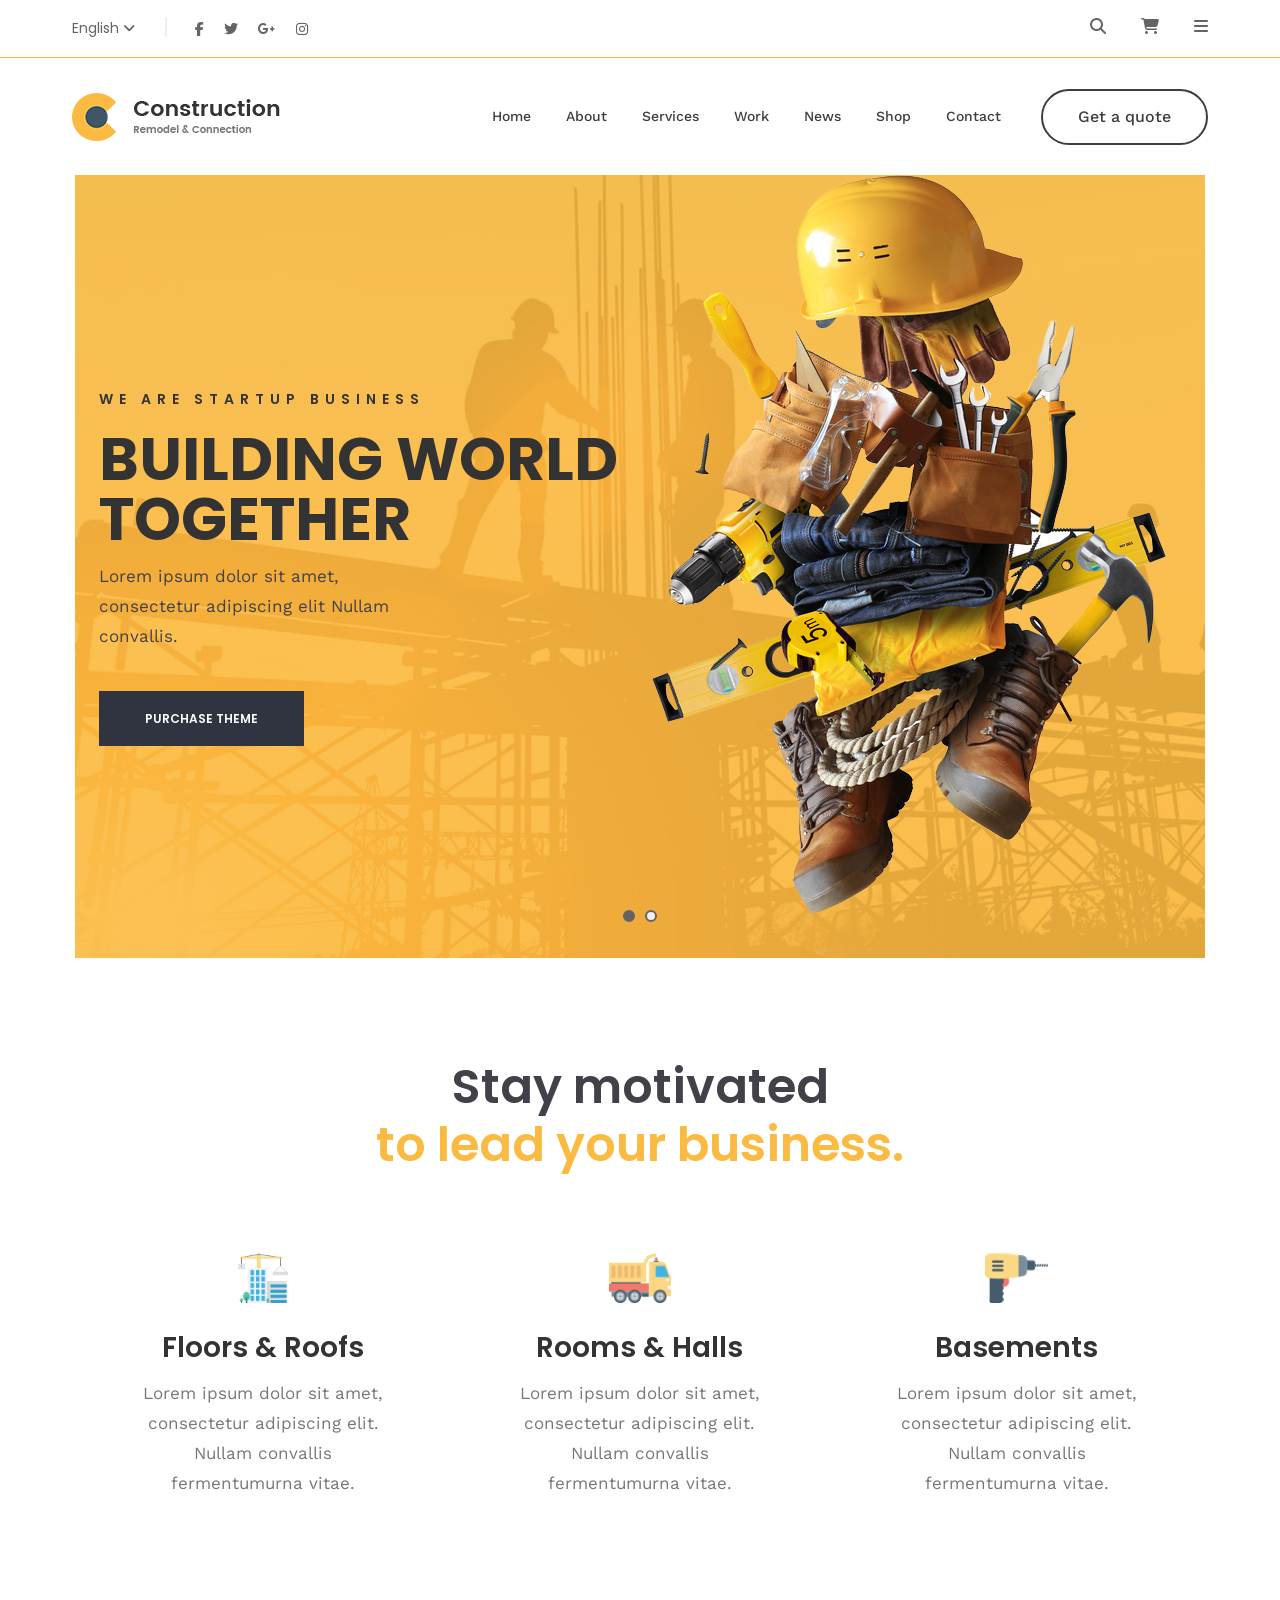
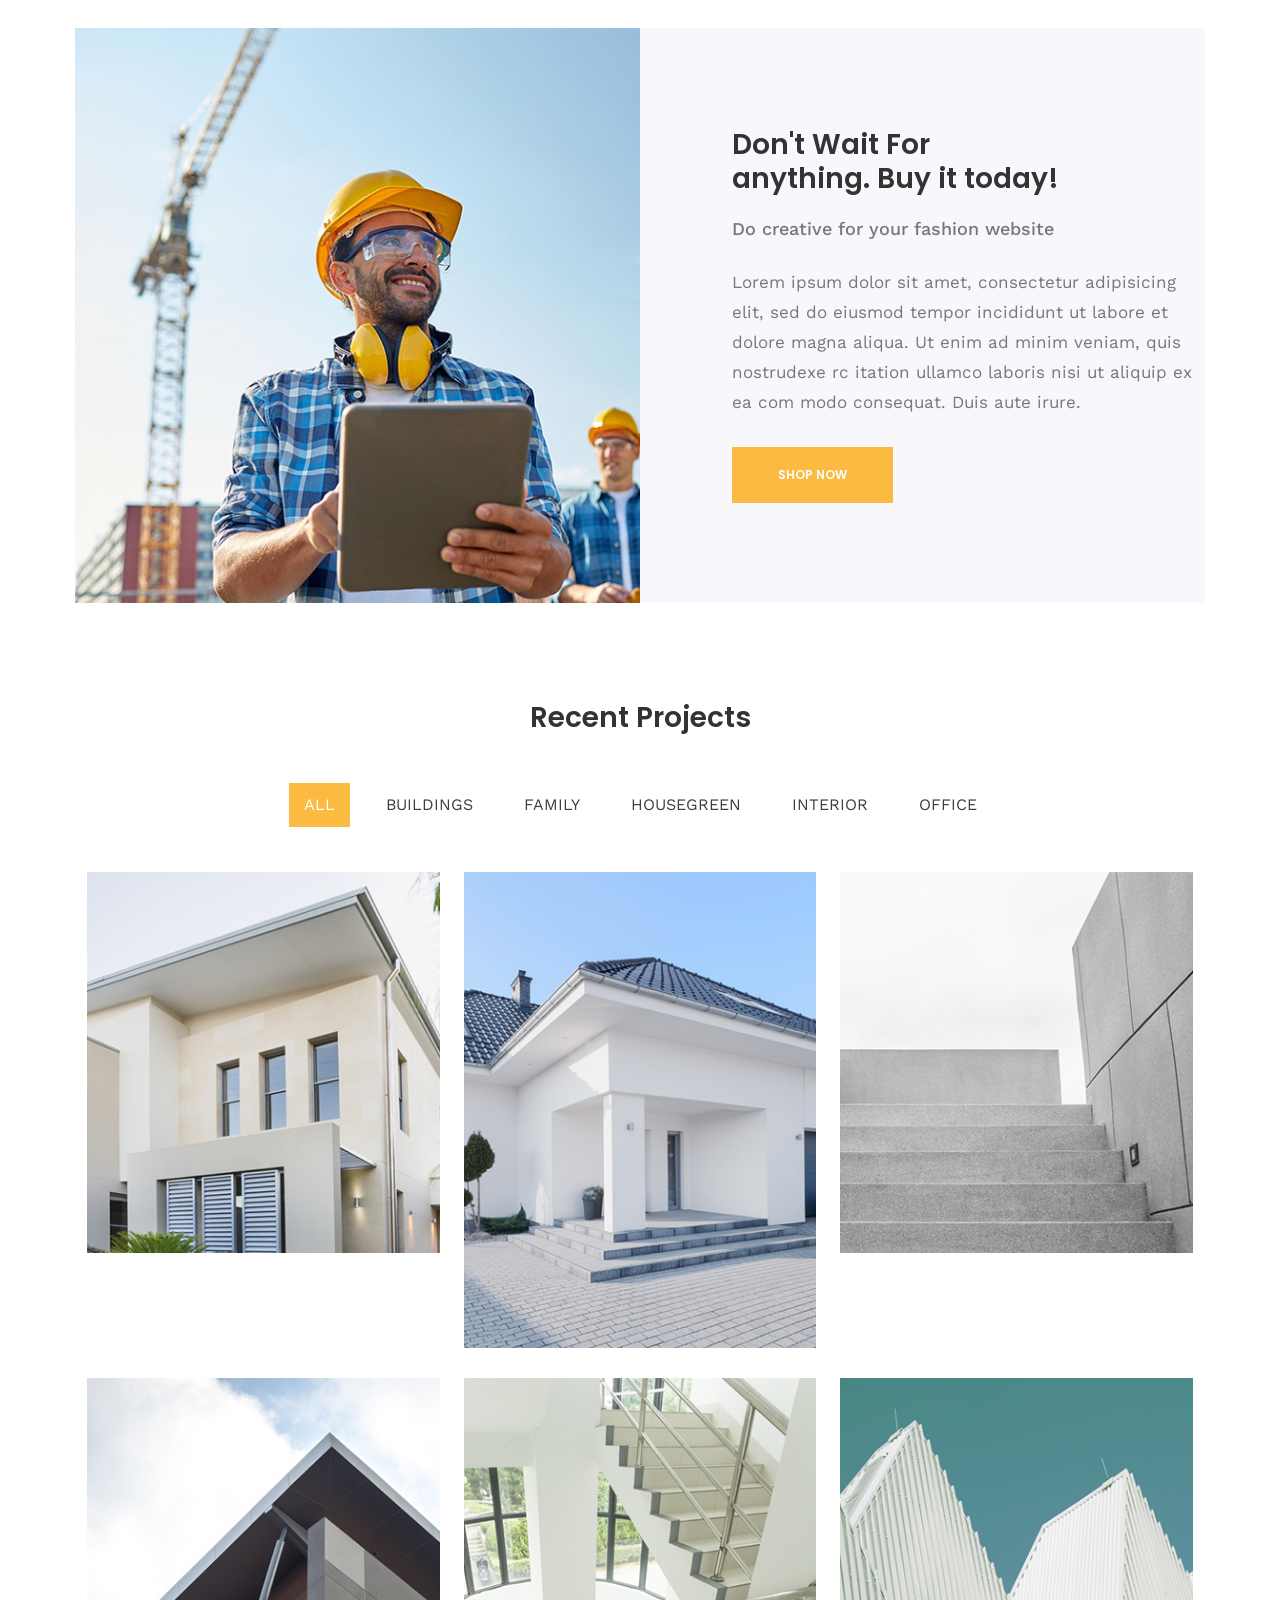
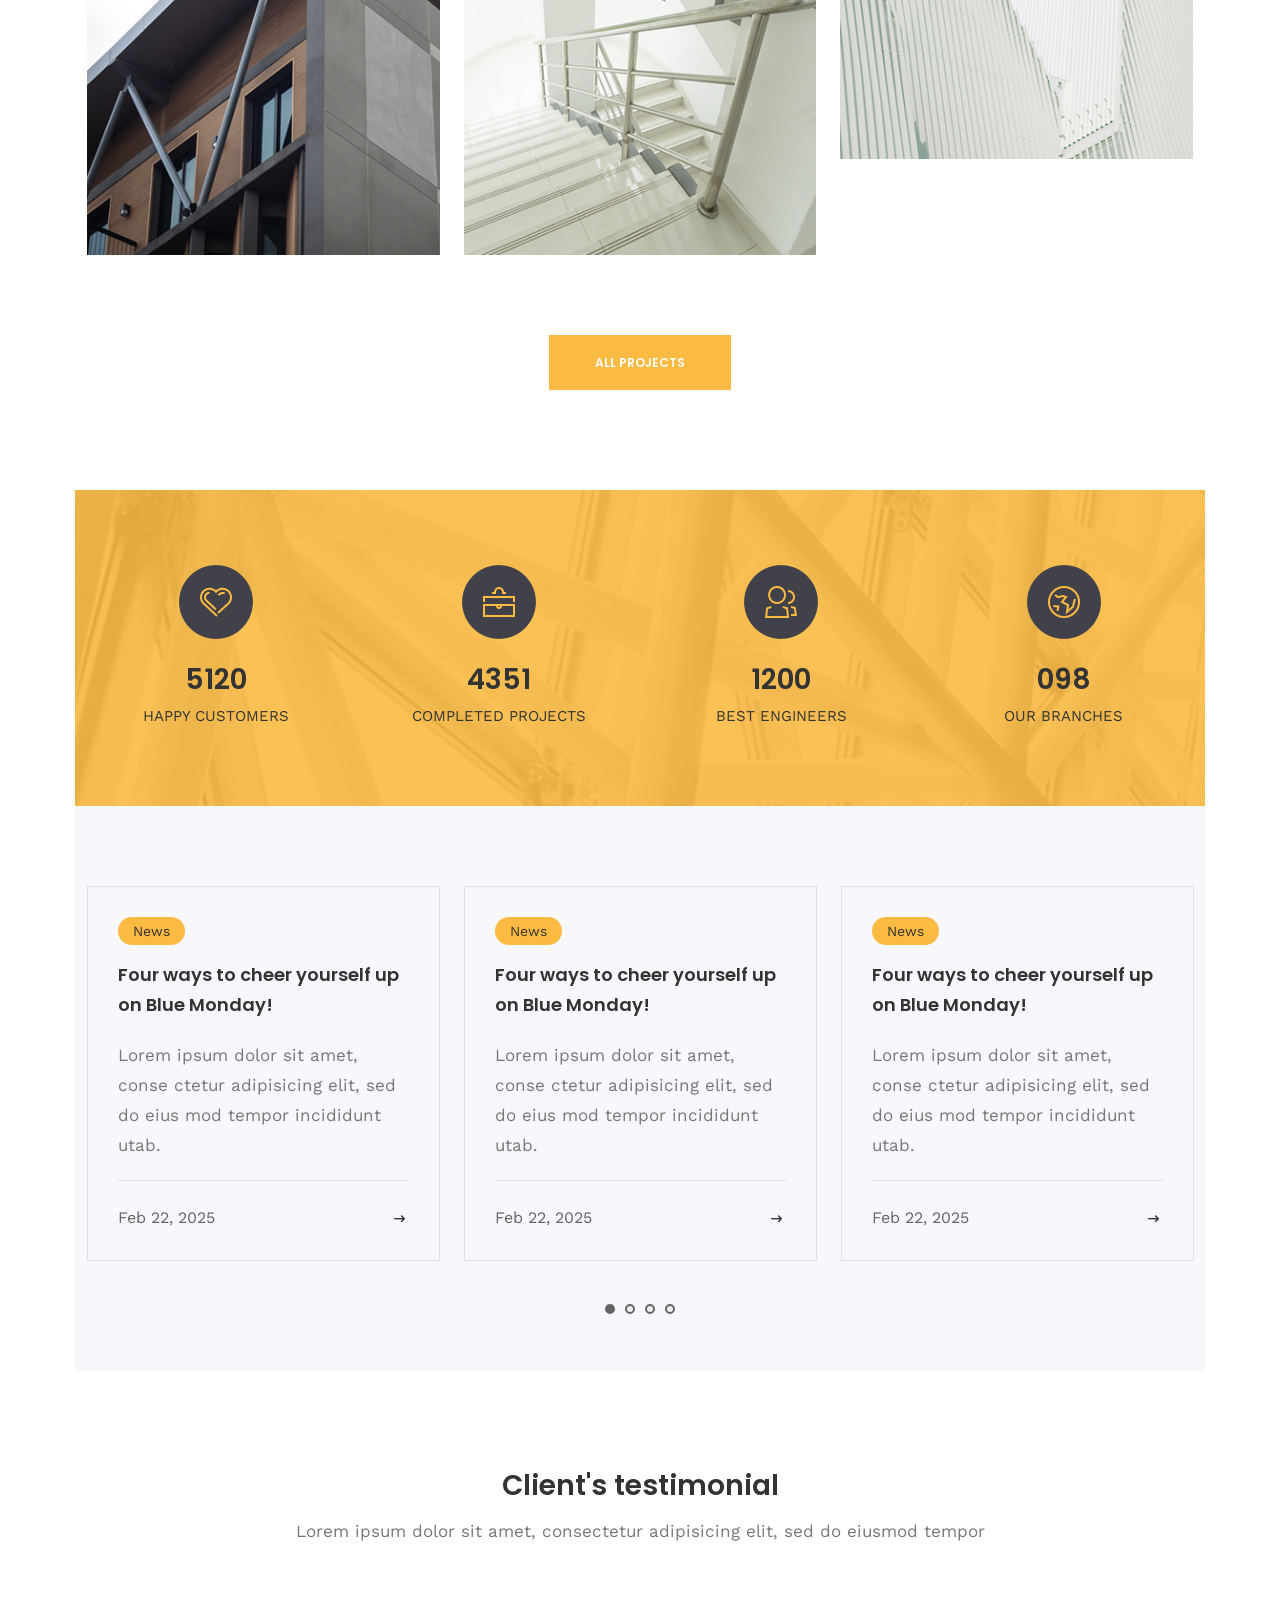
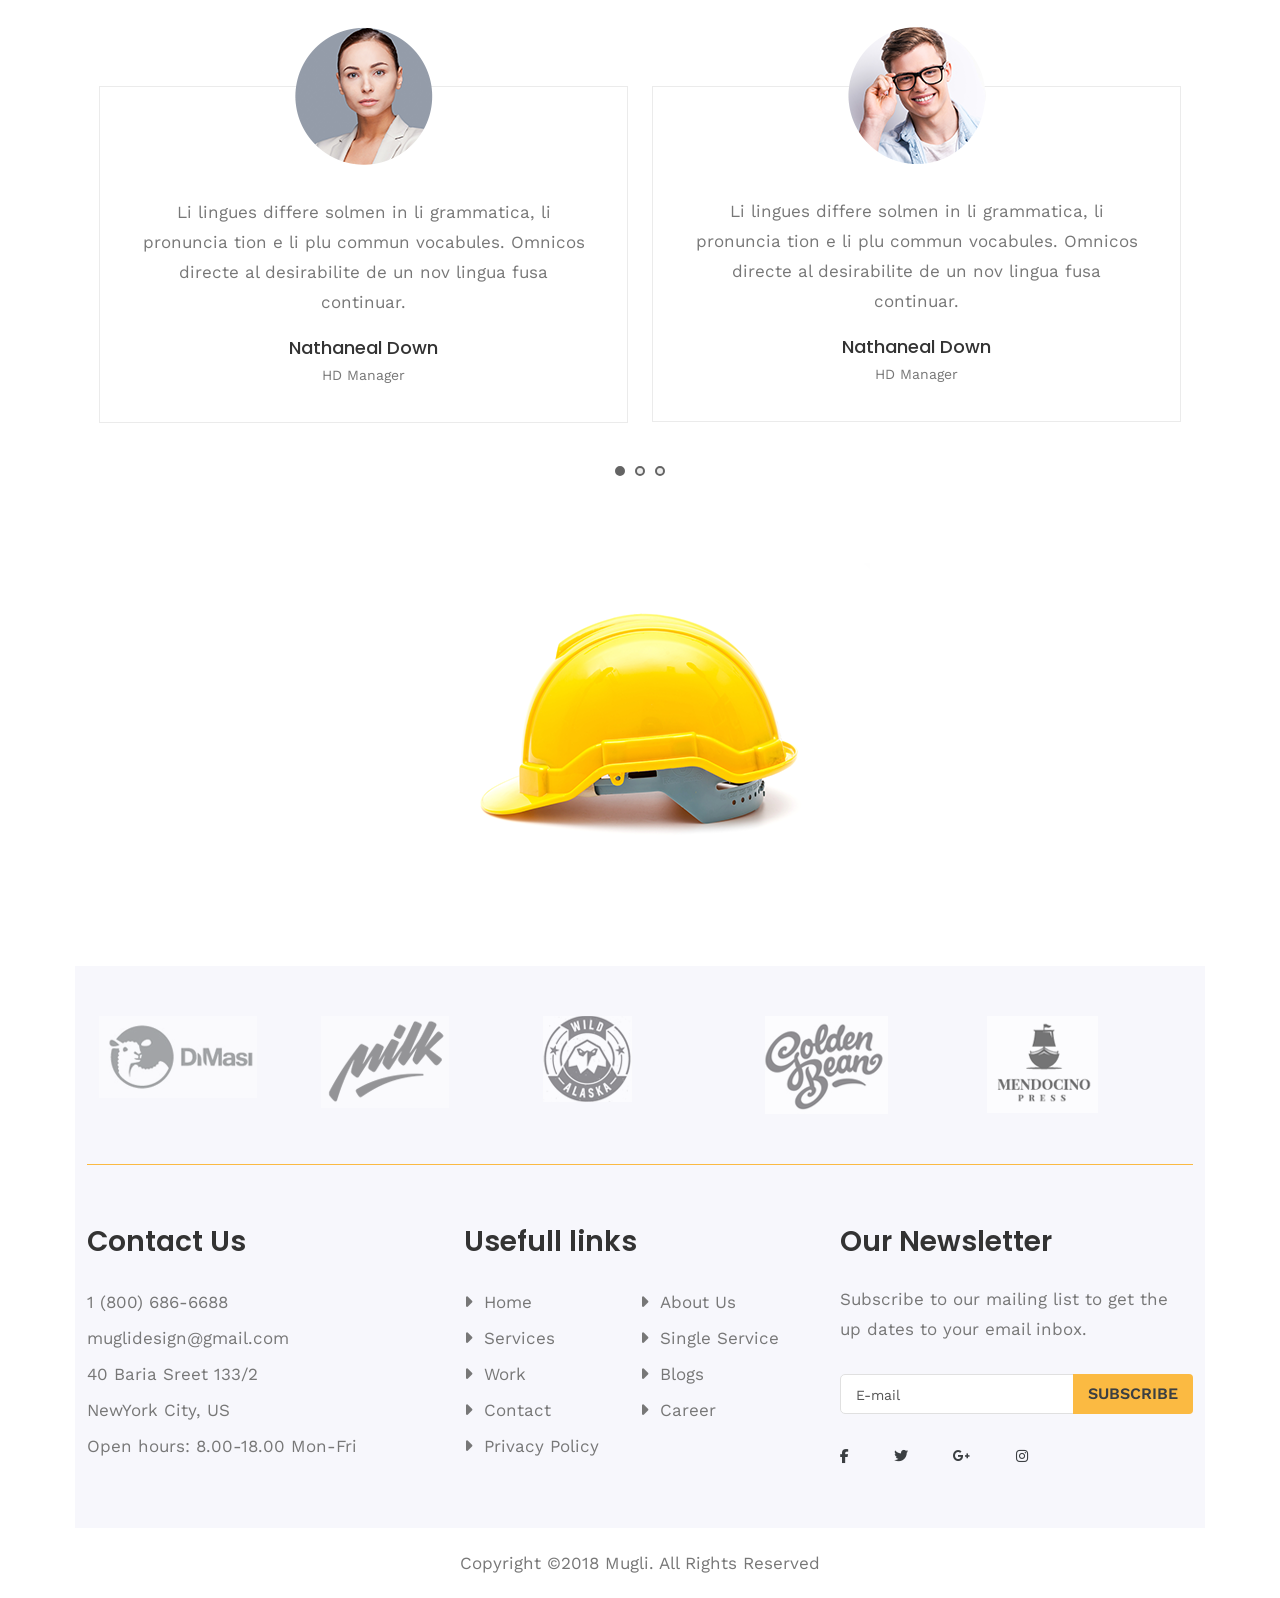
<file: index.html>
<!DOCTYPE html>
<html lang="zxx">
  <head>
    <meta charset="UTF-8" />
    <meta name="viewport" content="width=device-width, initial-scale=1.0" />
    <title>Constraction Project</title>
    <link rel="shortcut icon" href="favicon.ico" type="image/x-icon" />
    <link rel="stylesheet" href="css/bootstrap.min.css" />
    <link rel="stylesheet" href="https://cdnjs.cloudflare.com/ajax/libs/font-awesome/6.7.2/css/all.min.css" />
    <link rel="stylesheet" href="css/slick.css" />
    <link rel="stylesheet" href="css/meanmenu.css" />
    <link rel="stylesheet" href="css/magnific-popup.css" />
    <link rel="stylesheet" href="css/default.css" />
    <link rel="stylesheet" href="css/style.css" />
    <link rel="stylesheet" href="css/responsive.css" />
  </head>
  <body>
    <header>
      <!-- Top Header Section -->
      <div class="header-top-area pl-60 pr-60">
        <div class="container-fluid">
          <div class="row">
            <div class="col-xl-6 col-lg-6 col-md-6 col-6 d-flex align-items-center">
              <div class="language">
                <ul>
                  <li>
                    <a href="#">
                      English
                      <i class="fa-solid fa-angle-down"></i>
                    </a>
                    <ul>
                      <li><a href="#">Arabic</a></li>
                      <li><a href="#">Bangla</a></li>
                      <li><a href="#">Turkie</a></li>
                      <li><a href="#">German</a></li>
                      <li><a href="#">China</a></li>
                      <li><a href="#">Deutch</a></li>
                    </ul>
                  </li>
                </ul>
              </div>
              <div class="social-icon d-none d-md-block">
                <a href="#"><i class="fa-brands fa-facebook-f"></i></a>
                <a href="#"><i class="fa-brands fa-twitter"></i></a>
                <a href="#"><i class="fa-brands fa-google-plus-g"></i></a>
                <a href="#"><i class="fa-brands fa-instagram"></i></a>
              </div>
            </div>
            <div class="col-xl-6 col-lg-6 col-md-6 col-6">
              <div class="header-right f-right">
                <ul>
                  <li>
                    <a href="#"><i class="fa-solid fa-magnifying-glass"></i></a>
                    <div class="search-form">
                      <form action="#">
                        <input placeholder="Search" type="text" />
                        <button><i class="fa-solid fa-magnifying-glass"></i></button>
                      </form>
                    </div>
                  </li>
                  <li>
                    <a href="#"><i class="fa-solid fa-cart-shopping"></i></a>
                  </li>
                  <li>
                    <a class="info-bar" href="#"><i class="fa-solid fa-bars"></i></a>
                  </li>
                </ul>
              </div>
            </div>
          </div>
        </div>
      </div>
      <div class="extra-info">
        <div class="close-icon">
          <button><i class="fa-solid fa-xmark"></i></button>
        </div>
        <p>Lorem ipsum dolor sit amet, consectetur adipisicing elit, sed do eiusmod tempor incididunt ut labore et dolore magna aliqua. Ut enim ad minim veniam, quis nostrudexe rc itation ullamco laboris nisi ut aliquip ex ea com modo consequat. Duis aute irure.</p>
        <div class="instagram">
          <a href="#"><img src="img/insta/insta1.jpg" alt="" /></a>
          <a href="#"><img src="img/insta/insta2.jpg" alt="" /></a>
          <a href="#"><img src="img/insta/insta3.jpg" alt="" /></a>
          <a href="#"><img src="img/insta/insta4.jpg" alt="" /></a>
          <a href="#"><img src="img/insta/insta1.jpg" alt="" /></a>
          <a href="#"><img src="img/insta/insta2.jpg" alt="" /></a>
        </div>
        <div class="social-link-right mt-30">
          <a href="#"><i class="fa-brands fa-facebook-f"></i></a>
          <a href="#"><i class="fa-brands fa-twitter"></i></a>
          <a href="#"><i class="fa-brands fa-google-plus-g"></i></a>
          <a href="#"><i class="fa-brands fa-instagram"></i></a>
        </div>
      </div>

      <!-- Bottom Header Section -->
      <div class="header-bottom-area pl-60 pr-60">
        <div class="container-fluid">
          <div class="row align-items-center">
            <div class="col-xl-3 col-lg-3">
              <div class="logo">
                <a href="index.html"><img src="img/logo/logo.png" alt="" /></a>
              </div>
            </div>
            <div class="col-xl-9 col-lg-9">
              <div class="header-button f-right d-none d-lg-block">
                <a href="#">Get a quote</a>
              </div>
              <div class="main-menu f-right">
                <nav id="mobile-menu">
                  <ul>
                    <li>
                      <a href="index.html">Home</a>
                      <ul class="submenu">
                        <li>
                          <a href="index-2.html">Home v2</a>
                        </li>
                        <li><a href="index-3.html">Home v3</a></li>
                      </ul>
                    </li>
                    <li><a href="about.html">About</a></li>
                    <li><a href="services.html">Services</a></li>
                    <li>
                      <a href="work.html">Work</a>
                      <ul class="submenu">
                        <li>
                          <a href="work-details.html">Work Details</a>
                        </li>
                      </ul>
                    </li>
                    <li>
                      <a href="news.html">News</a>
                      <ul class="submenu">
                        <li>
                          <a href="news-details.html">News Details</a>
                        </li>
                        <li><a href="news-sidebar.html">News Sidebar</a></li>
                      </ul>
                    </li>
                    <li>
                      <a href="shop.html">Shop</a>
                      <ul class="submenu">
                        <li>
                          <a href="shop.html">Product Page</a>
                        </li>
                        <li><a href="product-details.html">Product Details</a></li>
                        <li><a href="cart.html">Cart Page</a></li>
                      </ul>
                    </li>
                    <li><a href="contact.html">Contact</a></li>
                  </ul>
                </nav>
              </div>
              <div class="mobile-menu"></div>
            </div>
          </div>
        </div>
      </div>
    </header>

    <!-- Slider Start -->
    <div class="wrapper-box pl-75 pr-75">
      <div class="slider-area">
        <div class="slider-active">
          <div class="single-slider slider-height d-flex align-items-center" style="background-image: url(img/slider/slider1.jpg)">
            <div class="container">
              <div class="row">
                <div class="col-xl-6 col-lg-7 col-md-12 d-flex align-items-center">
                  <div class="slider-content">
                    <span>We are startup business</span>
                    <h1>BUILDING WORLD TOGETHER</h1>
                    <p>Lorem ipsum dolor sit amet, consectetur adipiscing elit Nullam convallis.</p>
                    <a class="btn" href="#">purchase theme</a>
                  </div>
                </div>
                <div class="col-xl-6 col-lg-5 d-none d-lg-block">
                  <div class="slide-img">
                    <img src="img/slider/slide.png" alt="" />
                  </div>
                </div>
              </div>
            </div>
          </div>
          <div class="single-slider slider-height d-flex align-items-center" style="background-image: url(img/slider/slider1.jpg)">
            <div class="container">
              <div class="row">
                <div class="col-xl-6 col-lg-7 col-md-12 d-flex align-items-center">
                  <div class="slider-content">
                    <span>We are startup business</span>
                    <h1>BUILDING WORLD TOGETHER</h1>
                    <p>Lorem ipsum dolor sit amet, consectetur adipiscing elit Nullam convallis.</p>
                    <a class="btn" href="#">purchase theme</a>
                  </div>
                </div>
                <div class="col-xl-6 col-lg-5 d-none d-lg-block">
                  <div class="slide-img">
                    <img src="img/slider/slide.png" alt="" />
                  </div>
                </div>
              </div>
            </div>
          </div>
        </div>
      </div>

      <div class="features-area pt-100 pb-100">
        <div class="container">
          <div class="row">
            <div class="col-xl-12">
              <div class="features-title text-center mb-80">
                <h2>
                  Stay motivated
                  <br />
                  <span>to lead your business.</span>
                </h2>
              </div>
            </div>
          </div>
          <div class="row">
            <div class="col-xl-4 col-lg-4 col-md-4">
              <div class="single-feature text-center mb-30">
                <img src="img/icon/icon1.png" alt="" />
                <h2>Floors & Roofs</h2>
                <p>Lorem ipsum dolor sit amet, consectetur adipiscing elit. Nullam convallis fermentumurna vitae.</p>
              </div>
            </div>
            <div class="col-xl-4 col-lg-4 col-md-4">
              <div class="single-feature text-center mb-30">
                <img src="img/icon/icon2.png" alt="" />
                <h2>Rooms & Halls</h2>
                <p>Lorem ipsum dolor sit amet, consectetur adipiscing elit. Nullam convallis fermentumurna vitae.</p>
              </div>
            </div>
            <div class="col-xl-4 col-lg-4 col-md-4">
              <div class="single-feature text-center mb-30">
                <img src="img/icon/icon3.png" alt="" />
                <h2>Basements</h2>
                <p>Lorem ipsum dolor sit amet, consectetur adipiscing elit. Nullam convallis fermentumurna vitae.</p>
              </div>
            </div>
          </div>
        </div>
      </div>
      <!-- Buy Area -->
      <div class="promotion-area gray-bg">
        <div class="promotion-img d-none d-md-block" style="background-image: url(img/hero.jpg)"></div>
        <div class="container">
          <div class="row">
            <div class="col-xl-6 offset-xl-6 col-lg-6 offset-lg-6 col-md-6 offset-md-6">
              <div class="promotion-text pt-100 pb-100 pl-80">
                <h3>
                  Don't Wait For
                  <br />
                  anything. Buy it today!
                </h3>
                <span>Do creative for your fashion website</span>
                <p>Lorem ipsum dolor sit amet, consectetur adipisicing elit, sed do eiusmod tempor incididunt ut labore et dolore magna aliqua. Ut enim ad minim veniam, quis nostrudexe rc itation ullamco laboris nisi ut aliquip ex ea com modo consequat. Duis aute irure.</p>
                <a href="#" class="btn brand-btn">SHOP NOW</a>
              </div>
            </div>
          </div>
        </div>
      </div>
      <!-- Portfolio Area -->
      <div class="portfolio-area pt-100 pb-100">
        <div class="container">
          <div class="row">
            <div class="col-xl-12">
              <div class="section-title text-center mb-50">
                <h2>Recent Projects</h2>
              </div>
            </div>
          </div>
          <div class="row">
            <div class="col-xl-12">
              <div class="filter-menu">
                <div class="portfolio-menu filter-button-group mb-45 text-center">
                  <button class="active" data-filter="*">All</button>
                  <button data-filter="cat1">Buildings</button>
                  <button data-filter="cat2">Family</button>
                  <button data-filter="cat3">Housegreen</button>
                  <button data-filter="cat4">Interior</button>
                  <button data-filter="cat5">Office</button>
                </div>
              </div>
            </div>
          </div>
          <div class="row grid">
            <div class="col-xl-4 col-lg-4 col-md-6 grid-item">
              <div class="portfolio-wrapper mb-30">
                <div class="portfolio-thumb">
                  <img src="img/portfolio/sample1.jpg" alt="" />
                </div>
                <div class="portfolio-content">
                  <div class="icon">
                    <a class="popup-img" href="img/portfolio/sample1.jpg"><i class="fa-solid fa-plus"></i></a>
                  </div>

                  <h3><a href="#">Aplumber Repairs Pipes</a></h3>
                  <span>Buildings, Office</span>
                </div>
              </div>
            </div>
            <div class="col-xl-4 col-lg-4 col-md-6 grid-item">
              <div class="portfolio-wrapper mb-30">
                <div class="portfolio-thumb">
                  <img src="img/portfolio/sample2.jpg" alt="" />
                </div>
                <div class="portfolio-content">
                  <div class="icon">
                    <a class="popup-img" href="img/portfolio/sample2.jpg"><i class="fa-solid fa-plus"></i></a>
                  </div>

                  <h3><a href="#">Aplumber Repairs Pipes</a></h3>
                  <span>Buildings, Office</span>
                </div>
              </div>
            </div>
            <div class="col-xl-4 col-lg-4 col-md-6 grid-item">
              <div class="portfolio-wrapper mb-30">
                <div class="portfolio-thumb">
                  <img src="img/portfolio/sample3.jpg" alt="" />
                </div>
                <div class="portfolio-content">
                  <div class="icon">
                    <a class="popup-img" href="img/portfolio/sample3.jpg"><i class="fa-solid fa-plus"></i></a>
                  </div>

                  <h3><a href="#">Aplumber Repairs Pipes</a></h3>
                  <span>Buildings, Office</span>
                </div>
              </div>
            </div>
            <div class="col-xl-4 col-lg-4 col-md-6 grid-item">
              <div class="portfolio-wrapper mb-30">
                <div class="portfolio-thumb">
                  <img src="img/portfolio/sample4.jpg" alt="" />
                </div>
                <div class="portfolio-content">
                  <div class="icon">
                    <a class="popup-img" href="img/portfolio/sample4.jpg"><i class="fa-solid fa-plus"></i></a>
                  </div>

                  <h3><a href="#">Aplumber Repairs Pipes</a></h3>
                  <span>Buildings, Office</span>
                </div>
              </div>
            </div>
            <div class="col-xl-4 col-lg-4 col-md-6 grid-item">
              <div class="portfolio-wrapper mb-30">
                <div class="portfolio-thumb">
                  <img src="img/portfolio/sample5.jpg" alt="" />
                </div>
                <div class="portfolio-content">
                  <div class="icon">
                    <a class="popup-img" href="img/portfolio/sample5.jpg"><i class="fa-solid fa-plus"></i></a>
                  </div>

                  <h3><a href="#">Aplumber Repairs Pipes</a></h3>
                  <span>Buildings, Office</span>
                </div>
              </div>
            </div>
            <div class="col-xl-4 col-lg-4 col-md-6 grid-item">
              <div class="portfolio-wrapper mb-30">
                <div class="portfolio-thumb">
                  <img src="img/portfolio/sample6.jpg" alt="" />
                </div>
                <div class="portfolio-content">
                  <div class="icon">
                    <a class="popup-img" href="img/portfolio/sample6.jpg"><i class="fa-solid fa-plus"></i></a>
                  </div>

                  <h3><a href="#">Aplumber Repairs Pipes</a></h3>
                  <span>Buildings, Office</span>
                </div>
              </div>
            </div>
          </div>
          <div class="row">
            <div class="view-project text-center mt-50">
              <a class="btn brand-btn" href="#">All Projects</a>
            </div>
          </div>
        </div>
      </div>
      <!-- Counter Area -->
      <div class="counter-area pt-75 pb-45" style="background-image: url(img/counterbg.jpg)">
        <div class="container">
          <div class="row">
            <div class="col-xl-3 col-lg-3 col-md-3">
              <div class="single-counter text-center mb-30">
                <img src="img/icon/love.png" alt="" />
                <span class="counter">5120</span>
                <p>Happy customers</p>
              </div>
            </div>
            <div class="col-xl-3 col-lg-3 col-md-3">
              <div class="single-counter text-center mb-30">
                <img src="img/icon/bag.png" alt="" />
                <span class="counter">4351</span>
                <p>Completed Projects</p>
              </div>
            </div>
            <div class="col-xl-3 col-lg-3 col-md-3">
              <div class="single-counter text-center mb-30">
                <img src="img/icon/man.png" alt="" />
                <span class="counter">1200</span>
                <p>Best Engineers</p>
              </div>
            </div>
            <div class="col-xl-3 col-lg-3 col-md-3">
              <div class="single-counter text-center mb-30">
                <img src="img/icon/globe.png" alt="" />
                <span class="counter">098</span>
                <p>Our Branches</p>
              </div>
            </div>
          </div>
        </div>
      </div>
      <!-- Latest Blog Area -->
      <div class="latest-blog-area gray-bg pt-80 pb-110">
        <div class="container">
          <div class="custom-row">
            <div class="blog-active row">
              <div class="col-xl-4">
                <div class="blog-wrapper">
                  <div class="blog-inner">
                    <span class="tag-blog"><a href="#">News</a></span>
                    <h4><a href="blog-details.html">Four ways to cheer yourself up on Blue Monday!</a></h4>
                    <p>Lorem ipsum dolor sit amet, conse ctetur adipisicing elit, sed do eius mod tempor incididunt utab.</p>
                    <div class="blog-meta">
                      <span class="f-left">Feb 22, 2025</span>
                      <span class="f-right blog-more-btn">
                        <a href="#"><i class="fa-solid fa-arrow-right-long"></i></a>
                        <span class="blog-more">More</span>
                      </span>
                    </div>
                  </div>
                </div>
              </div>
              <div class="col-xl-4">
                <div class="blog-wrapper">
                  <div class="blog-inner">
                    <span class="tag-blog"><a href="#">News</a></span>
                    <h4><a href="blog-details.html">Four ways to cheer yourself up on Blue Monday!</a></h4>
                    <p>Lorem ipsum dolor sit amet, conse ctetur adipisicing elit, sed do eius mod tempor incididunt utab.</p>
                    <div class="blog-meta">
                      <span class="f-left">Feb 22, 2025</span>
                      <span class="f-right blog-more-btn">
                        <a href="#"><i class="fa-solid fa-arrow-right-long"></i></a>
                        <span class="blog-more">More</span>
                      </span>
                    </div>
                  </div>
                </div>
              </div>
              <div class="col-xl-4">
                <div class="blog-wrapper">
                  <div class="blog-inner">
                    <span class="tag-blog"><a href="#">News</a></span>
                    <h4><a href="blog-details.html">Four ways to cheer yourself up on Blue Monday!</a></h4>
                    <p>Lorem ipsum dolor sit amet, conse ctetur adipisicing elit, sed do eius mod tempor incididunt utab.</p>
                    <div class="blog-meta">
                      <span class="f-left">Feb 22, 2025</span>
                      <span class="f-right blog-more-btn">
                        <a href="#"><i class="fa-solid fa-arrow-right-long"></i></a>
                        <span class="blog-more">More</span>
                      </span>
                    </div>
                  </div>
                </div>
              </div>
              <div class="col-xl-4">
                <div class="blog-wrapper">
                  <div class="blog-inner">
                    <span class="tag-blog"><a href="#">News</a></span>
                    <h4><a href="blog-details.html">Four ways to cheer yourself up on Blue Monday!</a></h4>
                    <p>Lorem ipsum dolor sit amet, conse ctetur adipisicing elit, sed do eius mod tempor incididunt utab.</p>
                    <div class="blog-meta">
                      <span class="f-left">Feb 22, 2025</span>
                      <span class="f-right blog-more-btn">
                        <a href="#"><i class="fa-solid fa-arrow-right-long"></i></a>
                        <span class="blog-more">More</span>
                      </span>
                    </div>
                  </div>
                </div>
              </div>
            </div>
          </div>
        </div>
      </div>
      <!-- Tesimonial Area -->
      <div class="testimonial-area pt-100 pb-100">
        <div class="container">
          <div class="row">
            <div class="col-xl-12">
              <div class="section-title text-center mb-80">
                <h2>Client's testimonial</h2>
                <p>Lorem ipsum dolor sit amet, consectetur adipisicing elit, sed do eiusmod tempor</p>
              </div>
            </div>
          </div>
          <div class="custom-row">
            <div class="testimonial-active">
              <div class="col-xl-6">
                <div class="testimonial-wrapper text-center">
                  <div class="testimonial-img">
                    <img src="img/testimonial/nathaneal.png" alt="" />
                  </div>
                  <p>Li lingues differe solmen in li grammatica, li pronuncia tion e li plu commun vocabules. Omnicos directe al desirabilite de un nov lingua fusa continuar.</p>
                  <div class="client-info">
                    <h4>Nathaneal Down</h4>
                    <span>HD Manager</span>
                  </div>
                </div>
              </div>
              <div class="col-xl-6">
                <div class="testimonial-wrapper text-center">
                  <div class="testimonial-img">
                    <img src="img/testimonial/Bodrum.png" alt="" />
                  </div>
                  <p>Li lingues differe solmen in li grammatica, li pronuncia tion e li plu commun vocabules. Omnicos directe al desirabilite de un nov lingua fusa continuar.</p>
                  <div class="client-info">
                    <h4>Nathaneal Down</h4>
                    <span>HD Manager</span>
                  </div>
                </div>
              </div>
              <div class="col-xl-6">
                <div class="testimonial-wrapper text-center">
                  <div class="testimonial-img">
                    <img src="img/testimonial/nathaneal.png" alt="" />
                  </div>
                  <p>Li lingues differe solmen in li grammatica, li pronuncia tion e li plu commun vocabules. Omnicos directe al desirabilite de un nov lingua fusa continuar.</p>
                  <div class="client-info">
                    <h4>Nathaneal Down</h4>
                    <span>HD Manager</span>
                  </div>
                </div>
              </div>
            </div>
          </div>
          <div class="row">
            <div class="col-xl-12">
              <div class="cap text-center pt-140">
                <img src="img/helemt.png" alt="" />
              </div>
            </div>
          </div>
        </div>
      </div>
      <!-- Footer Section -->
      <footer>
        <div class="brand-area gray-bg">
          <div class="container">
            <div class="brand-active brand-border pt-50 pb-50">
              <div class="single-brand">
                <a href="#"><img src="img/brandlogo/dmasi.png" alt="" /></a>
              </div>
              <div class="single-brand">
                <a href="#"><img src="img/brandlogo/milk.png" alt="" /></a>
              </div>
              <div class="single-brand">
                <a href="#"><img src="img/brandlogo/wild.png" alt="" /></a>
              </div>
              <div class="single-brand">
                <a href="#"><img src="img/brandlogo/golden.png" alt="" /></a>
              </div>
              <div class="single-brand">
                <a href="#"><img src="img/brandlogo/mendocino.png" alt="" /></a>
              </div>
              <div class="single-brand">
                <a href="#"><img src="img/brandlogo/dmasi.png" alt="" /></a>
              </div>
            </div>
          </div>
        </div>
        <div class="widget-area gray-bg pt-60 pb-30">
          <div class="container">
            <div class="row">
              <div class="col-xl-4 col-lg-3 col-md-4 mb-30">
                <div class="footer-widget">
                  <h3>Contact Us</h3>
                  <div class="footer-info">
                    <ul>
                      <li>1 (800) 686-6688</li>
                      <li>muglidesign@gmail.com</li>
                      <li>40 Baria Sreet 133/2</li>
                      <li>NewYork City, US</li>
                      <li>Open hours: 8.00-18.00 Mon-Fri</li>
                    </ul>
                  </div>
                </div>
              </div>
              <div class="col-xl-4 col-lg-5 col-md-3 mb-30">
                <div class="footer-widget">
                  <h3>Usefull links</h3>
                  <div class="footer-link">
                    <ul>
                      <li><a href="index.html">Home</a></li>
                      <li><a href="#">About Us</a></li>
                      <li><a href="#">Services</a></li>
                      <li><a href="#">Single Service</a></li>
                      <li><a href="#">Work</a></li>
                      <li><a href="#">Blogs</a></li>
                      <li><a href="#">Contact</a></li>
                      <li><a href="#">Career</a></li>
                      <li><a href="#">Privacy Policy</a></li>
                    </ul>
                  </div>
                </div>
              </div>
              <div class="col-xl-4 col-lg-4 col-md-5 mb-30">
                <div class="footer-widget">
                  <h3>Our Newsletter</h3>
                  <p class="pb-15">Subscribe to our mailing list to get the up dates to your email inbox.</p>
                  <form action="#">
                    <input type="email" placeholder="E-mail" />
                    <button class="brand-btn">Subscribe</button>
                  </form>
                  <div class="footer-icon mt-30">
                    <a href="#"><i class="fa-brands fa-facebook-f"></i></a>
                    <a href="#"><i class="fa-brands fa-twitter"></i></a>
                    <a href="#"><i class="fa-brands fa-google-plus-g"></i></a>
                    <a href="#"><i class="fa-brands fa-instagram"></i></a>
                  </div>
                </div>
              </div>
            </div>
          </div>
        </div>
        <div class="copyright-area">
          <div class="container">
            <div class="copyright-text text-center pt-20 pb-20">
              <p>Copyright ©2018 Mugli. All Rights Reserved</p>
            </div>
          </div>
        </div>
      </footer>
    </div>

    <!-- Js Link -->
    <script src="js/vendor/modernizr-3.5.0.min.js"></script>
    <script src="js/vendor/jquery-3.7.1.min.js"></script>
    <script src="js/bootstrap.bundle.min.js"></script>
    <script src="js/fontawesome.min.js"></script>
    <script src="js/slick.min.js"></script>
    <script src="js/jquery.nice-select.min.js"></script>
    <script src="js/isotope.pkgd.min.js"></script>
    <script src="js/jquery.magnific-popup.min.js"></script>
    <script src="js/jquery.meanmenu.min.js"></script>
    <!-- <script src="http://cdnjs.cloudflare.com/ajax/libs/waypoints/2.0.3/waypoints.min.js"></script>
    <script src="js/jquery.counterup.min.js"></script> -->
    <script src="js/main.js"></script>
  </body>
</html>
</file>
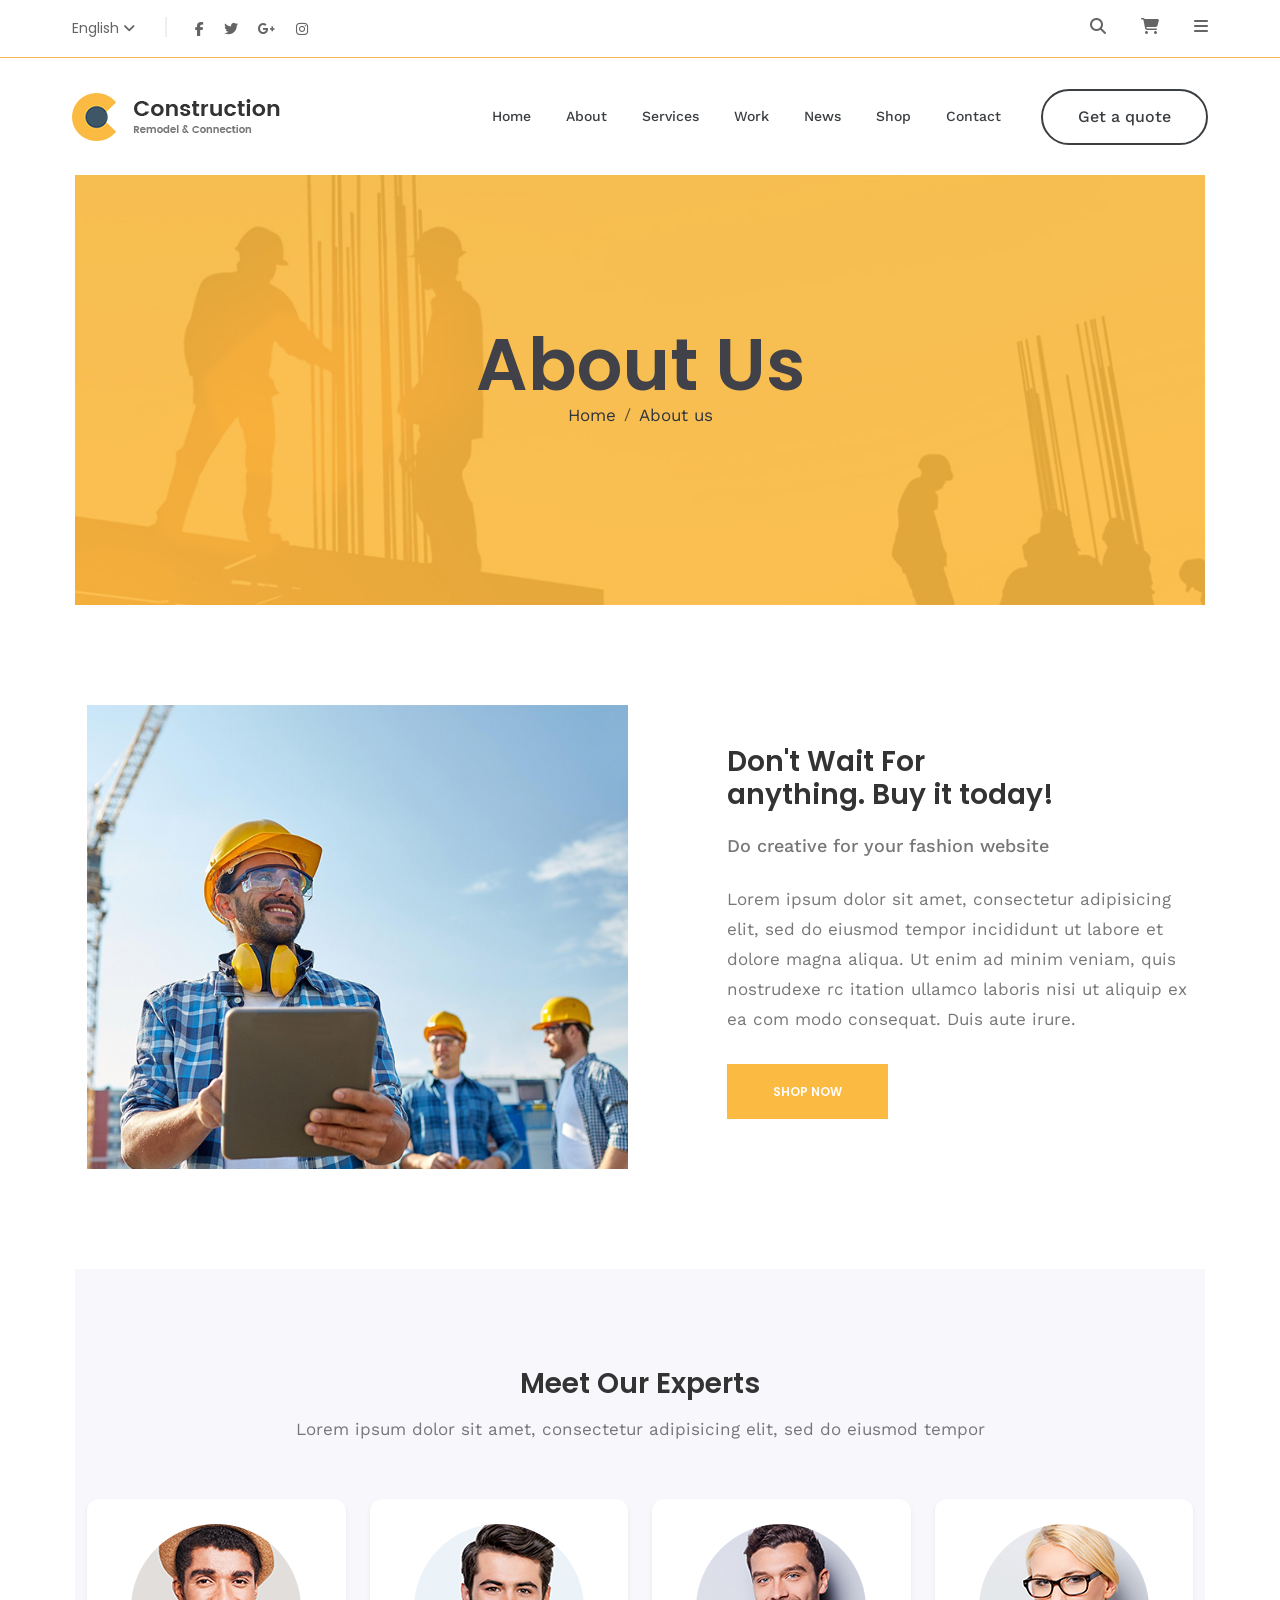
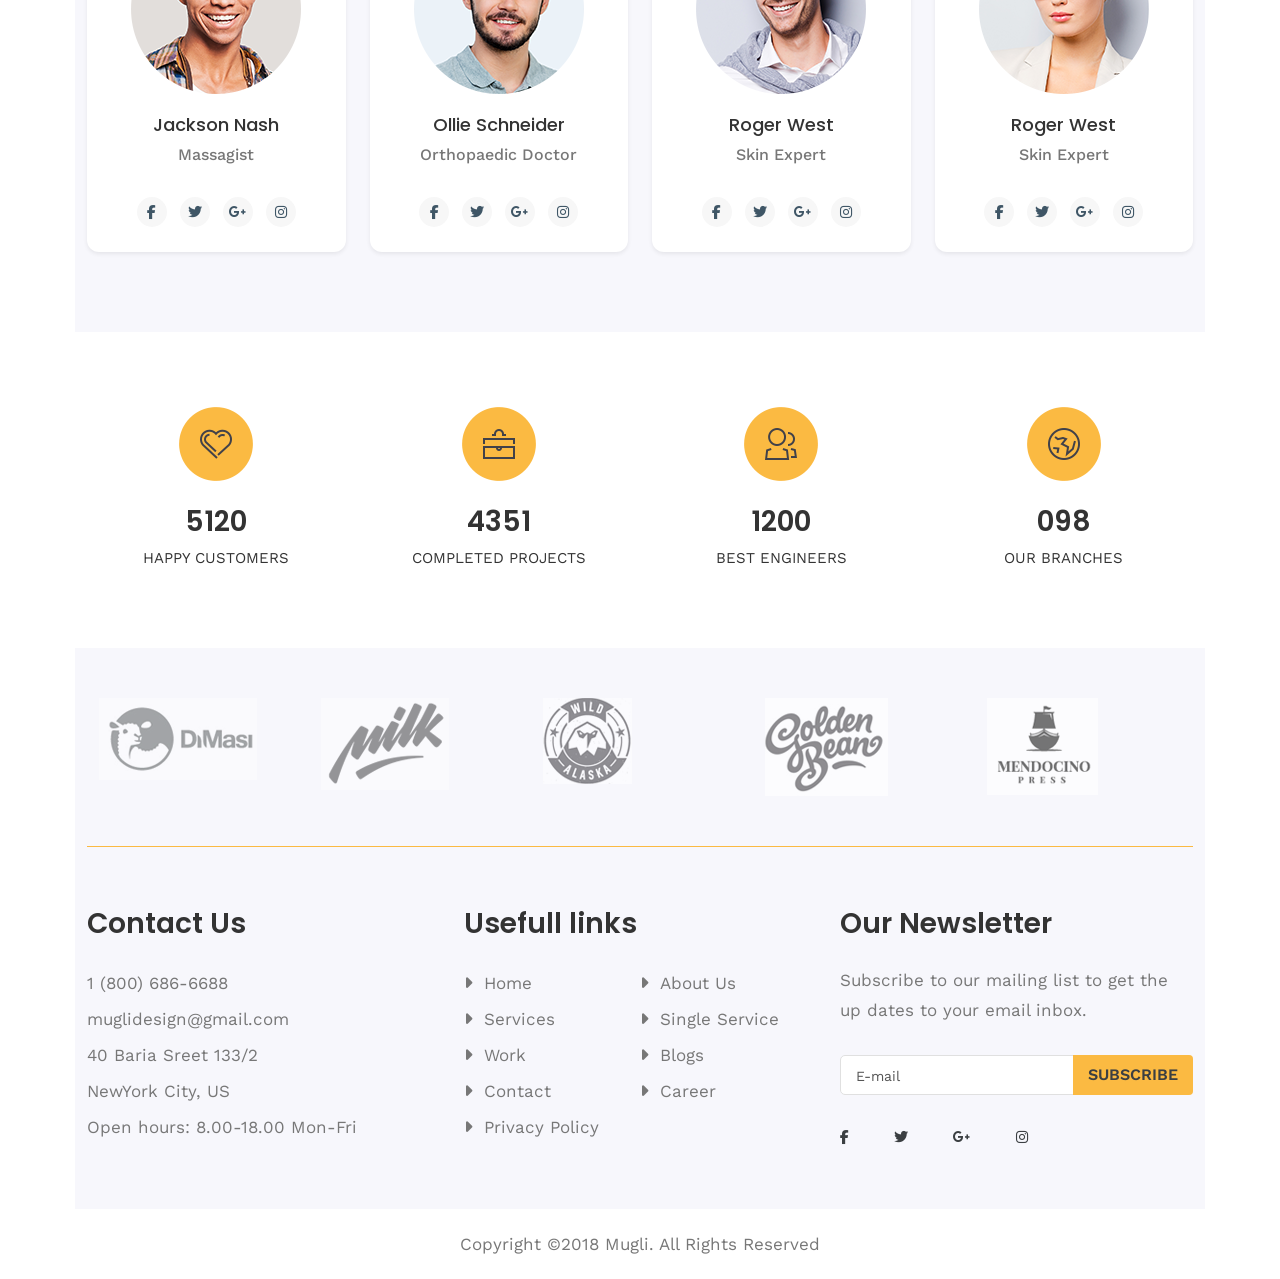
<file: about.html>
<!DOCTYPE html>
<html lang="en">
  <head>
    <meta charset="UTF-8" />
    <meta name="viewport" content="width=device-width, initial-scale=1.0" />
    <title>About Us</title>
    <link rel="shortcut icon" href="favicon.ico" type="image/x-icon" />
    <link rel="stylesheet" href="css/bootstrap.min.css" />
    <link rel="stylesheet" href="https://cdnjs.cloudflare.com/ajax/libs/font-awesome/6.7.2/css/all.min.css" />
    <link rel="stylesheet" href="css/slick.css" />
    <link rel="stylesheet" href="css/meanmenu.css" />
    <link rel="stylesheet" href="css/nice-select.css" />
    <link rel="stylesheet" href="css/magnific-popup.css" />
    <link rel="stylesheet" href="css/default.css" />
    <link rel="stylesheet" href="css/style.css" />
    <link rel="stylesheet" href="css/responsive.css" />
  </head>
  <body>
    <header>
      <!-- Top Header Section -->
      <div class="header-top-area pl-60 pr-60">
        <div class="container-fluid">
          <div class="row">
            <div class="col-xl-6 col-lg-6 col-md-6 col-6 d-flex align-items-center">
              <div class="language">
                <ul>
                  <li>
                    <a href="#">
                      English
                      <i class="fa-solid fa-angle-down"></i>
                    </a>
                    <ul>
                      <li><a href="#">Arabic</a></li>
                      <li><a href="#">Bangla</a></li>
                      <li><a href="#">Turkie</a></li>
                      <li><a href="#">German</a></li>
                      <li><a href="#">China</a></li>
                      <li><a href="#">Deutch</a></li>
                    </ul>
                  </li>
                </ul>
              </div>
              <div class="social-icon d-none d-md-block">
                <a href="#"><i class="fa-brands fa-facebook-f"></i></a>
                <a href="#"><i class="fa-brands fa-twitter"></i></a>
                <a href="#"><i class="fa-brands fa-google-plus-g"></i></a>
                <a href="#"><i class="fa-brands fa-instagram"></i></a>
              </div>
            </div>
            <div class="col-xl-6 col-lg-6 col-md-6 col-6">
              <div class="header-right f-right">
                <ul>
                  <li>
                    <a href="#"><i class="fa-solid fa-magnifying-glass"></i></a>
                    <div class="search-form">
                      <form action="#">
                        <input placeholder="Search" type="text" />
                        <button><i class="fa-solid fa-magnifying-glass"></i></button>
                      </form>
                    </div>
                  </li>
                  <li>
                    <a href="#"><i class="fa-solid fa-cart-shopping"></i></a>
                  </li>
                  <li>
                    <a class="info-bar" href="#"><i class="fa-solid fa-bars"></i></a>
                  </li>
                </ul>
              </div>
            </div>
          </div>
        </div>
      </div>
      <div class="extra-info">
        <div class="close-icon">
          <button><i class="fa-solid fa-xmark"></i></button>
        </div>
        <p>Lorem ipsum dolor sit amet, consectetur adipisicing elit, sed do eiusmod tempor incididunt ut labore et dolore magna aliqua. Ut enim ad minim veniam, quis nostrudexe rc itation ullamco laboris nisi ut aliquip ex ea com modo consequat. Duis aute irure.</p>
        <div class="instagram">
          <a href="#"><img src="img/insta/insta1.jpg" alt="" /></a>
          <a href="#"><img src="img/insta/insta2.jpg" alt="" /></a>
          <a href="#"><img src="img/insta/insta3.jpg" alt="" /></a>
          <a href="#"><img src="img/insta/insta4.jpg" alt="" /></a>
          <a href="#"><img src="img/insta/insta1.jpg" alt="" /></a>
          <a href="#"><img src="img/insta/insta2.jpg" alt="" /></a>
        </div>
        <div class="social-link-right mt-30">
          <a href="#"><i class="fa-brands fa-facebook-f"></i></a>
          <a href="#"><i class="fa-brands fa-twitter"></i></a>
          <a href="#"><i class="fa-brands fa-google-plus-g"></i></a>
          <a href="#"><i class="fa-brands fa-instagram"></i></a>
        </div>
      </div>

      <!-- Bottom Header Section -->
      <div class="header-bottom-area ab-menu pl-60 pr-60">
        <div class="container-fluid">
          <div class="row align-items-center">
            <div class="col-xl-3 col-lg-3">
              <div class="logo">
                <a href="index.html"><img src="img/logo/logo.png" alt="" /></a>
              </div>
            </div>
            <div class="col-xl-9 col-lg-9">
              <div class="header-button f-right d-none d-lg-block">
                <a href="#">Get a quote</a>
              </div>
              <div class="main-menu f-right">
                <nav id="mobile-menu">
                  <ul>
                    <li>
                      <a href="index.html">Home</a>
                      <ul class="submenu">
                        <li>
                          <a href="index-2.html">Home v2</a>
                        </li>
                        <li><a href="index-3.html">Home v3</a></li>
                      </ul>
                    </li>
                    <li><a href="about.html">About</a></li>
                    <li><a href="services.html">Services</a></li>
                    <li>
                      <a href="work.html">Work</a>
                      <ul class="submenu">
                        <li>
                          <a href="work-details.html">Work Details</a>
                        </li>
                      </ul>
                    </li>
                    <li>
                      <a href="news.html">News</a>
                      <ul class="submenu">
                        <li>
                          <a href="news-details.html">News Details</a>
                        </li>
                        <li><a href="news-sidebar.html">News Sidebar</a></li>
                      </ul>
                    </li>
                    <li>
                      <a href="shop.html">Shop</a>
                      <ul class="submenu">
                        <li>
                          <a href="shop.html">Product Page</a>
                        </li>
                        <li><a href="product-details.html">Product Details</a></li>
                        <li><a href="cart.html">Cart Page</a></li>
                      </ul>
                    </li>
                    <li><a href="contact.html">Contact</a></li>
                  </ul>
                </nav>
              </div>
              <div class="mobile-menu"></div>
            </div>
          </div>
        </div>
      </div>
    </header>

    <!-- Slider Start -->
    <div class="wrapper-box pl-75 pr-75">
      <div class="page-title-area pt-160 pb-160" style="background-image: url(img/aboutusbg.jpg); background-repeat: no-repeat; background-position: center center; background-size: cover">
        <div class="container-fluid">
          <div class="row">
            <div class="col-xl-12">
              <div class="page-title text-center">
                <h1>About Us</h1>
                <nav aria-label="breadcrumb ">
                  <ol class="breadcrumb justify-content-center">
                    <li class="breadcrumb-item"><a href="index.html">Home</a></li>
                    <li class="breadcrumb-item active" aria-current="page"><a href="#">About us</a></li>
                  </ol>
                </nav>
              </div>
            </div>
          </div>
        </div>
      </div>
      <!-- Promotion Area -->
      <div class="promotion-area pt-100 pb-100">
        <div class="container">
          <div class="row">
            <div class="col-xl-6 col-lg-6 col-md-12">
              <div class="promotion-img-3 d-none d-md-block" style="background-image: url(img/hero.jpg)"></div>
            </div>
            <div class="col-xl-6 col-lg-6 col-md-12">
              <div class="promotion-text pt-40 pb-50 pl-75">
                <h3>
                  Don't Wait For
                  <br />
                  anything. Buy it today!
                </h3>
                <span>Do creative for your fashion website</span>
                <p>Lorem ipsum dolor sit amet, consectetur adipisicing elit, sed do eiusmod tempor incididunt ut labore et dolore magna aliqua. Ut enim ad minim veniam, quis nostrudexe rc itation ullamco laboris nisi ut aliquip ex ea com modo consequat. Duis aute irure.</p>
                <a href="#" class="btn brand-btn">SHOP NOW</a>
              </div>
            </div>
          </div>
        </div>
      </div>
      <!-- Team Area -->
      <div class="team-area gray-bg pt-100 pb-50">
        <div class="container">
          <div class="row">
            <div class="col-xl-12">
              <div class="section-title text-center mb-55">
                <h2>Meet Our Experts</h2>
                <p>Lorem ipsum dolor sit amet, consectetur adipisicing elit, sed do eiusmod tempor</p>
              </div>
            </div>
            <div class="col-xl-3 col-lg-3 col-md-6">
              <div class="team-box text-center mb-30 bg-white shadow-sm">
                <div class="team-thumb">
                  <img src="img/team/jackson1.png" alt="" />
                </div>
                <div class="team-title">
                  <h3>Jackson Nash</h3>
                  <span>Massagist</span>
                </div>
                <div class="team-about-icon">
                  <a href="#"><i class="fa-brands fa-facebook-f"></i></a>
                  <a href="#"><i class="fa-brands fa-twitter"></i></a>
                  <a href="#"><i class="fa-brands fa-google-plus-g"></i></a>
                  <a href="#"><i class="fa-brands fa-instagram"></i></a>
                </div>
              </div>
            </div>
            <div class="col-xl-3 col-lg-3 col-md-6">
              <div class="team-box text-center mb-30 bg-white shadow-sm">
                <div class="team-thumb">
                  <img src="img/team/ollie1.png" alt="" />
                </div>
                <div class="team-title">
                  <h3>Ollie Schneider</h3>
                  <span>Orthopaedic Doctor</span>
                </div>
                <div class="team-about-icon">
                  <a href="#"><i class="fa-brands fa-facebook-f"></i></a>
                  <a href="#"><i class="fa-brands fa-twitter"></i></a>
                  <a href="#"><i class="fa-brands fa-google-plus-g"></i></a>
                  <a href="#"><i class="fa-brands fa-instagram"></i></a>
                </div>
              </div>
            </div>
            <div class="col-xl-3 col-lg-3 col-md-6">
              <div class="team-box text-center mb-30 bg-white shadow-sm">
                <div class="team-thumb">
                  <img src="img/team/roger1.png" alt="" />
                </div>
                <div class="team-title">
                  <h3>Roger West</h3>
                  <span>Skin Expert</span>
                </div>
                <div class="team-about-icon">
                  <a href="#"><i class="fa-brands fa-facebook-f"></i></a>
                  <a href="#"><i class="fa-brands fa-twitter"></i></a>
                  <a href="#"><i class="fa-brands fa-google-plus-g"></i></a>
                  <a href="#"><i class="fa-brands fa-instagram"></i></a>
                </div>
              </div>
            </div>
            <div class="col-xl-3 col-lg-3 col-md-6">
              <div class="team-box text-center mb-30 bg-white shadow-sm">
                <div class="team-thumb">
                  <img src="img/team/west1.png" alt="" />
                </div>
                <div class="team-title">
                  <h3>Roger West</h3>
                  <span>Skin Expert</span>
                </div>
                <div class="team-about-icon">
                  <a href="#"><i class="fa-brands fa-facebook-f"></i></a>
                  <a href="#"><i class="fa-brands fa-twitter"></i></a>
                  <a href="#"><i class="fa-brands fa-google-plus-g"></i></a>
                  <a href="#"><i class="fa-brands fa-instagram"></i></a>
                </div>
              </div>
            </div>
          </div>
        </div>
      </div>
      <!-- Counter Area -->
      <div class="counter-area pt-75 pb-45">
        <div class="container">
          <div class="row">
            <div class="col-xl-3 col-lg-3 col-md-3">
              <div class="single-counter text-center mb-30">
                <img src="img/icon/iconwbg1.png" alt="" />
                <span class="counter">5120</span>
                <p>Happy customers</p>
              </div>
            </div>
            <div class="col-xl-3 col-lg-3 col-md-3">
              <div class="single-counter text-center mb-30">
                <img src="img/icon/iconwbg2.png" alt="" />
                <span class="counter">4351</span>
                <p>Completed Projects</p>
              </div>
            </div>
            <div class="col-xl-3 col-lg-3 col-md-3">
              <div class="single-counter text-center mb-30">
                <img src="img/icon/iconwng3.png" alt="" />
                <span class="counter">1200</span>
                <p>Best Engineers</p>
              </div>
            </div>
            <div class="col-xl-3 col-lg-3 col-md-3">
              <div class="single-counter text-center mb-30">
                <img src="img/icon/iconwbg4.png" alt="" />
                <span class="counter">098</span>
                <p>Our Branches</p>
              </div>
            </div>
          </div>
        </div>
      </div>

      <!-- Footer Section -->
      <footer>
        <div class="brand-area gray-bg">
          <div class="container">
            <div class="brand-active brand-border pt-50 pb-50">
              <div class="single-brand">
                <a href="#"><img src="img/brandlogo/dmasi.png" alt="" /></a>
              </div>
              <div class="single-brand">
                <a href="#"><img src="img/brandlogo/milk.png" alt="" /></a>
              </div>
              <div class="single-brand">
                <a href="#"><img src="img/brandlogo/wild.png" alt="" /></a>
              </div>
              <div class="single-brand">
                <a href="#"><img src="img/brandlogo/golden.png" alt="" /></a>
              </div>
              <div class="single-brand">
                <a href="#"><img src="img/brandlogo/mendocino.png" alt="" /></a>
              </div>
              <div class="single-brand">
                <a href="#"><img src="img/brandlogo/dmasi.png" alt="" /></a>
              </div>
            </div>
          </div>
        </div>
        <div class="widget-area gray-bg pt-60 pb-30">
          <div class="container">
            <div class="row">
              <div class="col-xl-4 col-lg-3 col-md-4 mb-30">
                <div class="footer-widget">
                  <h3>Contact Us</h3>
                  <div class="footer-info">
                    <ul>
                      <li>1 (800) 686-6688</li>
                      <li>muglidesign@gmail.com</li>
                      <li>40 Baria Sreet 133/2</li>
                      <li>NewYork City, US</li>
                      <li>Open hours: 8.00-18.00 Mon-Fri</li>
                    </ul>
                  </div>
                </div>
              </div>
              <div class="col-xl-4 col-lg-5 col-md-3 mb-30">
                <div class="footer-widget">
                  <h3>Usefull links</h3>
                  <div class="footer-link">
                    <ul>
                      <li><a href="index.html">Home</a></li>
                      <li><a href="#">About Us</a></li>
                      <li><a href="#">Services</a></li>
                      <li><a href="#">Single Service</a></li>
                      <li><a href="#">Work</a></li>
                      <li><a href="#">Blogs</a></li>
                      <li><a href="#">Contact</a></li>
                      <li><a href="#">Career</a></li>
                      <li><a href="#">Privacy Policy</a></li>
                    </ul>
                  </div>
                </div>
              </div>
              <div class="col-xl-4 col-lg-4 col-md-5 mb-30">
                <div class="footer-widget">
                  <h3>Our Newsletter</h3>
                  <p class="pb-15">Subscribe to our mailing list to get the up dates to your email inbox.</p>
                  <form action="#">
                    <input type="email" placeholder="E-mail" />
                    <button class="brand-btn">Subscribe</button>
                  </form>
                  <div class="footer-icon mt-30">
                    <a href="#"><i class="fa-brands fa-facebook-f"></i></a>
                    <a href="#"><i class="fa-brands fa-twitter"></i></a>
                    <a href="#"><i class="fa-brands fa-google-plus-g"></i></a>
                    <a href="#"><i class="fa-brands fa-instagram"></i></a>
                  </div>
                </div>
              </div>
            </div>
          </div>
        </div>
        <div class="copyright-area">
          <div class="container">
            <div class="copyright-text text-center pt-20 pb-20">
              <p>Copyright ©2018 Mugli. All Rights Reserved</p>
            </div>
          </div>
        </div>
      </footer>
    </div>

    <!-- Js Link -->
    <script src="js/vendor/modernizr-3.5.0.min.js"></script>
    <script src="js/vendor/jquery-3.7.1.min.js"></script>
    <script src="js/bootstrap.bundle.min.js"></script>
    <script src="js/fontawesome.min.js"></script>
    <script src="js/slick.min.js"></script>
    <script src="js/isotope.pkgd.min.js"></script>
    <script src="js/jquery.nice-select.min.js"></script>
    <script src="js/jquery.magnific-popup.min.js"></script>
    <script src="js/jquery.meanmenu.min.js"></script>
    <!-- <script src="http://cdnjs.cloudflare.com/ajax/libs/waypoints/2.0.3/waypoints.min.js"></script>
    <script src="js/jquery.counterup.min.js"></script> -->
    <script src="js/main.js"></script>
  </body>
</html>
</file>
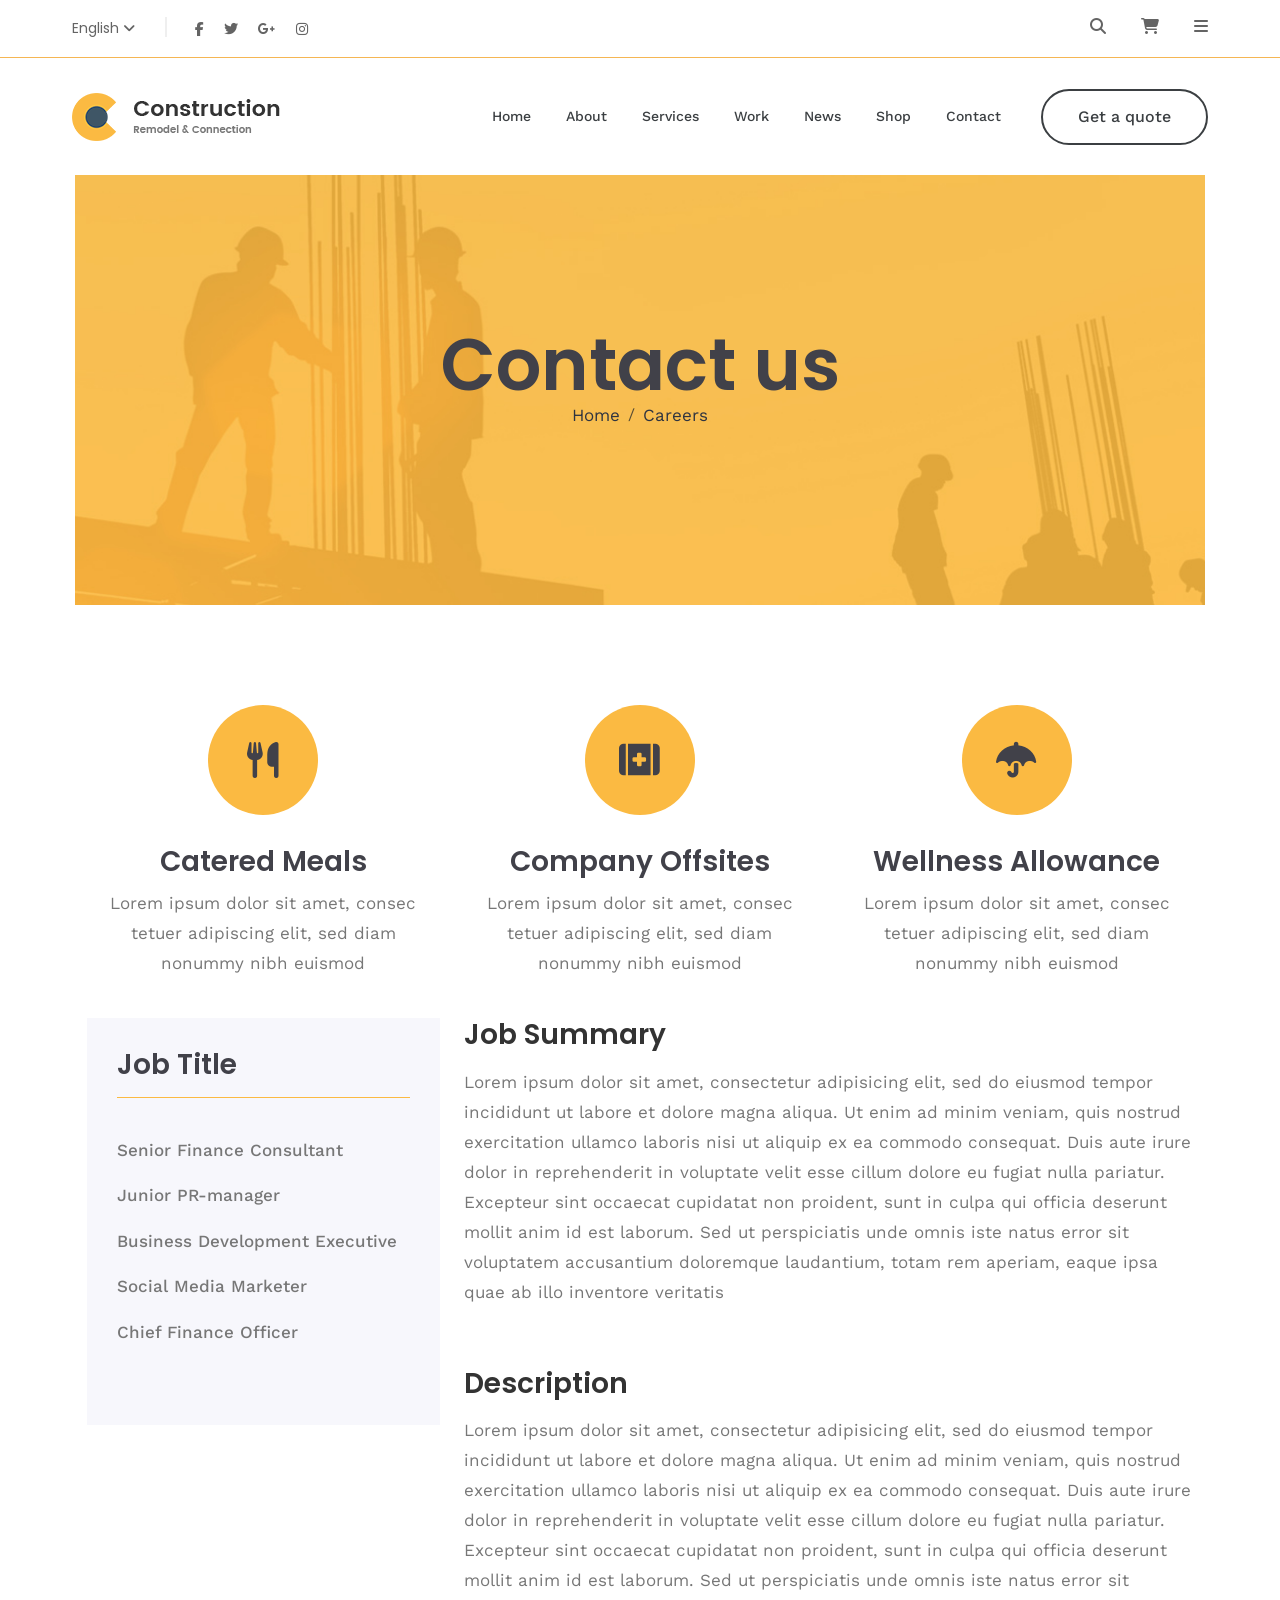
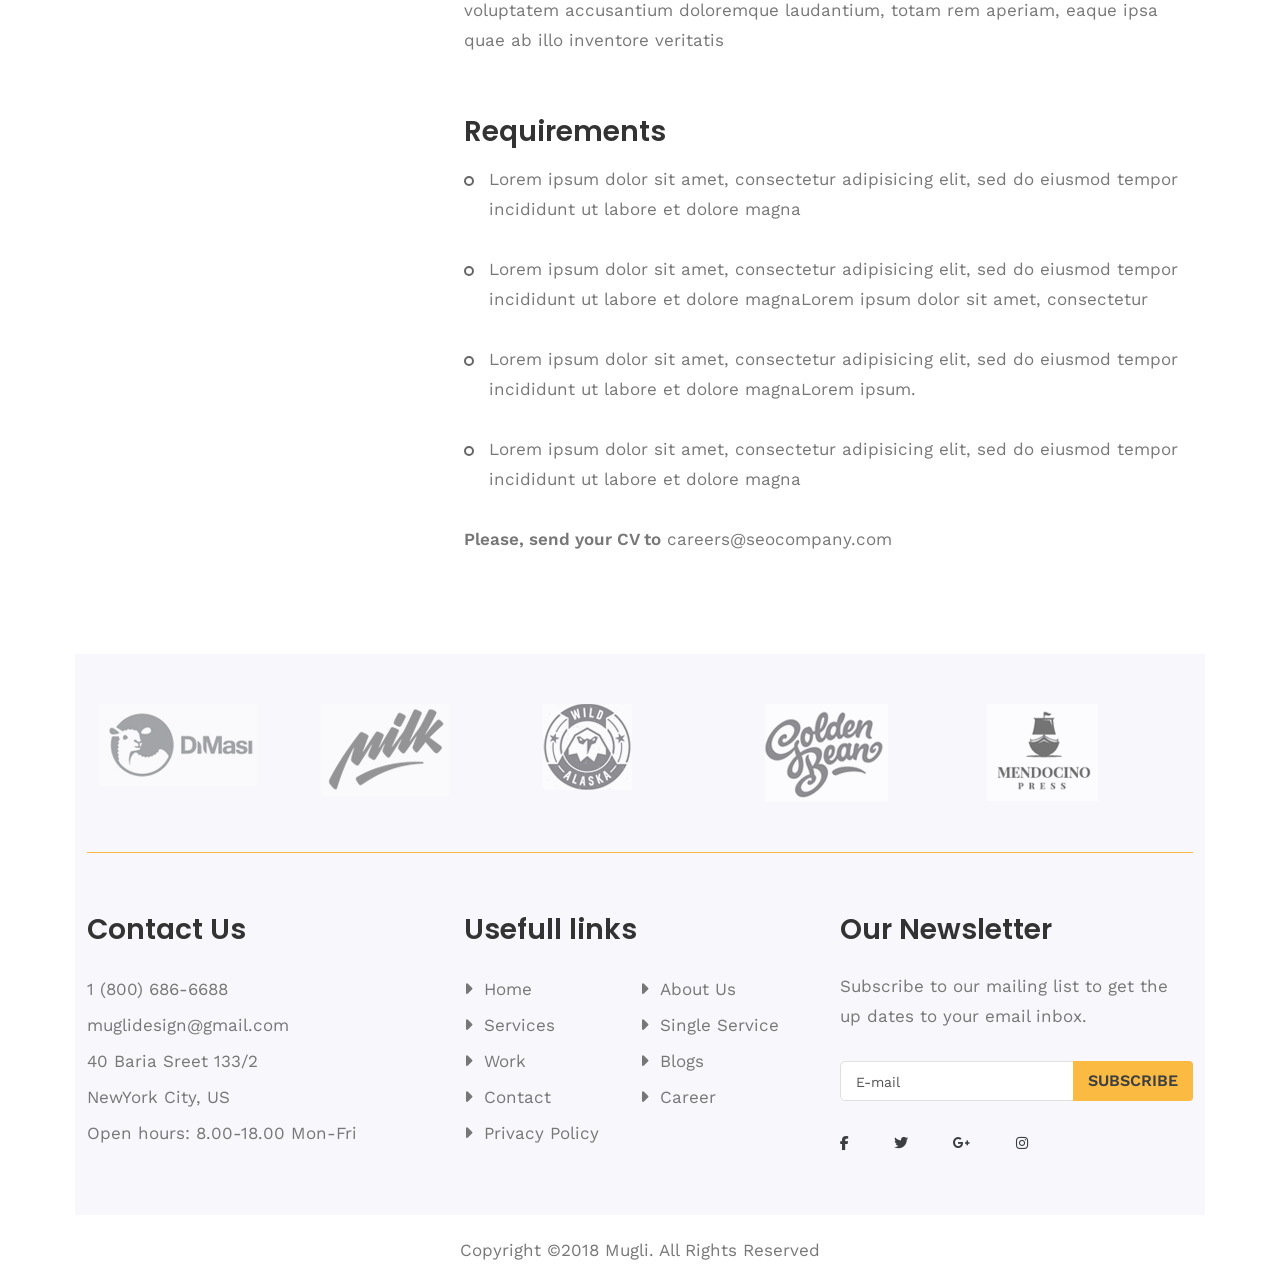
<file: careers.html>
<!DOCTYPE html>
<html lang="zxx">
  <head>
    <meta charset="UTF-8" />
    <meta name="viewport" content="width=device-width, initial-scale=1.0" />
    <title>Careers</title>
    <link rel="shortcut icon" href="favicon.ico" type="image/x-icon" />
    <link rel="stylesheet" href="css/bootstrap.min.css" />
    <link rel="stylesheet" href="https://cdnjs.cloudflare.com/ajax/libs/font-awesome/6.7.2/css/all.min.css" />
    <link rel="stylesheet" href="css/slick.css" />
    <link rel="stylesheet" href="css/meanmenu.css" />
    <link rel="stylesheet" href="css/nice-select.css" />
    <link rel="stylesheet" href="css/magnific-popup.css" />
    <link rel="stylesheet" href="css/default.css" />
    <link rel="stylesheet" href="css/style.css" />
    <link rel="stylesheet" href="css/responsive.css" />
  </head>
  <body>
    <header>
      <!-- Top Header Section -->
      <div class="header-top-area pl-60 pr-60">
        <div class="container-fluid">
          <div class="row">
            <div class="col-xl-6 col-lg-6 col-md-6 col-6 d-flex align-items-center">
              <div class="language">
                <ul>
                  <li>
                    <a href="#">
                      English
                      <i class="fa-solid fa-angle-down"></i>
                    </a>
                    <ul>
                      <li><a href="#">Arabic</a></li>
                      <li><a href="#">Bangla</a></li>
                      <li><a href="#">Turkie</a></li>
                      <li><a href="#">German</a></li>
                      <li><a href="#">China</a></li>
                      <li><a href="#">Deutch</a></li>
                    </ul>
                  </li>
                </ul>
              </div>
              <div class="social-icon d-none d-md-block">
                <a href="#"><i class="fa-brands fa-facebook-f"></i></a>
                <a href="#"><i class="fa-brands fa-twitter"></i></a>
                <a href="#"><i class="fa-brands fa-google-plus-g"></i></a>
                <a href="#"><i class="fa-brands fa-instagram"></i></a>
              </div>
            </div>
            <div class="col-xl-6 col-lg-6 col-md-6 col-6">
              <div class="header-right f-right">
                <ul>
                  <li>
                    <a href="#"><i class="fa-solid fa-magnifying-glass"></i></a>
                    <div class="search-form">
                      <form action="#">
                        <input placeholder="Search" type="text" />
                        <button><i class="fa-solid fa-magnifying-glass"></i></button>
                      </form>
                    </div>
                  </li>
                  <li>
                    <a href="#"><i class="fa-solid fa-cart-shopping"></i></a>
                  </li>
                  <li>
                    <a class="info-bar" href="#"><i class="fa-solid fa-bars"></i></a>
                  </li>
                </ul>
              </div>
            </div>
          </div>
        </div>
      </div>
      <div class="extra-info">
        <div class="close-icon">
          <button><i class="fa-solid fa-xmark"></i></button>
        </div>
        <p>Lorem ipsum dolor sit amet, consectetur adipisicing elit, sed do eiusmod tempor incididunt ut labore et dolore magna aliqua. Ut enim ad minim veniam, quis nostrudexe rc itation ullamco laboris nisi ut aliquip ex ea com modo consequat. Duis aute irure.</p>
        <div class="instagram">
          <a href="#"><img src="img/insta/insta1.jpg" alt="" /></a>
          <a href="#"><img src="img/insta/insta2.jpg" alt="" /></a>
          <a href="#"><img src="img/insta/insta3.jpg" alt="" /></a>
          <a href="#"><img src="img/insta/insta4.jpg" alt="" /></a>
          <a href="#"><img src="img/insta/insta1.jpg" alt="" /></a>
          <a href="#"><img src="img/insta/insta2.jpg" alt="" /></a>
        </div>
        <div class="social-link-right mt-30">
          <a href="#"><i class="fa-brands fa-facebook-f"></i></a>
          <a href="#"><i class="fa-brands fa-twitter"></i></a>
          <a href="#"><i class="fa-brands fa-google-plus-g"></i></a>
          <a href="#"><i class="fa-brands fa-instagram"></i></a>
        </div>
      </div>

      <!-- Bottom Header Section -->
      <div class="header-bottom-area pl-60 pr-60">
        <div class="container-fluid">
          <div class="row align-items-center">
            <div class="col-xl-3 col-lg-3">
              <div class="logo">
                <a href="index.html"><img src="img/logo/logo.png" alt="" /></a>
              </div>
            </div>
            <div class="col-xl-9 col-lg-9">
              <div class="header-button f-right d-none d-lg-block">
                <a href="#">Get a quote</a>
              </div>
              <div class="main-menu f-right">
                <nav id="mobile-menu">
                  <ul>
                    <li>
                      <a href="index.html">Home</a>
                      <ul class="submenu">
                        <li>
                          <a href="index-2.html">Home v2</a>
                        </li>
                        <li><a href="index-3.html">Home v3</a></li>
                      </ul>
                    </li>
                    <li><a href="about.html">About</a></li>
                    <li><a href="services.html">Services</a></li>
                    <li>
                      <a href="work.html">Work</a>
                      <ul class="submenu">
                        <li>
                          <a href="work-details.html">Work Details</a>
                        </li>
                      </ul>
                    </li>
                    <li>
                      <a href="news.html">News</a>
                      <ul class="submenu">
                        <li>
                          <a href="news-details.html">News Details</a>
                        </li>
                        <li><a href="news-sidebar.html">News Sidebar</a></li>
                      </ul>
                    </li>
                    <li>
                      <a href="shop.html">Shop</a>
                      <ul class="submenu">
                        <li>
                          <a href="shop.html">Product Page</a>
                        </li>
                        <li><a href="product-details.html">Product Details</a></li>
                        <li><a href="cart.html">Cart Page</a></li>
                      </ul>
                    </li>
                    <li><a href="contact.html">Contact</a></li>
                  </ul>
                </nav>
              </div>
              <div class="mobile-menu"></div>
            </div>
          </div>
        </div>
      </div>
    </header>

    <!-- Slider Start -->
    <div class="wrapper-box pl-75 pr-75">
      <div class="page-title-area pt-160 pb-160" style="background-image: url(img/aboutusbg.jpg); background-repeat: no-repeat; background-position: center center; background-size: cover">
        <div class="container-fluid">
          <div class="row">
            <div class="col-xl-12">
              <div class="page-title text-center">
                <h1>Contact us</h1>
                <nav aria-label="breadcrumb ">
                  <ol class="breadcrumb justify-content-center">
                    <li class="breadcrumb-item"><a href="index.html">Home</a></li>
                    <li class="breadcrumb-item active" aria-current="page"><a href="news.html">Careers</a></li>
                  </ol>
                </nav>
              </div>
            </div>
          </div>
        </div>
      </div>
      <!-- Careers Area -->
      <div class="careers pt-100 pb-60">
        <div class="container">
          <div class="row">
            <div class="col-xl-4 col-lg-4 col-md-6">
              <div class="why-choose text-center mb-40">
                <i class="fa-solid fa-utensils"></i>
                <h2>Catered Meals</h2>
                <p>Lorem ipsum dolor sit amet, consec tetuer adipiscing elit, sed diam nonummy nibh euismod</p>
              </div>
            </div>
            <div class="col-xl-4 col-lg-4 col-md-6">
              <div class="why-choose text-center mb-40">
                <i class="fa-solid fa-kit-medical"></i>
                <h2>Company Offsites</h2>
                <p>Lorem ipsum dolor sit amet, consec tetuer adipiscing elit, sed diam nonummy nibh euismod</p>
              </div>
            </div>
            <div class="col-xl-4 col-lg-4 col-md-6">
              <div class="why-choose text-center mb-40">
                <i class="fa-solid fa-umbrella"></i>
                <h2>Wellness Allowance</h2>
                <p>Lorem ipsum dolor sit amet, consec tetuer adipiscing elit, sed diam nonummy nibh euismod</p>
              </div>
            </div>
          </div>
          <div class="row">
            <div class="col-xl-4 col-lg-4">
              <div class="job-list gray-bg">
                <h3>Job Title</h3>

                <ul>
                  <li><a href="">Senior Finance Consultant</a></li>
                  <li><a href="">Junior PR-manager</a></li>
                  <li><a href="">Business Development Executive</a></li>
                  <li><a href="">Social Media Marketer</a></li>
                  <li><a href="">Chief Finance Officer</a></li>
                </ul>
              </div>
            </div>
            <div class="col-xl-8 col-lg-8">
              <div class="job-description mb-60">
                <h2>Job Summary</h2>
                <p>Lorem ipsum dolor sit amet, consectetur adipisicing elit, sed do eiusmod tempor incididunt ut labore et dolore magna aliqua. Ut enim ad minim veniam, quis nostrud exercitation ullamco laboris nisi ut aliquip ex ea commodo consequat. Duis aute irure dolor in reprehenderit in voluptate velit esse cillum dolore eu fugiat nulla pariatur. Excepteur sint occaecat cupidatat non proident, sunt in culpa qui officia deserunt mollit anim id est laborum. Sed ut perspiciatis unde omnis iste natus error sit voluptatem accusantium doloremque laudantium, totam rem aperiam, eaque ipsa quae ab illo inventore veritatis</p>
              </div>
              <div class="job-description mb-60">
                <h2>Description</h2>
                <p>Lorem ipsum dolor sit amet, consectetur adipisicing elit, sed do eiusmod tempor incididunt ut labore et dolore magna aliqua. Ut enim ad minim veniam, quis nostrud exercitation ullamco laboris nisi ut aliquip ex ea commodo consequat. Duis aute irure dolor in reprehenderit in voluptate velit esse cillum dolore eu fugiat nulla pariatur. Excepteur sint occaecat cupidatat non proident, sunt in culpa qui officia deserunt mollit anim id est laborum. Sed ut perspiciatis unde omnis iste natus error sit voluptatem accusantium doloremque laudantium, totam rem aperiam, eaque ipsa quae ab illo inventore veritatis</p>
              </div>
              <div class="job-description mb-40">
                <h2>Requirements</h2>
                <ul>
                  <li>Lorem ipsum dolor sit amet, consectetur adipisicing elit, sed do eiusmod tempor incididunt ut labore et dolore magna</li>
                  <li>Lorem ipsum dolor sit amet, consectetur adipisicing elit, sed do eiusmod tempor incididunt ut labore et dolore magnaLorem ipsum dolor sit amet, consectetur</li>
                  <li>Lorem ipsum dolor sit amet, consectetur adipisicing elit, sed do eiusmod tempor incididunt ut labore et dolore magnaLorem ipsum.</li>
                  <li>Lorem ipsum dolor sit amet, consectetur adipisicing elit, sed do eiusmod tempor incididunt ut labore et dolore magna</li>
                </ul>
                <div class="cv-send">
                  <p>
                    <span>Please, send your CV to</span>
                    careers@seocompany.com
                  </p>
                </div>
              </div>
            </div>
          </div>
        </div>
      </div>

      <!-- Footer Section -->
      <footer>
        <div class="brand-area gray-bg">
          <div class="container">
            <div class="brand-active brand-border pt-50 pb-50">
              <div class="single-brand">
                <a href="#"><img src="img/brandlogo/dmasi.png" alt="" /></a>
              </div>
              <div class="single-brand">
                <a href="#"><img src="img/brandlogo/milk.png" alt="" /></a>
              </div>
              <div class="single-brand">
                <a href="#"><img src="img/brandlogo/wild.png" alt="" /></a>
              </div>
              <div class="single-brand">
                <a href="#"><img src="img/brandlogo/golden.png" alt="" /></a>
              </div>
              <div class="single-brand">
                <a href="#"><img src="img/brandlogo/mendocino.png" alt="" /></a>
              </div>
              <div class="single-brand">
                <a href="#"><img src="img/brandlogo/dmasi.png" alt="" /></a>
              </div>
            </div>
          </div>
        </div>
        <div class="widget-area gray-bg pt-60 pb-30">
          <div class="container">
            <div class="row">
              <div class="col-xl-4 col-lg-3 col-md-4 mb-30">
                <div class="footer-widget">
                  <h3>Contact Us</h3>
                  <div class="footer-info">
                    <ul>
                      <li>1 (800) 686-6688</li>
                      <li>muglidesign@gmail.com</li>
                      <li>40 Baria Sreet 133/2</li>
                      <li>NewYork City, US</li>
                      <li>Open hours: 8.00-18.00 Mon-Fri</li>
                    </ul>
                  </div>
                </div>
              </div>
              <div class="col-xl-4 col-lg-5 col-md-3 mb-30">
                <div class="footer-widget">
                  <h3>Usefull links</h3>
                  <div class="footer-link">
                    <ul>
                      <li><a href="index.html">Home</a></li>
                      <li><a href="#">About Us</a></li>
                      <li><a href="#">Services</a></li>
                      <li><a href="#">Single Service</a></li>
                      <li><a href="#">Work</a></li>
                      <li><a href="#">Blogs</a></li>
                      <li><a href="#">Contact</a></li>
                      <li><a href="#">Career</a></li>
                      <li><a href="#">Privacy Policy</a></li>
                    </ul>
                  </div>
                </div>
              </div>
              <div class="col-xl-4 col-lg-4 col-md-5 mb-30">
                <div class="footer-widget">
                  <h3>Our Newsletter</h3>
                  <p class="pb-15">Subscribe to our mailing list to get the up dates to your email inbox.</p>
                  <form action="#">
                    <input type="email" placeholder="E-mail" />
                    <button class="brand-btn">Subscribe</button>
                  </form>
                  <div class="footer-icon mt-30">
                    <a href="#"><i class="fa-brands fa-facebook-f"></i></a>
                    <a href="#"><i class="fa-brands fa-twitter"></i></a>
                    <a href="#"><i class="fa-brands fa-google-plus-g"></i></a>
                    <a href="#"><i class="fa-brands fa-instagram"></i></a>
                  </div>
                </div>
              </div>
            </div>
          </div>
        </div>
        <div class="copyright-area">
          <div class="container">
            <div class="copyright-text text-center pt-20 pb-20">
              <p>Copyright ©2018 Mugli. All Rights Reserved</p>
            </div>
          </div>
        </div>
      </footer>
    </div>

    <!-- Js Link -->
    <script src="js/vendor/modernizr-3.5.0.min.js"></script>
    <script src="js/vendor/jquery-3.7.1.min.js"></script>
    <script src="js/bootstrap.bundle.min.js"></script>
    <script src="js/fontawesome.min.js"></script>
    <script src="js/slick.min.js"></script>
    <script src="js/isotope.pkgd.min.js"></script>
    <script src="js/jquery.nice-select.min.js"></script>
    <script src="js/jquery.magnific-popup.min.js"></script>
    <script src="js/jquery.meanmenu.min.js"></script>
    <!-- <script src="http://cdnjs.cloudflare.com/ajax/libs/waypoints/2.0.3/waypoints.min.js"></script>
    <script src="js/jquery.counterup.min.js"></script> -->
    <script src="js/main.js"></script>
  </body>
</html>
</file>
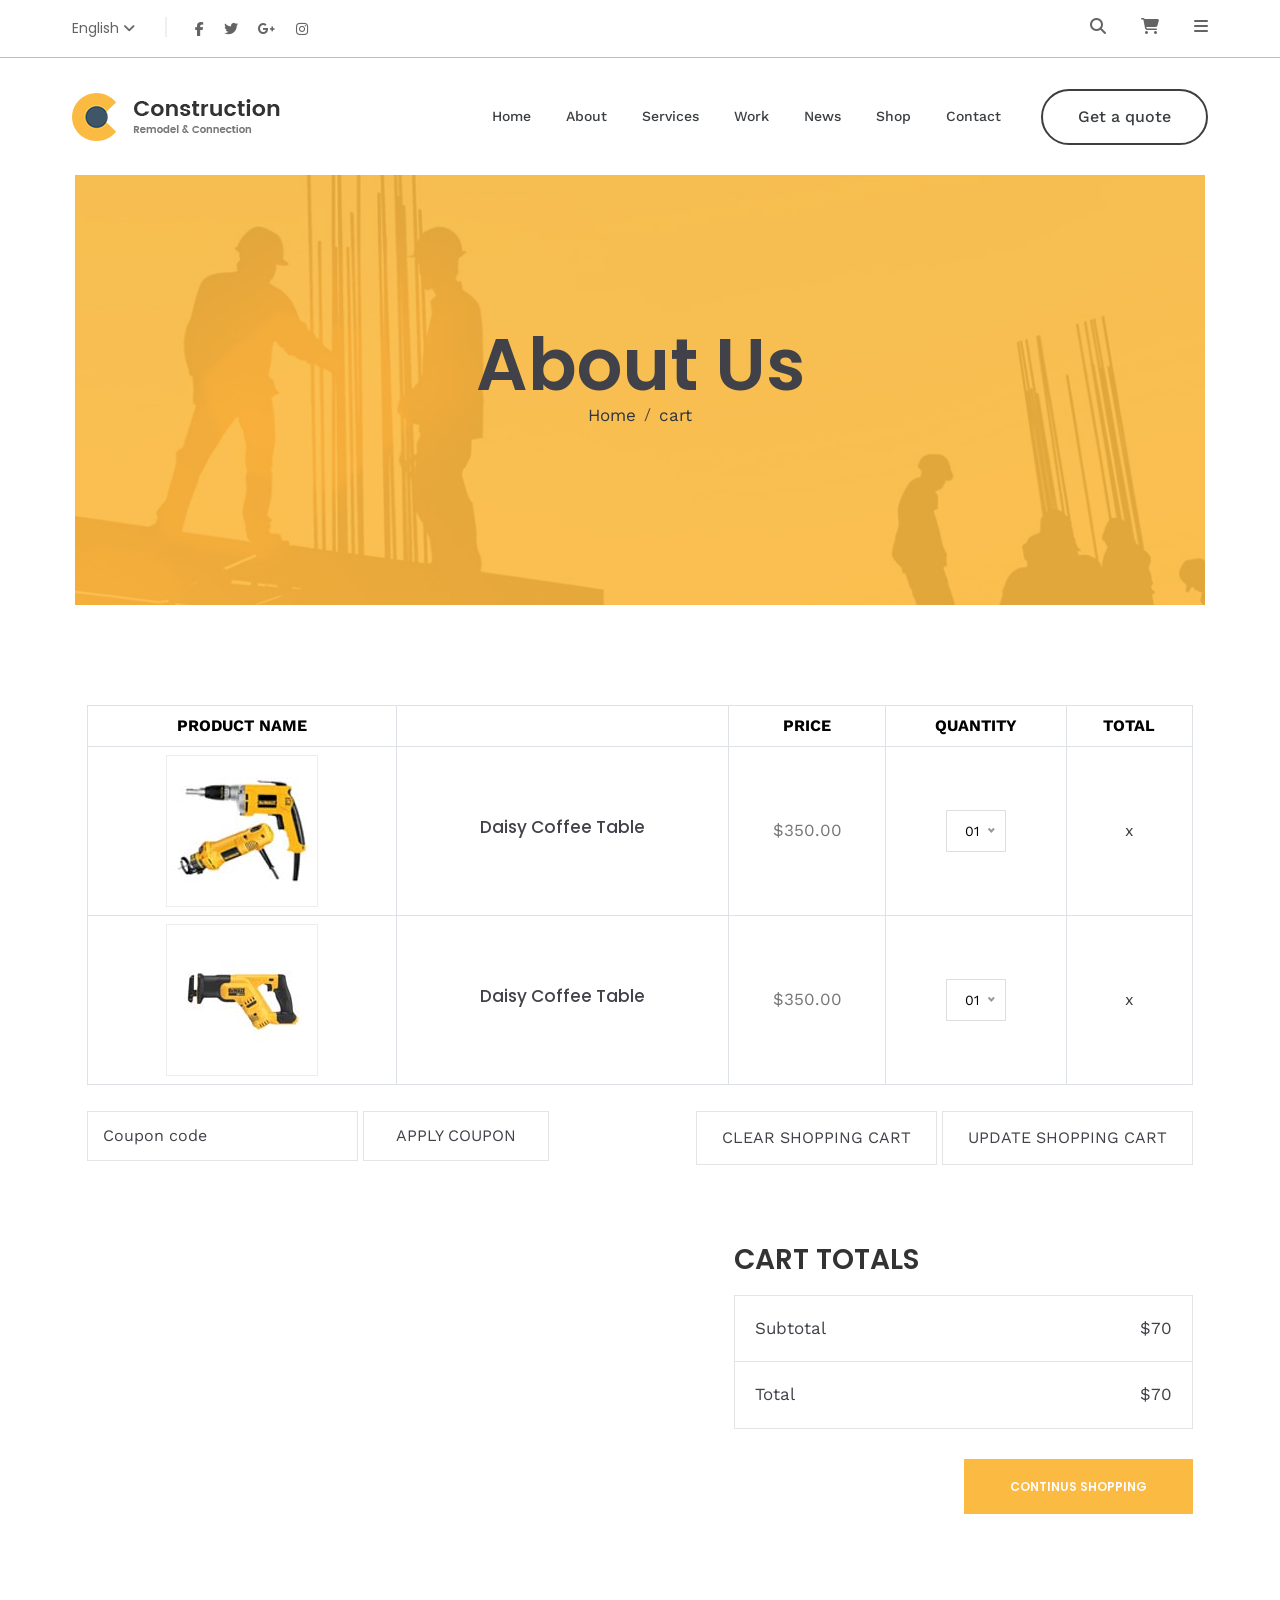
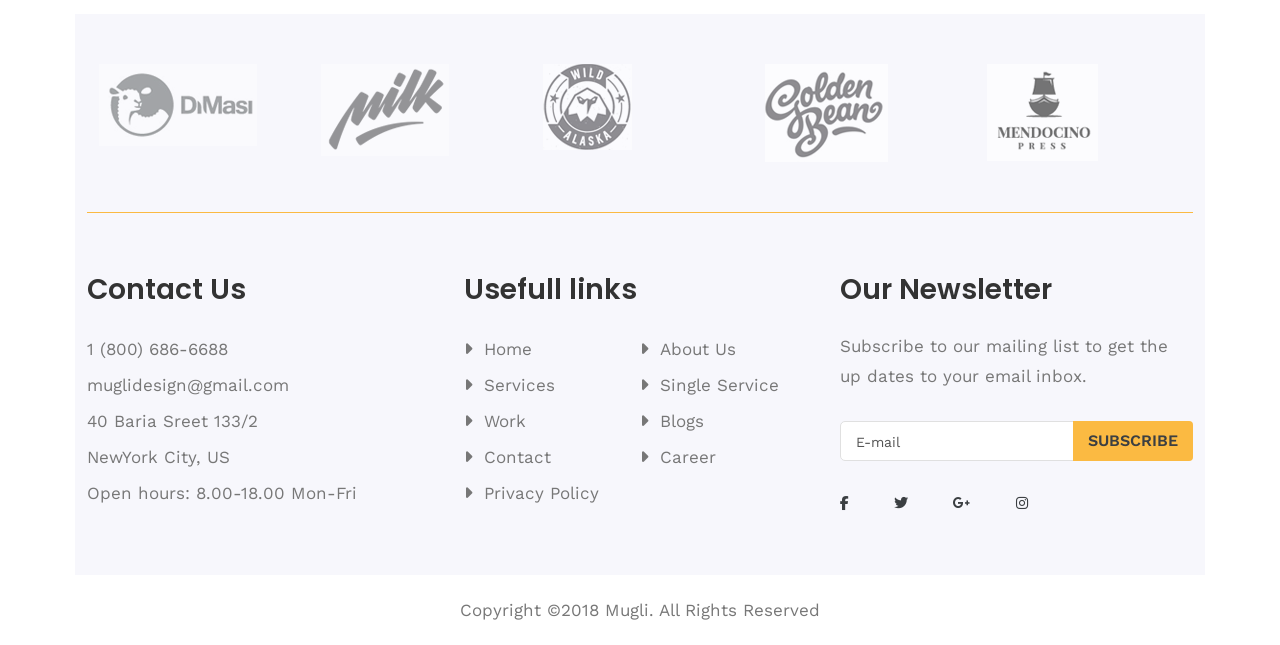
<file: cart.html>
<!DOCTYPE html>
<html lang="en">
  <head>
    <meta charset="UTF-8" />
    <meta name="viewport" content="width=device-width, initial-scale=1.0" />
    <title>cart</title>
    <link rel="shortcut icon" href="favicon.ico" type="image/x-icon" />
    <link rel="stylesheet" href="css/bootstrap.min.css" />
    <link rel="stylesheet" href="https://cdnjs.cloudflare.com/ajax/libs/font-awesome/6.7.2/css/all.min.css" />
    <link rel="stylesheet" href="css/slick.css" />
    <link rel="stylesheet" href="css/meanmenu.css" />
    <link rel="stylesheet" href="css/nice-select.css" />
    <link rel="stylesheet" href="css/magnific-popup.css" />
    <link rel="stylesheet" href="css/default.css" />
    <link rel="stylesheet" href="css/style.css" />
    <link rel="stylesheet" href="css/responsive.css" />
  </head>
  <body>
    <header>
      <!-- Top Header Section -->
      <div class="header-top-area pl-60 pr-60">
        <div class="container-fluid">
          <div class="row">
            <div class="col-xl-6 col-lg-6 col-md-6 col-6 d-flex align-items-center">
              <div class="language">
                <ul>
                  <li>
                    <a href="#">
                      English
                      <i class="fa-solid fa-angle-down"></i>
                    </a>
                    <ul>
                      <li><a href="#">Arabic</a></li>
                      <li><a href="#">Bangla</a></li>
                      <li><a href="#">Turkie</a></li>
                      <li><a href="#">German</a></li>
                      <li><a href="#">China</a></li>
                      <li><a href="#">Deutch</a></li>
                    </ul>
                  </li>
                </ul>
              </div>
              <div class="social-icon d-none d-md-block">
                <a href="#"><i class="fa-brands fa-facebook-f"></i></a>
                <a href="#"><i class="fa-brands fa-twitter"></i></a>
                <a href="#"><i class="fa-brands fa-google-plus-g"></i></a>
                <a href="#"><i class="fa-brands fa-instagram"></i></a>
              </div>
            </div>
            <div class="col-xl-6 col-lg-6 col-md-6 col-6">
              <div class="header-right f-right">
                <ul>
                  <li>
                    <a href="#"><i class="fa-solid fa-magnifying-glass"></i></a>
                    <div class="search-form">
                      <form action="#">
                        <input placeholder="Search" type="text" />
                        <button><i class="fa-solid fa-magnifying-glass"></i></button>
                      </form>
                    </div>
                  </li>
                  <li>
                    <a href="#"><i class="fa-solid fa-cart-shopping"></i></a>
                  </li>
                  <li>
                    <a class="info-bar" href="#"><i class="fa-solid fa-bars"></i></a>
                  </li>
                </ul>
              </div>
            </div>
          </div>
        </div>
      </div>
      <div class="extra-info">
        <div class="close-icon">
          <button><i class="fa-solid fa-xmark"></i></button>
        </div>
        <p>Lorem ipsum dolor sit amet, consectetur adipisicing elit, sed do eiusmod tempor incididunt ut labore et dolore magna aliqua. Ut enim ad minim veniam, quis nostrudexe rc itation ullamco laboris nisi ut aliquip ex ea com modo consequat. Duis aute irure.</p>
        <div class="instagram">
          <a href="#"><img src="img/insta/insta1.jpg" alt="" /></a>
          <a href="#"><img src="img/insta/insta2.jpg" alt="" /></a>
          <a href="#"><img src="img/insta/insta3.jpg" alt="" /></a>
          <a href="#"><img src="img/insta/insta4.jpg" alt="" /></a>
          <a href="#"><img src="img/insta/insta1.jpg" alt="" /></a>
          <a href="#"><img src="img/insta/insta2.jpg" alt="" /></a>
        </div>
        <div class="social-link-right mt-30">
          <a href="#"><i class="fa-brands fa-facebook-f"></i></a>
          <a href="#"><i class="fa-brands fa-twitter"></i></a>
          <a href="#"><i class="fa-brands fa-google-plus-g"></i></a>
          <a href="#"><i class="fa-brands fa-instagram"></i></a>
        </div>
      </div>

      <!-- Bottom Header Section -->
      <div class="header-bottom-area pl-60 pr-60">
        <div class="container-fluid">
          <div class="row align-items-center">
            <div class="col-xl-3 col-lg-3">
              <div class="logo">
                <a href="index.html"><img src="img/logo/logo.png" alt="" /></a>
              </div>
            </div>
            <div class="col-xl-9 col-lg-9">
              <div class="header-button f-right d-none d-lg-block">
                <a href="#">Get a quote</a>
              </div>
              <div class="main-menu f-right">
                <nav id="mobile-menu">
                  <ul>
                    <li>
                      <a href="index.html">Home</a>
                      <ul class="submenu">
                        <li>
                          <a href="index-2.html">Home v2</a>
                        </li>
                        <li><a href="index-3.html">Home v3</a></li>
                      </ul>
                    </li>
                    <li><a href="about.html">About</a></li>
                    <li><a href="services.html">Services</a></li>
                    <li>
                      <a href="work.html">Work</a>
                      <ul class="submenu">
                        <li>
                          <a href="work-details.html">Work Details</a>
                        </li>
                      </ul>
                    </li>
                    <li>
                      <a href="news.html">News</a>
                      <ul class="submenu">
                        <li>
                          <a href="news-details.html">News Details</a>
                        </li>
                        <li><a href="news-sidebar.html">News Sidebar</a></li>
                      </ul>
                    </li>
                    <li>
                      <a href="shop.html">Shop</a>
                      <ul class="submenu">
                        <li>
                          <a href="shop.html">Product Page</a>
                        </li>
                        <li><a href="product-details.html">Product Details</a></li>
                        <li><a href="cart.html">Cart Page</a></li>
                      </ul>
                    </li>
                    <li><a href="contact.html">Contact</a></li>
                  </ul>
                </nav>
              </div>
              <div class="mobile-menu"></div>
            </div>
          </div>
        </div>
      </div>
    </header>

    <!-- Slider Start -->
    <div class="wrapper-box pl-75 pr-75">
      <div class="page-title-area pt-160 pb-160" style="background-image: url(img/aboutusbg.jpg); background-repeat: no-repeat; background-position: center center; background-size: cover">
        <div class="container-fluid">
          <div class="row">
            <div class="col-xl-12">
              <div class="page-title text-center">
                <h1>About Us</h1>
                <nav aria-label="breadcrumb ">
                  <ol class="breadcrumb justify-content-center">
                    <li class="breadcrumb-item"><a href="index.html">Home</a></li>
                    <li class="breadcrumb-item active" aria-current="page"><a href="#">cart</a></li>
                  </ol>
                </nav>
              </div>
            </div>
          </div>
        </div>
      </div>
      <!-- Cart area -->
      <div class="cart-area pt-100 pb-100">
        <div class="container">
          <div class="row mb-10">
            <div class="col-xl-12 col-lg-12">
              <div class="cart-table table-responsive">
                <table class="table table-bordered">
                  <thead>
                    <tr>
                      <th scope="col">PRODUCT NAME</th>
                      <th scope="col"></th>
                      <th scope="col">PRICE</th>
                      <th scope="col">QUANTITY</th>
                      <th scope="col">TOTAL</th>
                    </tr>
                  </thead>
                  <tbody>
                    <tr>
                      <td>
                        <div class="cart-img"><img src="img/product/cart/cart.jpg" alt="" /></div>
                      </td>
                      <td>
                        <div class="cart-name">
                          <h4><a href="#">Daisy Coffee Table</a></h4>
                        </div>
                      </td>
                      <td>
                        <div class="cart-price"><span>$350.00</span></div>
                      </td>
                      <td>
                        <div class="cart-select">
                          <select name="select" id="select">
                            <option value="">01</option>
                            <option value="">02</option>
                            <option value="">03</option>
                            <option value="">04</option>
                            <option value="">05</option>
                            <option value="">06</option>
                            <option value="">07</option>
                            <option value="">08</option>
                            <option value="">09</option>
                          </select>
                        </div>
                      </td>
                      <td>
                        <div class="cart-del"><a href="#">x</a></div>
                      </td>
                    </tr>
                    <tr>
                      <td>
                        <div class="cart-img"><img src="img/product/cart/cart1.jpg" alt="" /></div>
                      </td>
                      <td>
                        <div class="cart-name">
                          <h4><a href="#">Daisy Coffee Table</a></h4>
                        </div>
                      </td>
                      <td>
                        <div class="cart-price"><span>$350.00</span></div>
                      </td>
                      <td>
                        <div class="cart-select">
                          <select name="select" id="select">
                            <option value="">01</option>
                            <option value="">02</option>
                            <option value="">03</option>
                            <option value="">04</option>
                            <option value="">05</option>
                            <option value="">06</option>
                            <option value="">07</option>
                            <option value="">08</option>
                            <option value="">09</option>
                          </select>
                        </div>
                      </td>
                      <td>
                        <div class="cart-del"><a href="#">x</a></div>
                      </td>
                    </tr>
                  </tbody>
                </table>
              </div>
            </div>
          </div>
          <div class="row">
            <div class="col-xl-6 col-lg-6">
              <div class="coupon-left">
                <form action="">
                  <input type="text" name="" id="" placeholder="Coupon code" />
                  <button>Apply coupon</button>
                </form>
              </div>
            </div>
            <div class="col-xl-6 col-lg-6">
              <div class="update-cart text-start text-lg-end">
                <a href="#">CLEAR SHOPPING CART</a>
                <a href="#">UPDATE SHOPPING CART</a>
              </div>
            </div>
          </div>
          <div class="row">
            <div class="col-xl-5 offset-xl-7 col-lg-6 offset-lg-6 pl-0">
              <div class="section-title text-uppercase mt-80 mb-20">
                <h2>Cart totals</h2>
              </div>
              <div class="cart-total-price">
                <ul>
                  <li>
                    Subtotal
                    <span>$70</span>
                  </li>
                  <li>
                    Total
                    <span>$70</span>
                  </li>
                </ul>
                <div class="text-end"><a class="btn brand-btn mt-30" href="#">CONTINUS SHOPPING</a></div>
              </div>
            </div>
          </div>
        </div>
      </div>

      <!-- Footer Section -->
      <footer>
        <div class="brand-area gray-bg">
          <div class="container">
            <div class="brand-active brand-border pt-50 pb-50">
              <div class="single-brand">
                <a href="#"><img src="img/brandlogo/dmasi.png" alt="" /></a>
              </div>
              <div class="single-brand">
                <a href="#"><img src="img/brandlogo/milk.png" alt="" /></a>
              </div>
              <div class="single-brand">
                <a href="#"><img src="img/brandlogo/wild.png" alt="" /></a>
              </div>
              <div class="single-brand">
                <a href="#"><img src="img/brandlogo/golden.png" alt="" /></a>
              </div>
              <div class="single-brand">
                <a href="#"><img src="img/brandlogo/mendocino.png" alt="" /></a>
              </div>
              <div class="single-brand">
                <a href="#"><img src="img/brandlogo/dmasi.png" alt="" /></a>
              </div>
            </div>
          </div>
        </div>
        <div class="widget-area gray-bg pt-60 pb-30">
          <div class="container">
            <div class="row">
              <div class="col-xl-4 col-lg-3 col-md-4 mb-30">
                <div class="footer-widget">
                  <h3>Contact Us</h3>
                  <div class="footer-info">
                    <ul>
                      <li>1 (800) 686-6688</li>
                      <li>muglidesign@gmail.com</li>
                      <li>40 Baria Sreet 133/2</li>
                      <li>NewYork City, US</li>
                      <li>Open hours: 8.00-18.00 Mon-Fri</li>
                    </ul>
                  </div>
                </div>
              </div>
              <div class="col-xl-4 col-lg-5 col-md-3 mb-30">
                <div class="footer-widget">
                  <h3>Usefull links</h3>
                  <div class="footer-link">
                    <ul>
                      <li><a href="index.html">Home</a></li>
                      <li><a href="#">About Us</a></li>
                      <li><a href="#">Services</a></li>
                      <li><a href="#">Single Service</a></li>
                      <li><a href="#">Work</a></li>
                      <li><a href="#">Blogs</a></li>
                      <li><a href="#">Contact</a></li>
                      <li><a href="#">Career</a></li>
                      <li><a href="#">Privacy Policy</a></li>
                    </ul>
                  </div>
                </div>
              </div>
              <div class="col-xl-4 col-lg-4 col-md-5 mb-30">
                <div class="footer-widget">
                  <h3>Our Newsletter</h3>
                  <p class="pb-15">Subscribe to our mailing list to get the up dates to your email inbox.</p>
                  <form action="#">
                    <input type="email" placeholder="E-mail" />
                    <button class="brand-btn">Subscribe</button>
                  </form>
                  <div class="footer-icon mt-30">
                    <a href="#"><i class="fa-brands fa-facebook-f"></i></a>
                    <a href="#"><i class="fa-brands fa-twitter"></i></a>
                    <a href="#"><i class="fa-brands fa-google-plus-g"></i></a>
                    <a href="#"><i class="fa-brands fa-instagram"></i></a>
                  </div>
                </div>
              </div>
            </div>
          </div>
        </div>
        <div class="copyright-area">
          <div class="container">
            <div class="copyright-text text-center pt-20 pb-20">
              <p>Copyright ©2018 Mugli. All Rights Reserved</p>
            </div>
          </div>
        </div>
      </footer>
    </div>

    <!-- Js Link -->
    <script src="js/vendor/modernizr-3.5.0.min.js"></script>
    <script src="js/vendor/jquery-3.7.1.min.js"></script>
    <script src="js/bootstrap.bundle.min.js"></script>
    <script src="js/fontawesome.min.js"></script>
    <script src="js/slick.min.js"></script>
    <script src="js/isotope.pkgd.min.js"></script>
    <script src="js/jquery.magnific-popup.min.js"></script>
    <script src="js/jquery.meanmenu.min.js"></script>
    <script src="js/jquery.nice-select.min.js"></script>

    <!-- <script src="http://cdnjs.cloudflare.com/ajax/libs/waypoints/2.0.3/waypoints.min.js"></script>
    <script src="js/jquery.counterup.min.js"></script> -->
    <script src="js/main.js"></script>
  </body>
</html>
</file>
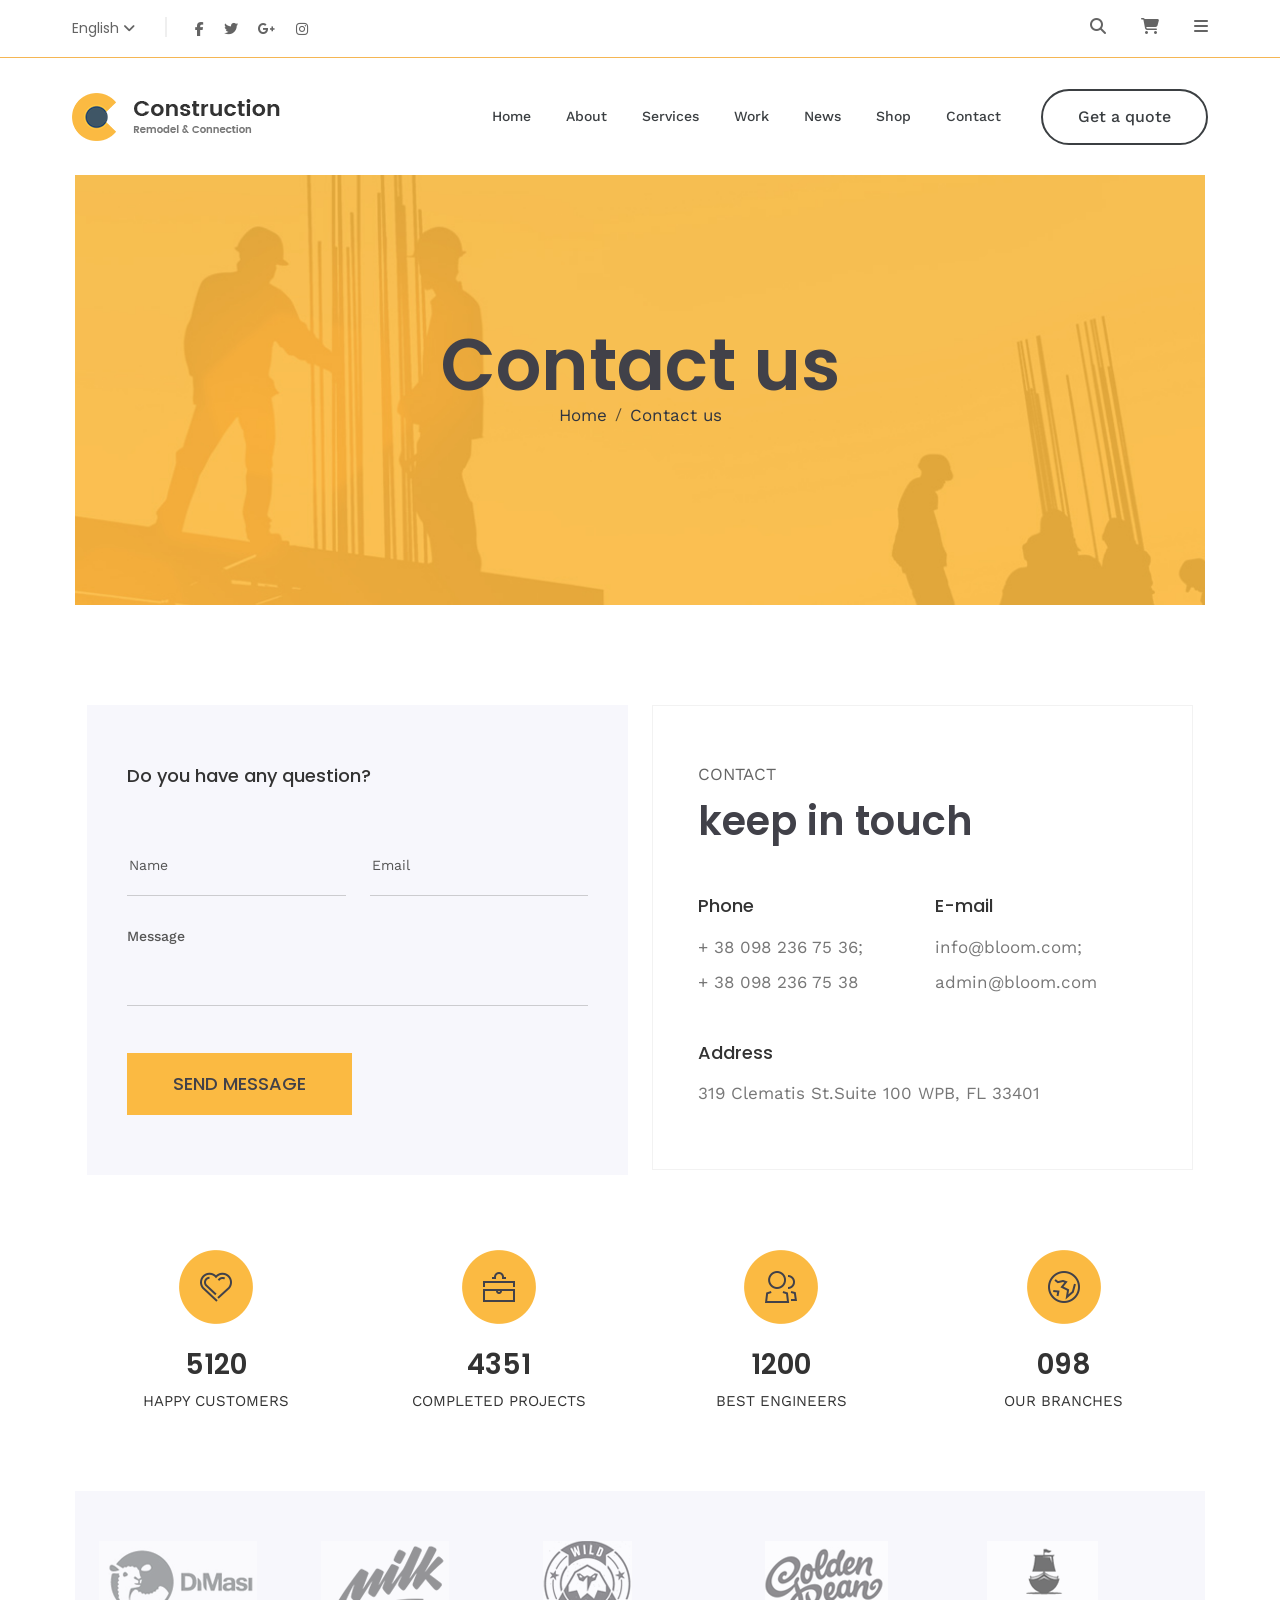
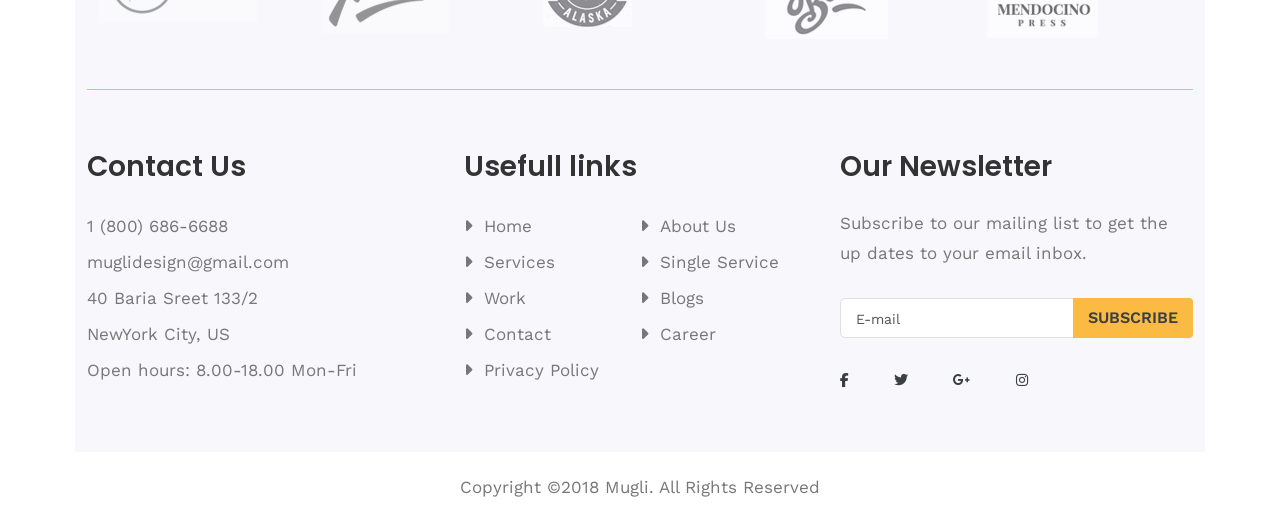
<file: contact.html>
<!DOCTYPE html>
<html lang="en">
  <head>
    <meta charset="UTF-8" />
    <meta name="viewport" content="width=device-width, initial-scale=1.0" />
    <title>Contact us</title>
    <link rel="shortcut icon" href="favicon.ico" type="image/x-icon" />
    <link rel="stylesheet" href="css/bootstrap.min.css" />
    <link rel="stylesheet" href="https://cdnjs.cloudflare.com/ajax/libs/font-awesome/6.7.2/css/all.min.css" />
    <link rel="stylesheet" href="css/slick.css" />
    <link rel="stylesheet" href="css/meanmenu.css" />
    <link rel="stylesheet" href="css/nice-select.css" />
    <link rel="stylesheet" href="css/magnific-popup.css" />
    <link rel="stylesheet" href="css/default.css" />
    <link rel="stylesheet" href="css/style.css" />
    <link rel="stylesheet" href="css/responsive.css" />
  </head>
  <body>
    <header>
      <!-- Top Header Section -->
      <div class="header-top-area pl-60 pr-60">
        <div class="container-fluid">
          <div class="row">
            <div class="col-xl-6 col-lg-6 col-md-6 col-6 d-flex align-items-center">
              <div class="language">
                <ul>
                  <li>
                    <a href="#">
                      English
                      <i class="fa-solid fa-angle-down"></i>
                    </a>
                    <ul>
                      <li><a href="#">Arabic</a></li>
                      <li><a href="#">Bangla</a></li>
                      <li><a href="#">Turkie</a></li>
                      <li><a href="#">German</a></li>
                      <li><a href="#">China</a></li>
                      <li><a href="#">Deutch</a></li>
                    </ul>
                  </li>
                </ul>
              </div>
              <div class="social-icon d-none d-md-block">
                <a href="#"><i class="fa-brands fa-facebook-f"></i></a>
                <a href="#"><i class="fa-brands fa-twitter"></i></a>
                <a href="#"><i class="fa-brands fa-google-plus-g"></i></a>
                <a href="#"><i class="fa-brands fa-instagram"></i></a>
              </div>
            </div>
            <div class="col-xl-6 col-lg-6 col-md-6 col-6">
              <div class="header-right f-right">
                <ul>
                  <li>
                    <a href="#"><i class="fa-solid fa-magnifying-glass"></i></a>
                    <div class="search-form">
                      <form action="#">
                        <input placeholder="Search" type="text" />
                        <button><i class="fa-solid fa-magnifying-glass"></i></button>
                      </form>
                    </div>
                  </li>
                  <li>
                    <a href="#"><i class="fa-solid fa-cart-shopping"></i></a>
                  </li>
                  <li>
                    <a class="info-bar" href="#"><i class="fa-solid fa-bars"></i></a>
                  </li>
                </ul>
              </div>
            </div>
          </div>
        </div>
      </div>
      <div class="extra-info">
        <div class="close-icon">
          <button><i class="fa-solid fa-xmark"></i></button>
        </div>
        <p>
          Lorem ipsum dolor sit amet, consectetur adipisicing elit, sed do eiusmod tempor incididunt ut labore et dolore magna aliqua. Ut enim ad minim veniam, quis nostrudexe rc itation ullamco
          laboris nisi ut aliquip ex ea com modo consequat. Duis aute irure.
        </p>
        <div class="instagram">
          <a href="#"><img src="img/insta/insta1.jpg" alt="" /></a>
          <a href="#"><img src="img/insta/insta2.jpg" alt="" /></a>
          <a href="#"><img src="img/insta/insta3.jpg" alt="" /></a>
          <a href="#"><img src="img/insta/insta4.jpg" alt="" /></a>
          <a href="#"><img src="img/insta/insta1.jpg" alt="" /></a>
          <a href="#"><img src="img/insta/insta2.jpg" alt="" /></a>
        </div>
        <div class="social-link-right mt-30">
          <a href="#"><i class="fa-brands fa-facebook-f"></i></a>
          <a href="#"><i class="fa-brands fa-twitter"></i></a>
          <a href="#"><i class="fa-brands fa-google-plus-g"></i></a>
          <a href="#"><i class="fa-brands fa-instagram"></i></a>
        </div>
      </div>

      <!-- Bottom Header Section -->
      <div class="header-bottom-area pl-60 pr-60">
        <div class="container-fluid">
          <div class="row align-items-center">
            <div class="col-xl-3 col-lg-3">
              <div class="logo">
                <a href="index.html"><img src="img/logo/logo.png" alt="" /></a>
              </div>
            </div>
            <div class="col-xl-9 col-lg-9">
              <div class="header-button f-right d-none d-lg-block">
                <a href="#">Get a quote</a>
              </div>
              <div class="main-menu f-right">
                <nav id="mobile-menu">
                  <ul>
                    <li>
                      <a href="index.html">Home</a>
                      <ul class="submenu">
                        <li>
                          <a href="index-2.html">Home v2</a>
                        </li>
                        <li><a href="index-3.html">Home v3</a></li>
                      </ul>
                    </li>
                    <li><a href="about.html">About</a></li>
                    <li><a href="services.html">Services</a></li>
                    <li>
                      <a href="work.html">Work</a>
                      <ul class="submenu">
                        <li>
                          <a href="work-details.html">Work Details</a>
                        </li>
                      </ul>
                    </li>
                    <li>
                      <a href="news.html">News</a>
                      <ul class="submenu">
                        <li>
                          <a href="news-details.html">News Details</a>
                        </li>
                        <li><a href="news-sidebar.html">News Sidebar</a></li>
                      </ul>
                    </li>
                    <li>
                      <a href="shop.html">Shop</a>
                      <ul class="submenu">
                        <li>
                          <a href="shop.html">Product Page</a>
                        </li>
                        <li><a href="product-details.html">Product Details</a></li>
                        <li><a href="cart.html">Cart Page</a></li>
                      </ul>
                    </li>
                    <li><a href="contact.html">Contact</a></li>
                  </ul>
                </nav>
              </div>
              <div class="mobile-menu"></div>
            </div>
          </div>
        </div>
      </div>
    </header>

    <!-- Slider Start -->
    <div class="wrapper-box pl-75 pr-75">
      <div class="page-title-area pt-160 pb-160" style="background-image: url(img/aboutusbg.jpg); background-repeat: no-repeat; background-position: center center; background-size: cover">
        <div class="container-fluid">
          <div class="row">
            <div class="col-xl-12">
              <div class="page-title text-center">
                <h1>Contact us</h1>
                <nav aria-label="breadcrumb ">
                  <ol class="breadcrumb justify-content-center">
                    <li class="breadcrumb-item"><a href="index.html">Home</a></li>
                    <li class="breadcrumb-item active" aria-current="page"><a href="news.html">Contact us</a></li>
                  </ol>
                </nav>
              </div>
            </div>
          </div>
        </div>
      </div>
      <!-- Contact Area -->
      <div class="contact-area pt-100">
        <div class="container">
          <div class="row">
            <div class="col-xl-6 col-lg-6">
              <div class="contact-form gray-bg">
                <h3>Do you have any question?</h3>
                <form action="">
                  <div class="row">
                    <div class="col-xl-6">
                      <input type="text" placeholder="Name" />
                    </div>
                    <div class="col-xl-6">
                      <input type="email" placeholder="Email" />
                    </div>
                    <div class="col-xl-12">
                      <textarea name="Massege" id="Massege" placeholder="Message"></textarea>
                      <button class="btn brand-btn" type="submit">send message</button>
                    </div>
                  </div>
                </form>
              </div>
            </div>
            <div class="col-xl-6 col-lg-6">
              <div class="contact-info">
                <span>CONTACT</span>
                <h2>keep in touch</h2>
                <div class="row">
                  <div class="col-xl-6 mb-40">
                    <div class="contact-meta">
                      <div class="contact-meta-info">
                        <h4>Phone</h4>
                        <p>+ 38 098 236 75 36;</p>
                        <p>+ 38 098 236 75 38</p>
                      </div>
                    </div>
                  </div>
                  <div class="col-xl-6">
                    <div class="contact-meta">
                      <div class="contact-meta-info">
                        <h4>E-mail</h4>
                        <p>info@bloom.com;</p>
                        <p>admin@bloom.com</p>
                      </div>
                    </div>
                  </div>
                  <div class="col-xl-12">
                    <div class="contact-meta">
                      <div class="contact-meta-info">
                        <h4>Address</h4>
                        <p>319 Clematis St.Suite 100 WPB, FL 33401</p>
                      </div>
                    </div>
                  </div>
                </div>
              </div>
            </div>
          </div>
        </div>
      </div>

      <!-- Counter Area -->
      <div class="counter-area pt-75 pb-45">
        <div class="container">
          <div class="row">
            <div class="col-xl-3 col-lg-3 col-md-3">
              <div class="single-counter text-center mb-30">
                <img src="img/icon/iconwbg1.png" alt="" />
                <span class="counter">5120</span>
                <p>Happy customers</p>
              </div>
            </div>
            <div class="col-xl-3 col-lg-3 col-md-3">
              <div class="single-counter text-center mb-30">
                <img src="img/icon/iconwbg2.png" alt="" />
                <span class="counter">4351</span>
                <p>Completed Projects</p>
              </div>
            </div>
            <div class="col-xl-3 col-lg-3 col-md-3">
              <div class="single-counter text-center mb-30">
                <img src="img/icon/iconwng3.png" alt="" />
                <span class="counter">1200</span>
                <p>Best Engineers</p>
              </div>
            </div>
            <div class="col-xl-3 col-lg-3 col-md-3">
              <div class="single-counter text-center mb-30">
                <img src="img/icon/iconwbg4.png" alt="" />
                <span class="counter">098</span>
                <p>Our Branches</p>
              </div>
            </div>
          </div>
        </div>
      </div>

      <!-- Footer Section -->
      <footer>
        <div class="brand-area gray-bg">
          <div class="container">
            <div class="brand-active brand-border pt-50 pb-50">
              <div class="single-brand">
                <a href="#"><img src="img/brandlogo/dmasi.png" alt="" /></a>
              </div>
              <div class="single-brand">
                <a href="#"><img src="img/brandlogo/milk.png" alt="" /></a>
              </div>
              <div class="single-brand">
                <a href="#"><img src="img/brandlogo/wild.png" alt="" /></a>
              </div>
              <div class="single-brand">
                <a href="#"><img src="img/brandlogo/golden.png" alt="" /></a>
              </div>
              <div class="single-brand">
                <a href="#"><img src="img/brandlogo/mendocino.png" alt="" /></a>
              </div>
              <div class="single-brand">
                <a href="#"><img src="img/brandlogo/dmasi.png" alt="" /></a>
              </div>
            </div>
          </div>
        </div>
        <div class="widget-area gray-bg pt-60 pb-30">
          <div class="container">
            <div class="row">
              <div class="col-xl-4 col-lg-3 col-md-4 mb-30">
                <div class="footer-widget">
                  <h3>Contact Us</h3>
                  <div class="footer-info">
                    <ul>
                      <li>1 (800) 686-6688</li>
                      <li>muglidesign@gmail.com</li>
                      <li>40 Baria Sreet 133/2</li>
                      <li>NewYork City, US</li>
                      <li>Open hours: 8.00-18.00 Mon-Fri</li>
                    </ul>
                  </div>
                </div>
              </div>
              <div class="col-xl-4 col-lg-5 col-md-3 mb-30">
                <div class="footer-widget">
                  <h3>Usefull links</h3>
                  <div class="footer-link">
                    <ul>
                      <li><a href="index.html">Home</a></li>
                      <li><a href="#">About Us</a></li>
                      <li><a href="#">Services</a></li>
                      <li><a href="#">Single Service</a></li>
                      <li><a href="#">Work</a></li>
                      <li><a href="#">Blogs</a></li>
                      <li><a href="#">Contact</a></li>
                      <li><a href="#">Career</a></li>
                      <li><a href="#">Privacy Policy</a></li>
                    </ul>
                  </div>
                </div>
              </div>
              <div class="col-xl-4 col-lg-4 col-md-5 mb-30">
                <div class="footer-widget">
                  <h3>Our Newsletter</h3>
                  <p class="pb-15">Subscribe to our mailing list to get the up dates to your email inbox.</p>
                  <form action="#">
                    <input type="email" placeholder="E-mail" />
                    <button class="brand-btn">Subscribe</button>
                  </form>
                  <div class="footer-icon mt-30">
                    <a href="#"><i class="fa-brands fa-facebook-f"></i></a>
                    <a href="#"><i class="fa-brands fa-twitter"></i></a>
                    <a href="#"><i class="fa-brands fa-google-plus-g"></i></a>
                    <a href="#"><i class="fa-brands fa-instagram"></i></a>
                  </div>
                </div>
              </div>
            </div>
          </div>
        </div>
        <div class="copyright-area">
          <div class="container">
            <div class="copyright-text text-center pt-20 pb-20">
              <p>Copyright ©2018 Mugli. All Rights Reserved</p>
            </div>
          </div>
        </div>
      </footer>
    </div>

    <!-- Js Link -->
    <script src="js/vendor/modernizr-3.5.0.min.js"></script>
    <script src="js/vendor/jquery-3.7.1.min.js"></script>
    <script src="js/bootstrap.bundle.min.js"></script>
    <script src="js/fontawesome.min.js"></script>
    <script src="js/slick.min.js"></script>
    <script src="js/jquery.nice-select.min.js"></script>
    <script src="js/isotope.pkgd.min.js"></script>
    <script src="js/jquery.magnific-popup.min.js"></script>
    <script src="js/jquery.meanmenu.min.js"></script>
    <!-- <script src="http://cdnjs.cloudflare.com/ajax/libs/waypoints/2.0.3/waypoints.min.js"></script>
    <script src="js/jquery.counterup.min.js"></script> -->
    <script src="js/main.js"></script>
  </body>
</html>
</file>
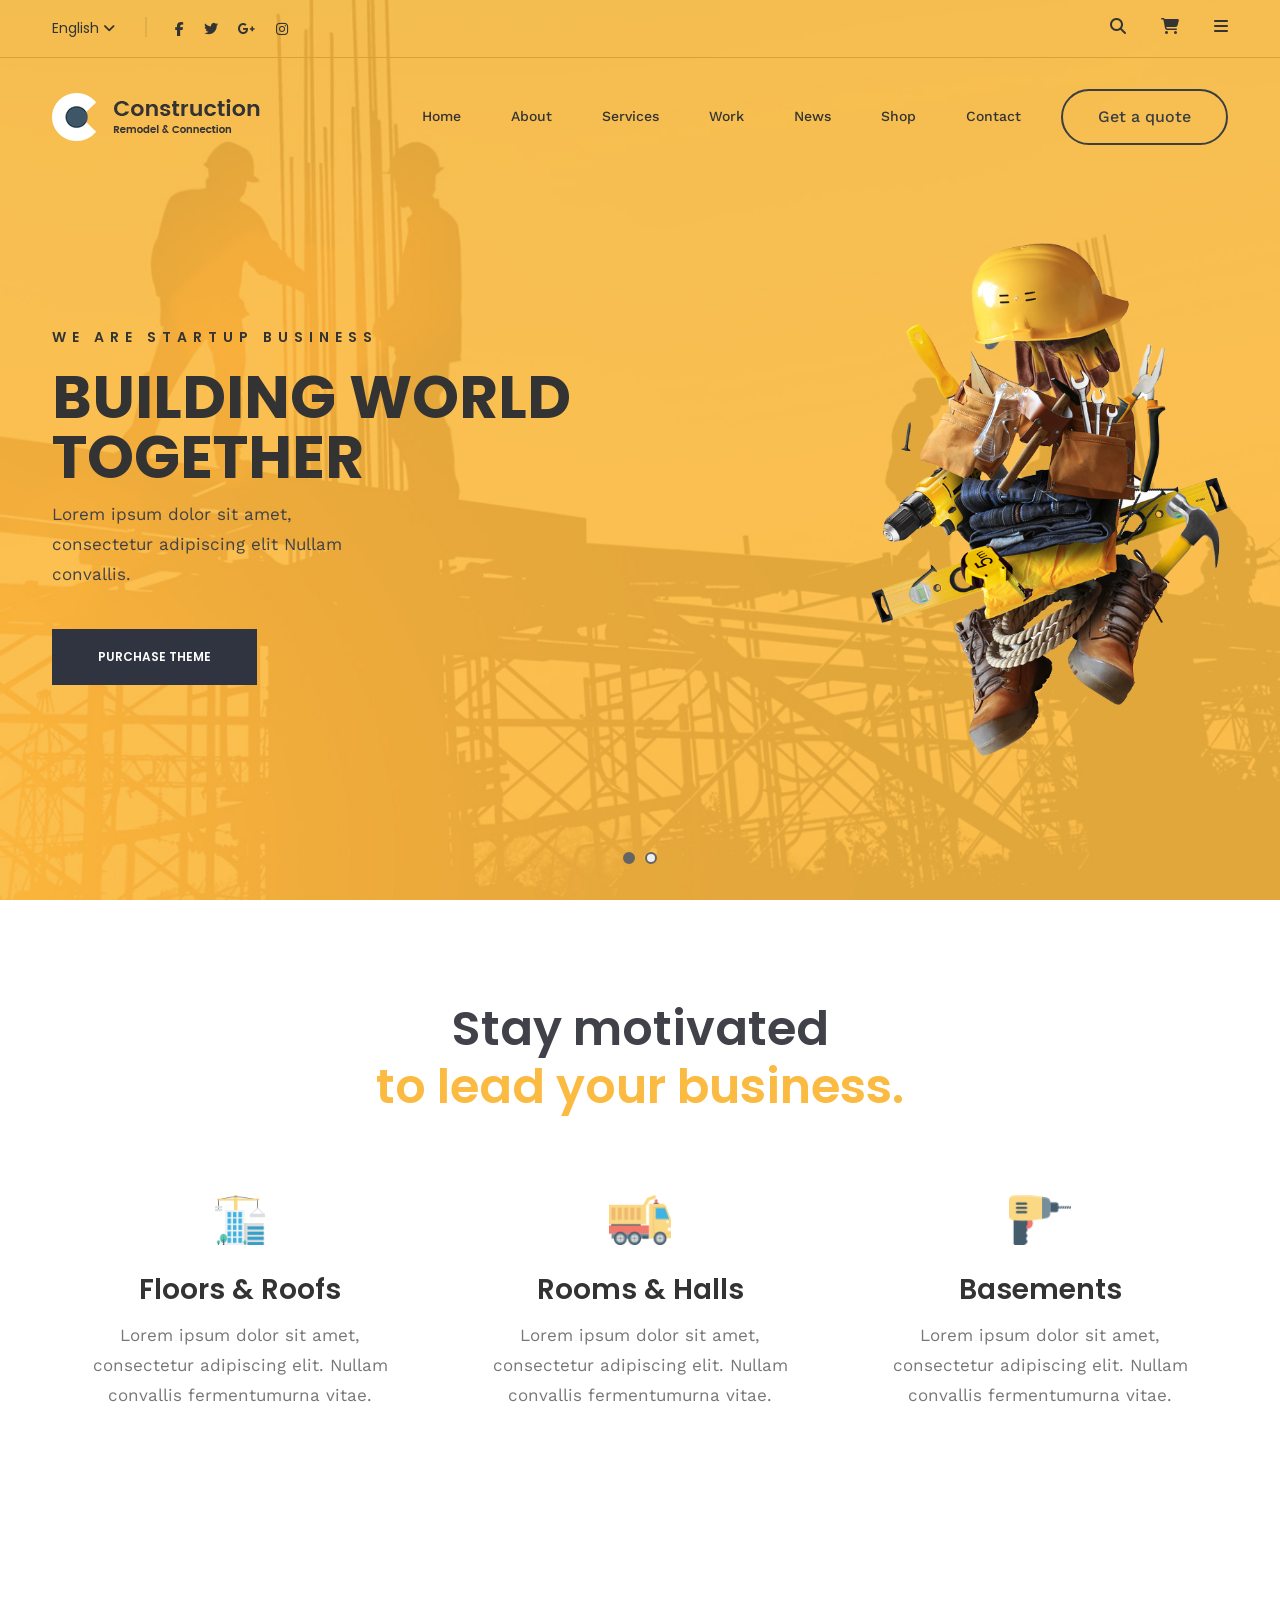
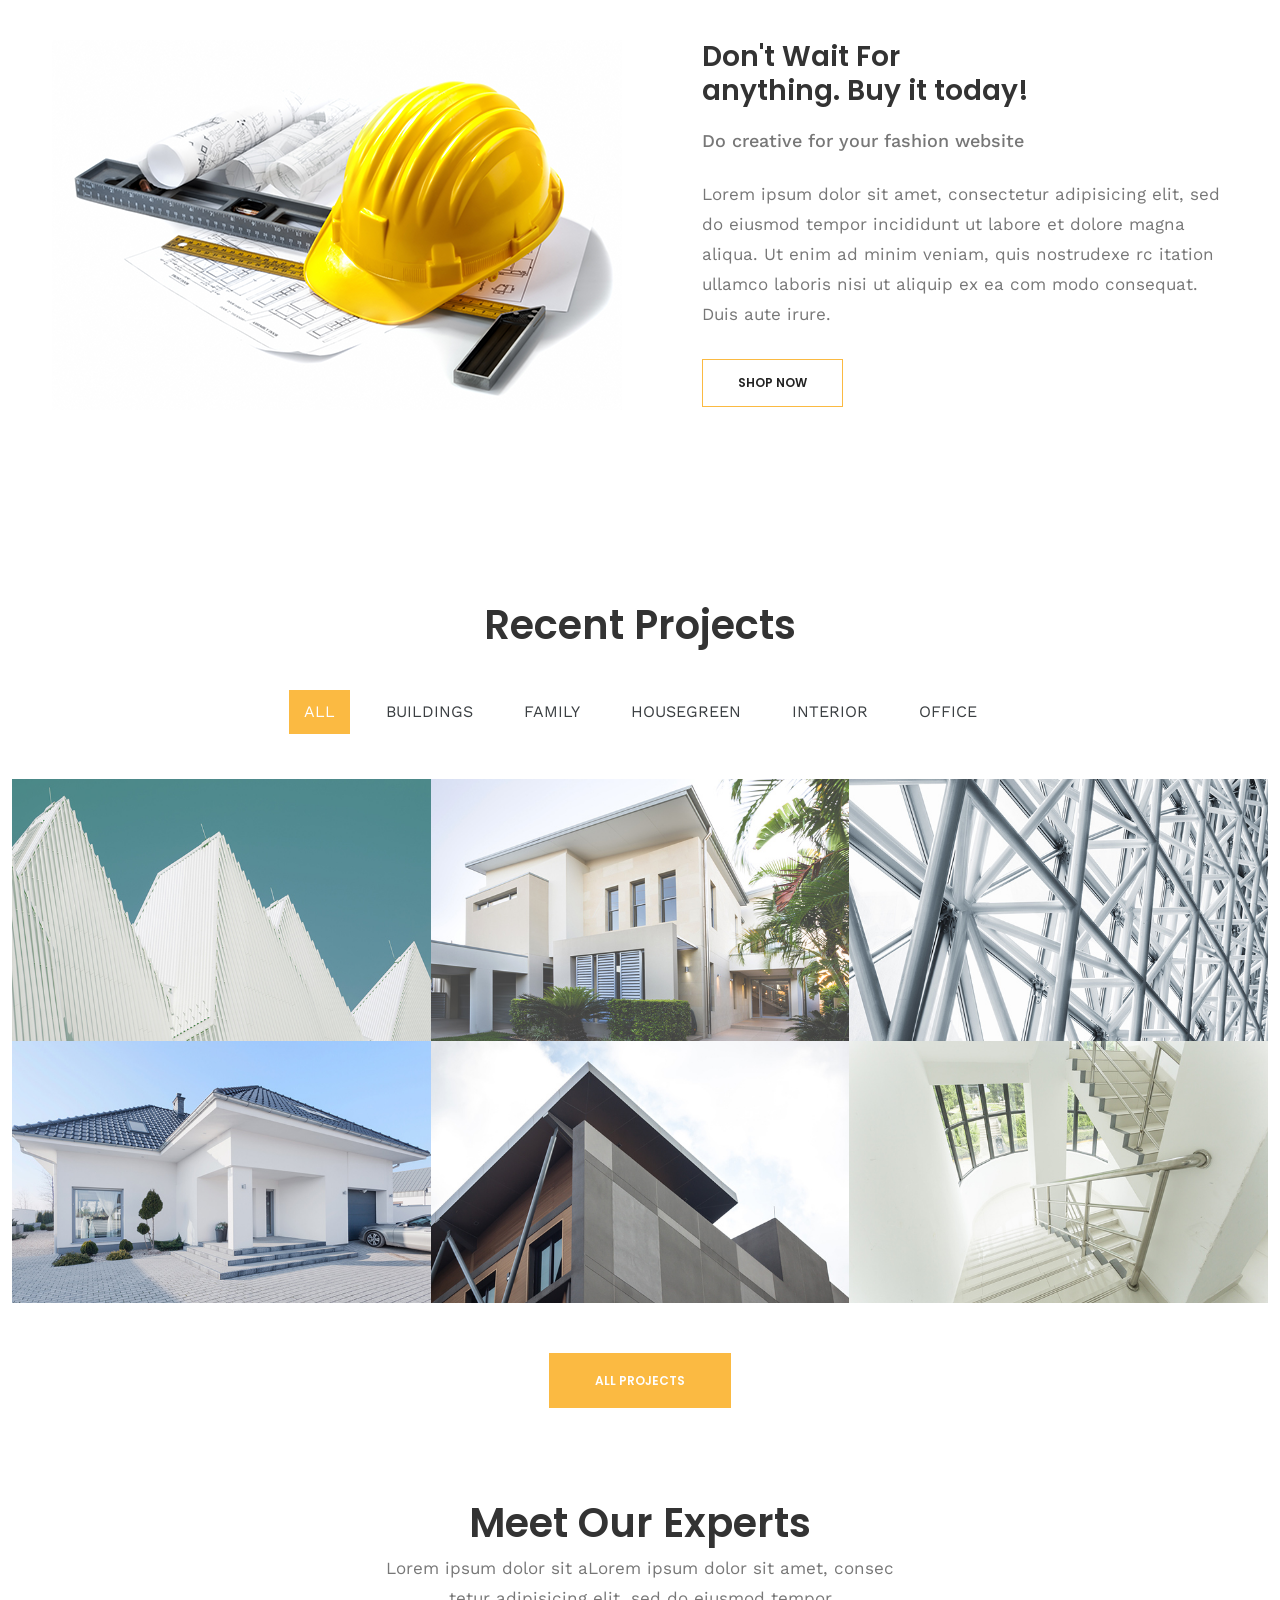
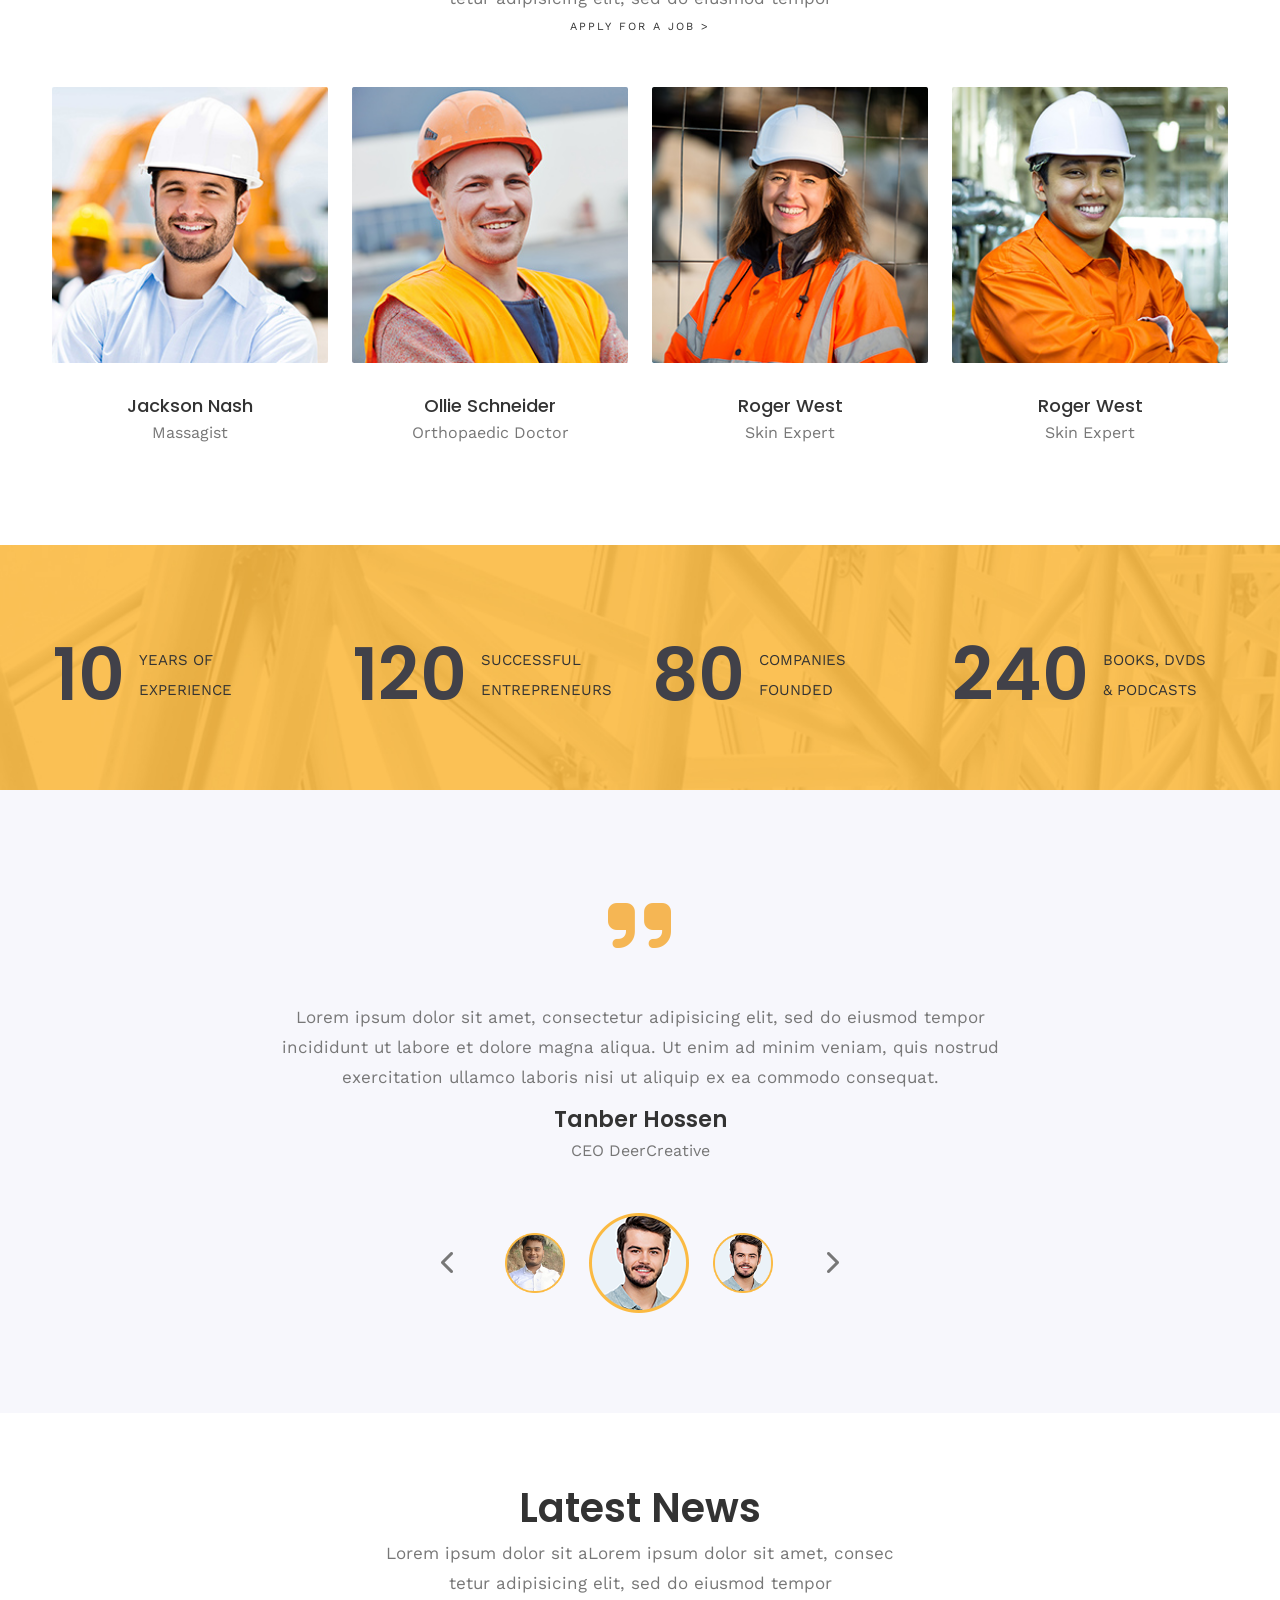
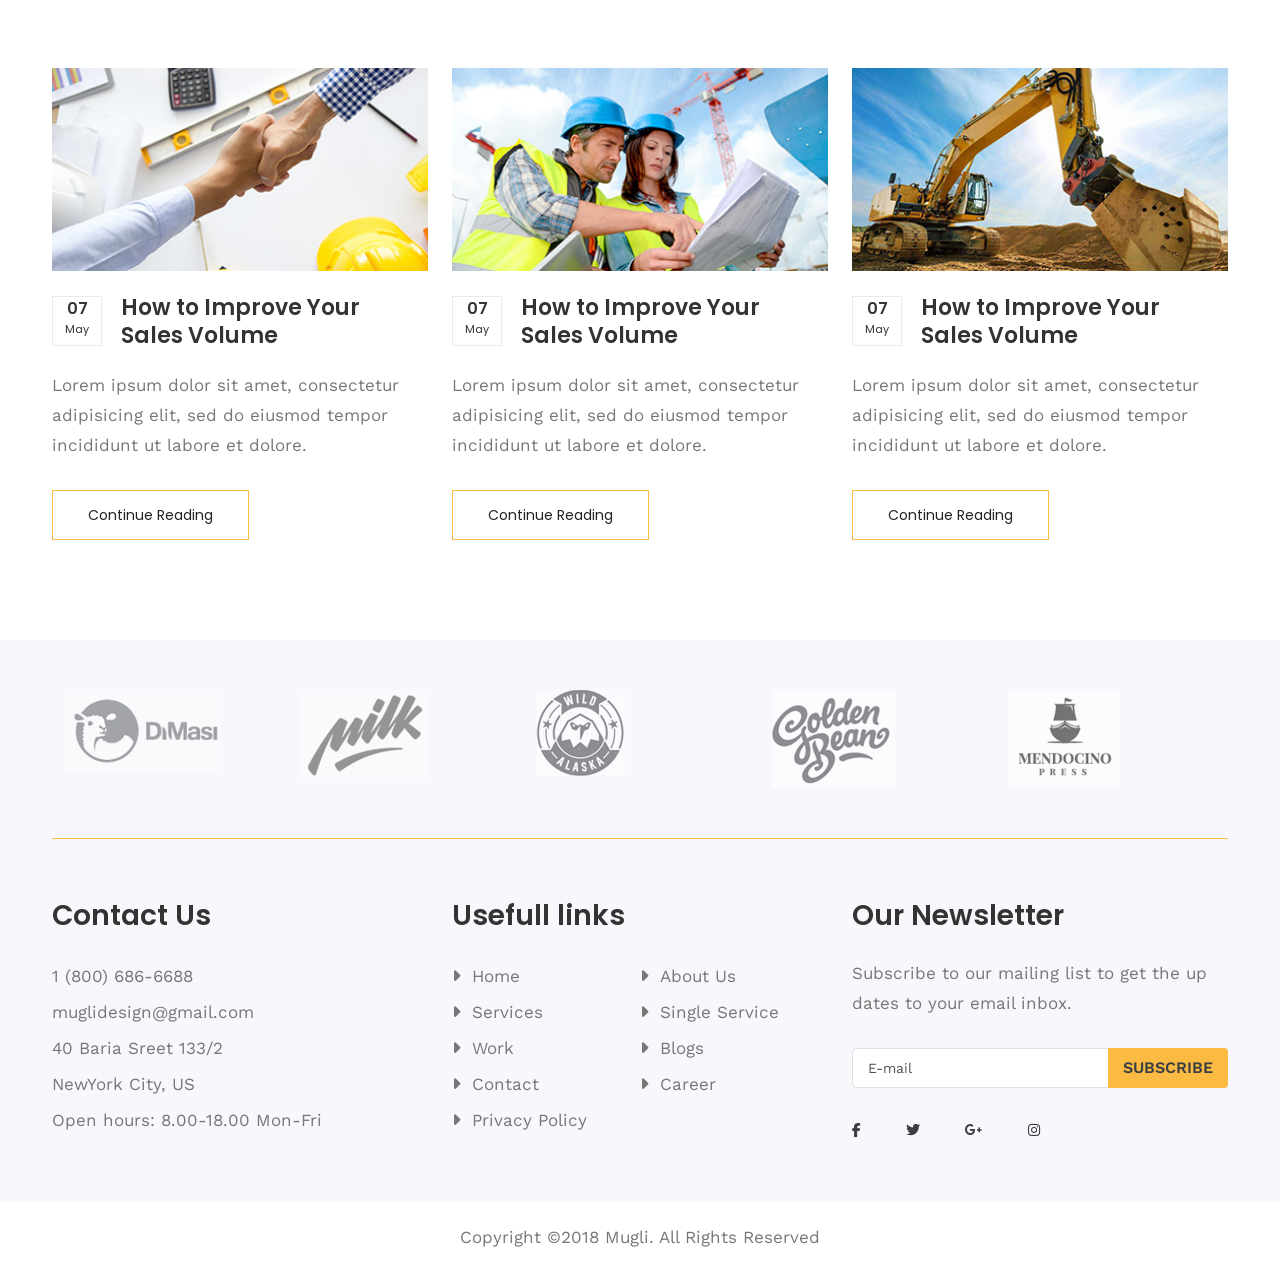
<file: index-2.html>
<!DOCTYPE html>
<html lang="en">
  <head>
    <meta charset="UTF-8" />
    <meta name="viewport" content="width=device-width, initial-scale=1.0" />
    <title>Constraction Project</title>
    <link rel="shortcut icon" href="favicon.ico" type="image/x-icon" />
    <link rel="stylesheet" href="css/bootstrap.min.css" />
    <link rel="stylesheet" href="https://cdnjs.cloudflare.com/ajax/libs/font-awesome/6.7.2/css/all.min.css" />
    <link rel="stylesheet" href="css/slick.css" />
    <link rel="stylesheet" href="css/meanmenu.css" />
    <link rel="stylesheet" href="css/magnific-popup.css" />
    <link rel="stylesheet" href="css/nice-select.css" />
    <link rel="stylesheet" href="css/default.css" />
    <link rel="stylesheet" href="css/style.css" />
    <link rel="stylesheet" href="css/responsive.css" />
  </head>
  <body>
    <header class="transparent-header">
      <!-- Top Header Section -->
      <div class="header-top-area">
        <div class="container">
          <div class="row">
            <div class="col-xl-6 col-lg-6 col-md-6 col-6 d-flex align-items-center">
              <div class="language">
                <ul>
                  <li>
                    <a href="#">
                      English
                      <i class="fa-solid fa-angle-down"></i>
                    </a>
                    <ul>
                      <li><a href="#">Arabic</a></li>
                      <li><a href="#">Bangla</a></li>
                      <li><a href="#">Turkie</a></li>
                      <li><a href="#">German</a></li>
                      <li><a href="#">China</a></li>
                      <li><a href="#">Deutch</a></li>
                    </ul>
                  </li>
                </ul>
              </div>
              <div class="social-icon d-none d-md-block">
                <a href="#"><i class="fa-brands fa-facebook-f"></i></a>
                <a href="#"><i class="fa-brands fa-twitter"></i></a>
                <a href="#"><i class="fa-brands fa-google-plus-g"></i></a>
                <a href="#"><i class="fa-brands fa-instagram"></i></a>
              </div>
            </div>
            <div class="col-xl-6 col-lg-6 col-md-6 col-6">
              <div class="header-right f-right">
                <ul>
                  <li>
                    <a href="#"><i class="fa-solid fa-magnifying-glass"></i></a>
                    <div class="search-form">
                      <form action="#">
                        <input placeholder="Search" type="text" />
                        <button><i class="fa-solid fa-magnifying-glass"></i></button>
                      </form>
                    </div>
                  </li>
                  <li>
                    <a href="#"><i class="fa-solid fa-cart-shopping"></i></a>
                  </li>
                  <li>
                    <a class="info-bar" href="#"><i class="fa-solid fa-bars"></i></a>
                  </li>
                </ul>
              </div>
            </div>
          </div>
        </div>
      </div>
      <div class="extra-info">
        <div class="close-icon">
          <button><i class="fa-solid fa-xmark"></i></button>
        </div>
        <p>Lorem ipsum dolor sit amet, consectetur adipisicing elit, sed do eiusmod tempor incididunt ut labore et dolore magna aliqua. Ut enim ad minim veniam, quis nostrudexe rc itation ullamco laboris nisi ut aliquip ex ea com modo consequat. Duis aute irure.</p>
        <div class="instagram">
          <a href="#"><img src="img/insta/insta1.jpg" alt="" /></a>
          <a href="#"><img src="img/insta/insta2.jpg" alt="" /></a>
          <a href="#"><img src="img/insta/insta3.jpg" alt="" /></a>
          <a href="#"><img src="img/insta/insta4.jpg" alt="" /></a>
          <a href="#"><img src="img/insta/insta1.jpg" alt="" /></a>
          <a href="#"><img src="img/insta/insta2.jpg" alt="" /></a>
        </div>
        <div class="social-link-right mt-30">
          <a href="#"><i class="fa-brands fa-facebook-f"></i></a>
          <a href="#"><i class="fa-brands fa-twitter"></i></a>
          <a href="#"><i class="fa-brands fa-google-plus-g"></i></a>
          <a href="#"><i class="fa-brands fa-instagram"></i></a>
        </div>
      </div>

      <!-- Bottom Header Section -->
      <div class="header-bottom-area">
        <div class="container">
          <div class="row align-items-center">
            <div class="col-xl-3 col-lg-3">
              <div class="logo">
                <a href="index.html"><img src="img/logo/Logov1.png" alt="" /></a>
              </div>
            </div>
            <div class="col-xl-9 col-lg-9">
              <div class="header-button f-right d-none d-xl-block">
                <a href="#">Get a quote</a>
              </div>
              <div class="main-menu f-right">
                <nav id="mobile-menu">
                  <ul>
                    <li>
                      <a href="index.html">Home</a>
                      <ul class="submenu">
                        <li>
                          <a href="index-2.html">Home v2</a>
                        </li>
                        <li><a href="index-3.html">Home v3</a></li>
                      </ul>
                    </li>
                    <li><a href="about.html">About</a></li>
                    <li><a href="services.html">Services</a></li>
                    <li>
                      <a href="work.html">Work</a>
                      <ul class="submenu">
                        <li>
                          <a href="work-details.html">Work Details</a>
                        </li>
                      </ul>
                    </li>
                    <li>
                      <a href="news.html">News</a>
                      <ul class="submenu">
                        <li>
                          <a href="news-details.html">News Details</a>
                        </li>
                        <li><a href="news-sidebar.html">News Sidebar</a></li>
                      </ul>
                    </li>
                    <li>
                      <a href="shop.html">Shop</a>
                      <ul class="submenu">
                        <li>
                          <a href="shop.html">Product Page</a>
                        </li>
                        <li><a href="product-details.html">Product Details</a></li>
                        <li><a href="cart.html">Cart Page</a></li>
                      </ul>
                    </li>
                    <li><a href="contact.html">Contact</a></li>
                  </ul>
                </nav>
              </div>
              <div class="mobile-menu"></div>
            </div>
          </div>
        </div>
      </div>
    </header>

    <!-- Slider Start -->
    <div class="slider-area">
      <div class="slider-active">
        <div class="single-slider height-100 d-flex align-items-center" style="background-image: url(img/slider/slider1.jpg)">
          <div class="container">
            <div class="row">
              <div class="col-xl-6 col-lg-7 col-md-12 d-flex align-items-center">
                <div class="slider-content pt-110">
                  <span>We are startup business</span>
                  <h1>BUILDING WORLD TOGETHER</h1>
                  <p>Lorem ipsum dolor sit amet, consectetur adipiscing elit Nullam convallis.</p>
                  <a class="btn" href="#">purchase theme</a>
                </div>
              </div>
              <div class="col-xl-6 col-lg-5 d-none d-lg-block">
                <div class="slide-img text-end mt-100 slider-full">
                  <img class="f-right" src="img/slider/slide.png" alt="" />
                </div>
              </div>
            </div>
          </div>
        </div>
        <div class="single-slider height-100 d-flex align-items-center" style="background-image: url(img/slider/slider1.jpg)">
          <div class="container">
            <div class="row">
              <div class="col-xl-6 col-lg-7 col-md-12 d-flex align-items-center">
                <div class="slider-content pt-110">
                  <span>We are startup business</span>
                  <h1>BUILDING WORLD TOGETHER</h1>
                  <p>Lorem ipsum dolor sit amet, consectetur adipiscing elit Nullam convallis.</p>
                  <a class="btn" href="#">purchase theme</a>
                </div>
              </div>
              <div class="col-xl-6 col-lg-5 d-none d-lg-block">
                <div class="slide-img text-end pt-120 slider-full">
                  <img class="f-right" src="img/slider/slide.png" alt="" />
                </div>
              </div>
            </div>
          </div>
        </div>
      </div>
    </div>

    <div class="features-area pt-100 pb-100">
      <div class="container">
        <div class="row">
          <div class="col-xl-12">
            <div class="features-title text-center mb-80">
              <h2>
                Stay motivated
                <br />
                <span>to lead your business.</span>
              </h2>
            </div>
          </div>
        </div>
        <div class="row">
          <div class="col-xl-4 col-lg-4 col-md-4">
            <div class="single-feature text-center mb-30">
              <img src="img/icon/icon1.png" alt="" />
              <h2>Floors & Roofs</h2>
              <p>Lorem ipsum dolor sit amet, consectetur adipiscing elit. Nullam convallis fermentumurna vitae.</p>
            </div>
          </div>
          <div class="col-xl-4 col-lg-4 col-md-4">
            <div class="single-feature text-center mb-30">
              <img src="img/icon/icon2.png" alt="" />
              <h2>Rooms & Halls</h2>
              <p>Lorem ipsum dolor sit amet, consectetur adipiscing elit. Nullam convallis fermentumurna vitae.</p>
            </div>
          </div>
          <div class="col-xl-4 col-lg-4 col-md-4">
            <div class="single-feature text-center mb-30">
              <img src="img/icon/icon3.png" alt="" />
              <h2>Basements</h2>
              <p>Lorem ipsum dolor sit amet, consectetur adipiscing elit. Nullam convallis fermentumurna vitae.</p>
            </div>
          </div>
        </div>
      </div>
    </div>
    <!-- Promotion Area -->
    <div class="promotion-area pt-100 pb-100">
      <div class="container">
        <div class="row">
          <div class="col-xl-6 col-lg-6">
            <div class="cta-img"><img src="img/cta.png" alt="" /></div>
          </div>

          <div class="col-xl-6 col-lg-6">
            <div class="promotion-text promo-2 pl-50">
              <h3>
                Don't Wait For
                <br />
                anything. Buy it today!
              </h3>
              <span>Do creative for your fashion website</span>
              <p>Lorem ipsum dolor sit amet, consectetur adipisicing elit, sed do eiusmod tempor incididunt ut labore et dolore magna aliqua. Ut enim ad minim veniam, quis nostrudexe rc itation ullamco laboris nisi ut aliquip ex ea com modo consequat. Duis aute irure.</p>
              <a href="#" class="btn btn-2">SHOP NOW</a>
            </div>
          </div>
        </div>
      </div>
    </div>
    <!-- Portfolio Area -->
    <div class="portfolio-area pt-100 pb-100">
      <div class="container-fluid">
        <div class="row g-0">
          <div class="col-xl-12">
            <div class="section-title section-title-2 text-center mb-50">
              <h2>Recent Projects</h2>
            </div>
          </div>
        </div>
        <div class="row g-0">
          <div class="col-xl-12">
            <div class="filter-menu">
              <div class="portfolio-menu filter-button-group mb-45 text-center">
                <button class="active" data-filter="*">All</button>
                <button data-filter="cat1">Buildings</button>
                <button data-filter="cat2">Family</button>
                <button data-filter="cat3">Housegreen</button>
                <button data-filter="cat4">Interior</button>
                <button data-filter="cat5">Office</button>
              </div>
            </div>
          </div>
        </div>
        <div class="row grid g-0">
          <div class="col-xl-4 col-lg-4 col-md-6 grid-item">
            <div class="portfolio-wrapper">
              <div class="portfolio-thumb">
                <img src="img/portfolio/port1.jpg" alt="" />
              </div>
              <div class="portfolio-content">
                <div class="icon">
                  <a class="popup-img" href="img/portfolio/port1.jpg"><i class="fa-solid fa-plus"></i></a>
                </div>

                <h3><a href="#">Aplumber Repairs Pipes</a></h3>
                <span>Buildings, Office</span>
              </div>
            </div>
          </div>
          <div class="col-xl-4 col-lg-4 col-md-6 grid-item">
            <div class="portfolio-wrapper">
              <div class="portfolio-thumb">
                <img src="img/portfolio/port2.jpg" alt="" />
              </div>
              <div class="portfolio-content">
                <div class="icon">
                  <a class="popup-img" href="img/portfolio/port2.jpg"><i class="fa-solid fa-plus"></i></a>
                </div>

                <h3><a href="#">Aplumber Repairs Pipes</a></h3>
                <span>Buildings, Office</span>
              </div>
            </div>
          </div>
          <div class="col-xl-4 col-lg-4 col-md-6 grid-item">
            <div class="portfolio-wrapper">
              <div class="portfolio-thumb">
                <img src="img/portfolio/port3.jpg" alt="" />
              </div>
              <div class="portfolio-content">
                <div class="icon">
                  <a class="popup-img" href="img/portfolio/port3.jpg"><i class="fa-solid fa-plus"></i></a>
                </div>

                <h3><a href="#">Aplumber Repairs Pipes</a></h3>
                <span>Buildings, Office</span>
              </div>
            </div>
          </div>
          <div class="col-xl-4 col-lg-4 col-md-6 grid-item">
            <div class="portfolio-wrapper">
              <div class="portfolio-thumb">
                <img src="img/portfolio/port4.jpg" alt="" />
              </div>
              <div class="portfolio-content">
                <div class="icon">
                  <a class="popup-img" href="img/portfolio/port4.jpg"><i class="fa-solid fa-plus"></i></a>
                </div>

                <h3><a href="#">Aplumber Repairs Pipes</a></h3>
                <span>Buildings, Office</span>
              </div>
            </div>
          </div>
          <div class="col-xl-4 col-lg-4 col-md-6 grid-item">
            <div class="portfolio-wrapper">
              <div class="portfolio-thumb">
                <img src="img/portfolio/port5.jpg" alt="" />
              </div>
              <div class="portfolio-content">
                <div class="icon">
                  <a class="popup-img" href="img/portfolio/port5.jpg"><i class="fa-solid fa-plus"></i></a>
                </div>

                <h3><a href="#">Aplumber Repairs Pipes</a></h3>
                <span>Buildings, Office</span>
              </div>
            </div>
          </div>
          <div class="col-xl-4 col-lg-4 col-md-6 grid-item">
            <div class="portfolio-wrapper">
              <div class="portfolio-thumb">
                <img src="img/portfolio/port6.jpg" alt="" />
              </div>
              <div class="portfolio-content">
                <div class="icon">
                  <a class="popup-img" href="img/portfolio/port6.jpg"><i class="fa-solid fa-plus"></i></a>
                </div>

                <h3><a href="#">Aplumber Repairs Pipes</a></h3>
                <span>Buildings, Office</span>
              </div>
            </div>
          </div>
        </div>
        <div class="row g-0">
          <div class="view-project text-center mt-50">
            <a class="btn brand-btn" href="#">All Projects</a>
          </div>
        </div>
      </div>
    </div>
    <!-- Team Area -->
    <div class="team-area pb-70">
      <div class="container">
        <div class="row">
          <div class="col-xl-12">
            <div class="section-title section-title-2 text-center mb-50">
              <h2>Meet Our Experts</h2>
              <p>
                Lorem ipsum dolor sit aLorem ipsum dolor sit amet, consec
                <br />
                tetur adipisicing elit, sed do eiusmod tempor
              </p>
              <a href="#">Apply for a job ></a>
            </div>
          </div>

          <div class="col-xl-3 col-lg-3 col-md-6">
            <div class="single-team text-center mb-30">
              <div class="team-img">
                <img src="img/team/jackson.jpg" alt="" />
                <div class="team-icon">
                  <a href="#"><i class="fa-brands fa-facebook-f"></i></a>
                  <a href="#"><i class="fa-brands fa-twitter"></i></a>
                  <a href="#"><i class="fa-brands fa-google-plus-g"></i></a>
                  <a href="#"><i class="fa-brands fa-instagram"></i></a>
                </div>
              </div>
              <div class="team-info">
                <h3>Jackson Nash</h3>
                <span>Massagist</span>
              </div>
            </div>
          </div>
          <div class="col-xl-3 col-lg-3 col-md-6">
            <div class="single-team text-center mb-30">
              <div class="team-img">
                <img src="img/team/ollie.jpg" alt="" />
                <div class="team-icon">
                  <a href="#"><i class="fa-brands fa-facebook-f"></i></a>
                  <a href="#"><i class="fa-brands fa-twitter"></i></a>
                  <a href="#"><i class="fa-brands fa-google-plus-g"></i></a>
                  <a href="#"><i class="fa-brands fa-instagram"></i></a>
                </div>
              </div>
              <div class="team-info">
                <h3>Ollie Schneider</h3>
                <span>Orthopaedic Doctor</span>
              </div>
            </div>
          </div>
          <div class="col-xl-3 col-lg-3 col-md-6">
            <div class="single-team text-center mb-30">
              <div class="team-img">
                <img src="img/team/roger.jpg" alt="" />
                <div class="team-icon">
                  <a href="#"><i class="fa-brands fa-facebook-f"></i></a>
                  <a href="#"><i class="fa-brands fa-twitter"></i></a>
                  <a href="#"><i class="fa-brands fa-google-plus-g"></i></a>
                  <a href="#"><i class="fa-brands fa-instagram"></i></a>
                </div>
              </div>
              <div class="team-info">
                <h3>Roger West</h3>
                <span>Skin Expert</span>
              </div>
            </div>
          </div>
          <div class="col-xl-3 col-lg-3 col-md-6">
            <div class="single-team text-center mb-30">
              <div class="team-img">
                <img src="img/team/west.jpg" alt="" />
                <div class="team-icon">
                  <a href="#"><i class="fa-brands fa-facebook-f"></i></a>
                  <a href="#"><i class="fa-brands fa-twitter"></i></a>
                  <a href="#"><i class="fa-brands fa-google-plus-g"></i></a>
                  <a href="#"><i class="fa-brands fa-instagram"></i></a>
                </div>
              </div>
              <div class="team-info">
                <h3>Roger West</h3>
                <span>Skin Expert</span>
              </div>
            </div>
          </div>
        </div>
      </div>
    </div>

    <!-- Counter Area -->
    <div class="counter-area pt-100 pb-55" style="background-image: url(img/counterbg.jpg)">
      <div class="container">
        <div class="row">
          <div class="col-xl-3 col-lg-3 col-md-3">
            <div class="single-counter counter-2 d-xl-flex mb-30">
              <span class="counter">10</span>
              <p>
                YEARS OF
                <br />
                EXPERIENCE
              </p>
            </div>
          </div>
          <div class="col-xl-3 col-lg-3 col-md-3">
            <div class="single-counter counter-2 d-xl-flex mb-30">
              <span class="counter">120</span>
              <p>
                Successful
                <br />
                entrepreneurs
              </p>
            </div>
          </div>
          <div class="col-xl-3 col-lg-3 col-md-3">
            <div class="single-counter counter-2 d-xl-flex mb-30">
              <span class="counter">80</span>
              <p>
                COMPANIES
                <br />
                FOUNDED
              </p>
            </div>
          </div>
          <div class="col-xl-3 col-lg-3 col-md-3">
            <div class="single-counter counter-2 d-xl-flex mb-30">
              <span class="counter">240</span>
              <p>
                BOOKS, DVDS
                <br />
                & PODCASTS
              </p>
            </div>
          </div>
        </div>
      </div>
    </div>
    <!-- Testimonial Area -->
    <div class="testimonial-area pt-100 pb-100 gray-bg">
      <div class="container">
        <div class="row">
          <div class="col-xl-8 offset-xl-2">
            <div class="testimonial-item-active">
              <div class="testimonial-items text-center">
                <i class="fa-solid fa-quote-right"></i>
                <p>Lorem ipsum dolor sit amet, consectetur adipisicing elit, sed do eiusmod tempor incididunt ut labore et dolore magna aliqua. Ut enim ad minim veniam, quis nostrud exercitation ullamco laboris nisi ut aliquip ex ea commodo consequat.</p>
                <div class="designation">
                  <h3>Tanber Hossen</h3>
                  <span>CEO DeerCreative</span>
                </div>
              </div>
              <div class="testimonial-items text-center">
                <i class="fa-solid fa-quote-right"></i>
                <p>Lorem ipsum dolor sit amet, consectetur adipisicing elit, sed do eiusmod tempor incididunt ut labore et dolore magna aliqua. Ut enim ad minim veniam, quis nostrud exercitation ullamco laboris nisi ut aliquip ex ea commodo consequat.</p>
                <div class="designation">
                  <h3>Jhon Doe</h3>
                  <span>CEO DeerCreative</span>
                </div>
              </div>
              <div class="testimonial-items text-center">
                <i class="fa-solid fa-quote-right"></i>
                <p>Lorem ipsum dolor sit amet, consectetur adipisicing elit, sed do eiusmod tempor incididunt ut labore et dolore magna aliqua. Ut enim ad minim veniam, quis nostrud exercitation ullamco laboris nisi ut aliquip ex ea commodo consequat.</p>
                <div class="designation">
                  <h3>Rayhan Khabir</h3>
                  <span>CEO DeerCreative</span>
                </div>
              </div>
              <div class="testimonial-items text-center">
                <i class="fa-solid fa-quote-right"></i>
                <p>Lorem ipsum dolor sit amet, consectetur adipisicing elit, sed do eiusmod tempor incididunt ut labore et dolore magna aliqua. Ut enim ad minim veniam, quis nostrud exercitation ullamco laboris nisi ut aliquip ex ea commodo consequat.</p>
                <div class="designation">
                  <h3>Rashed Khan</h3>
                  <span>CEO DeerCreative</span>
                </div>
              </div>
            </div>
            <div class="testimonial-nav">
              <div class="testimonial-thumb">
                <img src="img/testimonial/test1.png" alt="" />
              </div>
              <div class="testimonial-thumb">
                <img src="img/testimonial/test1.png" alt="" />
              </div>
              <div class="testimonial-thumb">
                <img src="img/testimonial/test1.png" alt="" />
              </div>
              <div class="testimonial-thumb">
                <img src="img/testimonial/Rashed.png" alt="" />
              </div>
            </div>
          </div>
        </div>
      </div>
    </div>

    <!-- Latest Blog Area -->
    <div class="latest-blog-area pt-80 pb-70">
      <div class="container">
        <div class="row">
          <div class="section-title section-title-2 text-center mb-70">
            <h2>Latest News</h2>
            <p>
              Lorem ipsum dolor sit aLorem ipsum dolor sit amet, consec
              <br />
              tetur adipisicing elit, sed do eiusmod tempor
            </p>
          </div>
        </div>
        <div class="row">
          <div class="col-xl-4 col-lg-4">
            <div class="blog-latest mb-30">
              <div class="blog-img">
                <a href="blog-details.html"><img src="img/blogs/blog.jpg" alt="" /></a>
              </div>
              <div class="blog-latest-content pt-25">
                <div class="blog-title mb-20">
                  <span>
                    07
                    <span>May</span>
                  </span>
                  <h2><a href="blog-details.html">How to Improve Your Sales Volume</a></h2>
                </div>
                <p>Lorem ipsum dolor sit amet, consectetur adipisicing elit, sed do eiusmod tempor incididunt ut labore et dolore.</p>

                <a class="btn btn-2 brand-btn" href="blog-details.html">Continue Reading</a>
              </div>
            </div>
          </div>
          <div class="col-xl-4 col-lg-4">
            <div class="blog-latest mb-30">
              <div class="blog-img">
                <a href="blog-details.html"><img src="img/blogs/blog1.jpg" alt="" /></a>
              </div>
              <div class="blog-latest-content pt-25">
                <div class="blog-title mb-20">
                  <span>
                    07
                    <span>May</span>
                  </span>
                  <h2><a href="blog-details.html">How to Improve Your Sales Volume</a></h2>
                </div>
                <p>Lorem ipsum dolor sit amet, consectetur adipisicing elit, sed do eiusmod tempor incididunt ut labore et dolore.</p>

                <a class="btn btn-2 brand-btn" href="blog-details.html">Continue Reading</a>
              </div>
            </div>
          </div>
          <div class="col-xl-4 col-lg-4">
            <div class="blog-latest mb-30">
              <div class="blog-img">
                <a href="blog-details.html"><img src="img/blogs/blog2.jpg" alt="" /></a>
              </div>
              <div class="blog-latest-content pt-25">
                <div class="blog-title mb-20">
                  <span>
                    07
                    <span>May</span>
                  </span>
                  <h2><a href="blog-details.html">How to Improve Your Sales Volume</a></h2>
                </div>
                <p>Lorem ipsum dolor sit amet, consectetur adipisicing elit, sed do eiusmod tempor incididunt ut labore et dolore.</p>

                <a class="btn btn-2 brand-btn" href="blog-details.html">Continue Reading</a>
              </div>
            </div>
          </div>
        </div>
      </div>
    </div>

    <!-- Footer Section -->
    <footer>
      <div class="brand-area gray-bg">
        <div class="container">
          <div class="brand-active brand-border pt-50 pb-50">
            <div class="single-brand">
              <a href="#"><img src="img/brandlogo/dmasi.png" alt="" /></a>
            </div>
            <div class="single-brand">
              <a href="#"><img src="img/brandlogo/milk.png" alt="" /></a>
            </div>
            <div class="single-brand">
              <a href="#"><img src="img/brandlogo/wild.png" alt="" /></a>
            </div>
            <div class="single-brand">
              <a href="#"><img src="img/brandlogo/golden.png" alt="" /></a>
            </div>
            <div class="single-brand">
              <a href="#"><img src="img/brandlogo/mendocino.png" alt="" /></a>
            </div>
            <div class="single-brand">
              <a href="#"><img src="img/brandlogo/dmasi.png" alt="" /></a>
            </div>
          </div>
        </div>
      </div>
      <div class="widget-area gray-bg pt-60 pb-30">
        <div class="container">
          <div class="row">
            <div class="col-xl-4 col-lg-3 col-md-4 mb-30">
              <div class="footer-widget">
                <h3>Contact Us</h3>
                <div class="footer-info">
                  <ul>
                    <li>1 (800) 686-6688</li>
                    <li>muglidesign@gmail.com</li>
                    <li>40 Baria Sreet 133/2</li>
                    <li>NewYork City, US</li>
                    <li>Open hours: 8.00-18.00 Mon-Fri</li>
                  </ul>
                </div>
              </div>
            </div>
            <div class="col-xl-4 col-lg-5 col-md-3 mb-30">
              <div class="footer-widget">
                <h3>Usefull links</h3>
                <div class="footer-link">
                  <ul>
                    <li><a href="index.html">Home</a></li>
                    <li><a href="#">About Us</a></li>
                    <li><a href="#">Services</a></li>
                    <li><a href="#">Single Service</a></li>
                    <li><a href="#">Work</a></li>
                    <li><a href="#">Blogs</a></li>
                    <li><a href="#">Contact</a></li>
                    <li><a href="#">Career</a></li>
                    <li><a href="#">Privacy Policy</a></li>
                  </ul>
                </div>
              </div>
            </div>
            <div class="col-xl-4 col-lg-4 col-md-5 mb-30">
              <div class="footer-widget">
                <h3>Our Newsletter</h3>
                <p class="pb-15">Subscribe to our mailing list to get the up dates to your email inbox.</p>
                <form action="#">
                  <input type="email" placeholder="E-mail" />
                  <button class="brand-btn">Subscribe</button>
                </form>
                <div class="footer-icon mt-30">
                  <a href="#"><i class="fa-brands fa-facebook-f"></i></a>
                  <a href="#"><i class="fa-brands fa-twitter"></i></a>
                  <a href="#"><i class="fa-brands fa-google-plus-g"></i></a>
                  <a href="#"><i class="fa-brands fa-instagram"></i></a>
                </div>
              </div>
            </div>
          </div>
        </div>
      </div>
      <div class="copyright-area">
        <div class="container">
          <div class="copyright-text text-center pt-20 pb-20">
            <p>Copyright ©2018 Mugli. All Rights Reserved</p>
          </div>
        </div>
      </div>
    </footer>

    <!-- Js Link -->
    <script src="js/vendor/modernizr-3.5.0.min.js"></script>
    <script src="js/vendor/jquery-3.7.1.min.js"></script>
    <script src="js/bootstrap.bundle.min.js"></script>
    <script src="js/fontawesome.min.js"></script>
    <script src="js/slick.min.js"></script>
    <script src="js/isotope.pkgd.min.js"></script>
    <script src="js/jquery.nice-select.min.js"></script>
    <script src="js/jquery.magnific-popup.min.js"></script>
    <script src="js/jquery.meanmenu.min.js"></script>
    <!-- <script src="http://cdnjs.cloudflare.com/ajax/libs/waypoints/2.0.3/waypoints.min.js"></script>
    <script src="js/jquery.counterup.min.js"></script> -->
    <script src="js/main.js"></script>
  </body>
</html>
</file>
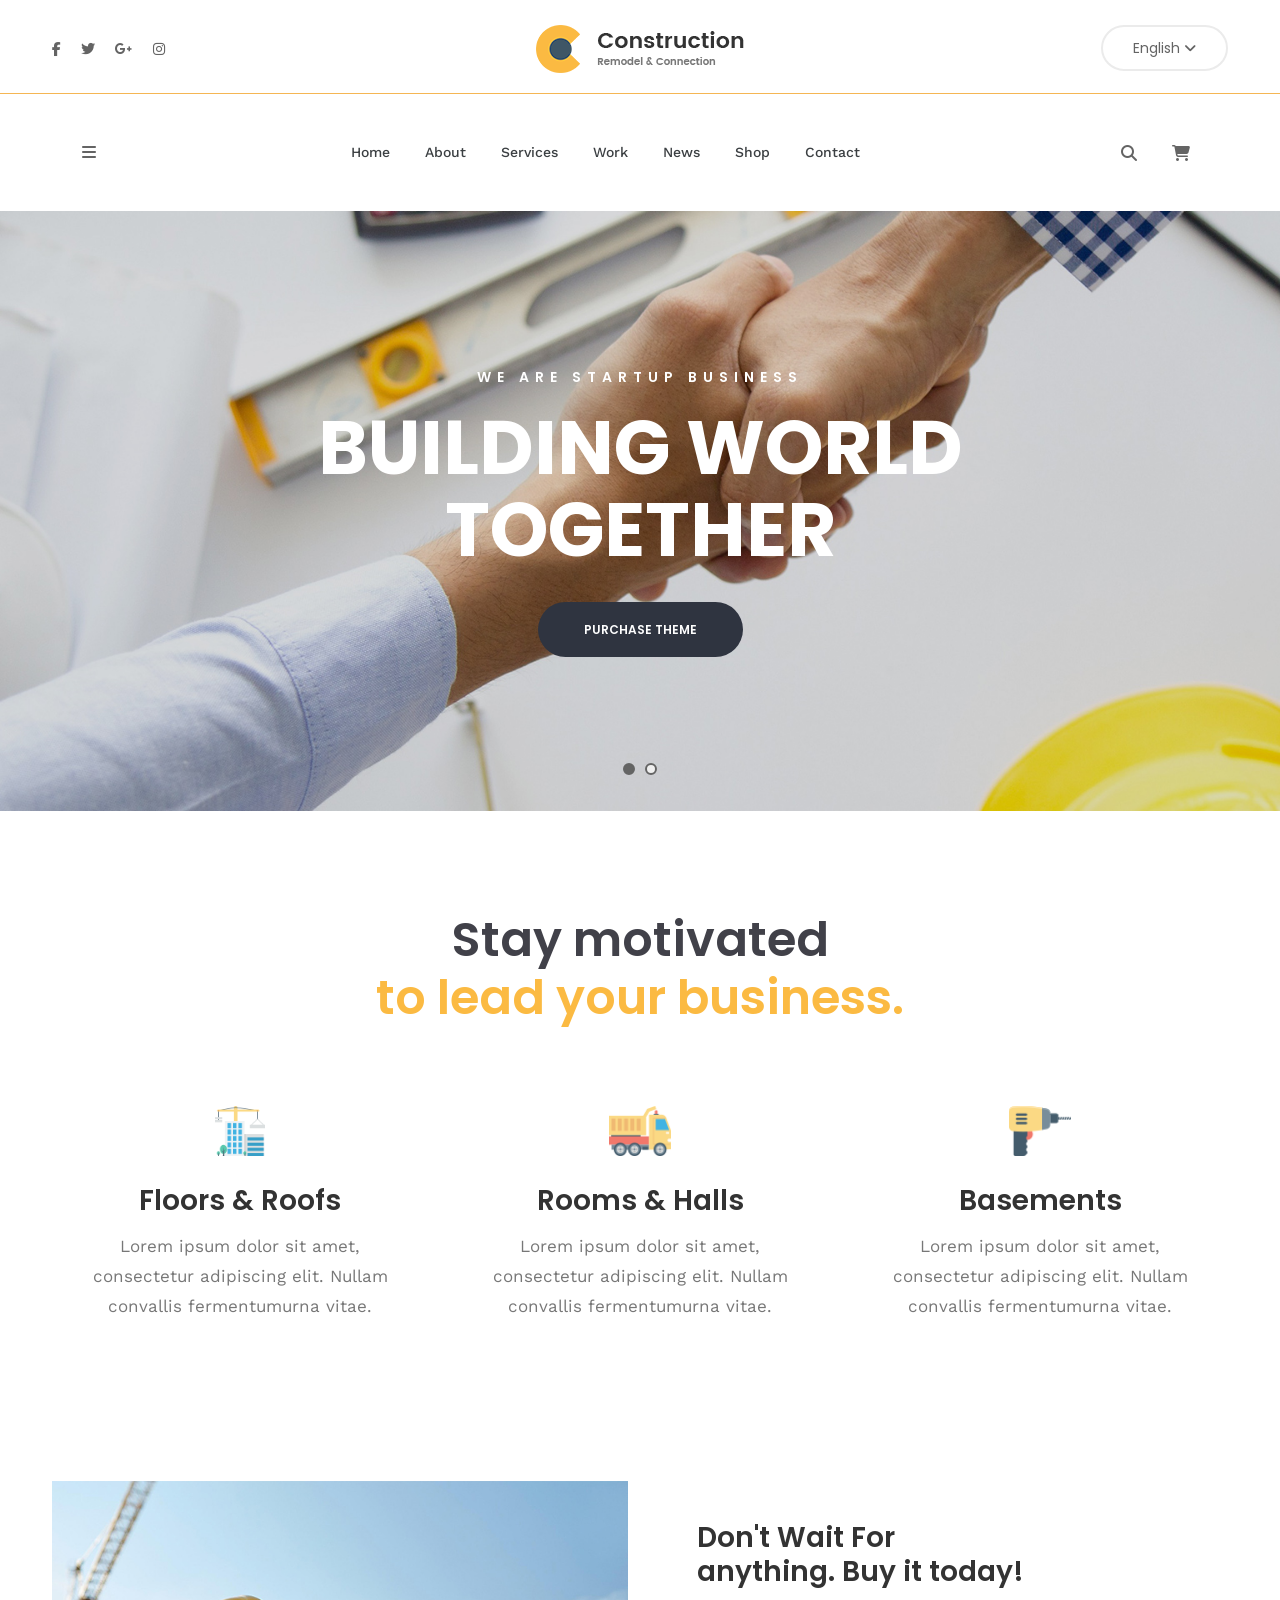
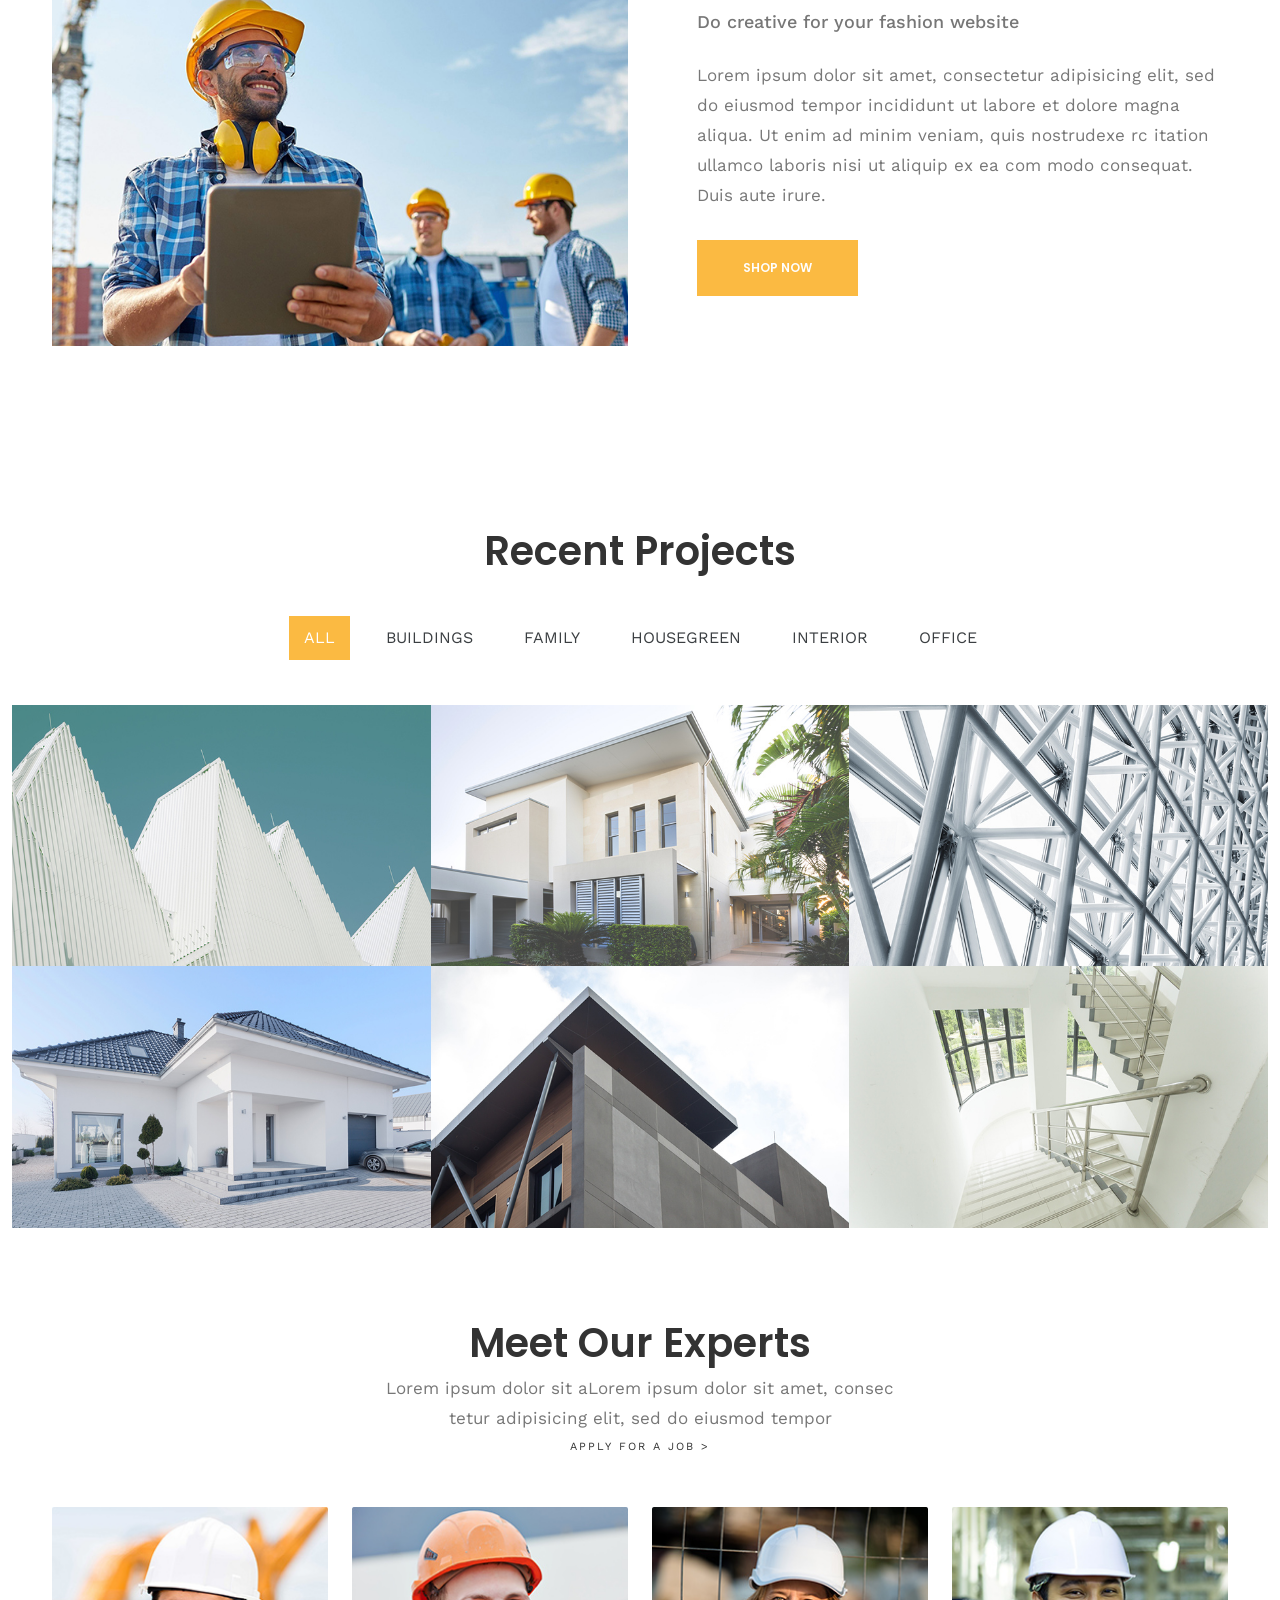
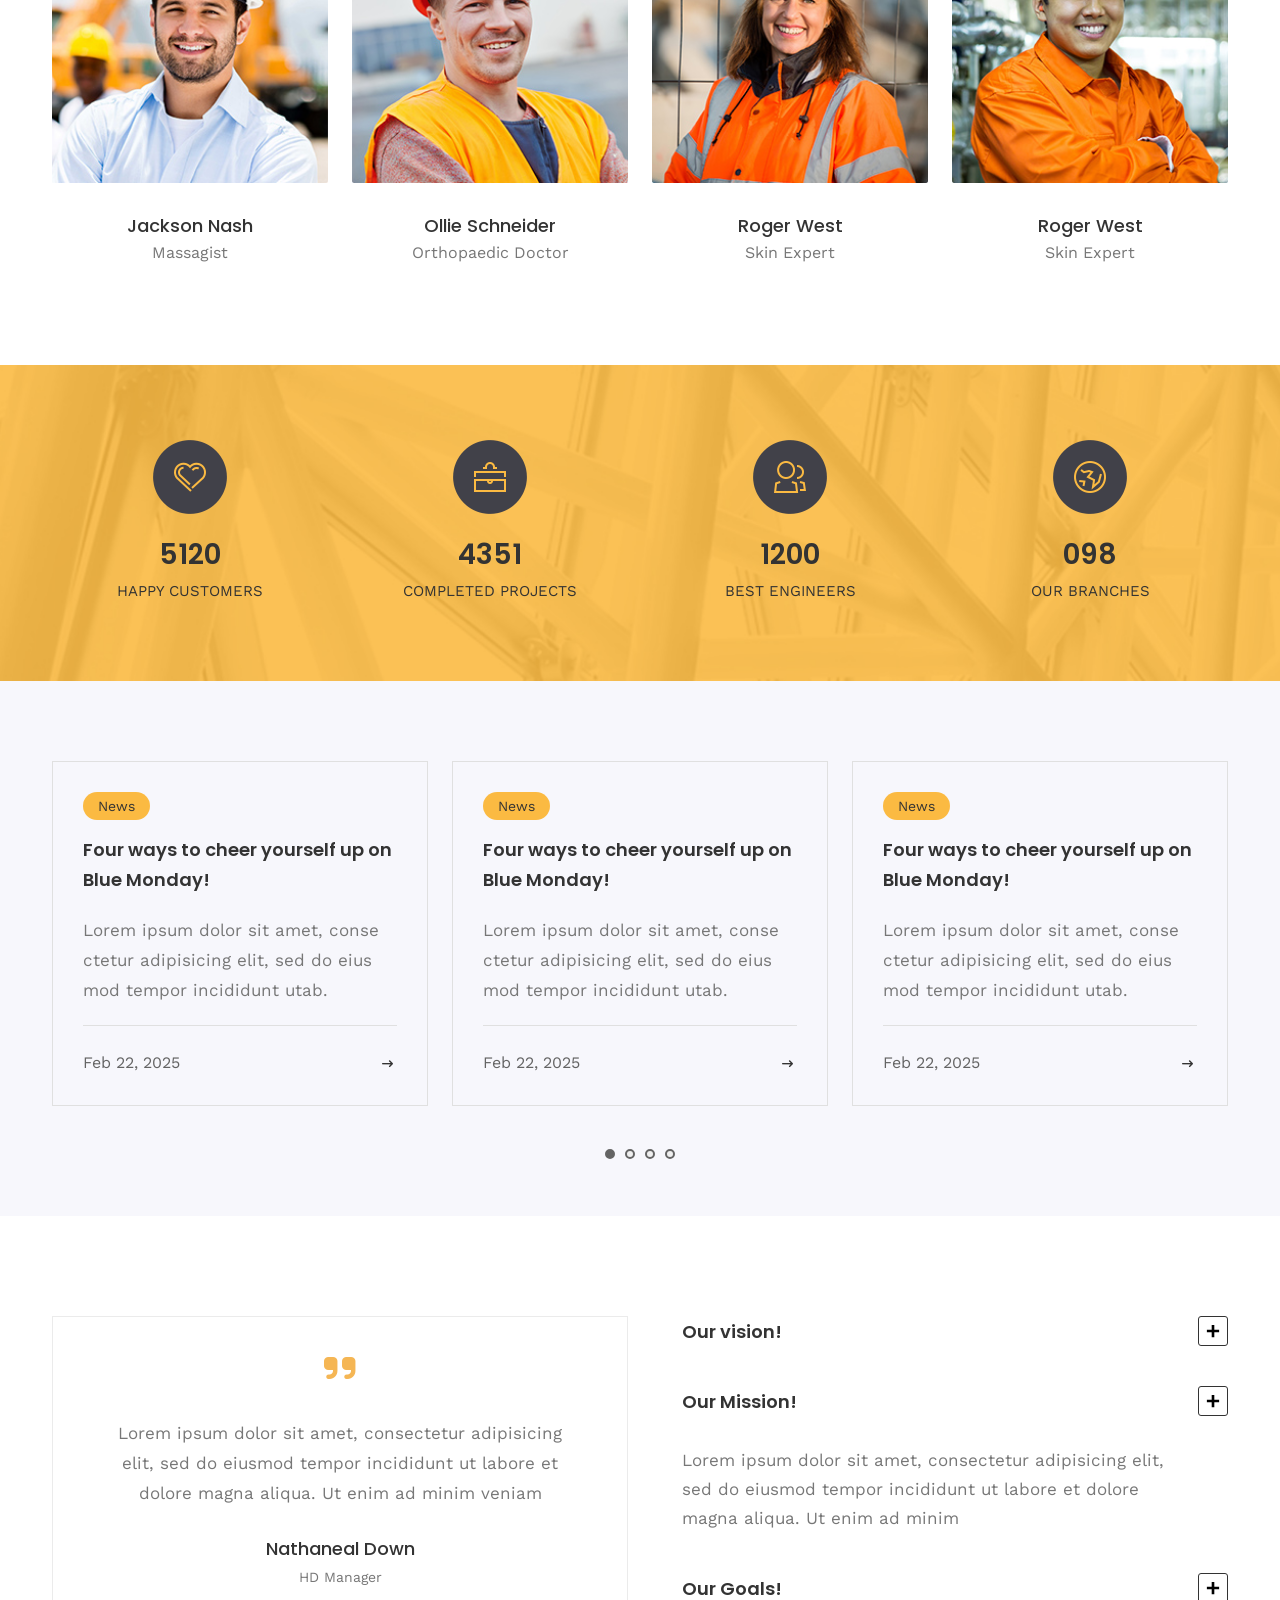
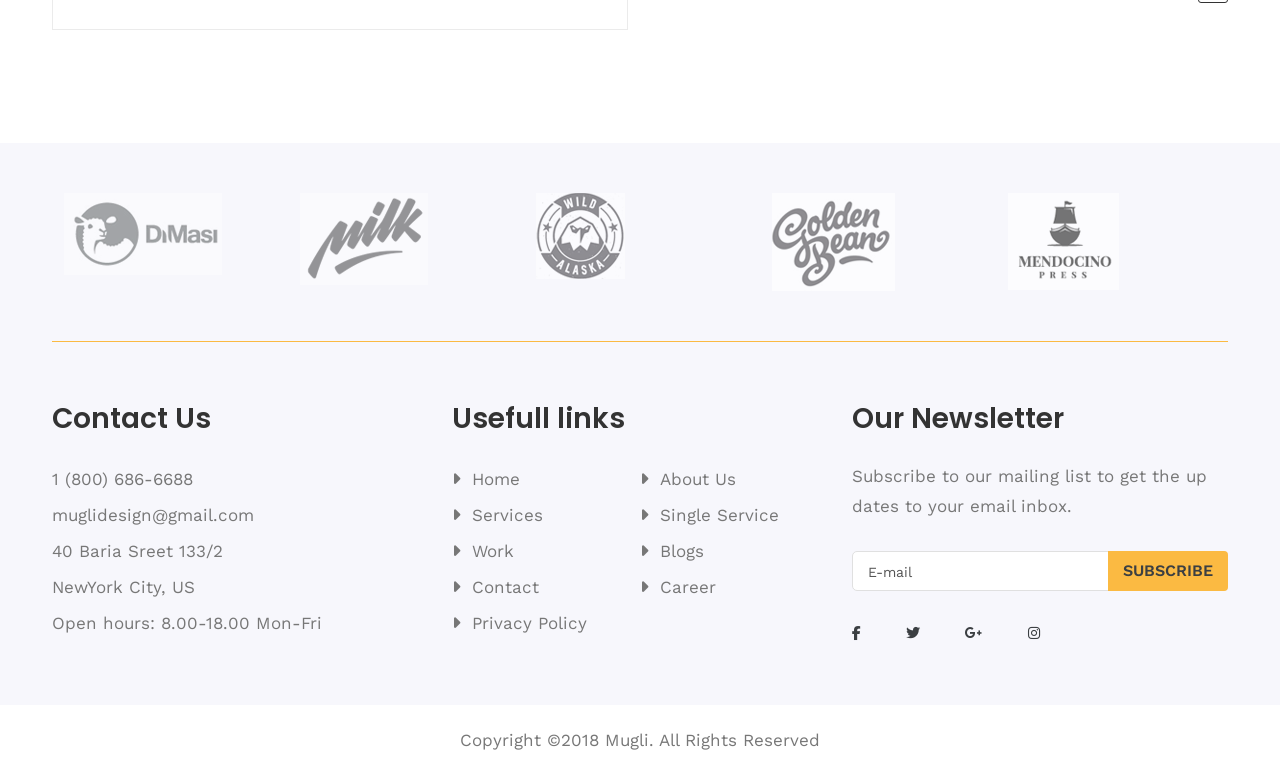
<file: index-3.html>
<!DOCTYPE html>
<html lang="en">
  <head>
    <meta charset="UTF-8" />
    <meta name="viewport" content="width=device-width, initial-scale=1.0" />
    <title>Constraction Project</title>
    <link rel="shortcut icon" href="favicon.ico" type="image/x-icon" />
    <link rel="stylesheet" href="css/bootstrap.min.css" />
    <link rel="stylesheet" href="https://cdnjs.cloudflare.com/ajax/libs/font-awesome/6.7.2/css/all.min.css" />
    <link rel="stylesheet" href="css/slick.css" />
    <link rel="stylesheet" href="css/meanmenu.css" />
    <link rel="stylesheet" href="css/magnific-popup.css" />
    <link rel="stylesheet" href="css/nice-select.css" />
    <link rel="stylesheet" href="css/default.css" />
    <link rel="stylesheet" href="css/style.css" />
    <link rel="stylesheet" href="css/responsive.css" />
  </head>
  <body>
    <header>
      <!-- Top Header Section -->
      <div class="header-top-area header-top-3 pt-25 pb-20">
        <div class="container">
          <div class="row">
            <div class="col-xl-4 col-lg-3 col-md-3 d-flex align-items-center">
              <div class="social-icon social-header-3 d-none d-md-block">
                <a href="#"><i class="fa-brands fa-facebook-f"></i></a>
                <a href="#"><i class="fa-brands fa-twitter"></i></a>
                <a href="#"><i class="fa-brands fa-google-plus-g"></i></a>
                <a href="#"><i class="fa-brands fa-instagram"></i></a>
              </div>
            </div>
            <div class="col-xl-4 col-lg-6 col-md-6">
              <div class="logo text-center">
                <a href="index.html"><img src="img/logo/logo.png" alt="" /></a>
              </div>
            </div>
            <div class="col-xl-4 col-lg-3 col-md-3 d-none d-md-block">
              <div class="language language-header-3 f-right">
                <ul>
                  <li>
                    <a href="#">
                      English
                      <i class="fa-solid fa-angle-down"></i>
                    </a>
                    <ul>
                      <li><a href="#">Arabic</a></li>
                      <li><a href="#">Bangla</a></li>
                      <li><a href="#">Turkie</a></li>
                      <li><a href="#">German</a></li>
                      <li><a href="#">China</a></li>
                      <li><a href="#">Deutch</a></li>
                    </ul>
                  </li>
                </ul>
              </div>
            </div>
          </div>
        </div>
      </div>
      <!-- Extra Info -->
      <div class="extra-info">
        <div class="close-icon">
          <button><i class="fa-solid fa-xmark"></i></button>
        </div>
        <p>Lorem ipsum dolor sit amet, consectetur adipisicing elit, sed do eiusmod tempor incididunt ut labore et dolore magna aliqua. Ut enim ad minim veniam, quis nostrudexe rc itation ullamco laboris nisi ut aliquip ex ea com modo consequat. Duis aute irure.</p>
        <div class="instagram">
          <a href="#"><img src="img/insta/insta1.jpg" alt="" /></a>
          <a href="#"><img src="img/insta/insta2.jpg" alt="" /></a>
          <a href="#"><img src="img/insta/insta3.jpg" alt="" /></a>
          <a href="#"><img src="img/insta/insta4.jpg" alt="" /></a>
          <a href="#"><img src="img/insta/insta1.jpg" alt="" /></a>
          <a href="#"><img src="img/insta/insta2.jpg" alt="" /></a>
        </div>
        <div class="social-link-right mt-30">
          <a href="#"><i class="fa-brands fa-facebook-f"></i></a>
          <a href="#"><i class="fa-brands fa-twitter"></i></a>
          <a href="#"><i class="fa-brands fa-google-plus-g"></i></a>
          <a href="#"><i class="fa-brands fa-instagram"></i></a>
        </div>
      </div>

      <!-- Bottom Header Section -->
      <div class="header-bottom-area">
        <div class="container">
          <div class="row align-items-center">
            <div class="col-xl-1 col-lg-1 col-md-2">
              <div class="header-right header-left-bar">
                <ul>
                  <li>
                    <a class="info-bar" href="#"><i class="fa-solid fa-bars"></i></a>
                  </li>
                </ul>
              </div>
            </div>
            <div class="col-xl-9 col-lg-9">
              <div class="main-menu menu-3 text-center">
                <nav id="mobile-menu">
                  <ul>
                    <li>
                      <a href="index.html">Home</a>
                      <ul class="submenu">
                        <li>
                          <a href="index-2.html">Home v2</a>
                        </li>
                        <li><a href="index-3.html">Home v3</a></li>
                      </ul>
                    </li>
                    <li><a href="about.html">About</a></li>
                    <li><a href="services.html">Services</a></li>
                    <li>
                      <a href="work.html">Work</a>
                      <ul class="submenu">
                        <li>
                          <a href="work-details.html">Work Details</a>
                        </li>
                      </ul>
                    </li>
                    <li>
                      <a href="news.html">News</a>
                      <ul class="submenu">
                        <li>
                          <a href="news-details.html">News Details</a>
                        </li>
                        <li><a href="news-sidebar.html">News Sidebar</a></li>
                      </ul>
                    </li>
                    <li>
                      <a href="shop.html">Shop</a>
                      <ul class="submenu">
                        <li>
                          <a href="shop.html">Product Page</a>
                        </li>
                        <li><a href="product-details.html">Product Details</a></li>
                        <li><a href="cart.html">Cart Page</a></li>
                      </ul>
                    </li>
                    <li><a href="contact.html">Contact</a></li>
                  </ul>
                </nav>
              </div>

              <div class="mobile-menu"></div>
            </div>
            <div class="col-xl-2 col-lg-2 d-none d-lg-block">
              <div class="header-right header-right-bar text-center">
                <ul>
                  <li>
                    <a href="#"><i class="fa-solid fa-magnifying-glass"></i></a>
                    <div class="search-form">
                      <form action="#">
                        <input placeholder="Search" type="text" />
                        <button><i class="fa-solid fa-magnifying-glass"></i></button>
                      </form>
                    </div>
                  </li>
                  <li>
                    <a href="#"><i class="fa-solid fa-cart-shopping"></i></a>
                  </li>
                </ul>
              </div>
            </div>
          </div>
        </div>
      </div>
    </header>

    <!-- Slider Start -->

    <div class="slider-area">
      <div class="slider-active">
        <div class="single-slider slider-height-3 d-flex align-items-center" style="background-image: url(img/slider/slider3.jpg)">
          <div class="container">
            <div class="row">
              <div class="col-xl-10 offset-xl-1 col-lg-8 offset-lg-2 col-md-12 d-flex align-items-center">
                <div class="slider-content text-center">
                  <span>We are startup business</span>
                  <h1>BUILDING WORLD TOGETHER</h1>

                  <a class="btn" href="#">purchase theme</a>
                </div>
              </div>
            </div>
          </div>
        </div>
        <div class="single-slider slider-height-3 d-flex align-items-center" style="background-image: url(img/slider/slider3.jpg)">
          <div class="container">
            <div class="row">
              <div class="col-xl-10 offset-xl-1 col-lg-8 offset-lg-2 col-md-12 d-flex align-items-center">
                <div class="slider-content text-center">
                  <span>We are startup business</span>
                  <h1>BUILDING WORLD TOGETHER</h1>

                  <a class="btn" href="#">purchase theme</a>
                </div>
              </div>
            </div>
          </div>
        </div>
      </div>
    </div>
    <!-- Feature Area -->
    <div class="features-area pt-100 pb-100">
      <div class="container">
        <div class="row">
          <div class="col-xl-12">
            <div class="features-title text-center mb-80">
              <h2>
                Stay motivated
                <br />
                <span>to lead your business.</span>
              </h2>
            </div>
          </div>
        </div>
        <div class="row">
          <div class="col-xl-4 col-lg-4 col-md-4">
            <div class="single-feature text-center mb-30">
              <img src="img/icon/icon1.png" alt="" />
              <h2>Floors & Roofs</h2>
              <p>Lorem ipsum dolor sit amet, consectetur adipiscing elit. Nullam convallis fermentumurna vitae.</p>
            </div>
          </div>
          <div class="col-xl-4 col-lg-4 col-md-4">
            <div class="single-feature text-center mb-30">
              <img src="img/icon/icon2.png" alt="" />
              <h2>Rooms & Halls</h2>
              <p>Lorem ipsum dolor sit amet, consectetur adipiscing elit. Nullam convallis fermentumurna vitae.</p>
            </div>
          </div>
          <div class="col-xl-4 col-lg-4 col-md-4">
            <div class="single-feature text-center mb-30">
              <img src="img/icon/icon3.png" alt="" />
              <h2>Basements</h2>
              <p>Lorem ipsum dolor sit amet, consectetur adipiscing elit. Nullam convallis fermentumurna vitae.</p>
            </div>
          </div>
        </div>
      </div>
    </div>
    <!-- Promotion Area -->
    <div class="promotion-area pt-30 pb-90">
      <div class="container">
        <div class="row">
          <div class="col-xl-6 col-md-6">
            <div class="promotion-img-3 d-none d-md-block" style="background-image: url(img/hero.jpg)"></div>
          </div>
          <div class="col-xl-6 col-lg-6 col-md-6">
            <div class="promotion-text pt-40 pb-50 pl-45">
              <h3>
                Don't Wait For
                <br />
                anything. Buy it today!
              </h3>
              <span>Do creative for your fashion website</span>
              <p>Lorem ipsum dolor sit amet, consectetur adipisicing elit, sed do eiusmod tempor incididunt ut labore et dolore magna aliqua. Ut enim ad minim veniam, quis nostrudexe rc itation ullamco laboris nisi ut aliquip ex ea com modo consequat. Duis aute irure.</p>
              <a href="#" class="btn brand-btn">SHOP NOW</a>
            </div>
          </div>
        </div>
      </div>
    </div>
    <!-- Portfolio Area -->
    <div class="portfolio-area pt-100 pb-100">
      <div class="container-fluid">
        <div class="row g-0">
          <div class="col-xl-12">
            <div class="section-title section-title-2 text-center mb-50">
              <h2>Recent Projects</h2>
            </div>
          </div>
        </div>
        <div class="row g-0">
          <div class="col-xl-12">
            <div class="filter-menu">
              <div class="portfolio-menu filter-button-group mb-45 text-center">
                <button class="active" data-filter="*">All</button>
                <button data-filter="cat1">Buildings</button>
                <button data-filter="cat2">Family</button>
                <button data-filter="cat3">Housegreen</button>
                <button data-filter="cat4">Interior</button>
                <button data-filter="cat5">Office</button>
              </div>
            </div>
          </div>
        </div>
        <div class="row grid g-0">
          <div class="col-xl-4 col-lg-4 col-md-6 grid-item">
            <div class="portfolio-wrapper">
              <div class="portfolio-thumb">
                <img src="img/portfolio/port1.jpg" alt="" />
              </div>
              <div class="portfolio-content">
                <div class="icon">
                  <a class="popup-img" href="img/portfolio/port1.jpg"><i class="fa-solid fa-plus"></i></a>
                </div>

                <h3><a href="#">Aplumber Repairs Pipes</a></h3>
                <span>Buildings, Office</span>
              </div>
            </div>
          </div>
          <div class="col-xl-4 col-lg-4 col-md-6 grid-item">
            <div class="portfolio-wrapper">
              <div class="portfolio-thumb">
                <img src="img/portfolio/port2.jpg" alt="" />
              </div>
              <div class="portfolio-content">
                <div class="icon">
                  <a class="popup-img" href="img/portfolio/port2.jpg"><i class="fa-solid fa-plus"></i></a>
                </div>

                <h3><a href="#">Aplumber Repairs Pipes</a></h3>
                <span>Buildings, Office</span>
              </div>
            </div>
          </div>
          <div class="col-xl-4 col-lg-4 col-md-6 grid-item">
            <div class="portfolio-wrapper">
              <div class="portfolio-thumb">
                <img src="img/portfolio/port3.jpg" alt="" />
              </div>
              <div class="portfolio-content">
                <div class="icon">
                  <a class="popup-img" href="img/portfolio/port3.jpg"><i class="fa-solid fa-plus"></i></a>
                </div>

                <h3><a href="#">Aplumber Repairs Pipes</a></h3>
                <span>Buildings, Office</span>
              </div>
            </div>
          </div>
          <div class="col-xl-4 col-lg-4 col-md-6 grid-item">
            <div class="portfolio-wrapper">
              <div class="portfolio-thumb">
                <img src="img/portfolio/port4.jpg" alt="" />
              </div>
              <div class="portfolio-content">
                <div class="icon">
                  <a class="popup-img" href="img/portfolio/port4.jpg"><i class="fa-solid fa-plus"></i></a>
                </div>

                <h3><a href="#">Aplumber Repairs Pipes</a></h3>
                <span>Buildings, Office</span>
              </div>
            </div>
          </div>
          <div class="col-xl-4 col-lg-4 col-md-6 grid-item">
            <div class="portfolio-wrapper">
              <div class="portfolio-thumb">
                <img src="img/portfolio/port5.jpg" alt="" />
              </div>
              <div class="portfolio-content">
                <div class="icon">
                  <a class="popup-img" href="img/portfolio/port5.jpg"><i class="fa-solid fa-plus"></i></a>
                </div>

                <h3><a href="#">Aplumber Repairs Pipes</a></h3>
                <span>Buildings, Office</span>
              </div>
            </div>
          </div>
          <div class="col-xl-4 col-lg-4 col-md-6 grid-item">
            <div class="portfolio-wrapper">
              <div class="portfolio-thumb">
                <img src="img/portfolio/port6.jpg" alt="" />
              </div>
              <div class="portfolio-content">
                <div class="icon">
                  <a class="popup-img" href="img/portfolio/port6.jpg"><i class="fa-solid fa-plus"></i></a>
                </div>

                <h3><a href="#">Aplumber Repairs Pipes</a></h3>
                <span>Buildings, Office</span>
              </div>
            </div>
          </div>
        </div>
      </div>
    </div>
    <!-- Team Area -->
    <div class="team-area pb-70">
      <div class="container">
        <div class="row">
          <div class="col-xl-12">
            <div class="section-title section-title-2 text-center mb-50">
              <h2>Meet Our Experts</h2>
              <p>
                Lorem ipsum dolor sit aLorem ipsum dolor sit amet, consec
                <br />
                tetur adipisicing elit, sed do eiusmod tempor
              </p>
              <a href="#">Apply for a job ></a>
            </div>
          </div>

          <div class="col-xl-3 col-md-6">
            <div class="single-team text-center mb-30">
              <div class="team-img">
                <img src="img/team/jackson.jpg" alt="" />
                <div class="team-icon">
                  <a href="#"><i class="fa-brands fa-facebook-f"></i></a>
                  <a href="#"><i class="fa-brands fa-twitter"></i></a>
                  <a href="#"><i class="fa-brands fa-google-plus-g"></i></a>
                  <a href="#"><i class="fa-brands fa-instagram"></i></a>
                </div>
              </div>
              <div class="team-info">
                <h3>Jackson Nash</h3>
                <span>Massagist</span>
              </div>
            </div>
          </div>
          <div class="col-xl-3 col-md-6">
            <div class="single-team text-center mb-30">
              <div class="team-img">
                <img src="img/team/ollie.jpg" alt="" />
                <div class="team-icon">
                  <a href="#"><i class="fa-brands fa-facebook-f"></i></a>
                  <a href="#"><i class="fa-brands fa-twitter"></i></a>
                  <a href="#"><i class="fa-brands fa-google-plus-g"></i></a>
                  <a href="#"><i class="fa-brands fa-instagram"></i></a>
                </div>
              </div>
              <div class="team-info">
                <h3>Ollie Schneider</h3>
                <span>Orthopaedic Doctor</span>
              </div>
            </div>
          </div>
          <div class="col-xl-3 col-md-6">
            <div class="single-team text-center mb-30">
              <div class="team-img">
                <img src="img/team/roger.jpg" alt="" />
                <div class="team-icon">
                  <a href="#"><i class="fa-brands fa-facebook-f"></i></a>
                  <a href="#"><i class="fa-brands fa-twitter"></i></a>
                  <a href="#"><i class="fa-brands fa-google-plus-g"></i></a>
                  <a href="#"><i class="fa-brands fa-instagram"></i></a>
                </div>
              </div>
              <div class="team-info">
                <h3>Roger West</h3>
                <span>Skin Expert</span>
              </div>
            </div>
          </div>
          <div class="col-xl-3 col-md-6">
            <div class="single-team text-center mb-30">
              <div class="team-img">
                <img src="img/team/west.jpg" alt="" />
                <div class="team-icon">
                  <a href="#"><i class="fa-brands fa-facebook-f"></i></a>
                  <a href="#"><i class="fa-brands fa-twitter"></i></a>
                  <a href="#"><i class="fa-brands fa-google-plus-g"></i></a>
                  <a href="#"><i class="fa-brands fa-instagram"></i></a>
                </div>
              </div>
              <div class="team-info">
                <h3>Roger West</h3>
                <span>Skin Expert</span>
              </div>
            </div>
          </div>
        </div>
      </div>
    </div>
    <!-- Counter Area -->
    <div class="counter-area pt-75 pb-45" style="background-image: url(img/counterbg.jpg)">
      <div class="container">
        <div class="row">
          <div class="col-xl-3 col-lg-3 col-md-3">
            <div class="single-counter text-center mb-30">
              <img src="img/icon/love.png" alt="" />
              <span class="counter">5120</span>
              <p>Happy customers</p>
            </div>
          </div>
          <div class="col-xl-3 col-lg-3 col-md-3">
            <div class="single-counter text-center mb-30">
              <img src="img/icon/bag.png" alt="" />
              <span class="counter">4351</span>
              <p>Completed Projects</p>
            </div>
          </div>
          <div class="col-xl-3 col-lg-3 col-md-3">
            <div class="single-counter text-center mb-30">
              <img src="img/icon/man.png" alt="" />
              <span class="counter">1200</span>
              <p>Best Engineers</p>
            </div>
          </div>
          <div class="col-xl-3 col-lg-3 col-md-3">
            <div class="single-counter text-center mb-30">
              <img src="img/icon/globe.png" alt="" />
              <span class="counter">098</span>
              <p>Our Branches</p>
            </div>
          </div>
        </div>
      </div>
    </div>
    <!-- Latest Blog Area -->
    <div class="latest-blog-area gray-bg pt-80 pb-110">
      <div class="container">
        <div class="custom-row">
          <div class="blog-active row">
            <div class="col-xl-4">
              <div class="blog-wrapper">
                <div class="blog-inner">
                  <span class="tag-blog"><a href="#">News</a></span>
                  <h4><a href="blog-details.html">Four ways to cheer yourself up on Blue Monday!</a></h4>
                  <p>Lorem ipsum dolor sit amet, conse ctetur adipisicing elit, sed do eius mod tempor incididunt utab.</p>
                  <div class="blog-meta">
                    <span class="f-left">Feb 22, 2025</span>
                    <span class="f-right blog-more-btn">
                      <a href="#"><i class="fa-solid fa-arrow-right-long"></i></a>
                      <span class="blog-more">More</span>
                    </span>
                  </div>
                </div>
              </div>
            </div>
            <div class="col-xl-4">
              <div class="blog-wrapper">
                <div class="blog-inner">
                  <span class="tag-blog"><a href="#">News</a></span>
                  <h4><a href="blog-details.html">Four ways to cheer yourself up on Blue Monday!</a></h4>
                  <p>Lorem ipsum dolor sit amet, conse ctetur adipisicing elit, sed do eius mod tempor incididunt utab.</p>
                  <div class="blog-meta">
                    <span class="f-left">Feb 22, 2025</span>
                    <span class="f-right blog-more-btn">
                      <a href="#"><i class="fa-solid fa-arrow-right-long"></i></a>
                      <span class="blog-more">More</span>
                    </span>
                  </div>
                </div>
              </div>
            </div>
            <div class="col-xl-4">
              <div class="blog-wrapper">
                <div class="blog-inner">
                  <span class="tag-blog"><a href="#">News</a></span>
                  <h4><a href="blog-details.html">Four ways to cheer yourself up on Blue Monday!</a></h4>
                  <p>Lorem ipsum dolor sit amet, conse ctetur adipisicing elit, sed do eius mod tempor incididunt utab.</p>
                  <div class="blog-meta">
                    <span class="f-left">Feb 22, 2025</span>
                    <span class="f-right blog-more-btn">
                      <a href="#"><i class="fa-solid fa-arrow-right-long"></i></a>
                      <span class="blog-more">More</span>
                    </span>
                  </div>
                </div>
              </div>
            </div>
            <div class="col-xl-4">
              <div class="blog-wrapper">
                <div class="blog-inner">
                  <span class="tag-blog"><a href="#">News</a></span>
                  <h4><a href="blog-details.html">Four ways to cheer yourself up on Blue Monday!</a></h4>
                  <p>Lorem ipsum dolor sit amet, conse ctetur adipisicing elit, sed do eius mod tempor incididunt utab.</p>
                  <div class="blog-meta">
                    <span class="f-left">Feb 22, 2025</span>
                    <span class="f-right blog-more-btn">
                      <a href="#"><i class="fa-solid fa-arrow-right-long"></i></a>
                      <span class="blog-more">More</span>
                    </span>
                  </div>
                </div>
              </div>
            </div>
          </div>
        </div>
      </div>
    </div>
    <!-- Tesimonial Area -->
    <div class="testimonial-area pt-100 pb-100">
      <div class="container">
        <div class="row">
          <div class="col-xl-6 col-lg-6">
            <div class="testimonial-wrapper testimonial-3 text-center">
              <i class="fa-solid fa-quote-right"></i>
              <p>Lorem ipsum dolor sit amet, consectetur adipisicing elit, sed do eiusmod tempor incididunt ut labore et dolore magna aliqua. Ut enim ad minim veniam</p>
              <div class="client-info">
                <h4>Nathaneal Down</h4>
                <span>HD Manager</span>
              </div>
            </div>
          </div>
          <div class="col-xl-6 col-lg-6">
            <div class="our-mission">
              <div class="accordion accordion-flush" id="accordionFlushExample">
                <div class="accordion-item">
                  <h2 class="accordion-header">
                    <button class="accordion-button collapsed" type="button" data-bs-toggle="collapse" data-bs-target="#flush-collapseOne" aria-expanded="false" aria-controls="flush-collapseOne">Our vision!</button>
                  </h2>
                  <div id="flush-collapseOne" class="accordion-collapse collapse" data-bs-parent="#accordionFlushExample">
                    <div class="accordion-body">Lorem ipsum dolor sit amet, consectetur adipisicing elit, sed do eiusmod tempor incididunt ut labore et dolore magna aliqua. Ut enim ad minim</div>
                  </div>
                </div>
                <div class="accordion-item">
                  <h2 class="accordion-header">
                    <button class="accordion-button collapsed" type="button" data-bs-toggle="collapse" data-bs-target="#flush-collapseTwo" aria-expanded="false" aria-controls="flush-collapseTwo">Our Mission!</button>
                  </h2>
                  <div id="flush-collapseTwo" class="accordion-collapse collapse show" data-bs-parent="#accordionFlushExample">
                    <div class="accordion-body">Lorem ipsum dolor sit amet, consectetur adipisicing elit, sed do eiusmod tempor incididunt ut labore et dolore magna aliqua. Ut enim ad minim</div>
                  </div>
                </div>
                <div class="accordion-item">
                  <h2 class="accordion-header">
                    <button class="accordion-button collapsed" type="button" data-bs-toggle="collapse" data-bs-target="#flush-collapseThree" aria-expanded="false" aria-controls="flush-collapseThree">Our Goals!</button>
                  </h2>
                  <div id="flush-collapseThree" class="accordion-collapse collapse" data-bs-parent="#accordionFlushExample">
                    <div class="accordion-body">Lorem ipsum dolor sit amet, consectetur adipisicing elit, sed do eiusmod tempor incididunt ut labore et dolore magna aliqua. Ut enim ad minim</div>
                  </div>
                </div>
              </div>
            </div>
          </div>
        </div>
      </div>
    </div>

    <!-- Footer Section -->
    <footer>
      <div class="brand-area gray-bg">
        <div class="container">
          <div class="brand-active brand-border pt-50 pb-50">
            <div class="single-brand">
              <a href="#"><img src="img/brandlogo/dmasi.png" alt="" /></a>
            </div>
            <div class="single-brand">
              <a href="#"><img src="img/brandlogo/milk.png" alt="" /></a>
            </div>
            <div class="single-brand">
              <a href="#"><img src="img/brandlogo/wild.png" alt="" /></a>
            </div>
            <div class="single-brand">
              <a href="#"><img src="img/brandlogo/golden.png" alt="" /></a>
            </div>
            <div class="single-brand">
              <a href="#"><img src="img/brandlogo/mendocino.png" alt="" /></a>
            </div>
            <div class="single-brand">
              <a href="#"><img src="img/brandlogo/dmasi.png" alt="" /></a>
            </div>
          </div>
        </div>
      </div>
      <div class="widget-area gray-bg pt-60 pb-30">
        <div class="container">
          <div class="row">
            <div class="col-xl-4 col-lg-3 col-md-4 mb-30">
              <div class="footer-widget">
                <h3>Contact Us</h3>
                <div class="footer-info">
                  <ul>
                    <li>1 (800) 686-6688</li>
                    <li>muglidesign@gmail.com</li>
                    <li>40 Baria Sreet 133/2</li>
                    <li>NewYork City, US</li>
                    <li>Open hours: 8.00-18.00 Mon-Fri</li>
                  </ul>
                </div>
              </div>
            </div>
            <div class="col-xl-4 col-lg-5 col-md-3 mb-30">
              <div class="footer-widget">
                <h3>Usefull links</h3>
                <div class="footer-link">
                  <ul>
                    <li><a href="index.html">Home</a></li>
                    <li><a href="#">About Us</a></li>
                    <li><a href="#">Services</a></li>
                    <li><a href="#">Single Service</a></li>
                    <li><a href="#">Work</a></li>
                    <li><a href="#">Blogs</a></li>
                    <li><a href="#">Contact</a></li>
                    <li><a href="#">Career</a></li>
                    <li><a href="#">Privacy Policy</a></li>
                  </ul>
                </div>
              </div>
            </div>
            <div class="col-xl-4 col-lg-4 col-md-5 mb-30">
              <div class="footer-widget">
                <h3>Our Newsletter</h3>
                <p class="pb-15">Subscribe to our mailing list to get the up dates to your email inbox.</p>
                <form action="#">
                  <input type="email" placeholder="E-mail" />
                  <button class="brand-btn">Subscribe</button>
                </form>
                <div class="footer-icon mt-30">
                  <a href="#"><i class="fa-brands fa-facebook-f"></i></a>
                  <a href="#"><i class="fa-brands fa-twitter"></i></a>
                  <a href="#"><i class="fa-brands fa-google-plus-g"></i></a>
                  <a href="#"><i class="fa-brands fa-instagram"></i></a>
                </div>
              </div>
            </div>
          </div>
        </div>
      </div>
      <div class="copyright-area">
        <div class="container">
          <div class="copyright-text text-center pt-20 pb-20">
            <p>Copyright ©2018 Mugli. All Rights Reserved</p>
          </div>
        </div>
      </div>
    </footer>

    <!-- Js Link -->
    <script src="js/vendor/modernizr-3.5.0.min.js"></script>
    <script src="js/vendor/jquery-3.7.1.min.js"></script>
    <script src="js/bootstrap.bundle.min.js"></script>
    <script src="js/fontawesome.min.js"></script>
    <script src="js/slick.min.js"></script>
    <script src="js/isotope.pkgd.min.js"></script>
    <script src="js/jquery.nice-select.min.js"></script>
    <script src="js/jquery.magnific-popup.min.js"></script>
    <script src="js/jquery.meanmenu.min.js"></script>
    <!-- <script src="http://cdnjs.cloudflare.com/ajax/libs/waypoints/2.0.3/waypoints.min.js"></script>
    <script src="js/jquery.counterup.min.js"></script> -->
    <script src="js/main.js"></script>
  </body>
</html>
</file>
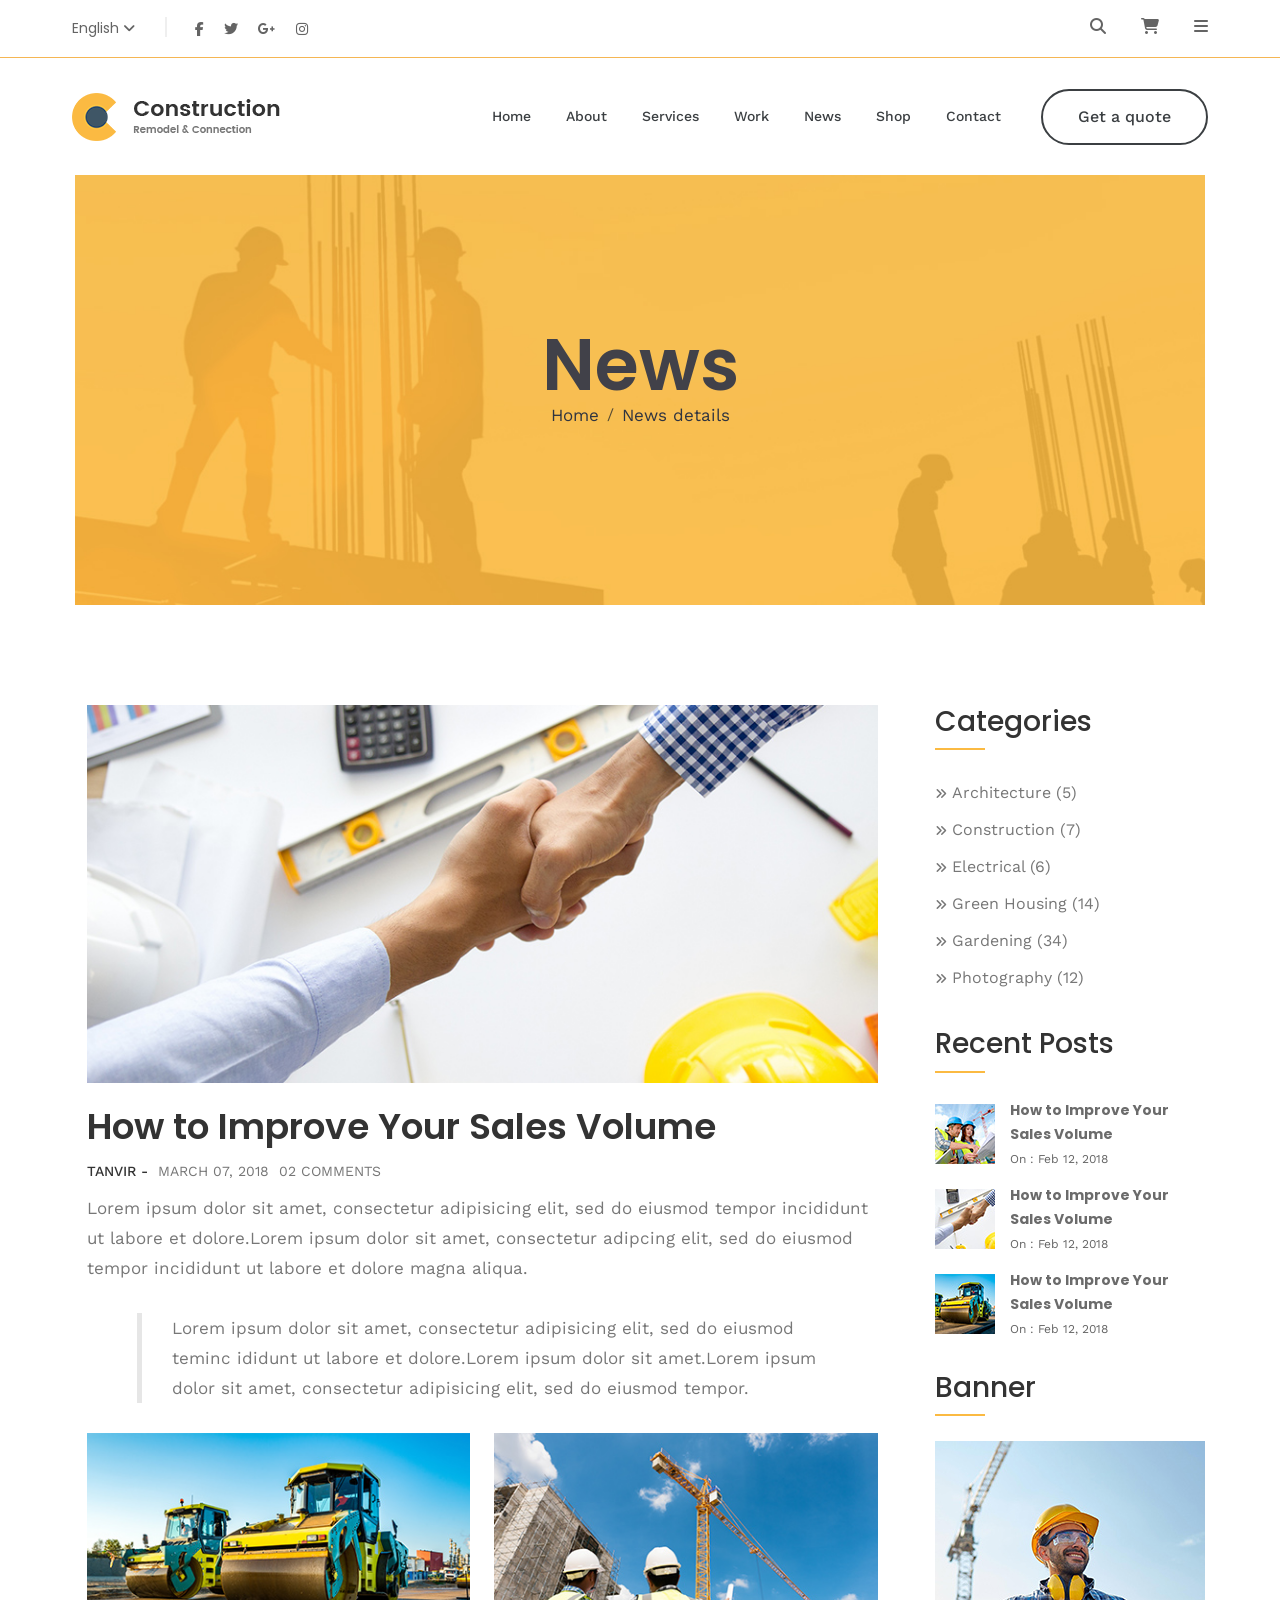
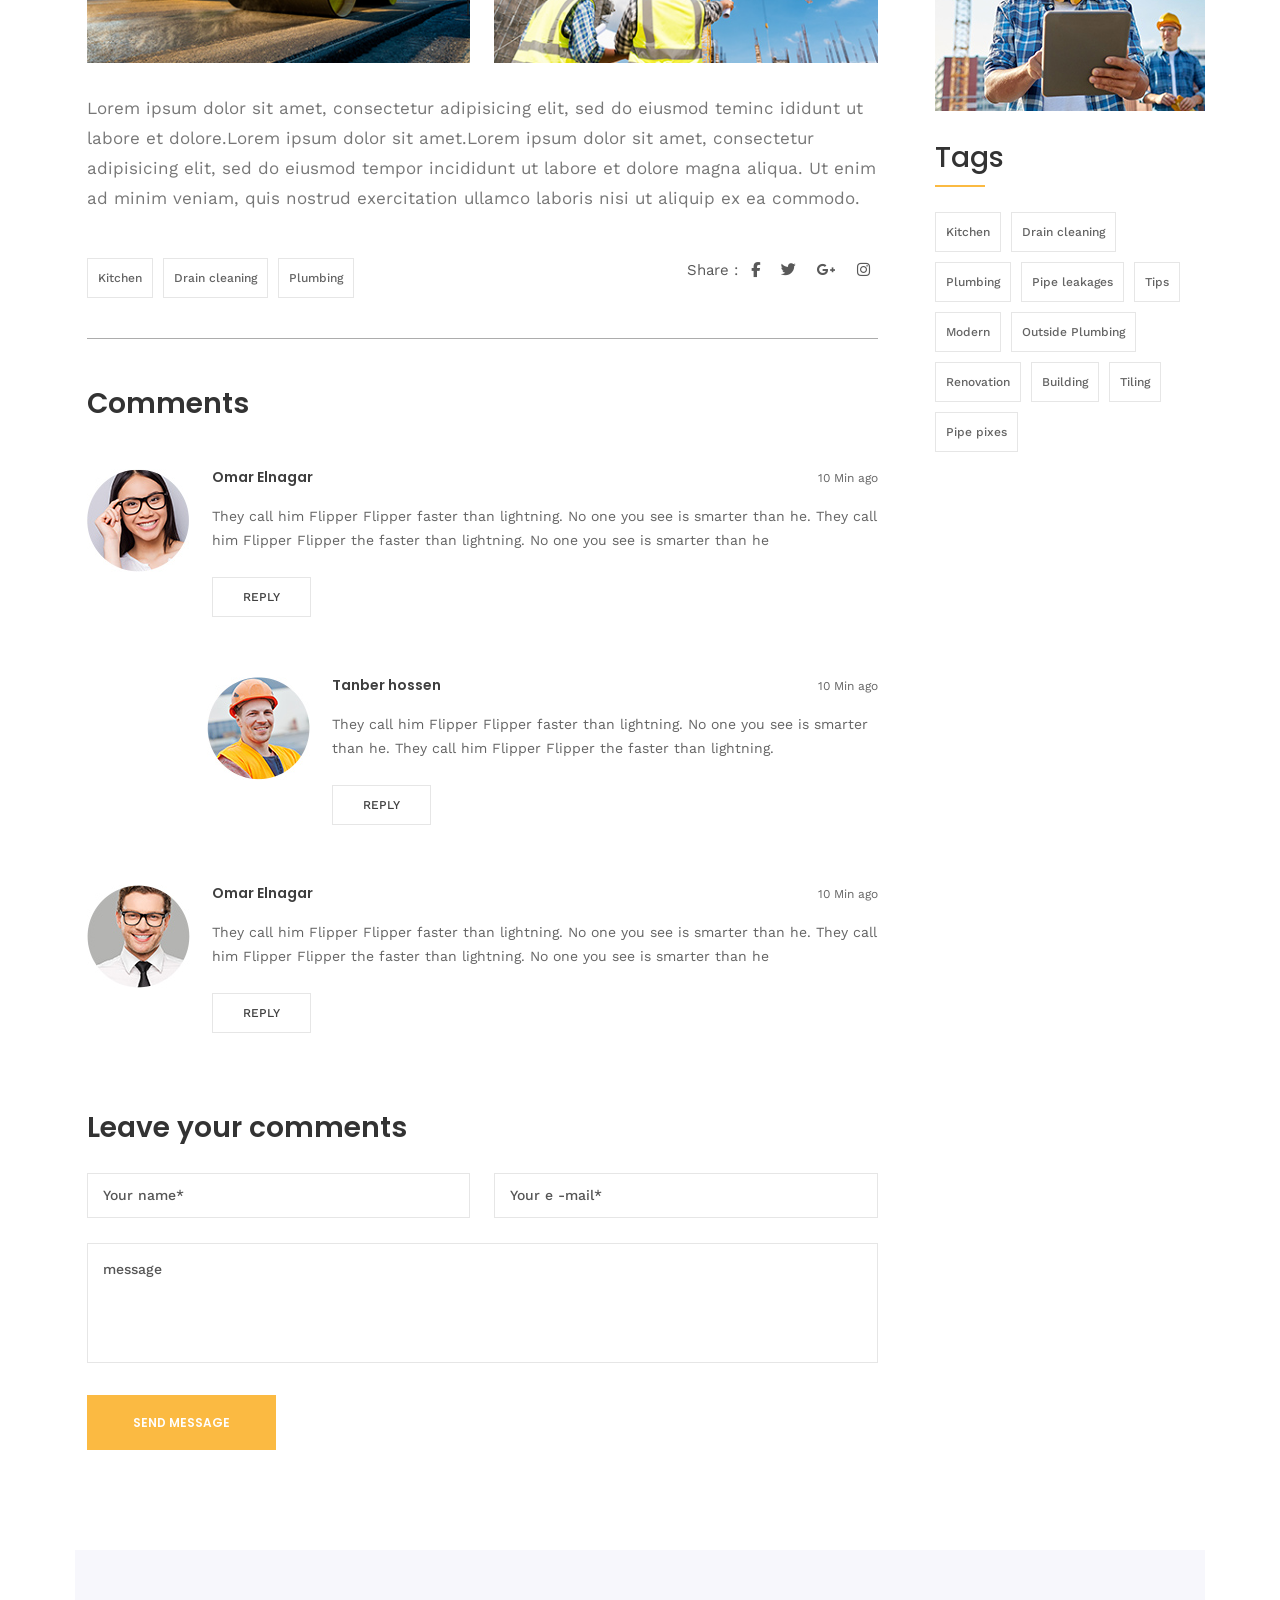
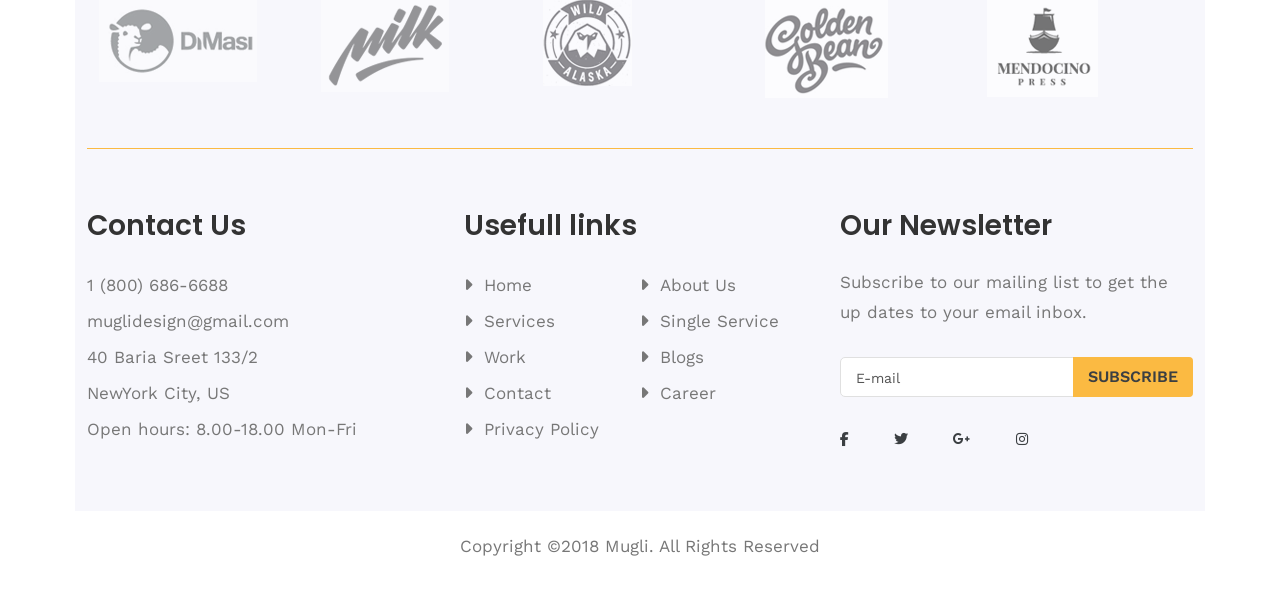
<file: news-details.html>
<!DOCTYPE html>
<html lang="zxx">
  <head>
    <meta charset="UTF-8" />
    <meta name="viewport" content="width=device-width, initial-scale=1.0" />
    <title>News details</title>
    <link rel="shortcut icon" href="favicon.ico" type="image/x-icon" />
    <link rel="stylesheet" href="css/bootstrap.min.css" />
    <link rel="stylesheet" href="https://cdnjs.cloudflare.com/ajax/libs/font-awesome/6.7.2/css/all.min.css" />
    <link rel="stylesheet" href="css/slick.css" />
    <link rel="stylesheet" href="css/meanmenu.css" />
    <link rel="stylesheet" href="css/nice-select.css" />
    <link rel="stylesheet" href="css/magnific-popup.css" />
    <link rel="stylesheet" href="css/default.css" />
    <link rel="stylesheet" href="css/style.css" />
    <link rel="stylesheet" href="css/responsive.css" />
  </head>
  <body>
    <header>
      <!-- Top Header Section -->
      <div class="header-top-area pl-60 pr-60">
        <div class="container-fluid">
          <div class="row">
            <div class="col-xl-6 col-lg-6 col-md-6 col-6 d-flex align-items-center">
              <div class="language">
                <ul>
                  <li>
                    <a href="#">
                      English
                      <i class="fa-solid fa-angle-down"></i>
                    </a>
                    <ul>
                      <li><a href="#">Arabic</a></li>
                      <li><a href="#">Bangla</a></li>
                      <li><a href="#">Turkie</a></li>
                      <li><a href="#">German</a></li>
                      <li><a href="#">China</a></li>
                      <li><a href="#">Deutch</a></li>
                    </ul>
                  </li>
                </ul>
              </div>
              <div class="social-icon d-none d-md-block">
                <a href="#"><i class="fa-brands fa-facebook-f"></i></a>
                <a href="#"><i class="fa-brands fa-twitter"></i></a>
                <a href="#"><i class="fa-brands fa-google-plus-g"></i></a>
                <a href="#"><i class="fa-brands fa-instagram"></i></a>
              </div>
            </div>
            <div class="col-xl-6 col-lg-6 col-md-6 col-6">
              <div class="header-right f-right">
                <ul>
                  <li>
                    <a href="#"><i class="fa-solid fa-magnifying-glass"></i></a>
                    <div class="search-form">
                      <form action="#">
                        <input placeholder="Search" type="text" />
                        <button><i class="fa-solid fa-magnifying-glass"></i></button>
                      </form>
                    </div>
                  </li>
                  <li>
                    <a href="#"><i class="fa-solid fa-cart-shopping"></i></a>
                  </li>
                  <li>
                    <a class="info-bar" href="#"><i class="fa-solid fa-bars"></i></a>
                  </li>
                </ul>
              </div>
            </div>
          </div>
        </div>
      </div>
      <div class="extra-info">
        <div class="close-icon">
          <button><i class="fa-solid fa-xmark"></i></button>
        </div>
        <p>Lorem ipsum dolor sit amet, consectetur adipisicing elit, sed do eiusmod tempor incididunt ut labore et dolore magna aliqua. Ut enim ad minim veniam, quis nostrudexe rc itation ullamco laboris nisi ut aliquip ex ea com modo consequat. Duis aute irure.</p>
        <div class="instagram">
          <a href="#"><img src="img/insta/insta1.jpg" alt="" /></a>
          <a href="#"><img src="img/insta/insta2.jpg" alt="" /></a>
          <a href="#"><img src="img/insta/insta3.jpg" alt="" /></a>
          <a href="#"><img src="img/insta/insta4.jpg" alt="" /></a>
          <a href="#"><img src="img/insta/insta1.jpg" alt="" /></a>
          <a href="#"><img src="img/insta/insta2.jpg" alt="" /></a>
        </div>
        <div class="social-link-right mt-30">
          <a href="#"><i class="fa-brands fa-facebook-f"></i></a>
          <a href="#"><i class="fa-brands fa-twitter"></i></a>
          <a href="#"><i class="fa-brands fa-google-plus-g"></i></a>
          <a href="#"><i class="fa-brands fa-instagram"></i></a>
        </div>
      </div>

      <!-- Bottom Header Section -->
      <div class="header-bottom-area pl-60 pr-60">
        <div class="container-fluid">
          <div class="row align-items-center">
            <div class="col-xl-3 col-lg-3">
              <div class="logo">
                <a href="index.html"><img src="img/logo/logo.png" alt="" /></a>
              </div>
            </div>
            <div class="col-xl-9 col-lg-9">
              <div class="header-button f-right d-none d-lg-block">
                <a href="#">Get a quote</a>
              </div>
              <div class="main-menu f-right">
                <nav id="mobile-menu">
                  <ul>
                    <li>
                      <a href="index.html">Home</a>
                      <ul class="submenu">
                        <li>
                          <a href="index-2.html">Home v2</a>
                        </li>
                        <li><a href="index-3.html">Home v3</a></li>
                      </ul>
                    </li>
                    <li><a href="about.html">About</a></li>
                    <li><a href="services.html">Services</a></li>
                    <li>
                      <a href="work.html">Work</a>
                      <ul class="submenu">
                        <li>
                          <a href="work-details.html">Work Details</a>
                        </li>
                      </ul>
                    </li>
                    <li>
                      <a href="news.html">News</a>
                      <ul class="submenu">
                        <li>
                          <a href="news-details.html">News Details</a>
                        </li>
                        <li><a href="news-sidebar.html">News Sidebar</a></li>
                      </ul>
                    </li>
                    <li>
                      <a href="shop.html">Shop</a>
                      <ul class="submenu">
                        <li>
                          <a href="shop.html">Product Page</a>
                        </li>
                        <li><a href="product-details.html">Product Details</a></li>
                        <li><a href="cart.html">Cart Page</a></li>
                      </ul>
                    </li>
                    <li><a href="contact.html">Contact</a></li>
                  </ul>
                </nav>
              </div>
              <div class="mobile-menu"></div>
            </div>
          </div>
        </div>
      </div>
    </header>

    <!-- Slider Start -->
    <div class="wrapper-box pl-75 pr-75">
      <div class="page-title-area pt-160 pb-160" style="background-image: url(img/aboutusbg.jpg); background-repeat: no-repeat; background-position: center center; background-size: cover">
        <div class="container-fluid">
          <div class="row">
            <div class="col-xl-12">
              <div class="page-title text-center">
                <h1>News</h1>
                <nav aria-label="breadcrumb ">
                  <ol class="breadcrumb justify-content-center">
                    <li class="breadcrumb-item"><a href="index.html">Home</a></li>
                    <li class="breadcrumb-item active" aria-current="page"><a href="news.html">News details</a></li>
                  </ol>
                </nav>
              </div>
            </div>
          </div>
        </div>
      </div>
      <!-- News Area -->
      <div class="blog-area pt-100 pb-30">
        <div class="container">
          <div class="row">
            <div class="col-xl-9 col-lg-9 blog-spec pr-45">
              <div class="blog-item blog-post blog-details">
                <div class="blog-thumb mb-20">
                  <img src="img/blogs/newsv1/new2.jpg" alt="" class="img" />
                </div>
                <div class="blog-item-info">
                  <h3><a href="blog-details.html">How to Improve Your Sales Volume</a></h3>
                  <div class="post-meta mb-10">
                    <span><a href="#">Tanvir -</a></span>
                    <span>March 07, 2018</span>
                    <span>02 Comments</span>
                  </div>

                  <p>Lorem ipsum dolor sit amet, consectetur adipisicing elit, sed do eiusmod tempor incididunt ut labore et dolore.Lorem ipsum dolor sit amet, consectetur adipcing elit, sed do eiusmod tempor incididunt ut labore et dolore magna aliqua.</p>
                  <blockquote class="blockquote mb-30">
                    <p>Lorem ipsum dolor sit amet, consectetur adipisicing elit, sed do eiusmod teminc ididunt ut labore et dolore.Lorem ipsum dolor sit amet.Lorem ipsum dolor sit amet, consectetur adipisicing elit, sed do eiusmod tempor.</p>
                  </blockquote>
                  <div class="row mb-30">
                    <div class="col-xl-6 col-lg-6">
                      <div class="blog-content-img mb-30"><img src="img/newsdetails/newsdeails.jpg" alt="" /></div>
                    </div>
                    <div class="col-xl-6 col-lg-6">
                      <div class="blog-content-img mb-30"><img src="img/newsdetails/newsdetails.jpg" alt="" /></div>
                    </div>
                    <p>Lorem ipsum dolor sit amet, consectetur adipisicing elit, sed do eiusmod teminc ididunt ut labore et dolore.Lorem ipsum dolor sit amet.Lorem ipsum dolor sit amet, consectetur adipisicing elit, sed do eiusmod tempor incididunt ut labore et dolore magna aliqua. Ut enim ad minim veniam, quis nostrud exercitation ullamco laboris nisi ut aliquip ex ea commodo.</p>
                  </div>
                  <div class="row">
                    <div class="col-xl-6 col-lg-6 col-md-6">
                      <div class="blog-post-tag">
                        <ul class="tags">
                          <li><a href="#">Kitchen</a></li>
                          <li><a href="#">Drain cleaning</a></li>
                          <li><a href="#">Plumbing</a></li>
                        </ul>
                      </div>
                    </div>
                    <div class="col-xl-6 col-lg-6 col-md-6">
                      <div class="blog-share-icon text-start text-md-end">
                        <span>Share :</span>
                        <a href="#"><i class="fa-brands fa-facebook-f"></i></a>
                        <a href="#"><i class="fa-brands fa-twitter"></i></a>
                        <a href="#"><i class="fa-brands fa-google-plus-g"></i></a>
                        <a href="#"><i class="fa-brands fa-instagram"></i></a>
                      </div>
                    </div>
                  </div>
                </div>
              </div>
              <div class="post-comments">
                <div class="section-title mt-50 mb-50">
                  <h2>Comments</h2>
                </div>
                <div class="latest-comments mb-30">
                  <div class="comments-box">
                    <ul>
                      <li>
                        <div class="comment-avater f-left"><img src="img/comments/comment1.jpg" alt="" /></div>
                        <div class="comments-text r-left">
                          <div class="user-name overflow-hidden">
                            <h5 class="f-left">Omar Elnagar</h5>
                            <span class="f-right">10 Min ago</span>
                          </div>
                          <p>They call him Flipper Flipper faster than lightning. No one you see is smarter than he. They call him Flipper Flipper the faster than lightning. No one you see is smarter than he</p>
                          <a href="#">Reply</a>
                        </div>
                      </li>
                    </ul>
                  </div>

                  <ul class="comments-reply pl-120 pt-60">
                    <div class="comments-box">
                      <li>
                        <div class="comment-avater f-left"><img src="img/comments/comments2.jpg" alt="" /></div>
                        <div class="comments-text r-left">
                          <div class="user-name overflow-hidden">
                            <h5 class="f-left">Tanber hossen</h5>
                            <span class="f-right">10 Min ago</span>
                          </div>
                          <p>They call him Flipper Flipper faster than lightning. No one you see is smarter than he. They call him Flipper Flipper the faster than lightning.</p>
                          <a href="#">Reply</a>
                        </div>
                      </li>
                    </div>
                  </ul>
                  <ul>
                    <div class="comments-box pt-60">
                      <li>
                        <div class="comment-avater f-left"><img src="img/comments/comments3.jpg" alt="" /></div>
                        <div class="comments-text r-left">
                          <div class="user-name overflow-hidden">
                            <h5 class="f-left">Omar Elnagar</h5>
                            <span class="f-right">10 Min ago</span>
                          </div>
                          <p>They call him Flipper Flipper faster than lightning. No one you see is smarter than he. They call him Flipper Flipper the faster than lightning. No one you see is smarter than he</p>
                          <a href="#">Reply</a>
                        </div>
                      </li>
                    </div>
                  </ul>
                </div>
              </div>
              <div class="posts-comments-form mb-100">
                <form action="#">
                  <div class="row">
                    <div class="col-xl-12">
                      <div class="section-title mt-50 mb-30">
                        <h2>Leave your comments</h2>
                      </div>
                    </div>

                    <div class="col-xl-6 col-lg-6"><input type="text" placeholder="Your name*" required /></div>
                    <div class="col-xl-6 col-lg-6"><input type="email" placeholder="Your e -mail*" required /></div>
                    <div class="col-xl-12"><textarea name="" id="" placeholder="message" required></textarea></div>
                  </div>
                  <a href="#" class="btn brand-btn">Send message</a>
                </form>
              </div>
            </div>
            <!-- Side Widget Area -->
            <div class="col-xl-3 col-lg-3">
              <div class="side-widget mb-30">
                <h3>Categories</h3>
                <ul class="cat">
                  <li><a href="#">Architecture (5)</a></li>
                  <li><a href="#">Construction (7)</a></li>
                  <li><a href="#">Electrical (6)</a></li>
                  <li><a href="#">Green Housing (14)</a></li>
                  <li><a href="#">Gardening (34)</a></li>
                  <li><a href="#">Photography (12)</a></li>
                </ul>
              </div>
              <div class="side-widget mb-30">
                <h3>Recent Posts</h3>
                <ul class="rc-post">
                  <li>
                    <div class="rc-post-img f-left">
                      <a href="#"><img class="img" src="img/blogs/sidebar/sidebar.jpg " alt="" /></a>
                    </div>
                    <div class="rc-post-content">
                      <h5><a href="#">How to Improve Your Sales Volume</a></h5>
                      <span>On : Feb 12, 2018</span>
                    </div>
                  </li>
                  <li>
                    <div class="rc-post-img f-left">
                      <a href="#"><img class="img" src="img/blogs/sidebar/sidebar2.jpg " alt="" /></a>
                    </div>
                    <div class="rc-post-content">
                      <h5><a href="#">How to Improve Your Sales Volume</a></h5>
                      <span>On : Feb 12, 2018</span>
                    </div>
                  </li>
                  <li>
                    <div class="rc-post-img f-left">
                      <a href="#"><img class="img" src="img/blogs/sidebar/sidebar3.jpg " alt="" /></a>
                    </div>
                    <div class="rc-post-content">
                      <h5><a href="#">How to Improve Your Sales Volume</a></h5>
                      <span>On : Feb 12, 2018</span>
                    </div>
                  </li>
                </ul>
              </div>
              <div class="side-widget mb-30">
                <h3>Banner</h3>
                <div class="banner-img">
                  <a href="#"><img src="img/blogs/sidebar/banner.jpg" alt="" /></a>
                </div>
              </div>
              <div class="side-widget mb-30">
                <h3>Tags</h3>
                <ul class="tags">
                  <li><a href="#">Kitchen</a></li>
                  <li><a href="#">Drain cleaning</a></li>
                  <li><a href="#">Plumbing</a></li>
                  <li><a href="#">Pipe leakages</a></li>
                  <li><a href="#">Tips</a></li>
                  <li><a href="#">Modern</a></li>
                  <li><a href="#">Outside Plumbing</a></li>
                  <li><a href="#">Renovation</a></li>
                  <li><a href="#">Building</a></li>
                  <li><a href="#">Tiling</a></li>
                  <li><a href="#">Pipe pixes</a></li>
                </ul>
              </div>
            </div>
          </div>
        </div>

        <!-- Footer Section -->
        <footer>
          <div class="brand-area gray-bg">
            <div class="container">
              <div class="brand-active brand-border pt-50 pb-50">
                <div class="single-brand">
                  <a href="#"><img src="img/brandlogo/dmasi.png" alt="" /></a>
                </div>
                <div class="single-brand">
                  <a href="#"><img src="img/brandlogo/milk.png" alt="" /></a>
                </div>
                <div class="single-brand">
                  <a href="#"><img src="img/brandlogo/wild.png" alt="" /></a>
                </div>
                <div class="single-brand">
                  <a href="#"><img src="img/brandlogo/golden.png" alt="" /></a>
                </div>
                <div class="single-brand">
                  <a href="#"><img src="img/brandlogo/mendocino.png" alt="" /></a>
                </div>
                <div class="single-brand">
                  <a href="#"><img src="img/brandlogo/dmasi.png" alt="" /></a>
                </div>
              </div>
            </div>
          </div>
          <div class="widget-area gray-bg pt-60 pb-30">
            <div class="container">
              <div class="row">
                <div class="col-xl-4 col-lg-3 col-md-4 mb-30">
                  <div class="footer-widget">
                    <h3>Contact Us</h3>
                    <div class="footer-info">
                      <ul>
                        <li>1 (800) 686-6688</li>
                        <li>muglidesign@gmail.com</li>
                        <li>40 Baria Sreet 133/2</li>
                        <li>NewYork City, US</li>
                        <li>Open hours: 8.00-18.00 Mon-Fri</li>
                      </ul>
                    </div>
                  </div>
                </div>
                <div class="col-xl-4 col-lg-5 col-md-3 mb-30">
                  <div class="footer-widget">
                    <h3>Usefull links</h3>
                    <div class="footer-link">
                      <ul>
                        <li><a href="index.html">Home</a></li>
                        <li><a href="#">About Us</a></li>
                        <li><a href="#">Services</a></li>
                        <li><a href="#">Single Service</a></li>
                        <li><a href="#">Work</a></li>
                        <li><a href="#">Blogs</a></li>
                        <li><a href="#">Contact</a></li>
                        <li><a href="#">Career</a></li>
                        <li><a href="#">Privacy Policy</a></li>
                      </ul>
                    </div>
                  </div>
                </div>
                <div class="col-xl-4 col-lg-4 col-md-5 mb-30">
                  <div class="footer-widget">
                    <h3>Our Newsletter</h3>
                    <p class="pb-15">Subscribe to our mailing list to get the up dates to your email inbox.</p>
                    <form action="#">
                      <input type="email" placeholder="E-mail" />
                      <button class="brand-btn">Subscribe</button>
                    </form>
                    <div class="footer-icon mt-30">
                      <a href="#"><i class="fa-brands fa-facebook-f"></i></a>
                      <a href="#"><i class="fa-brands fa-twitter"></i></a>
                      <a href="#"><i class="fa-brands fa-google-plus-g"></i></a>
                      <a href="#"><i class="fa-brands fa-instagram"></i></a>
                    </div>
                  </div>
                </div>
              </div>
            </div>
          </div>
          <div class="copyright-area">
            <div class="container">
              <div class="copyright-text text-center pt-20 pb-20">
                <p>Copyright ©2018 Mugli. All Rights Reserved</p>
              </div>
            </div>
          </div>
        </footer>
      </div>
    </div>
    <!-- Js Link -->
    <script src="js/vendor/modernizr-3.5.0.min.js"></script>
    <script src="js/vendor/jquery-3.7.1.min.js"></script>
    <script src="js/bootstrap.bundle.min.js"></script>
    <script src="js/fontawesome.min.js"></script>
    <script src="js/slick.min.js"></script>
    <script src="js/isotope.pkgd.min.js"></script>
    <script src="js/jquery.nice-select.min.js"></script>
    <script src="js/jquery.magnific-popup.min.js"></script>
    <script src="js/jquery.meanmenu.min.js"></script>
    <!-- <script src="http://cdnjs.cloudflare.com/ajax/libs/waypoints/2.0.3/waypoints.min.js"></script>
   <script src="js/jquery.counterup.min.js"></script> -->
    <script src="js/main.js"></script>
  </body>
</html>
</file>
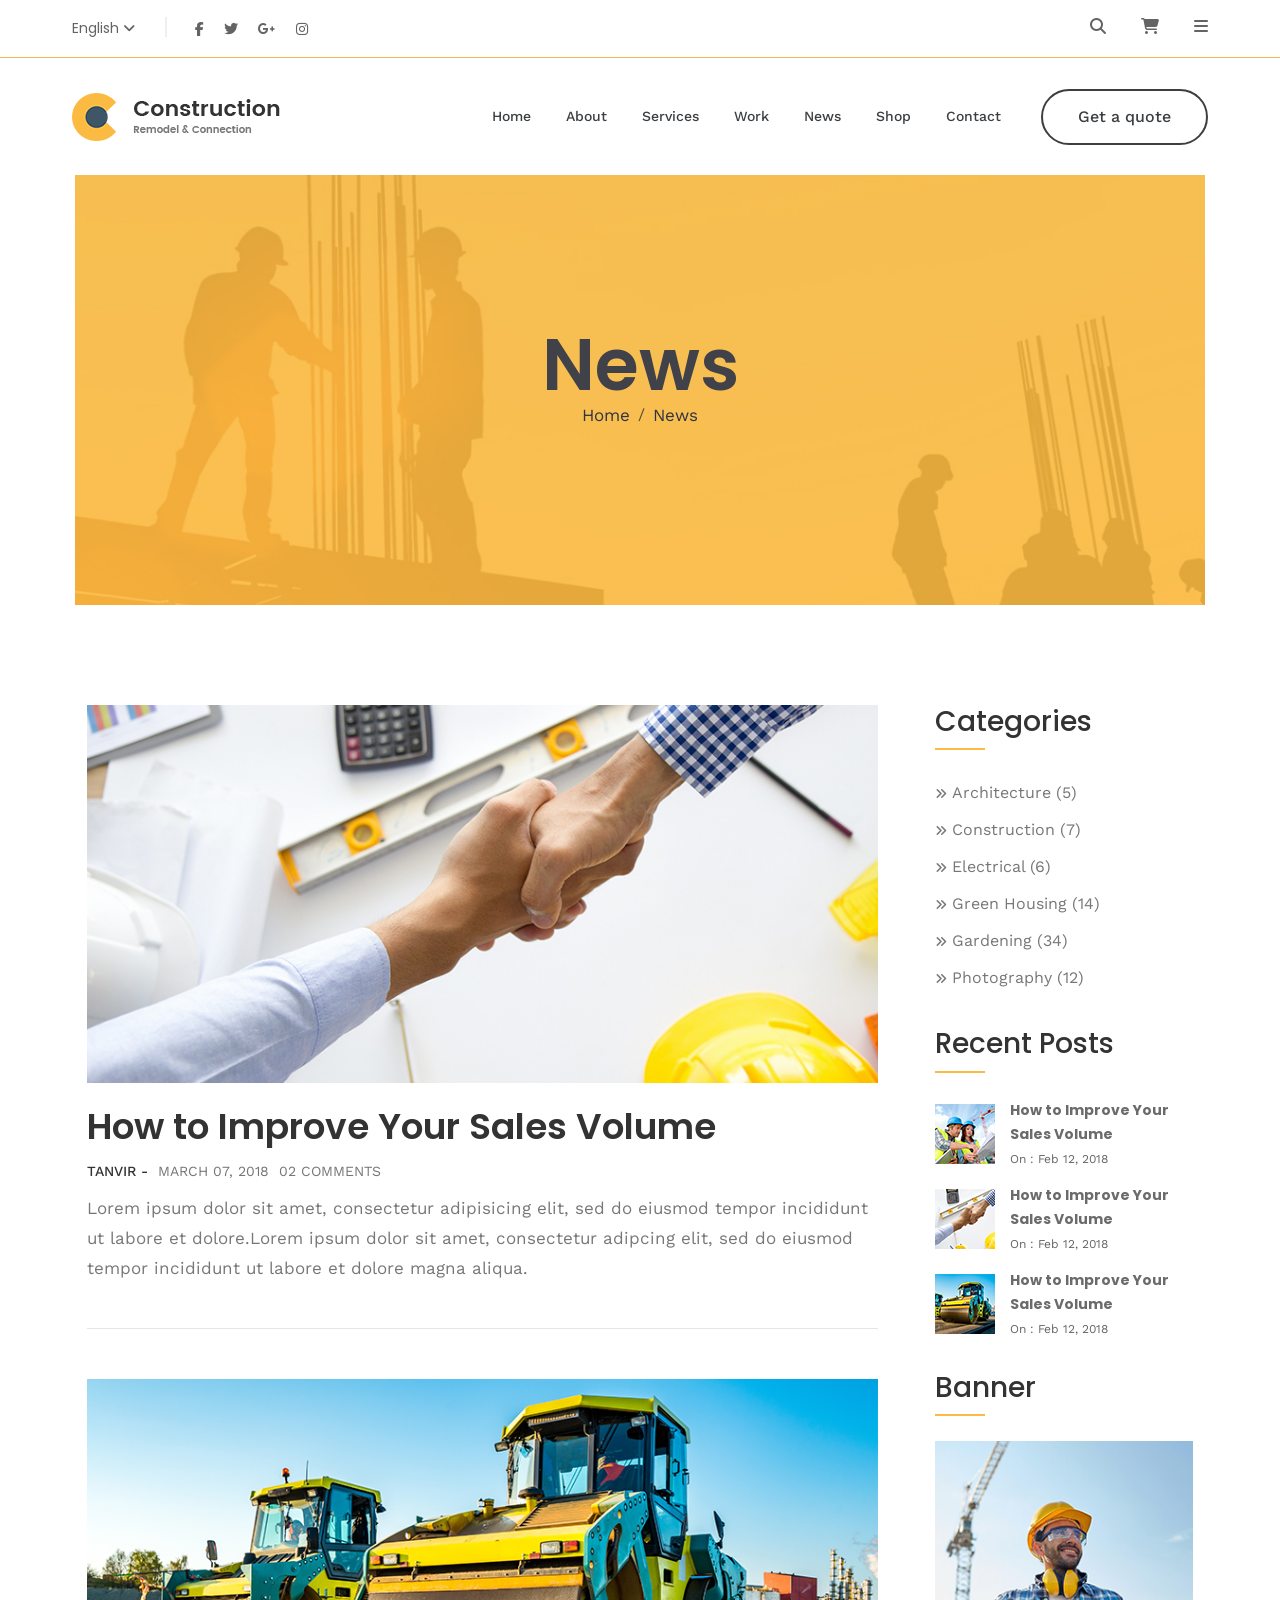
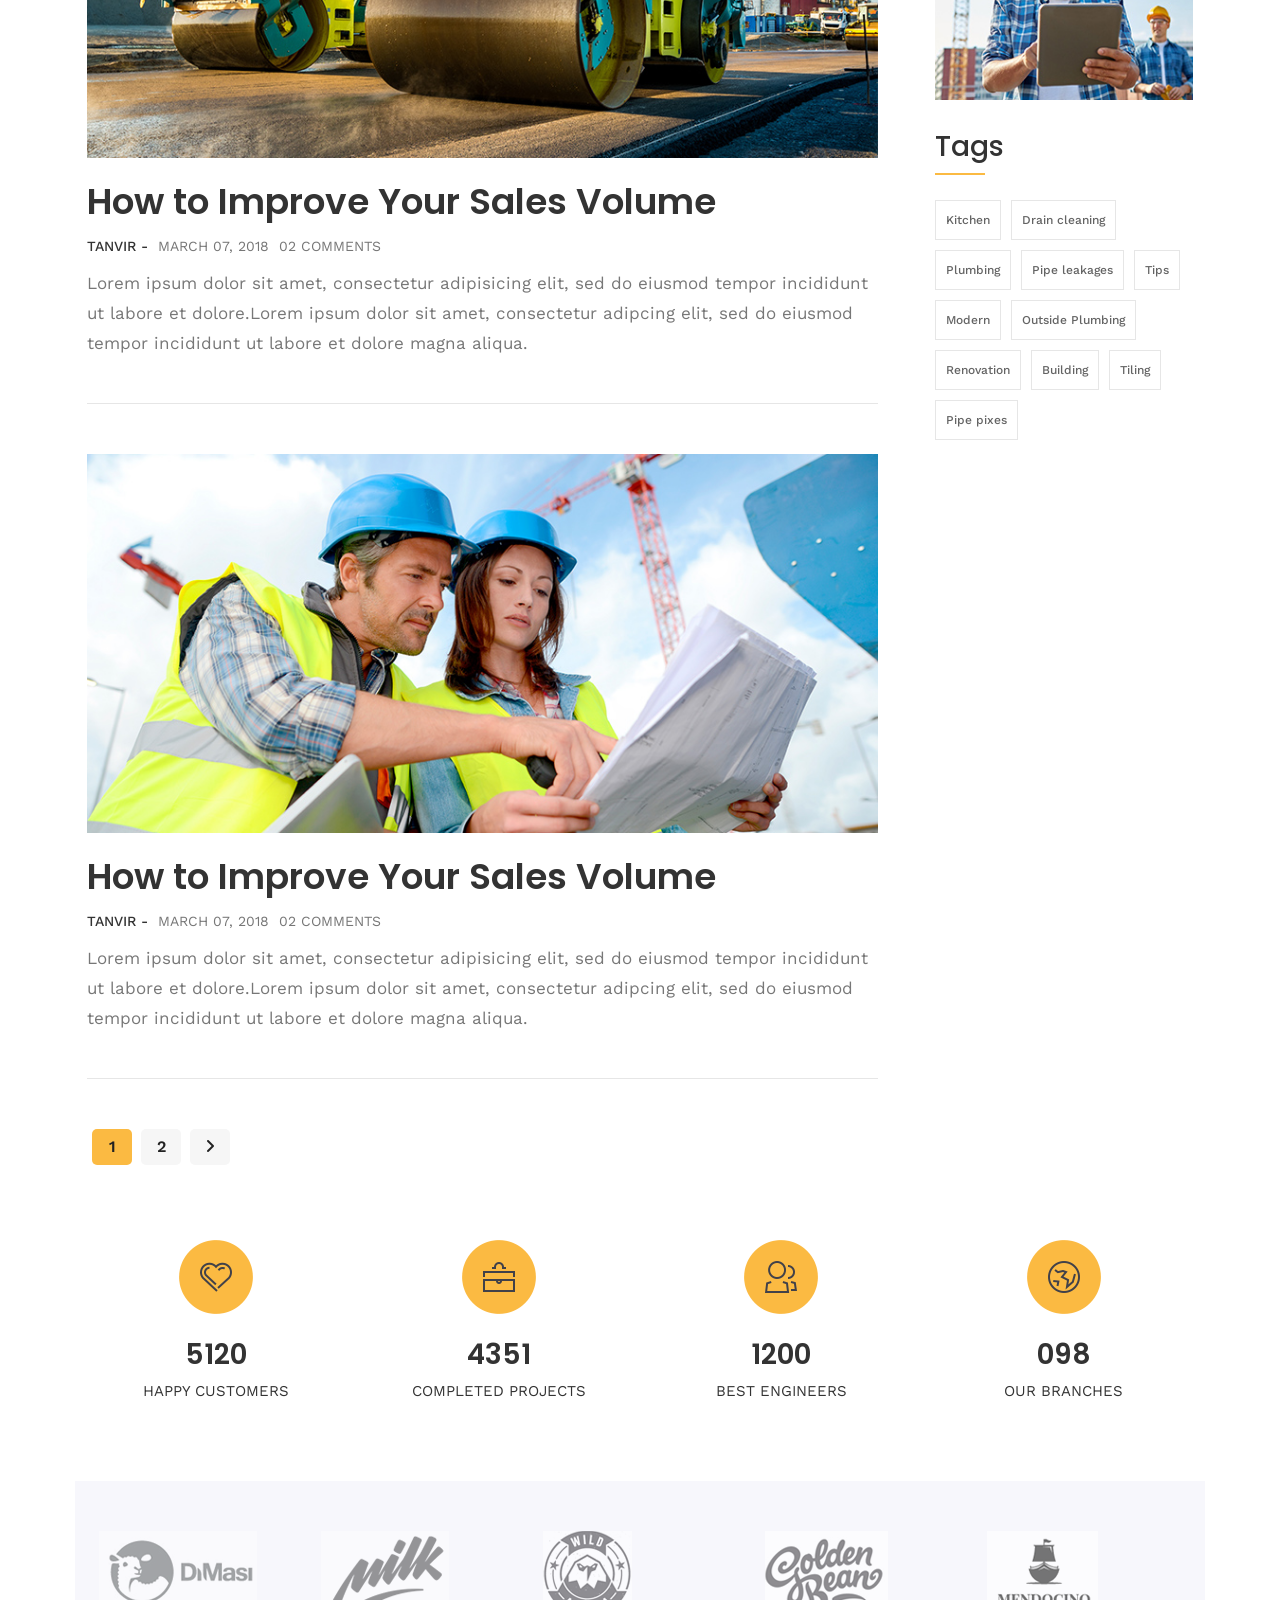
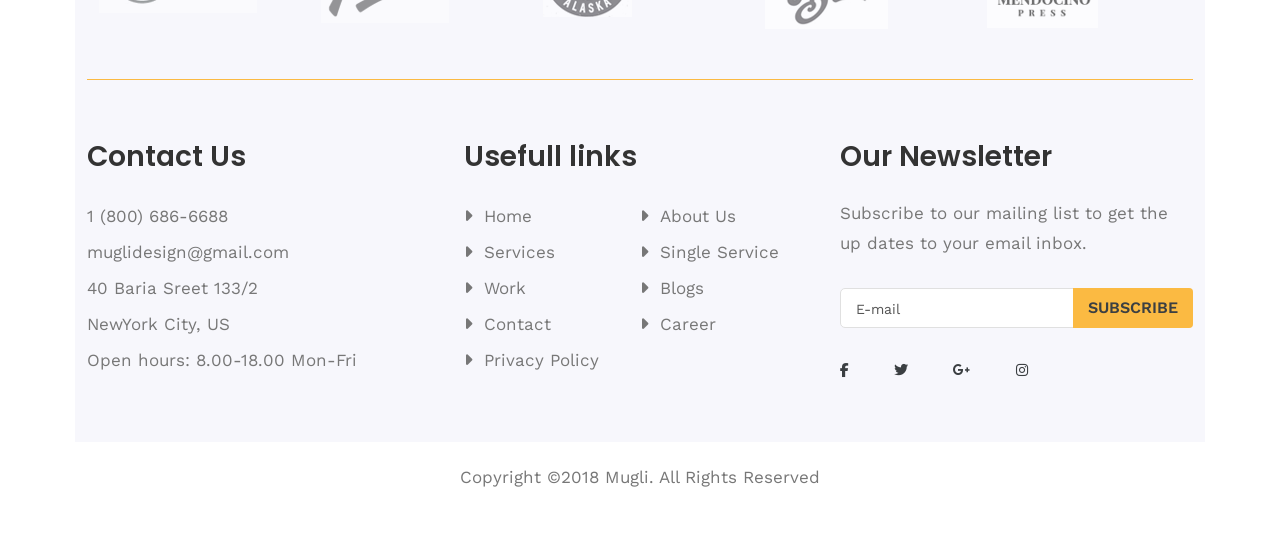
<file: news-sidebar.html>
<!DOCTYPE html>
<html lang="en">
  <head>
    <meta charset="UTF-8" />
    <meta name="viewport" content="width=device-width, initial-scale=1.0" />
    <title>News</title>
    <link rel="shortcut icon" href="favicon.ico" type="image/x-icon" />
    <link rel="stylesheet" href="css/bootstrap.min.css" />
    <link rel="stylesheet" href="https://cdnjs.cloudflare.com/ajax/libs/font-awesome/6.7.2/css/all.min.css" />
    <link rel="stylesheet" href="css/slick.css" />
    <link rel="stylesheet" href="css/meanmenu.css" />
    <link rel="stylesheet" href="css/nice-select.css" />
    <link rel="stylesheet" href="css/magnific-popup.css" />
    <link rel="stylesheet" href="css/default.css" />
    <link rel="stylesheet" href="css/style.css" />
    <link rel="stylesheet" href="css/responsive.css" />
  </head>
  <body>
    <header>
      <!-- Top Header Section -->
      <div class="header-top-area pl-60 pr-60">
        <div class="container-fluid">
          <div class="row">
            <div class="col-xl-6 col-lg-6 col-md-6 col-6 d-flex align-items-center">
              <div class="language">
                <ul>
                  <li>
                    <a href="#">
                      English
                      <i class="fa-solid fa-angle-down"></i>
                    </a>
                    <ul>
                      <li><a href="#">Arabic</a></li>
                      <li><a href="#">Bangla</a></li>
                      <li><a href="#">Turkie</a></li>
                      <li><a href="#">German</a></li>
                      <li><a href="#">China</a></li>
                      <li><a href="#">Deutch</a></li>
                    </ul>
                  </li>
                </ul>
              </div>
              <div class="social-icon d-none d-md-block">
                <a href="#"><i class="fa-brands fa-facebook-f"></i></a>
                <a href="#"><i class="fa-brands fa-twitter"></i></a>
                <a href="#"><i class="fa-brands fa-google-plus-g"></i></a>
                <a href="#"><i class="fa-brands fa-instagram"></i></a>
              </div>
            </div>
            <div class="col-xl-6 col-lg-6 col-md-6 col-6">
              <div class="header-right f-right">
                <ul>
                  <li>
                    <a href="#"><i class="fa-solid fa-magnifying-glass"></i></a>
                    <div class="search-form">
                      <form action="#">
                        <input placeholder="Search" type="text" />
                        <button><i class="fa-solid fa-magnifying-glass"></i></button>
                      </form>
                    </div>
                  </li>
                  <li>
                    <a href="#"><i class="fa-solid fa-cart-shopping"></i></a>
                  </li>
                  <li>
                    <a class="info-bar" href="#"><i class="fa-solid fa-bars"></i></a>
                  </li>
                </ul>
              </div>
            </div>
          </div>
        </div>
      </div>
      <div class="extra-info">
        <div class="close-icon">
          <button><i class="fa-solid fa-xmark"></i></button>
        </div>
        <p>Lorem ipsum dolor sit amet, consectetur adipisicing elit, sed do eiusmod tempor incididunt ut labore et dolore magna aliqua. Ut enim ad minim veniam, quis nostrudexe rc itation ullamco laboris nisi ut aliquip ex ea com modo consequat. Duis aute irure.</p>
        <div class="instagram">
          <a href="#"><img src="img/insta/insta1.jpg" alt="" /></a>
          <a href="#"><img src="img/insta/insta2.jpg" alt="" /></a>
          <a href="#"><img src="img/insta/insta3.jpg" alt="" /></a>
          <a href="#"><img src="img/insta/insta4.jpg" alt="" /></a>
          <a href="#"><img src="img/insta/insta1.jpg" alt="" /></a>
          <a href="#"><img src="img/insta/insta2.jpg" alt="" /></a>
        </div>
        <div class="social-link-right mt-30">
          <a href="#"><i class="fa-brands fa-facebook-f"></i></a>
          <a href="#"><i class="fa-brands fa-twitter"></i></a>
          <a href="#"><i class="fa-brands fa-google-plus-g"></i></a>
          <a href="#"><i class="fa-brands fa-instagram"></i></a>
        </div>
      </div>

      <!-- Bottom Header Section -->
      <div class="header-bottom-area pl-60 pr-60">
        <div class="container-fluid">
          <div class="row align-items-center">
            <div class="col-xl-3 col-lg-3">
              <div class="logo">
                <a href="index.html"><img src="img/logo/logo.png" alt="" /></a>
              </div>
            </div>
            <div class="col-xl-9 col-lg-9">
              <div class="header-button f-right d-none d-lg-block">
                <a href="#">Get a quote</a>
              </div>
              <div class="main-menu f-right">
                <nav id="mobile-menu">
                  <ul>
                    <li>
                      <a href="index.html">Home</a>
                      <ul class="submenu">
                        <li>
                          <a href="index-2.html">Home v2</a>
                        </li>
                        <li><a href="index-3.html">Home v3</a></li>
                      </ul>
                    </li>
                    <li><a href="about.html">About</a></li>
                    <li><a href="services.html">Services</a></li>
                    <li>
                      <a href="work.html">Work</a>
                      <ul class="submenu">
                        <li>
                          <a href="work-details.html">Work Details</a>
                        </li>
                      </ul>
                    </li>
                    <li>
                      <a href="news.html">News</a>
                      <ul class="submenu">
                        <li>
                          <a href="news-details.html">News Details</a>
                        </li>
                        <li><a href="news-sidebar.html">News Sidebar</a></li>
                      </ul>
                    </li>
                    <li>
                      <a href="shop.html">Shop</a>
                      <ul class="submenu">
                        <li>
                          <a href="shop.html">Product Page</a>
                        </li>
                        <li><a href="product-details.html">Product Details</a></li>
                        <li><a href="cart.html">Cart Page</a></li>
                      </ul>
                    </li>
                    <li><a href="contact.html">Contact</a></li>
                  </ul>
                </nav>
              </div>
              <div class="mobile-menu"></div>
            </div>
          </div>
        </div>
      </div>
    </header>

    <!-- Slider Start -->
    <div class="wrapper-box pl-75 pr-75">
      <div class="page-title-area pt-160 pb-160" style="background-image: url(img/aboutusbg.jpg); background-repeat: no-repeat; background-position: center center; background-size: cover">
        <div class="container-fluid">
          <div class="row">
            <div class="col-xl-12">
              <div class="page-title text-center">
                <h1>News</h1>
                <nav aria-label="breadcrumb ">
                  <ol class="breadcrumb justify-content-center">
                    <li class="breadcrumb-item"><a href="index.html">Home</a></li>
                    <li class="breadcrumb-item active" aria-current="page"><a href="news.html">News</a></li>
                  </ol>
                </nav>
              </div>
            </div>
          </div>
        </div>
      </div>
      <!-- News Area -->
      <div class="blog-area pt-100 pb-30">
        <div class="container">
          <div class="row">
            <div class="col-xl-9 col-lg-9 pr-45">
              <div class="blog-item blog-post mb-50">
                <div class="blog-thumb mb-20">
                  <a href="blog-details.html">
                    <img src="img/blogs/newsv1/new2.jpg" alt="" class="img" />
                  </a>
                </div>
                <div class="blog-item-info">
                  <h3><a href="blog-details.html">How to Improve Your Sales Volume</a></h3>
                  <div class="post-meta mb-10">
                    <span><a href="#">Tanvir -</a></span>
                    <span>March 07, 2018</span>
                    <span>02 Comments</span>
                  </div>

                  <p>Lorem ipsum dolor sit amet, consectetur adipisicing elit, sed do eiusmod tempor incididunt ut labore et dolore.Lorem ipsum dolor sit amet, consectetur adipcing elit, sed do eiusmod tempor incididunt ut labore et dolore magna aliqua.</p>
                </div>
              </div>
              <div class="blog-item blog-post mb-50">
                <div class="blog-thumb mb-20">
                  <a href="blog-details.html">
                    <img src="img/blogs/newsv1/news3.jpg" alt="" class="img" />
                  </a>
                </div>
                <div class="blog-item-info">
                  <h3><a href="blog-details.html">How to Improve Your Sales Volume</a></h3>
                  <div class="post-meta mb-10">
                    <span><a href="#">Tanvir -</a></span>
                    <span>March 07, 2018</span>
                    <span>02 Comments</span>
                  </div>

                  <p>Lorem ipsum dolor sit amet, consectetur adipisicing elit, sed do eiusmod tempor incididunt ut labore et dolore.Lorem ipsum dolor sit amet, consectetur adipcing elit, sed do eiusmod tempor incididunt ut labore et dolore magna aliqua.</p>
                </div>
              </div>
              <div class="blog-item blog-post mb-50">
                <div class="blog-thumb mb-20">
                  <a href="blog-details.html">
                    <img src="img/blogs/newsv1/news4.jpg" alt="" class="img" />
                  </a>
                </div>
                <div class="blog-item-info">
                  <h3><a href="blog-details.html">How to Improve Your Sales Volume</a></h3>
                  <div class="post-meta mb-10">
                    <span><a href="#">Tanvir -</a></span>
                    <span>March 07, 2018</span>
                    <span>02 Comments</span>
                  </div>

                  <p>Lorem ipsum dolor sit amet, consectetur adipisicing elit, sed do eiusmod tempor incididunt ut labore et dolore.Lorem ipsum dolor sit amet, consectetur adipcing elit, sed do eiusmod tempor incididunt ut labore et dolore magna aliqua.</p>
                </div>
              </div>
            </div>
            <div class="col-xl-3 col-lg-3">
              <div class="side-widget mb-30">
                <h3>Categories</h3>
                <ul class="cat">
                  <li><a href="#">Architecture (5)</a></li>
                  <li><a href="#">Construction (7)</a></li>
                  <li><a href="#">Electrical (6)</a></li>
                  <li><a href="#">Green Housing (14)</a></li>
                  <li><a href="#">Gardening (34)</a></li>
                  <li><a href="#">Photography (12)</a></li>
                </ul>
              </div>
              <div class="side-widget mb-30">
                <h3>Recent Posts</h3>
                <ul class="rc-post">
                  <li>
                    <div class="rc-post-img f-left">
                      <a href="#"><img class="img" src="img/blogs/sidebar/sidebar.jpg " alt="" /></a>
                    </div>
                    <div class="rc-post-content">
                      <h5><a href="#">How to Improve Your Sales Volume</a></h5>
                      <span>On : Feb 12, 2018</span>
                    </div>
                  </li>
                  <li>
                    <div class="rc-post-img f-left">
                      <a href="#"><img class="img" src="img/blogs/sidebar/sidebar2.jpg " alt="" /></a>
                    </div>
                    <div class="rc-post-content">
                      <h5><a href="#">How to Improve Your Sales Volume</a></h5>
                      <span>On : Feb 12, 2018</span>
                    </div>
                  </li>
                  <li>
                    <div class="rc-post-img f-left">
                      <a href="#"><img class="img" src="img/blogs/sidebar/sidebar3.jpg " alt="" /></a>
                    </div>
                    <div class="rc-post-content">
                      <h5><a href="#">How to Improve Your Sales Volume</a></h5>
                      <span>On : Feb 12, 2018</span>
                    </div>
                  </li>
                </ul>
              </div>
              <div class="side-widget mb-30">
                <h3>Banner</h3>
                <div class="banner-img">
                  <a href="#"><img class="img" src="img/blogs/sidebar/banner.jpg" alt="" /></a>
                </div>
              </div>
              <div class="side-widget mb-30">
                <h3>Tags</h3>
                <ul class="tags">
                  <li><a href="#">Kitchen</a></li>
                  <li><a href="#">Drain cleaning</a></li>
                  <li><a href="#">Plumbing</a></li>
                  <li><a href="#">Pipe leakages</a></li>
                  <li><a href="#">Tips</a></li>
                  <li><a href="#">Modern</a></li>
                  <li><a href="#">Outside Plumbing</a></li>
                  <li><a href="#">Renovation</a></li>
                  <li><a href="#">Building</a></li>
                  <li><a href="#">Tiling</a></li>
                  <li><a href="#">Pipe pixes</a></li>
                </ul>
              </div>
            </div>
          </div>
          <div class="row">
            <div class="col-xl-12">
              <nav class="constraction-pagination" aria-label="...">
                <ul class="pagination justify-content-start">
                  <li class="page-item active"><a class="page-link" href="#">1</a></li>
                  <li class="page-item"><a class="page-link" href="#">2</a></li>

                  <li class="page-item">
                    <a class="page-link" href="#"><i class="fa-solid fa-angle-right"></i></a>
                  </li>
                </ul>
              </nav>
            </div>
          </div>
        </div>
        <!-- Counter Area -->
        <div class="counter-area pt-75 pb-45">
          <div class="container">
            <div class="row">
              <div class="col-xl-3 col-lg-3 col-md-3">
                <div class="single-counter text-center mb-30">
                  <img src="img/icon/iconwbg1.png" alt="" />
                  <span class="counter">5120</span>
                  <p>Happy customers</p>
                </div>
              </div>
              <div class="col-xl-3 col-lg-3 col-md-3">
                <div class="single-counter text-center mb-30">
                  <img src="img/icon/iconwbg2.png" alt="" />
                  <span class="counter">4351</span>
                  <p>Completed Projects</p>
                </div>
              </div>
              <div class="col-xl-3 col-lg-3 col-md-3">
                <div class="single-counter text-center mb-30">
                  <img src="img/icon/iconwng3.png" alt="" />
                  <span class="counter">1200</span>
                  <p>Best Engineers</p>
                </div>
              </div>
              <div class="col-xl-3 col-lg-3 col-md-3">
                <div class="single-counter text-center mb-30">
                  <img src="img/icon/iconwbg4.png" alt="" />
                  <span class="counter">098</span>
                  <p>Our Branches</p>
                </div>
              </div>
            </div>
          </div>
        </div>
        <!-- Footer Section -->
        <footer>
          <div class="brand-area gray-bg">
            <div class="container">
              <div class="brand-active brand-border pt-50 pb-50">
                <div class="single-brand">
                  <a href="#"><img src="img/brandlogo/dmasi.png" alt="" /></a>
                </div>
                <div class="single-brand">
                  <a href="#"><img src="img/brandlogo/milk.png" alt="" /></a>
                </div>
                <div class="single-brand">
                  <a href="#"><img src="img/brandlogo/wild.png" alt="" /></a>
                </div>
                <div class="single-brand">
                  <a href="#"><img src="img/brandlogo/golden.png" alt="" /></a>
                </div>
                <div class="single-brand">
                  <a href="#"><img src="img/brandlogo/mendocino.png" alt="" /></a>
                </div>
                <div class="single-brand">
                  <a href="#"><img src="img/brandlogo/dmasi.png" alt="" /></a>
                </div>
              </div>
            </div>
          </div>
          <div class="widget-area gray-bg pt-60 pb-30">
            <div class="container">
              <div class="row">
                <div class="col-xl-4 col-lg-3 col-md-4 mb-30">
                  <div class="footer-widget">
                    <h3>Contact Us</h3>
                    <div class="footer-info">
                      <ul>
                        <li>1 (800) 686-6688</li>
                        <li>muglidesign@gmail.com</li>
                        <li>40 Baria Sreet 133/2</li>
                        <li>NewYork City, US</li>
                        <li>Open hours: 8.00-18.00 Mon-Fri</li>
                      </ul>
                    </div>
                  </div>
                </div>
                <div class="col-xl-4 col-lg-5 col-md-3 mb-30">
                  <div class="footer-widget">
                    <h3>Usefull links</h3>
                    <div class="footer-link">
                      <ul>
                        <li><a href="index.html">Home</a></li>
                        <li><a href="#">About Us</a></li>
                        <li><a href="#">Services</a></li>
                        <li><a href="#">Single Service</a></li>
                        <li><a href="#">Work</a></li>
                        <li><a href="#">Blogs</a></li>
                        <li><a href="#">Contact</a></li>
                        <li><a href="#">Career</a></li>
                        <li><a href="#">Privacy Policy</a></li>
                      </ul>
                    </div>
                  </div>
                </div>
                <div class="col-xl-4 col-lg-4 col-md-5 mb-30">
                  <div class="footer-widget">
                    <h3>Our Newsletter</h3>
                    <p class="pb-15">Subscribe to our mailing list to get the up dates to your email inbox.</p>
                    <form action="#">
                      <input type="email" placeholder="E-mail" />
                      <button class="brand-btn">Subscribe</button>
                    </form>
                    <div class="footer-icon mt-30">
                      <a href="#"><i class="fa-brands fa-facebook-f"></i></a>
                      <a href="#"><i class="fa-brands fa-twitter"></i></a>
                      <a href="#"><i class="fa-brands fa-google-plus-g"></i></a>
                      <a href="#"><i class="fa-brands fa-instagram"></i></a>
                    </div>
                  </div>
                </div>
              </div>
            </div>
          </div>
          <div class="copyright-area">
            <div class="container">
              <div class="copyright-text text-center pt-20 pb-20">
                <p>Copyright ©2018 Mugli. All Rights Reserved</p>
              </div>
            </div>
          </div>
        </footer>
      </div>
    </div>
    <!-- Js Link -->
    <script src="js/vendor/modernizr-3.5.0.min.js"></script>
    <script src="js/vendor/jquery-3.7.1.min.js"></script>
    <script src="js/bootstrap.bundle.min.js"></script>
    <script src="js/fontawesome.min.js"></script>
    <script src="js/slick.min.js"></script>
    <script src="js/isotope.pkgd.min.js"></script>
    <script src="js/jquery.nice-select.min.js"></script>
    <script src="js/jquery.magnific-popup.min.js"></script>
    <script src="js/jquery.meanmenu.min.js"></script>
    <!-- <script src="http://cdnjs.cloudflare.com/ajax/libs/waypoints/2.0.3/waypoints.min.js"></script>
   <script src="js/jquery.counterup.min.js"></script> -->
    <script src="js/main.js"></script>
  </body>
</html>
</file>
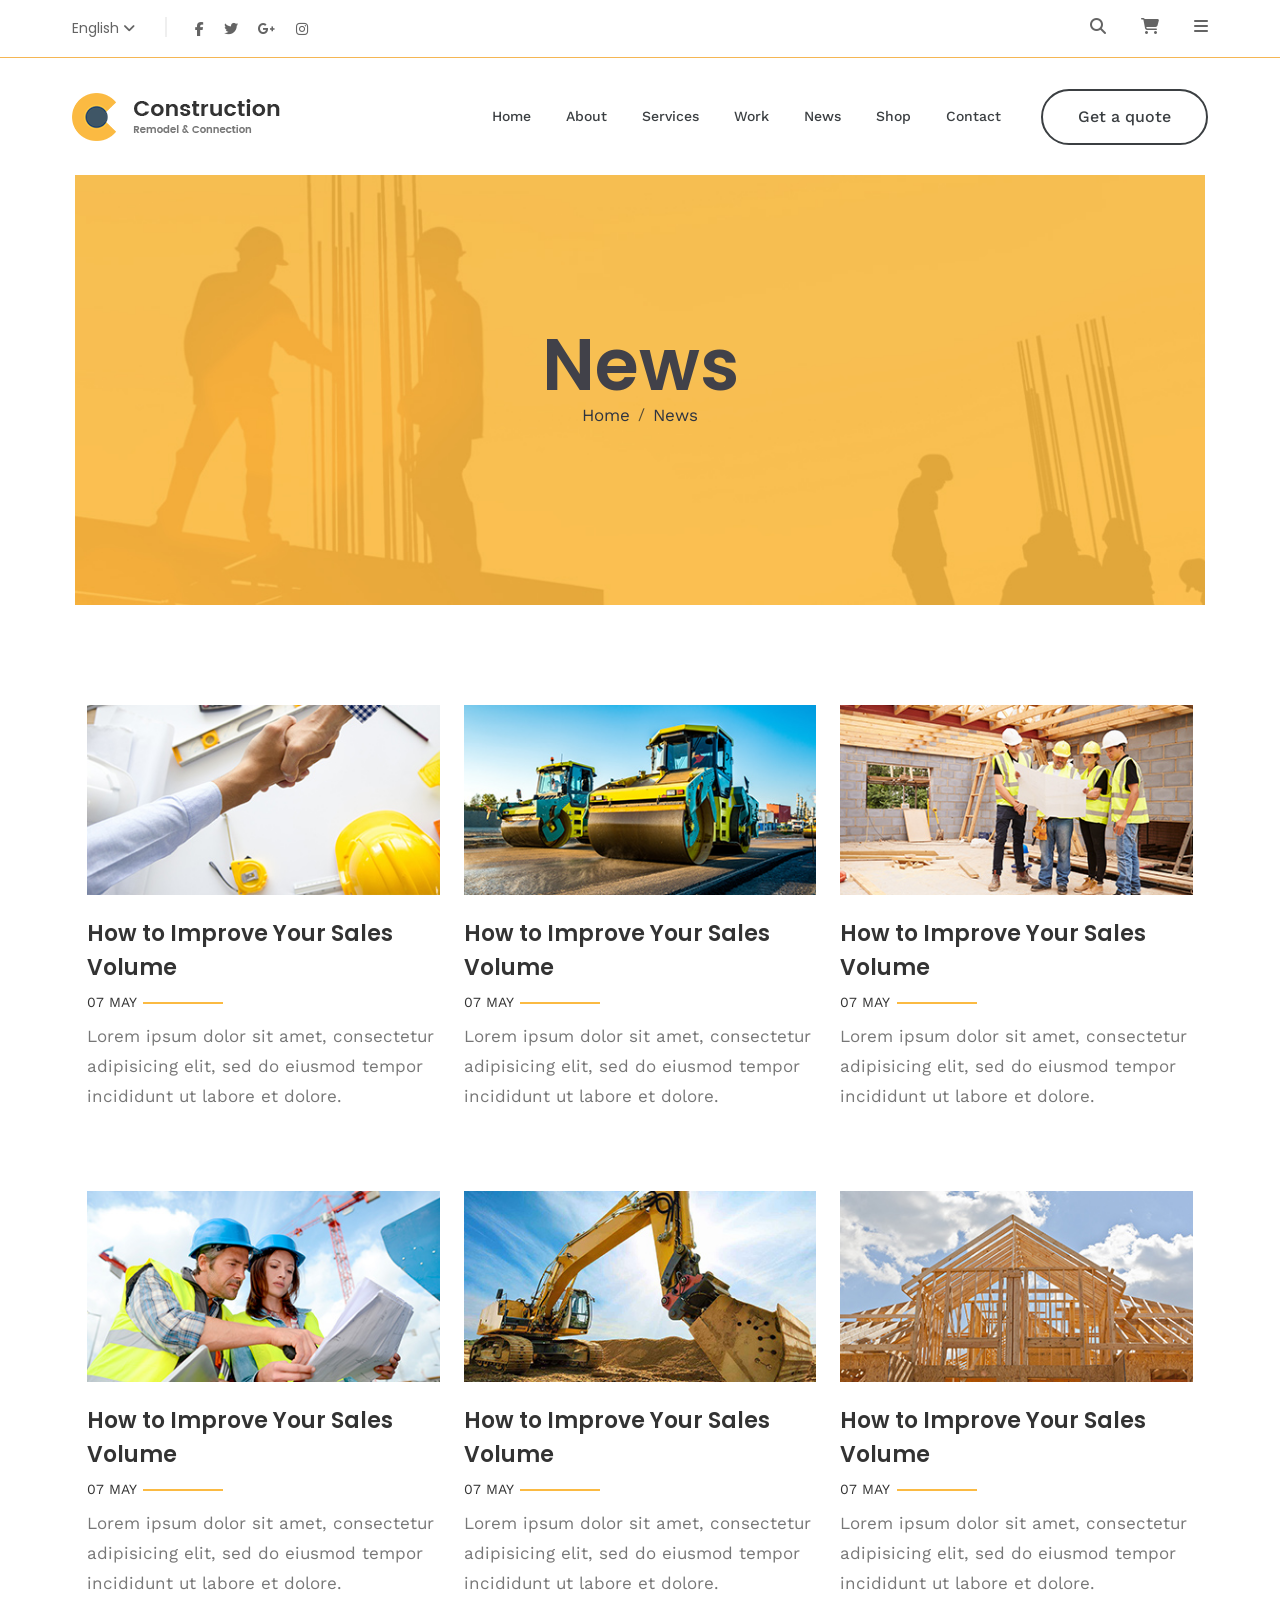
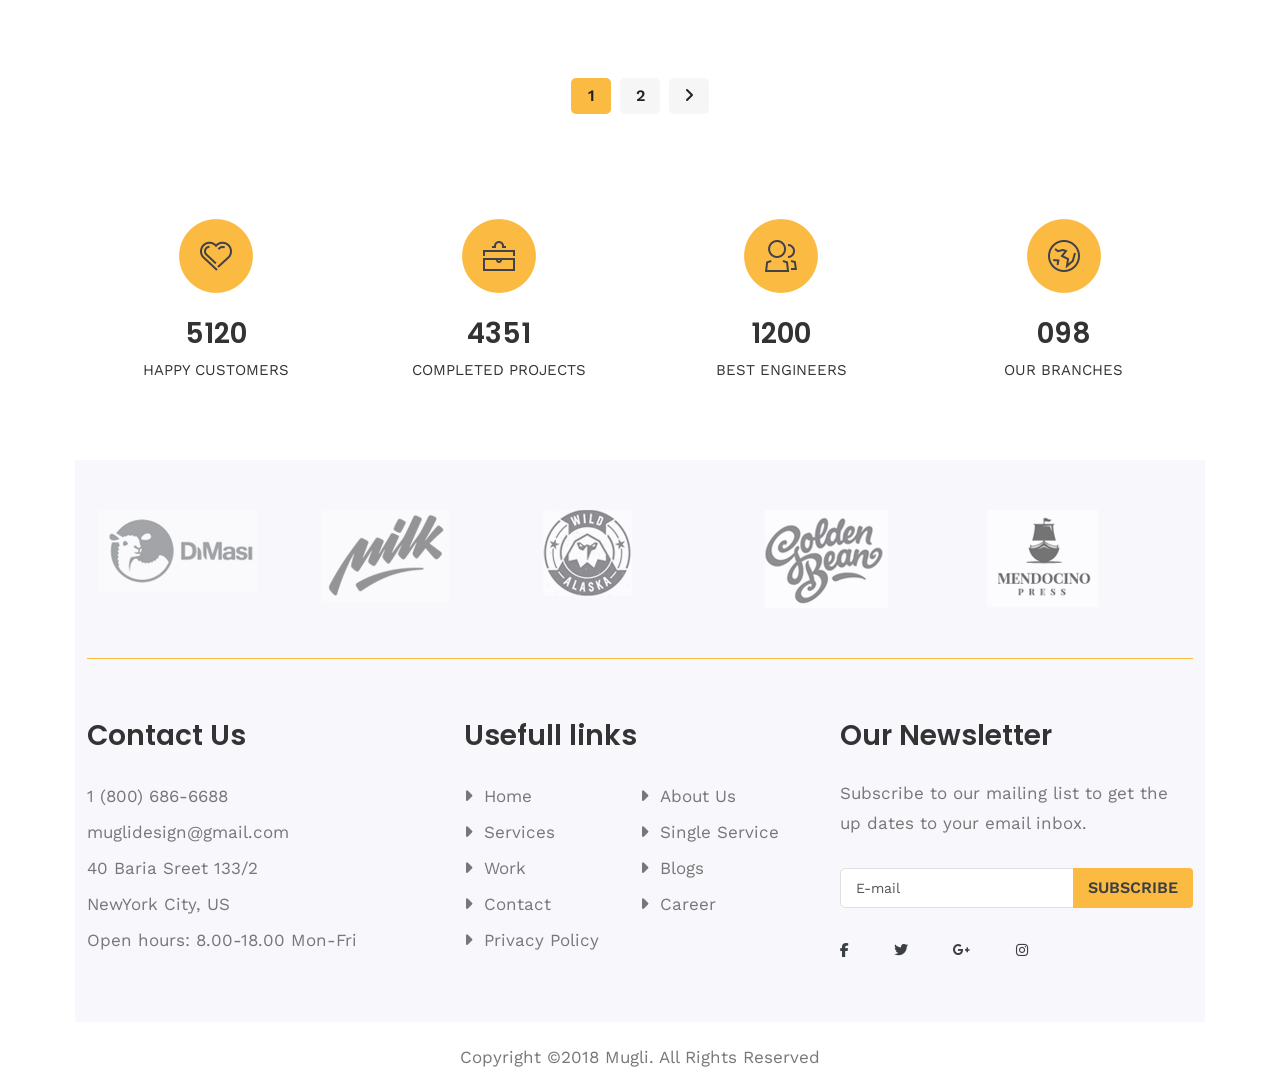
<file: news.html>
<!DOCTYPE html>
<html lang="en">
  <head>
    <meta charset="UTF-8" />
    <meta name="viewport" content="width=device-width, initial-scale=1.0" />
    <title>News</title>
    <link rel="shortcut icon" href="favicon.ico" type="image/x-icon" />
    <link rel="stylesheet" href="css/bootstrap.min.css" />
    <link rel="stylesheet" href="https://cdnjs.cloudflare.com/ajax/libs/font-awesome/6.7.2/css/all.min.css" />
    <link rel="stylesheet" href="css/slick.css" />
    <link rel="stylesheet" href="css/meanmenu.css" />
    <link rel="stylesheet" href="css/nice-select.css" />
    <link rel="stylesheet" href="css/magnific-popup.css" />
    <link rel="stylesheet" href="css/default.css" />
    <link rel="stylesheet" href="css/style.css" />
    <link rel="stylesheet" href="css/responsive.css" />
  </head>
  <body>
    <header>
      <!-- Top Header Section -->
      <div class="header-top-area pl-60 pr-60">
        <div class="container-fluid">
          <div class="row">
            <div class="col-xl-6 col-lg-6 col-md-6 col-6 d-flex align-items-center">
              <div class="language">
                <ul>
                  <li>
                    <a href="#">
                      English
                      <i class="fa-solid fa-angle-down"></i>
                    </a>
                    <ul>
                      <li><a href="#">Arabic</a></li>
                      <li><a href="#">Bangla</a></li>
                      <li><a href="#">Turkie</a></li>
                      <li><a href="#">German</a></li>
                      <li><a href="#">China</a></li>
                      <li><a href="#">Deutch</a></li>
                    </ul>
                  </li>
                </ul>
              </div>
              <div class="social-icon d-none d-md-block">
                <a href="#"><i class="fa-brands fa-facebook-f"></i></a>
                <a href="#"><i class="fa-brands fa-twitter"></i></a>
                <a href="#"><i class="fa-brands fa-google-plus-g"></i></a>
                <a href="#"><i class="fa-brands fa-instagram"></i></a>
              </div>
            </div>
            <div class="col-xl-6 col-lg-6 col-md-6 col-6">
              <div class="header-right f-right">
                <ul>
                  <li>
                    <a href="#"><i class="fa-solid fa-magnifying-glass"></i></a>
                    <div class="search-form">
                      <form action="#">
                        <input placeholder="Search" type="text" />
                        <button><i class="fa-solid fa-magnifying-glass"></i></button>
                      </form>
                    </div>
                  </li>
                  <li>
                    <a href="#"><i class="fa-solid fa-cart-shopping"></i></a>
                  </li>
                  <li>
                    <a class="info-bar" href="#"><i class="fa-solid fa-bars"></i></a>
                  </li>
                </ul>
              </div>
            </div>
          </div>
        </div>
      </div>
      <div class="extra-info">
        <div class="close-icon">
          <button><i class="fa-solid fa-xmark"></i></button>
        </div>
        <p>Lorem ipsum dolor sit amet, consectetur adipisicing elit, sed do eiusmod tempor incididunt ut labore et dolore magna aliqua. Ut enim ad minim veniam, quis nostrudexe rc itation ullamco laboris nisi ut aliquip ex ea com modo consequat. Duis aute irure.</p>
        <div class="instagram">
          <a href="#"><img src="img/insta/insta1.jpg" alt="" /></a>
          <a href="#"><img src="img/insta/insta2.jpg" alt="" /></a>
          <a href="#"><img src="img/insta/insta3.jpg" alt="" /></a>
          <a href="#"><img src="img/insta/insta4.jpg" alt="" /></a>
          <a href="#"><img src="img/insta/insta1.jpg" alt="" /></a>
          <a href="#"><img src="img/insta/insta2.jpg" alt="" /></a>
        </div>
        <div class="social-link-right mt-30">
          <a href="#"><i class="fa-brands fa-facebook-f"></i></a>
          <a href="#"><i class="fa-brands fa-twitter"></i></a>
          <a href="#"><i class="fa-brands fa-google-plus-g"></i></a>
          <a href="#"><i class="fa-brands fa-instagram"></i></a>
        </div>
      </div>

      <!-- Bottom Header Section -->
      <div class="header-bottom-area pl-60 pr-60">
        <div class="container-fluid">
          <div class="row align-items-center">
            <div class="col-xl-3 col-lg-3">
              <div class="logo">
                <a href="index.html"><img src="img/logo/logo.png" alt="" /></a>
              </div>
            </div>
            <div class="col-xl-9 col-lg-9">
              <div class="header-button f-right d-none d-lg-block">
                <a href="#">Get a quote</a>
              </div>
              <div class="main-menu f-right">
                <nav id="mobile-menu">
                  <ul>
                    <li>
                      <a href="index.html">Home</a>
                      <ul class="submenu">
                        <li>
                          <a href="index-2.html">Home v2</a>
                        </li>
                        <li><a href="index-3.html">Home v3</a></li>
                      </ul>
                    </li>
                    <li><a href="about.html">About</a></li>
                    <li><a href="services.html">Services</a></li>
                    <li>
                      <a href="work.html">Work</a>
                      <ul class="submenu">
                        <li>
                          <a href="work-details.html">Work Details</a>
                        </li>
                      </ul>
                    </li>
                    <li>
                      <a href="news.html">News</a>
                      <ul class="submenu">
                        <li>
                          <a href="news-details.html">News Details</a>
                        </li>
                        <li><a href="news-sidebar.html">News Sidebar</a></li>
                      </ul>
                    </li>
                    <li>
                      <a href="shop.html">Shop</a>
                      <ul class="submenu">
                        <li>
                          <a href="shop.html">Product Page</a>
                        </li>
                        <li><a href="product-details.html">Product Details</a></li>
                        <li><a href="cart.html">Cart Page</a></li>
                      </ul>
                    </li>
                    <li><a href="contact.html">Contact</a></li>
                  </ul>
                </nav>
              </div>
              <div class="mobile-menu"></div>
            </div>
          </div>
        </div>
      </div>
    </header>

    <!-- Slider Start -->
    <div class="wrapper-box pl-75 pr-75">
      <div class="page-title-area pt-160 pb-160" style="background-image: url(img/aboutusbg.jpg); background-repeat: no-repeat; background-position: center center; background-size: cover">
        <div class="container-fluid">
          <div class="row">
            <div class="col-xl-12">
              <div class="page-title text-center">
                <h1>News</h1>
                <nav aria-label="breadcrumb ">
                  <ol class="breadcrumb justify-content-center">
                    <li class="breadcrumb-item"><a href="index.html">Home</a></li>
                    <li class="breadcrumb-item active" aria-current="page"><a href="news.html">News</a></li>
                  </ol>
                </nav>
              </div>
            </div>
          </div>
        </div>
      </div>
      <!-- News Area -->
      <div class="blog-area news-area pt-100 pb-30">
        <div class="container">
          <div class="row">
            <div class="col-xl-4 col-lg-4 col-md-6">
              <div class="blog-item mb-50">
                <div class="blog-thumb mb-20">
                  <a href="blog-details.html">
                    <img src="img/blogs/news/news.jpg" alt="" />
                  </a>
                </div>
                <div class="blog-item-content">
                  <h3><a href="blog-details.html">How to Improve Your Sales Volume</a></h3>
                  <span>07 May</span>
                  <p>Lorem ipsum dolor sit amet, consectetur adipisicing elit, sed do eiusmod tempor incididunt ut labore et dolore.</p>
                </div>
              </div>
            </div>
            <div class="col-xl-4 col-lg-4 col-md-6">
              <div class="blog-item mb-50">
                <div class="blog-thumb mb-20">
                  <a href="blog-details.html">
                    <img src="img/blogs/news/news1.jpg" alt="" />
                  </a>
                </div>
                <div class="blog-item-content">
                  <h3><a href="blog-details.html">How to Improve Your Sales Volume</a></h3>
                  <span>07 May</span>
                  <p>Lorem ipsum dolor sit amet, consectetur adipisicing elit, sed do eiusmod tempor incididunt ut labore et dolore.</p>
                </div>
              </div>
            </div>
            <div class="col-xl-4 col-lg-4 col-md-6">
              <div class="blog-item mb-50">
                <div class="blog-thumb mb-20">
                  <a href="blog-details.html">
                    <img src="img/blogs/news/news2.jpg" alt="" />
                  </a>
                </div>
                <div class="blog-item-content">
                  <h3><a href="blog-details.html">How to Improve Your Sales Volume</a></h3>
                  <span>07 May</span>
                  <p>Lorem ipsum dolor sit amet, consectetur adipisicing elit, sed do eiusmod tempor incididunt ut labore et dolore.</p>
                </div>
              </div>
            </div>
            <div class="col-xl-4 col-lg-4 col-md-6">
              <div class="blog-item mb-50">
                <div class="blog-thumb mb-20">
                  <a href="blog-details.html">
                    <img src="img/blogs/news/news3.jpg" alt="" />
                  </a>
                </div>
                <div class="blog-item-content">
                  <h3><a href="blog-details.html">How to Improve Your Sales Volume</a></h3>
                  <span>07 May</span>
                  <p>Lorem ipsum dolor sit amet, consectetur adipisicing elit, sed do eiusmod tempor incididunt ut labore et dolore.</p>
                </div>
              </div>
            </div>
            <div class="col-xl-4 col-lg-4 col-md-6">
              <div class="blog-item mb-50">
                <div class="blog-thumb mb-20">
                  <a href="blog-details.html">
                    <img src="img/blogs/news/news4.jpg" alt="" />
                  </a>
                </div>
                <div class="blog-item-content">
                  <h3><a href="blog-details.html">How to Improve Your Sales Volume</a></h3>
                  <span>07 May</span>
                  <p>Lorem ipsum dolor sit amet, consectetur adipisicing elit, sed do eiusmod tempor incididunt ut labore et dolore.</p>
                </div>
              </div>
            </div>
            <div class="col-xl-4 col-lg-4 col-md-6">
              <div class="blog-item mb-50">
                <div class="blog-thumb mb-20">
                  <a href="blog-details.html">
                    <img src="img/blogs/news/news5.jpg" alt="" />
                  </a>
                </div>
                <div class="blog-item-content">
                  <h3><a href="blog-details.html">How to Improve Your Sales Volume</a></h3>
                  <span>07 May</span>
                  <p>Lorem ipsum dolor sit amet, consectetur adipisicing elit, sed do eiusmod tempor incididunt ut labore et dolore.</p>
                </div>
              </div>
            </div>
          </div>
          <div class="row">
            <div class="col-xl-12">
              <nav class="constraction-pagination" aria-label="...">
                <ul class="pagination justify-content-center">
                  <li class="page-item active"><a class="page-link" href="#">1</a></li>
                  <li class="page-item"><a class="page-link" href="#">2</a></li>

                  <li class="page-item">
                    <a class="page-link" href="#"><i class="fa-solid fa-angle-right"></i></a>
                  </li>
                </ul>
              </nav>
            </div>
          </div>
        </div>
      </div>

      <!-- Counter Area -->
      <div class="counter-area pt-75 pb-45">
        <div class="container">
          <div class="row">
            <div class="col-xl-3 col-lg-3 col-md-3">
              <div class="single-counter text-center mb-30">
                <img src="img/icon/iconwbg1.png" alt="" />
                <span class="counter">5120</span>
                <p>Happy customers</p>
              </div>
            </div>
            <div class="col-xl-3 col-lg-3 col-md-3">
              <div class="single-counter text-center mb-30">
                <img src="img/icon/iconwbg2.png" alt="" />
                <span class="counter">4351</span>
                <p>Completed Projects</p>
              </div>
            </div>
            <div class="col-xl-3 col-lg-3 col-md-3">
              <div class="single-counter text-center mb-30">
                <img src="img/icon/iconwng3.png" alt="" />
                <span class="counter">1200</span>
                <p>Best Engineers</p>
              </div>
            </div>
            <div class="col-xl-3 col-lg-3 col-md-3">
              <div class="single-counter text-center mb-30">
                <img src="img/icon/iconwbg4.png" alt="" />
                <span class="counter">098</span>
                <p>Our Branches</p>
              </div>
            </div>
          </div>
        </div>
      </div>

      <!-- Footer Section -->
      <footer>
        <div class="brand-area gray-bg">
          <div class="container">
            <div class="brand-active brand-border pt-50 pb-50">
              <div class="single-brand">
                <a href="#"><img src="img/brandlogo/dmasi.png" alt="" /></a>
              </div>
              <div class="single-brand">
                <a href="#"><img src="img/brandlogo/milk.png" alt="" /></a>
              </div>
              <div class="single-brand">
                <a href="#"><img src="img/brandlogo/wild.png" alt="" /></a>
              </div>
              <div class="single-brand">
                <a href="#"><img src="img/brandlogo/golden.png" alt="" /></a>
              </div>
              <div class="single-brand">
                <a href="#"><img src="img/brandlogo/mendocino.png" alt="" /></a>
              </div>
              <div class="single-brand">
                <a href="#"><img src="img/brandlogo/dmasi.png" alt="" /></a>
              </div>
            </div>
          </div>
        </div>
        <div class="widget-area gray-bg pt-60 pb-30">
          <div class="container">
            <div class="row">
              <div class="col-xl-4 col-lg-3 col-md-4 mb-30">
                <div class="footer-widget">
                  <h3>Contact Us</h3>
                  <div class="footer-info">
                    <ul>
                      <li>1 (800) 686-6688</li>
                      <li>muglidesign@gmail.com</li>
                      <li>40 Baria Sreet 133/2</li>
                      <li>NewYork City, US</li>
                      <li>Open hours: 8.00-18.00 Mon-Fri</li>
                    </ul>
                  </div>
                </div>
              </div>
              <div class="col-xl-4 col-lg-5 col-md-3 mb-30">
                <div class="footer-widget">
                  <h3>Usefull links</h3>
                  <div class="footer-link">
                    <ul>
                      <li><a href="index.html">Home</a></li>
                      <li><a href="#">About Us</a></li>
                      <li><a href="#">Services</a></li>
                      <li><a href="#">Single Service</a></li>
                      <li><a href="#">Work</a></li>
                      <li><a href="#">Blogs</a></li>
                      <li><a href="#">Contact</a></li>
                      <li><a href="#">Career</a></li>
                      <li><a href="#">Privacy Policy</a></li>
                    </ul>
                  </div>
                </div>
              </div>
              <div class="col-xl-4 col-lg-4 col-md-5 mb-30">
                <div class="footer-widget">
                  <h3>Our Newsletter</h3>
                  <p class="pb-15">Subscribe to our mailing list to get the up dates to your email inbox.</p>
                  <form action="#">
                    <input type="email" placeholder="E-mail" />
                    <button class="brand-btn">Subscribe</button>
                  </form>
                  <div class="footer-icon mt-30">
                    <a href="#"><i class="fa-brands fa-facebook-f"></i></a>
                    <a href="#"><i class="fa-brands fa-twitter"></i></a>
                    <a href="#"><i class="fa-brands fa-google-plus-g"></i></a>
                    <a href="#"><i class="fa-brands fa-instagram"></i></a>
                  </div>
                </div>
              </div>
            </div>
          </div>
        </div>
        <div class="copyright-area">
          <div class="container">
            <div class="copyright-text text-center pt-20 pb-20">
              <p>Copyright ©2018 Mugli. All Rights Reserved</p>
            </div>
          </div>
        </div>
      </footer>
    </div>

    <!-- Js Link -->
    <script src="js/vendor/modernizr-3.5.0.min.js"></script>
    <script src="js/vendor/jquery-3.7.1.min.js"></script>
    <script src="js/bootstrap.bundle.min.js"></script>
    <script src="js/fontawesome.min.js"></script>
    <script src="js/slick.min.js"></script>
    <script src="js/isotope.pkgd.min.js"></script>
    <script src="js/jquery.nice-select.min.js"></script>
    <script src="js/jquery.magnific-popup.min.js"></script>
    <script src="js/jquery.meanmenu.min.js"></script>
    <!-- <script src="http://cdnjs.cloudflare.com/ajax/libs/waypoints/2.0.3/waypoints.min.js"></script>
    <script src="js/jquery.counterup.min.js"></script> -->
    <script src="js/main.js"></script>
  </body>
</html>
</file>
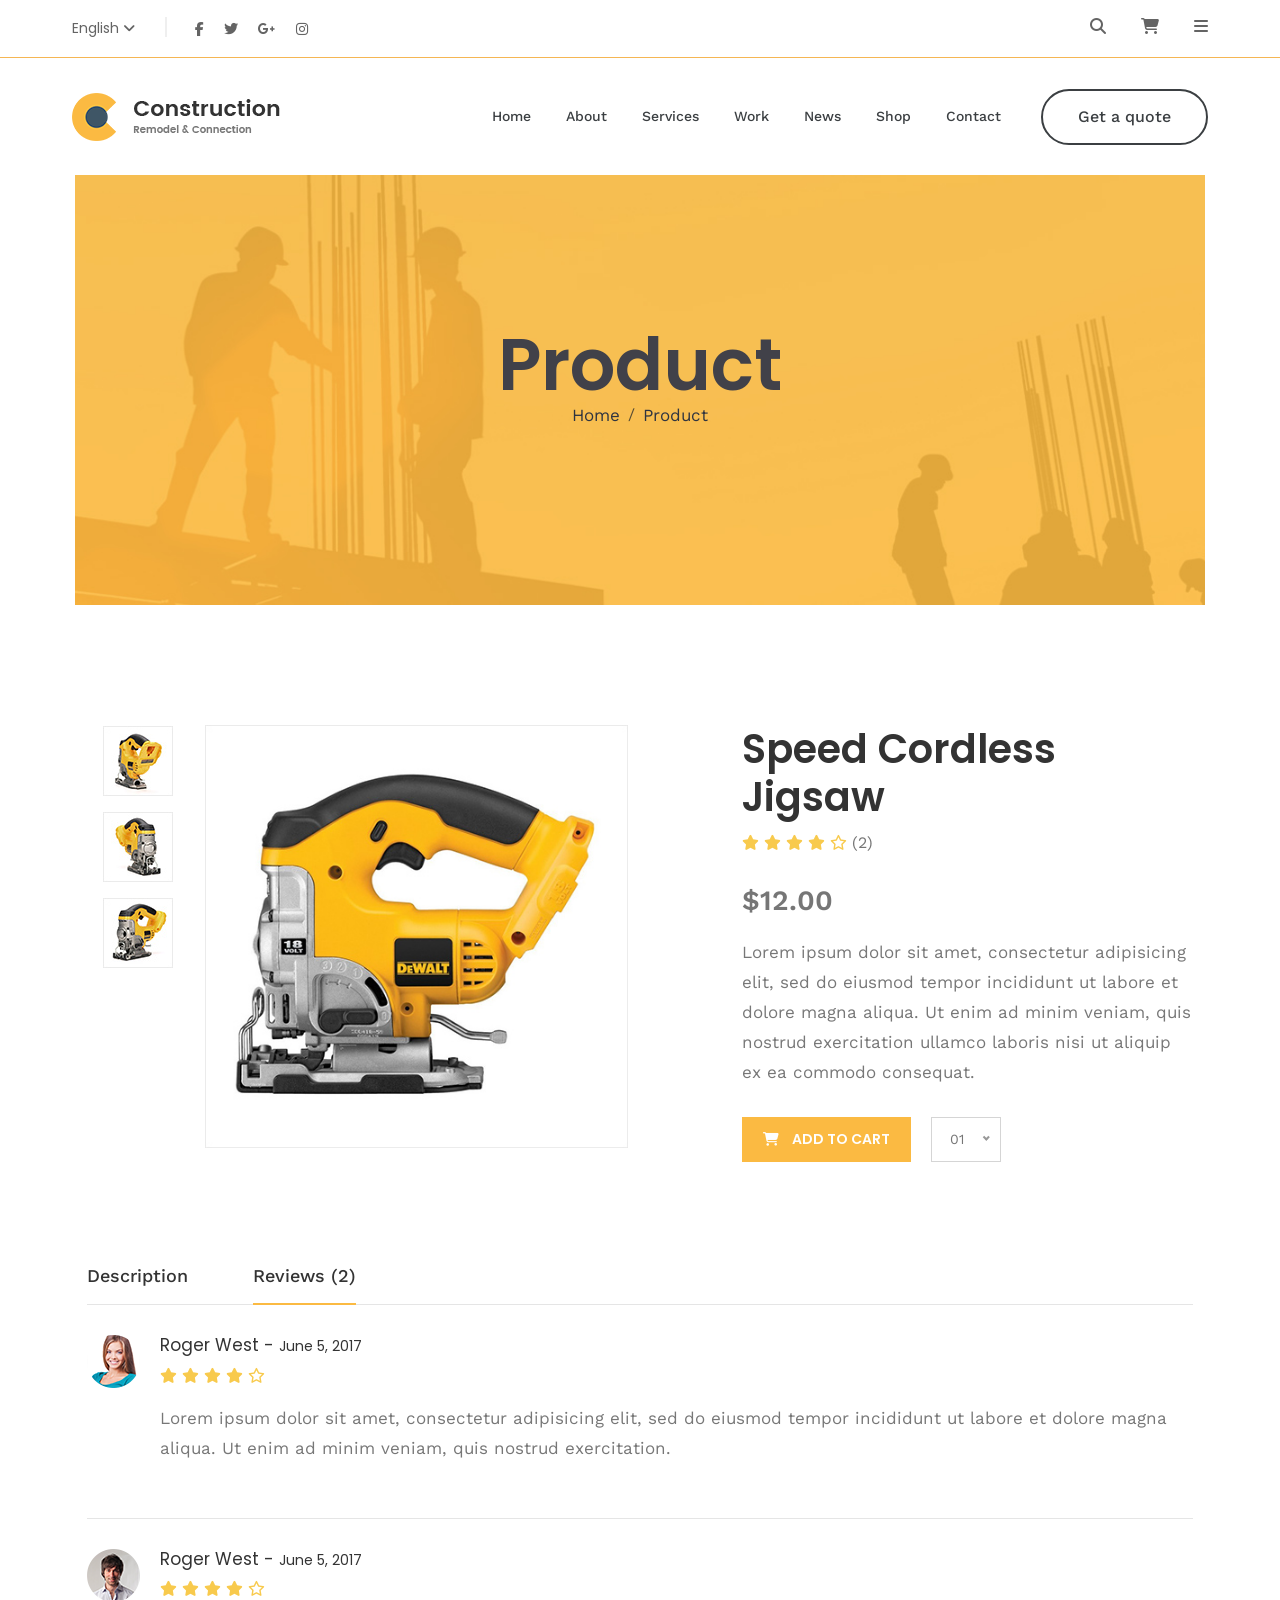
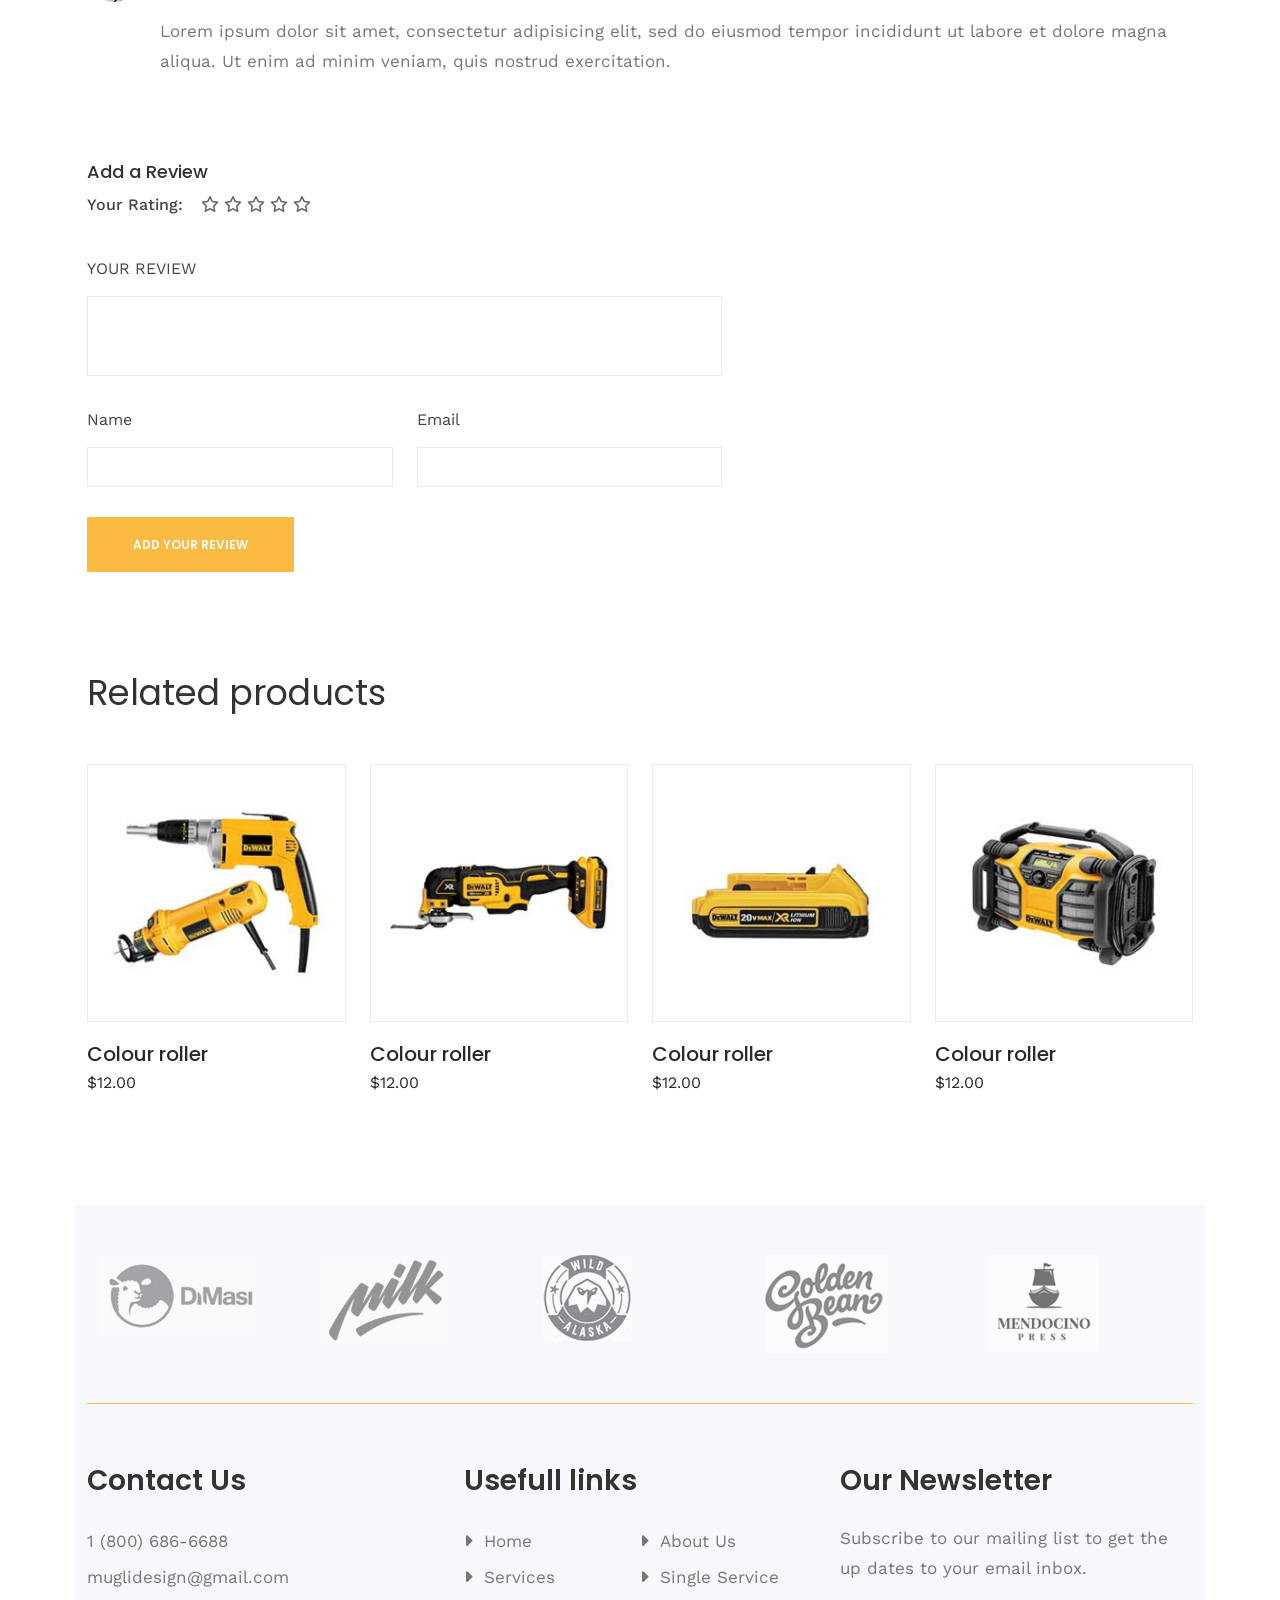
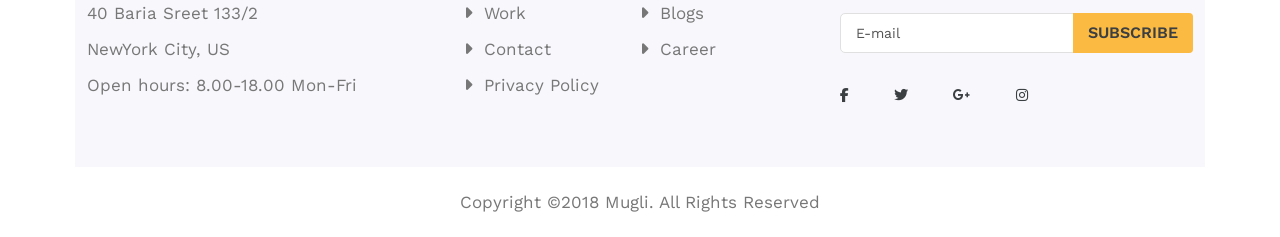
<file: product-details.html>
<!DOCTYPE html>
<html lang="en">
  <head>
    <meta charset="UTF-8" />
    <meta name="viewport" content="width=device-width, initial-scale=1.0" />
    <title>Product</title>
    <link rel="shortcut icon" href="favicon.ico" type="image/x-icon" />
    <link rel="stylesheet" href="css/bootstrap.min.css" />
    <link rel="stylesheet" href="https://cdnjs.cloudflare.com/ajax/libs/font-awesome/6.7.2/css/all.min.css" />
    <link rel="stylesheet" href="css/slick.css" />
    <link rel="stylesheet" href="css/meanmenu.css" />
    <link rel="stylesheet" href="css/magnific-popup.css" />
    <link rel="stylesheet" href="css/nice-select.css" />
    <link rel="stylesheet" href="css/default.css" />
    <link rel="stylesheet" href="css/style.css" />
    <link rel="stylesheet" href="css/responsive.css" />
  </head>
  <body>
    <header>
      <!-- Top Header Section -->
      <div class="header-top-area pl-60 pr-60">
        <div class="container-fluid">
          <div class="row">
            <div class="col-xl-6 col-lg-6 col-md-6 col-6 d-flex align-items-center">
              <div class="language">
                <ul>
                  <li>
                    <a href="#">
                      English
                      <i class="fa-solid fa-angle-down"></i>
                    </a>
                    <ul>
                      <li><a href="#">Arabic</a></li>
                      <li><a href="#">Bangla</a></li>
                      <li><a href="#">Turkie</a></li>
                      <li><a href="#">German</a></li>
                      <li><a href="#">China</a></li>
                      <li><a href="#">Deutch</a></li>
                    </ul>
                  </li>
                </ul>
              </div>
              <div class="social-icon d-none d-md-block">
                <a href="#"><i class="fa-brands fa-facebook-f"></i></a>
                <a href="#"><i class="fa-brands fa-twitter"></i></a>
                <a href="#"><i class="fa-brands fa-google-plus-g"></i></a>
                <a href="#"><i class="fa-brands fa-instagram"></i></a>
              </div>
            </div>
            <div class="col-xl-6 col-lg-6 col-md-6 col-6">
              <div class="header-right f-right">
                <ul>
                  <li>
                    <a href="#"><i class="fa-solid fa-magnifying-glass"></i></a>
                    <div class="search-form">
                      <form action="#">
                        <input placeholder="Search" type="text" />
                        <button><i class="fa-solid fa-magnifying-glass"></i></button>
                      </form>
                    </div>
                  </li>
                  <li>
                    <a href="#"><i class="fa-solid fa-cart-shopping"></i></a>
                  </li>
                  <li>
                    <a class="info-bar" href="#"><i class="fa-solid fa-bars"></i></a>
                  </li>
                </ul>
              </div>
            </div>
          </div>
        </div>
      </div>
      <div class="extra-info">
        <div class="close-icon">
          <button><i class="fa-solid fa-xmark"></i></button>
        </div>
        <p>Lorem ipsum dolor sit amet, consectetur adipisicing elit, sed do eiusmod tempor incididunt ut labore et dolore magna aliqua. Ut enim ad minim veniam, quis nostrudexe rc itation ullamco laboris nisi ut aliquip ex ea com modo consequat. Duis aute irure.</p>
        <div class="instagram">
          <a href="#"><img src="img/insta/insta1.jpg" alt="" /></a>
          <a href="#"><img src="img/insta/insta2.jpg" alt="" /></a>
          <a href="#"><img src="img/insta/insta3.jpg" alt="" /></a>
          <a href="#"><img src="img/insta/insta4.jpg" alt="" /></a>
          <a href="#"><img src="img/insta/insta1.jpg" alt="" /></a>
          <a href="#"><img src="img/insta/insta2.jpg" alt="" /></a>
        </div>
        <div class="social-link-right mt-30">
          <a href="#"><i class="fa-brands fa-facebook-f"></i></a>
          <a href="#"><i class="fa-brands fa-twitter"></i></a>
          <a href="#"><i class="fa-brands fa-google-plus-g"></i></a>
          <a href="#"><i class="fa-brands fa-instagram"></i></a>
        </div>
      </div>

      <!-- Bottom Header Section -->
      <div class="header-bottom-area pl-60 pr-60">
        <div class="container-fluid">
          <div class="row align-items-center">
            <div class="col-xl-3 col-lg-3">
              <div class="logo">
                <a href="index.html"><img src="img/logo/logo.png" alt="" /></a>
              </div>
            </div>
            <div class="col-xl-9 col-lg-9">
              <div class="header-button f-right d-none d-lg-block">
                <a href="#">Get a quote</a>
              </div>
              <div class="main-menu f-right">
                <nav id="mobile-menu">
                  <ul>
                    <li>
                      <a href="index.html">Home</a>
                      <ul class="submenu">
                        <li>
                          <a href="index-2.html">Home v2</a>
                        </li>
                        <li><a href="index-3.html">Home v3</a></li>
                      </ul>
                    </li>
                    <li><a href="about.html">About</a></li>
                    <li><a href="services.html">Services</a></li>
                    <li>
                      <a href="work.html">Work</a>
                      <ul class="submenu">
                        <li>
                          <a href="work-details.html">Work Details</a>
                        </li>
                      </ul>
                    </li>
                    <li>
                      <a href="news.html">News</a>
                      <ul class="submenu">
                        <li>
                          <a href="news-details.html">News Details</a>
                        </li>
                        <li><a href="news-sidebar.html">News Sidebar</a></li>
                      </ul>
                    </li>
                    <li>
                      <a href="shop.html">Shop</a>
                      <ul class="submenu">
                        <li>
                          <a href="shop.html">Product Page</a>
                        </li>
                        <li><a href="product-details.html">Product Details</a></li>
                        <li><a href="cart.html">Cart Page</a></li>
                      </ul>
                    </li>
                    <li><a href="contact.html">Contact</a></li>
                  </ul>
                </nav>
              </div>
              <div class="mobile-menu"></div>
            </div>
          </div>
        </div>
      </div>
    </header>

    <!-- Slider Start -->
    <div class="wrapper-box pl-75 pr-75">
      <div class="page-title-area pt-160 pb-160" style="background-image: url(img/aboutusbg.jpg); background-repeat: no-repeat; background-position: center center; background-size: cover">
        <div class="container-fluid">
          <div class="row">
            <div class="col-xl-12">
              <div class="page-title text-center">
                <h1>Product</h1>
                <nav aria-label="breadcrumb ">
                  <ol class="breadcrumb justify-content-center">
                    <li class="breadcrumb-item"><a href="index.html">Home</a></li>
                    <li class="breadcrumb-item active" aria-current="page"><a href="news.html">Product</a></li>
                  </ol>
                </nav>
              </div>
            </div>
          </div>
        </div>
      </div>
      <!-- Product Details -->
      <div class="product-details-area pt-120 pb-60">
        <div class="container">
          <div class="row">
            <div class="col-xl-6 col-lg-6">
              <div class="product-zoom-img">
                <div class="d-flex align-items-start">
                  <div class="nav flex-column nav-pills me-3" id="v-pills-tab" role="tablist" aria-orientation="vertical">
                    <button class="nav-link" id="v-pills-home-tab" data-bs-toggle="pill" data-bs-target="#v-pills-home" type="button" role="tab" aria-controls="v-pills-home" aria-selected="true">
                      <img src="img/product/productdetails/top.jpg" alt="" />
                    </button>
                    <button class="nav-link" id="v-pills-profile-tab" data-bs-toggle="pill" data-bs-target="#v-pills-profile" type="button" role="tab" aria-controls="v-pills-profile" aria-selected="false">
                      <img src="img/product/productdetails/middle.jpg" alt="" />
                    </button>
                    <button class="nav-link" id="v-pills-messages-tab" data-bs-toggle="pill" data-bs-target="#v-pills-messages" type="button" role="tab" aria-controls="v-pills-messages" aria-selected="false">
                      <img src="img/product/productdetails/end.jpg" alt="" />
                    </button>
                  </div>
                  <div class="tab-content" id="v-pills-tabContent">
                    <div class="tab-pane fade show active" id="v-pills-home" role="tabpanel" aria-labelledby="v-pills-home-tab" tabindex="0">
                      <img src="img/product/productdetails/sppedcordless.jpg" alt="" />
                    </div>
                    <div class="tab-pane fade" id="v-pills-profile" role="tabpanel" aria-labelledby="v-pills-profile-tab" tabindex="0">
                      <img src="img/product/productdetails/sppedcordless.jpg" alt="" />
                    </div>
                    <div class="tab-pane fade" id="v-pills-messages" role="tabpanel" aria-labelledby="v-pills-messages" tabindex="0">
                      <img src="img/product/productdetails/sppedcordless.jpg" alt="" />
                    </div>
                  </div>
                </div>
              </div>
            </div>
            <div class="col-xl-6 col-lg-6">
              <div class="product-description pl-20">
                <h2>Speed Cordless Jigsaw</h2>
                <div class="rating mb-25">
                  <a href=""><i class="fa-solid fa-star"></i></a>
                  <a href=""><i class="fa-solid fa-star"></i></a>
                  <a href=""><i class="fa-solid fa-star"></i></a>
                  <a href=""><i class="fa-solid fa-star"></i></a>
                  <a href=""><i class="fa-regular fa-star"></i></a>
                  <span>(2)</span>
                </div>
                <span class="amount">$12.00</span>
                <p>Lorem ipsum dolor sit amet, consectetur adipisicing elit, sed do eiusmod tempor incididunt ut labore et dolore magna aliqua. Ut enim ad minim veniam, quis nostrud exercitation ullamco laboris nisi ut aliquip ex ea commodo consequat.</p>
                <div class="pro-details-action mt-30">
                  <a href="#" class="btn brand-btn">
                    <i class="fa-solid fa-cart-shopping"></i>
                    ADD TO CART
                  </a>
                  <select name="select" id="">
                    <option value="1">01</option>
                    <option value="1">02</option>
                    <option value="1">03</option>
                    <option value="1">04</option>
                    <option value="1">05</option>
                    <option value="1">06</option>
                    <option value="1">07</option>
                  </select>
                </div>
              </div>
            </div>
          </div>
          <div class="row">
            <div class="col-xl-12">
              <div class="product-review pt-100">
                <ul class="nav review-tab" id="myTab" role="tablist">
                  <li class="nav-item" role="presentation">
                    <button class="nav-link" id="home-tab" data-bs-toggle="tab" data-bs-target="#home-tab-pane" type="button" role="tab" aria-controls="home-tab-pane" aria-selected="true">Description</button>
                  </li>
                  <li class="nav-item" role="presentation">
                    <button class="nav-link active" id="profile-tab" data-bs-toggle="tab" data-bs-target="#profile-tab-pane" type="button" role="tab" aria-controls="profile-tab-pane" aria-selected="false">Reviews (2)</button>
                  </li>
                </ul>
                <div class="tab-content" id="myTabContent">
                  <div class="tab-pane fade" id="home-tab-pane" role="tabpanel" aria-labelledby="home-tab" tabindex="0">
                    <div class="review-text mt-30">
                      <p>Lorem ipsum dolor sit amet, consectetur adipisicing elit, sed do eiusmod tempor incididunt ut labore et dolore magna aliqua. Ut enim ad minim veniam, quis nostrud exercitation ullamco laboris nisi ut aliquip ex ea commodo consequat.</p>
                      <p>Lorem ipsum dolor sit amet, consectetur adipisicing elit, sed do eiusmod tempor incididunt ut labore et dolore magna aliqua. Ut enim ad minim veniam, quis nostrud exercitation ullamco laboris nisi ut aliquip ex ea commodo consequat.</p>
                      <p>Lorem ipsum dolor sit amet, consectetur adipisicing elit, sed do eiusmod tempor incididunt ut labore et dolore magna aliqua. Ut enim ad minim veniam, quis nostrud exercitation ullamco laboris nisi ut aliquip ex ea commodo consequat.</p>
                      <p>Lorem ipsum dolor sit amet, consectetur adipisicing elit, sed do eiusmod tempor incididunt ut labore et dolore magna aliqua. Ut enim ad minim veniam, quis nostrud exercitation ullamco laboris nisi ut aliquip ex ea commodo consequat.</p>
                    </div>
                  </div>
                  <div class="tab-pane fade show active" id="profile-tab-pane" role="tabpanel" aria-labelledby="profile-tab" tabindex="0">
                    <div class="review-text">
                      <div class="product-comments">
                        <div class="product-comments-list d-md-flex mt-30">
                          <div class="product-comments-img">
                            <img src="img/reviewer/rogerwest.png" alt="" />
                          </div>
                          <div class="product-comments-text">
                            <h4>
                              Roger West -
                              <span>June 5, 2017</span>
                            </h4>
                            <div class="rating mb-15">
                              <a href=""><i class="fa-solid fa-star"></i></a>
                              <a href=""><i class="fa-solid fa-star"></i></a>
                              <a href=""><i class="fa-solid fa-star"></i></a>
                              <a href=""><i class="fa-solid fa-star"></i></a>
                              <a href=""><i class="fa-regular fa-star"></i></a>
                            </div>
                            <p>Lorem ipsum dolor sit amet, consectetur adipisicing elit, sed do eiusmod tempor incididunt ut labore et dolore magna aliqua. Ut enim ad minim veniam, quis nostrud exercitation.</p>
                          </div>
                        </div>
                        <div class="product-comments-list d-md-flex mt-30">
                          <div class="product-comments-img">
                            <img src="img/reviewer/rogerwestman.png" alt="" />
                          </div>
                          <div class="product-comments-text">
                            <h4>
                              Roger West -
                              <span>June 5, 2017</span>
                            </h4>
                            <div class="rating mb-15">
                              <a href=""><i class="fa-solid fa-star"></i></a>
                              <a href=""><i class="fa-solid fa-star"></i></a>
                              <a href=""><i class="fa-solid fa-star"></i></a>
                              <a href=""><i class="fa-solid fa-star"></i></a>
                              <a href=""><i class="fa-regular fa-star"></i></a>
                            </div>
                            <p>Lorem ipsum dolor sit amet, consectetur adipisicing elit, sed do eiusmod tempor incididunt ut labore et dolore magna aliqua. Ut enim ad minim veniam, quis nostrud exercitation.</p>
                          </div>
                        </div>
                      </div>
                    </div>
                  </div>
                </div>
              </div>
            </div>
          </div>
          <div class="row mt-30">
            <div class="col-xl-7">
              <div class="review-box">
                <h4>Add a Review</h4>
                <div class="your-rating mb-40">
                  <span>Your Rating:</span>
                  <div class="rating-list">
                    <a href=""><i class="fa-regular fa-star"></i></a>
                    <a href=""><i class="fa-regular fa-star"></i></a>
                    <a href=""><i class="fa-regular fa-star"></i></a>
                    <a href=""><i class="fa-regular fa-star"></i></a>
                    <a href=""><i class="fa-regular fa-star"></i></a>
                  </div>
                </div>
                <form action="#" class="review-form">
                  <div class="row">
                    <div class="col-xl-12">
                      <label for="review">YOUR REVIEW</label>
                      <textarea name="review" id="review"></textarea>
                    </div>
                    <div class="col-xl-6">
                      <label for="r-name">Name</label>
                      <input type="text" id="r-name" />
                    </div>
                    <div class="col-xl-6">
                      <label for="r-mail">Email</label>
                      <input type="email" id="r-mail" />
                    </div>
                    <div class="col-xl-12">
                      <a href="#" class="btn brand-btn">Add your Review</a>
                    </div>
                  </div>
                </form>
              </div>
            </div>
          </div>
          <div class="row">
            <div class="col-xl-12">
              <div class="section-titile mb-50 mt-100">
                <h2>Related products</h2>
              </div>
            </div>
          </div>
          <div class="row">
            <div class="col-xl-3 col-lg-3 col-sm-6">
              <div class="product-wrapper mb-50">
                <div class="product-img">
                  <a href="#"><img src="img/product/item.jpg" alt="" /></a>
                  <div class="product-action">
                    <a href="#"><i class="fa-solid fa-cart-shopping"></i></a>
                  </div>
                </div>
                <div class="product-content">
                  <h4><a href="#">Colour roller</a></h4>
                  <span>$12.00</span>
                </div>
              </div>
            </div>
            <div class="col-xl-3 col-lg-3 col-sm-6">
              <div class="product-wrapper mb-50">
                <div class="product-img">
                  <a href="#"><img src="img/product/item1.jpg" alt="" /></a>
                  <div class="product-action">
                    <a href="#"><i class="fa-solid fa-cart-shopping"></i></a>
                  </div>
                </div>
                <div class="product-content">
                  <h4><a href="#">Colour roller</a></h4>
                  <span>$12.00</span>
                </div>
              </div>
            </div>
            <div class="col-xl-3 col-lg-3 col-sm-6">
              <div class="product-wrapper mb-50">
                <div class="product-img">
                  <a href="#"><img src="img/product/item3.jpg" alt="" /></a>
                  <div class="product-action">
                    <a href="#"><i class="fa-solid fa-cart-shopping"></i></a>
                  </div>
                </div>
                <div class="product-content">
                  <h4><a href="#">Colour roller</a></h4>
                  <span>$12.00</span>
                </div>
              </div>
            </div>
            <div class="col-xl-3 col-lg-3 col-sm-6">
              <div class="product-wrapper mb-50">
                <div class="product-img">
                  <a href="#"><img src="img/product/item4.jpg" alt="" /></a>
                  <div class="product-action">
                    <a href="#"><i class="fa-solid fa-cart-shopping"></i></a>
                  </div>
                </div>
                <div class="product-content">
                  <h4><a href="#">Colour roller</a></h4>
                  <span>$12.00</span>
                </div>
              </div>
            </div>
          </div>
        </div>
      </div>
      <!-- Footer Section -->
      <footer>
        <div class="brand-area gray-bg">
          <div class="container">
            <div class="brand-active brand-border pt-50 pb-50">
              <div class="single-brand">
                <a href="#"><img src="img/brandlogo/dmasi.png" alt="" /></a>
              </div>
              <div class="single-brand">
                <a href="#"><img src="img/brandlogo/milk.png" alt="" /></a>
              </div>
              <div class="single-brand">
                <a href="#"><img src="img/brandlogo/wild.png" alt="" /></a>
              </div>
              <div class="single-brand">
                <a href="#"><img src="img/brandlogo/golden.png" alt="" /></a>
              </div>
              <div class="single-brand">
                <a href="#"><img src="img/brandlogo/mendocino.png" alt="" /></a>
              </div>
              <div class="single-brand">
                <a href="#"><img src="img/brandlogo/dmasi.png" alt="" /></a>
              </div>
            </div>
          </div>
        </div>
        <div class="widget-area gray-bg pt-60 pb-30">
          <div class="container">
            <div class="row">
              <div class="col-xl-4 col-lg-3 col-md-4 mb-30">
                <div class="footer-widget">
                  <h3>Contact Us</h3>
                  <div class="footer-info">
                    <ul>
                      <li>1 (800) 686-6688</li>
                      <li>muglidesign@gmail.com</li>
                      <li>40 Baria Sreet 133/2</li>
                      <li>NewYork City, US</li>
                      <li>Open hours: 8.00-18.00 Mon-Fri</li>
                    </ul>
                  </div>
                </div>
              </div>
              <div class="col-xl-4 col-lg-5 col-md-3 mb-30">
                <div class="footer-widget">
                  <h3>Usefull links</h3>
                  <div class="footer-link">
                    <ul>
                      <li><a href="index.html">Home</a></li>
                      <li><a href="#">About Us</a></li>
                      <li><a href="#">Services</a></li>
                      <li><a href="#">Single Service</a></li>
                      <li><a href="#">Work</a></li>
                      <li><a href="#">Blogs</a></li>
                      <li><a href="#">Contact</a></li>
                      <li><a href="#">Career</a></li>
                      <li><a href="#">Privacy Policy</a></li>
                    </ul>
                  </div>
                </div>
              </div>
              <div class="col-xl-4 col-lg-4 col-md-5 mb-30">
                <div class="footer-widget">
                  <h3>Our Newsletter</h3>
                  <p class="pb-15">Subscribe to our mailing list to get the up dates to your email inbox.</p>
                  <form action="#">
                    <input type="email" placeholder="E-mail" />
                    <button class="brand-btn">Subscribe</button>
                  </form>
                  <div class="footer-icon mt-30">
                    <a href="#"><i class="fa-brands fa-facebook-f"></i></a>
                    <a href="#"><i class="fa-brands fa-twitter"></i></a>
                    <a href="#"><i class="fa-brands fa-google-plus-g"></i></a>
                    <a href="#"><i class="fa-brands fa-instagram"></i></a>
                  </div>
                </div>
              </div>
            </div>
          </div>
        </div>
        <div class="copyright-area">
          <div class="container">
            <div class="copyright-text text-center pt-20 pb-20">
              <p>Copyright ©2018 Mugli. All Rights Reserved</p>
            </div>
          </div>
        </div>
      </footer>
    </div>

    <!-- Js Link -->
    <script src="js/vendor/modernizr-3.5.0.min.js"></script>
    <script src="js/vendor/jquery-3.7.1.min.js"></script>
    <script src="js/bootstrap.bundle.min.js"></script>
    <script src="js/fontawesome.min.js"></script>
    <script src="js/slick.min.js"></script>
    <script src="js/jquery.nice-select.min.js"></script>
    <script src="js/isotope.pkgd.min.js"></script>
    <script src="js/jquery.magnific-popup.min.js"></script>
    <script src="js/jquery.meanmenu.min.js"></script>
    <!-- <script src="http://cdnjs.cloudflare.com/ajax/libs/waypoints/2.0.3/waypoints.min.js"></script>
    <script src="js/jquery.counterup.min.js"></script> -->
    <script src="js/main.js"></script>
  </body>
</html>
</file>
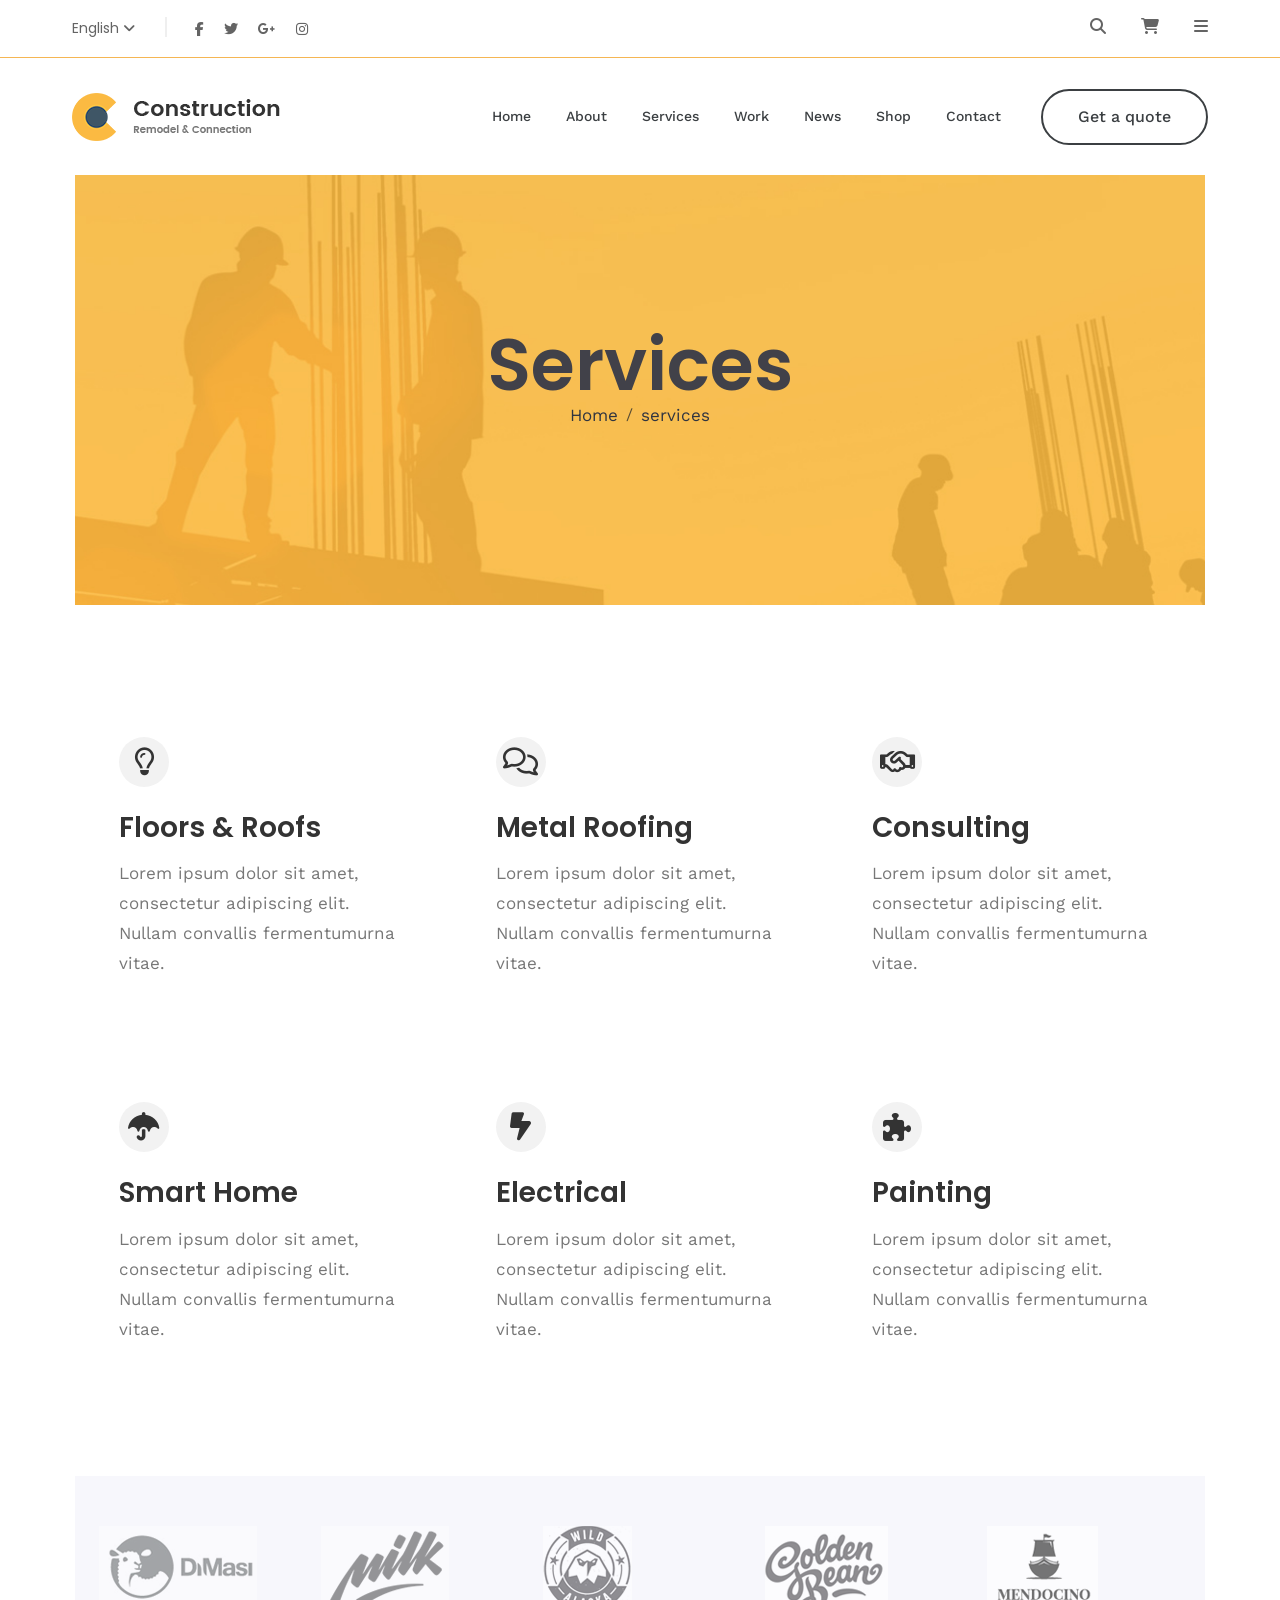
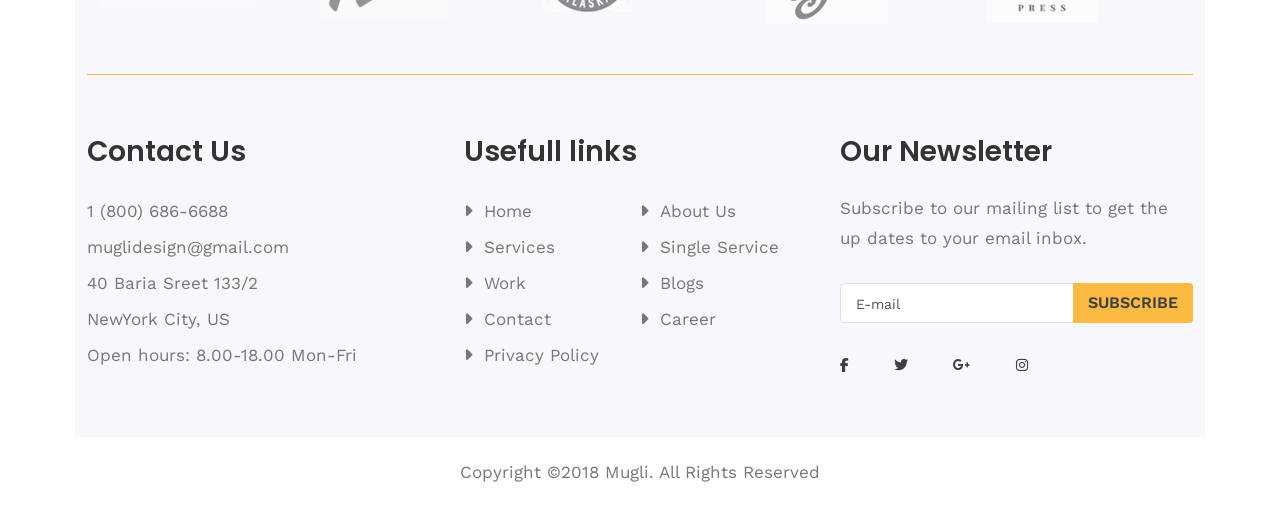
<file: services.html>
<!DOCTYPE html>
<html lang="en">
  <head>
    <meta charset="UTF-8" />
    <meta name="viewport" content="width=device-width, initial-scale=1.0" />
    <title>Services</title>
    <link rel="shortcut icon" href="favicon.ico" type="image/x-icon" />
    <link rel="stylesheet" href="css/bootstrap.min.css" />
    <link rel="stylesheet" href="https://cdnjs.cloudflare.com/ajax/libs/font-awesome/6.7.2/css/all.min.css" />
    <link rel="stylesheet" href="css/slick.css" />
    <link rel="stylesheet" href="css/meanmenu.css" />
    <link rel="stylesheet" href="css/magnific-popup.css" />
    <link rel="stylesheet" href="css/default.css" />
    <link rel="stylesheet" href="css/style.css" />
    <link rel="stylesheet" href="css/responsive.css" />
  </head>
  <body>
    <header>
      <!-- Top Header Section -->
      <div class="header-top-area pl-60 pr-60">
        <div class="container-fluid">
          <div class="row">
            <div class="col-xl-6 col-lg-6 col-md-6 col-6 d-flex align-items-center">
              <div class="language">
                <ul>
                  <li>
                    <a href="#">
                      English
                      <i class="fa-solid fa-angle-down"></i>
                    </a>
                    <ul>
                      <li><a href="#">Arabic</a></li>
                      <li><a href="#">Bangla</a></li>
                      <li><a href="#">Turkie</a></li>
                      <li><a href="#">German</a></li>
                      <li><a href="#">China</a></li>
                      <li><a href="#">Deutch</a></li>
                    </ul>
                  </li>
                </ul>
              </div>
              <div class="social-icon d-none d-md-block">
                <a href="#"><i class="fa-brands fa-facebook-f"></i></a>
                <a href="#"><i class="fa-brands fa-twitter"></i></a>
                <a href="#"><i class="fa-brands fa-google-plus-g"></i></a>
                <a href="#"><i class="fa-brands fa-instagram"></i></a>
              </div>
            </div>
            <div class="col-xl-6 col-lg-6 col-md-6 col-6">
              <div class="header-right f-right">
                <ul>
                  <li>
                    <a href="#"><i class="fa-solid fa-magnifying-glass"></i></a>
                    <div class="search-form">
                      <form action="#">
                        <input placeholder="Search" type="text" />
                        <button><i class="fa-solid fa-magnifying-glass"></i></button>
                      </form>
                    </div>
                  </li>
                  <li>
                    <a href="#"><i class="fa-solid fa-cart-shopping"></i></a>
                  </li>
                  <li>
                    <a class="info-bar" href="#"><i class="fa-solid fa-bars"></i></a>
                  </li>
                </ul>
              </div>
            </div>
          </div>
        </div>
      </div>
      <div class="extra-info">
        <div class="close-icon">
          <button><i class="fa-solid fa-xmark"></i></button>
        </div>
        <p>Lorem ipsum dolor sit amet, consectetur adipisicing elit, sed do eiusmod tempor incididunt ut labore et dolore magna aliqua. Ut enim ad minim veniam, quis nostrudexe rc itation ullamco laboris nisi ut aliquip ex ea com modo consequat. Duis aute irure.</p>
        <div class="instagram">
          <a href="#"><img src="img/insta/insta1.jpg" alt="" /></a>
          <a href="#"><img src="img/insta/insta2.jpg" alt="" /></a>
          <a href="#"><img src="img/insta/insta3.jpg" alt="" /></a>
          <a href="#"><img src="img/insta/insta4.jpg" alt="" /></a>
          <a href="#"><img src="img/insta/insta1.jpg" alt="" /></a>
          <a href="#"><img src="img/insta/insta2.jpg" alt="" /></a>
        </div>
        <div class="social-link-right mt-30">
          <a href="#"><i class="fa-brands fa-facebook-f"></i></a>
          <a href="#"><i class="fa-brands fa-twitter"></i></a>
          <a href="#"><i class="fa-brands fa-google-plus-g"></i></a>
          <a href="#"><i class="fa-brands fa-instagram"></i></a>
        </div>
      </div>

      <!-- Bottom Header Section -->
      <div class="header-bottom-area pl-60 pr-60">
        <div class="container-fluid">
          <div class="row align-items-center">
            <div class="col-xl-3 col-lg-3">
              <div class="logo">
                <a href="index.html"><img src="img/logo/logo.png" alt="" /></a>
              </div>
            </div>
            <div class="col-xl-9 col-lg-9">
              <div class="header-button f-right d-none d-lg-block">
                <a href="#">Get a quote</a>
              </div>
              <div class="main-menu f-right">
                <nav id="mobile-menu">
                  <ul>
                    <li>
                      <a href="index.html">Home</a>
                      <ul class="submenu">
                        <li>
                          <a href="index-2.html">Home v2</a>
                        </li>
                        <li><a href="index-3.html">Home v3</a></li>
                      </ul>
                    </li>
                    <li><a href="about.html">About</a></li>
                    <li><a href="services.html">Services</a></li>
                    <li>
                      <a href="work.html">Work</a>
                      <ul class="submenu">
                        <li>
                          <a href="work-details.html">Work Details</a>
                        </li>
                      </ul>
                    </li>
                    <li>
                      <a href="news.html">News</a>
                      <ul class="submenu">
                        <li>
                          <a href="news-details.html">News Details</a>
                        </li>
                        <li><a href="news-sidebar.html">News Sidebar</a></li>
                      </ul>
                    </li>
                    <li>
                      <a href="shop.html">Shop</a>
                      <ul class="submenu">
                        <li>
                          <a href="shop.html">Product Page</a>
                        </li>
                        <li><a href="product-details.html">Product Details</a></li>
                        <li><a href="cart.html">Cart Page</a></li>
                      </ul>
                    </li>
                    <li><a href="contact.html">Contact</a></li>
                  </ul>
                </nav>
              </div>
              <div class="mobile-menu"></div>
            </div>
          </div>
        </div>
      </div>
    </header>

    <!-- Slider Start -->
    <div class="wrapper-box pl-75 pr-75">
      <div class="page-title-area pt-160 pb-160" style="background-image: url(img/aboutusbg.jpg); background-repeat: no-repeat; background-position: center center; background-size: cover">
        <div class="container-fluid">
          <div class="row">
            <div class="col-xl-12">
              <div class="page-title text-center">
                <h1>Services</h1>
                <nav aria-label="breadcrumb ">
                  <ol class="breadcrumb justify-content-center">
                    <li class="breadcrumb-item"><a href="index.html">Home</a></li>
                    <li class="breadcrumb-item active" aria-current="page"><a href="#">services</a></li>
                  </ol>
                </nav>
              </div>
            </div>
          </div>
        </div>
      </div>
      <!-- Services Area -->
      <div class="services-area pt-100 pb-40">
        <div class="container">
          <div class="row">
            <div class="col-xl-4 col-lg-4 col-md-6">
              <div class="service-box mb-60">
                <i class="fa-regular fa-lightbulb"></i>
                <h3>Floors & Roofs</h3>
                <p>Lorem ipsum dolor sit amet, consectetur adipiscing elit. Nullam convallis fermentumurna vitae.</p>
              </div>
            </div>
            <div class="col-xl-4 col-lg-4 col-md-6">
              <div class="service-box mb-60">
                <i class="fa-regular fa-comments"></i>
                <h3>Metal Roofing</h3>
                <p>Lorem ipsum dolor sit amet, consectetur adipiscing elit. Nullam convallis fermentumurna vitae.</p>
              </div>
            </div>
            <div class="col-xl-4 col-lg-4 col-md-6">
              <div class="service-box mb-60">
                <i class="fa-regular fa-handshake"></i>
                <h3>Consulting</h3>
                <p>Lorem ipsum dolor sit amet, consectetur adipiscing elit. Nullam convallis fermentumurna vitae.</p>
              </div>
            </div>
            <div class="col-xl-4 col-lg-4 col-md-6">
              <div class="service-box mb-60">
                <i class="fa-solid fa-umbrella"></i>
                <h3>Smart Home</h3>
                <p>Lorem ipsum dolor sit amet, consectetur adipiscing elit. Nullam convallis fermentumurna vitae.</p>
              </div>
            </div>
            <div class="col-xl-4 col-lg-4 col-md-6">
              <div class="service-box mb-60">
                <i class="fa-solid fa-bolt-lightning"></i>
                <h3>Electrical</h3>
                <p>Lorem ipsum dolor sit amet, consectetur adipiscing elit. Nullam convallis fermentumurna vitae.</p>
              </div>
            </div>
            <div class="col-xl-4 col-lg-4 col-md-6">
              <div class="service-box mb-60">
                <i class="fa-solid fa-puzzle-piece"></i>
                <h3>Painting</h3>
                <p>Lorem ipsum dolor sit amet, consectetur adipiscing elit. Nullam convallis fermentumurna vitae.</p>
              </div>
            </div>
          </div>
        </div>
      </div>

      <!-- Footer Section -->
      <footer>
        <div class="brand-area gray-bg">
          <div class="container">
            <div class="brand-active brand-border pt-50 pb-50">
              <div class="single-brand">
                <a href="#"><img src="img/brandlogo/dmasi.png" alt="" /></a>
              </div>
              <div class="single-brand">
                <a href="#"><img src="img/brandlogo/milk.png" alt="" /></a>
              </div>
              <div class="single-brand">
                <a href="#"><img src="img/brandlogo/wild.png" alt="" /></a>
              </div>
              <div class="single-brand">
                <a href="#"><img src="img/brandlogo/golden.png" alt="" /></a>
              </div>
              <div class="single-brand">
                <a href="#"><img src="img/brandlogo/mendocino.png" alt="" /></a>
              </div>
              <div class="single-brand">
                <a href="#"><img src="img/brandlogo/dmasi.png" alt="" /></a>
              </div>
            </div>
          </div>
        </div>
        <div class="widget-area gray-bg pt-60 pb-30">
          <div class="container">
            <div class="row">
              <div class="col-xl-4 col-lg-3 col-md-4 mb-30">
                <div class="footer-widget">
                  <h3>Contact Us</h3>
                  <div class="footer-info">
                    <ul>
                      <li>1 (800) 686-6688</li>
                      <li>muglidesign@gmail.com</li>
                      <li>40 Baria Sreet 133/2</li>
                      <li>NewYork City, US</li>
                      <li>Open hours: 8.00-18.00 Mon-Fri</li>
                    </ul>
                  </div>
                </div>
              </div>
              <div class="col-xl-4 col-lg-5 col-md-3 mb-30">
                <div class="footer-widget">
                  <h3>Usefull links</h3>
                  <div class="footer-link">
                    <ul>
                      <li><a href="index.html">Home</a></li>
                      <li><a href="#">About Us</a></li>
                      <li><a href="#">Services</a></li>
                      <li><a href="#">Single Service</a></li>
                      <li><a href="#">Work</a></li>
                      <li><a href="#">Blogs</a></li>
                      <li><a href="#">Contact</a></li>
                      <li><a href="#">Career</a></li>
                      <li><a href="#">Privacy Policy</a></li>
                    </ul>
                  </div>
                </div>
              </div>
              <div class="col-xl-4 col-lg-4 col-md-5 mb-30">
                <div class="footer-widget">
                  <h3>Our Newsletter</h3>
                  <p class="pb-15">Subscribe to our mailing list to get the up dates to your email inbox.</p>
                  <form action="#">
                    <input type="email" placeholder="E-mail" />
                    <button class="brand-btn">Subscribe</button>
                  </form>
                  <div class="footer-icon mt-30">
                    <a href="#"><i class="fa-brands fa-facebook-f"></i></a>
                    <a href="#"><i class="fa-brands fa-twitter"></i></a>
                    <a href="#"><i class="fa-brands fa-google-plus-g"></i></a>
                    <a href="#"><i class="fa-brands fa-instagram"></i></a>
                  </div>
                </div>
              </div>
            </div>
          </div>
        </div>
        <div class="copyright-area">
          <div class="container">
            <div class="copyright-text text-center pt-20 pb-20">
              <p>Copyright ©2018 Mugli. All Rights Reserved</p>
            </div>
          </div>
        </div>
      </footer>
    </div>

    <!-- Js Link -->
    <script src="js/vendor/modernizr-3.5.0.min.js"></script>
    <script src="js/vendor/jquery-3.7.1.min.js"></script>
    <script src="js/bootstrap.bundle.min.js"></script>
    <script src="js/fontawesome.min.js"></script>
    <script src="js/slick.min.js"></script>
    <script src="js/jquery.nice-select.min.js"></script>
    <script src="js/isotope.pkgd.min.js"></script>
    <script src="js/jquery.magnific-popup.min.js"></script>
    <script src="js/jquery.meanmenu.min.js"></script>
    <!-- <script src="http://cdnjs.cloudflare.com/ajax/libs/waypoints/2.0.3/waypoints.min.js"></script>
    <script src="js/jquery.counterup.min.js"></script> -->
    <script src="js/main.js"></script>
  </body>
</html>
</file>
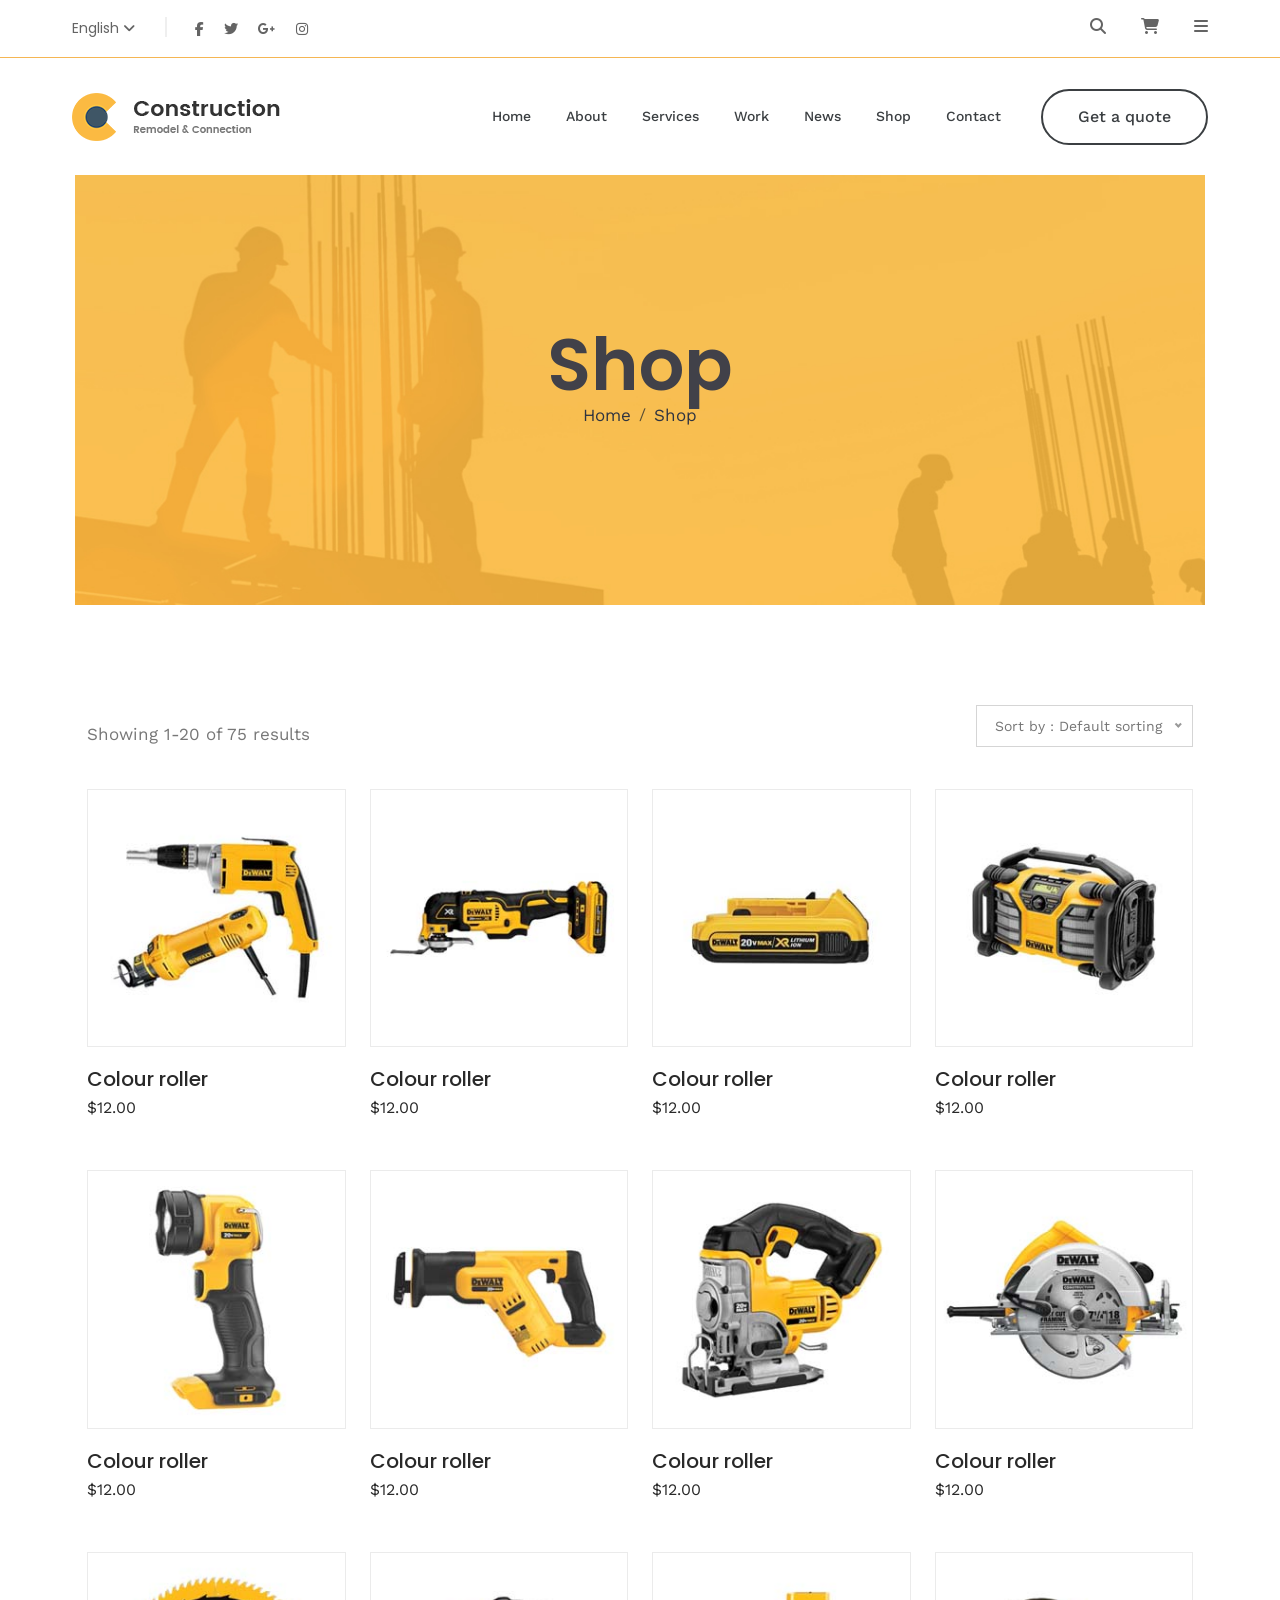
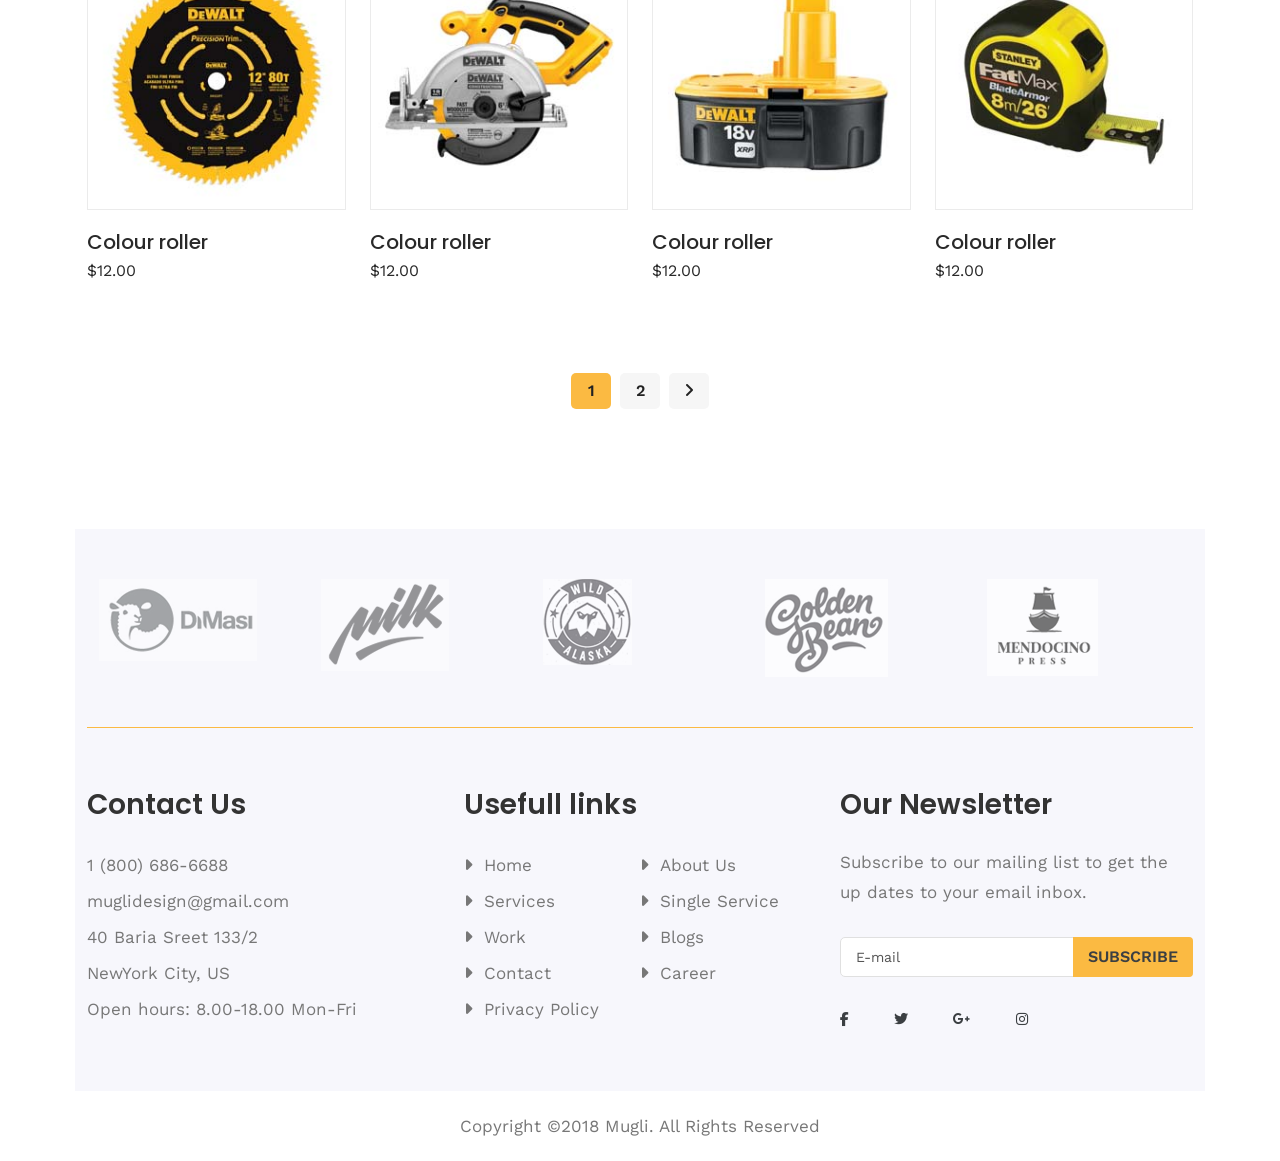
<file: shop.html>
<!DOCTYPE html>
<html lang="en">
  <head>
    <meta charset="UTF-8" />
    <meta name="viewport" content="width=device-width, initial-scale=1.0" />
    <title>Shop</title>
    <link rel="shortcut icon" href="favicon.ico" type="image/x-icon" />
    <link rel="stylesheet" href="css/bootstrap.min.css" />
    <link rel="stylesheet" href="https://cdnjs.cloudflare.com/ajax/libs/font-awesome/6.7.2/css/all.min.css" />
    <link rel="stylesheet" href="css/slick.css" />
    <link rel="stylesheet" href="css/meanmenu.css" />
    <link rel="stylesheet" href="css/magnific-popup.css" />
    <link rel="stylesheet" href="css/nice-select.css" />
    <link rel="stylesheet" href="css/default.css" />
    <link rel="stylesheet" href="css/style.css" />
    <link rel="stylesheet" href="css/responsive.css" />
  </head>
  <body>
    <header>
      <!-- Top Header Section -->
      <div class="header-top-area pl-60 pr-60">
        <div class="container-fluid">
          <div class="row">
            <div class="col-xl-6 col-lg-6 col-md-6 col-6 d-flex align-items-center">
              <div class="language">
                <ul>
                  <li>
                    <a href="#">
                      English
                      <i class="fa-solid fa-angle-down"></i>
                    </a>
                    <ul>
                      <li><a href="#">Arabic</a></li>
                      <li><a href="#">Bangla</a></li>
                      <li><a href="#">Turkie</a></li>
                      <li><a href="#">German</a></li>
                      <li><a href="#">China</a></li>
                      <li><a href="#">Deutch</a></li>
                    </ul>
                  </li>
                </ul>
              </div>
              <div class="social-icon d-none d-md-block">
                <a href="#"><i class="fa-brands fa-facebook-f"></i></a>
                <a href="#"><i class="fa-brands fa-twitter"></i></a>
                <a href="#"><i class="fa-brands fa-google-plus-g"></i></a>
                <a href="#"><i class="fa-brands fa-instagram"></i></a>
              </div>
            </div>
            <div class="col-xl-6 col-lg-6 col-md-6 col-6">
              <div class="header-right f-right">
                <ul>
                  <li>
                    <a href="#"><i class="fa-solid fa-magnifying-glass"></i></a>
                    <div class="search-form">
                      <form action="#">
                        <input placeholder="Search" type="text" />
                        <button><i class="fa-solid fa-magnifying-glass"></i></button>
                      </form>
                    </div>
                  </li>
                  <li>
                    <a href="#"><i class="fa-solid fa-cart-shopping"></i></a>
                  </li>
                  <li>
                    <a class="info-bar" href="#"><i class="fa-solid fa-bars"></i></a>
                  </li>
                </ul>
              </div>
            </div>
          </div>
        </div>
      </div>
      <div class="extra-info">
        <div class="close-icon">
          <button><i class="fa-solid fa-xmark"></i></button>
        </div>
        <p>Lorem ipsum dolor sit amet, consectetur adipisicing elit, sed do eiusmod tempor incididunt ut labore et dolore magna aliqua. Ut enim ad minim veniam, quis nostrudexe rc itation ullamco laboris nisi ut aliquip ex ea com modo consequat. Duis aute irure.</p>
        <div class="instagram">
          <a href="#"><img src="img/insta/insta1.jpg" alt="" /></a>
          <a href="#"><img src="img/insta/insta2.jpg" alt="" /></a>
          <a href="#"><img src="img/insta/insta3.jpg" alt="" /></a>
          <a href="#"><img src="img/insta/insta4.jpg" alt="" /></a>
          <a href="#"><img src="img/insta/insta1.jpg" alt="" /></a>
          <a href="#"><img src="img/insta/insta2.jpg" alt="" /></a>
        </div>
        <div class="social-link-right mt-30">
          <a href="#"><i class="fa-brands fa-facebook-f"></i></a>
          <a href="#"><i class="fa-brands fa-twitter"></i></a>
          <a href="#"><i class="fa-brands fa-google-plus-g"></i></a>
          <a href="#"><i class="fa-brands fa-instagram"></i></a>
        </div>
      </div>

      <!-- Bottom Header Section -->
      <div class="header-bottom-area pl-60 pr-60">
        <div class="container-fluid">
          <div class="row align-items-center">
            <div class="col-xl-3 col-lg-3">
              <div class="logo">
                <a href="index.html"><img src="img/logo/logo.png" alt="" /></a>
              </div>
            </div>
            <div class="col-xl-9 col-lg-9">
              <div class="header-button f-right d-none d-lg-block">
                <a href="#">Get a quote</a>
              </div>
              <div class="main-menu f-right">
                <nav id="mobile-menu">
                  <ul>
                    <li>
                      <a href="index.html">Home</a>
                      <ul class="submenu">
                        <li>
                          <a href="index-2.html">Home v2</a>
                        </li>
                        <li><a href="index-3.html">Home v3</a></li>
                      </ul>
                    </li>
                    <li><a href="about.html">About</a></li>
                    <li><a href="services.html">Services</a></li>
                    <li>
                      <a href="work.html">Work</a>
                      <ul class="submenu">
                        <li>
                          <a href="work-details.html">Work Details</a>
                        </li>
                      </ul>
                    </li>
                    <li>
                      <a href="news.html">News</a>
                      <ul class="submenu">
                        <li>
                          <a href="news-details.html">News Details</a>
                        </li>
                        <li><a href="news-sidebar.html">News Sidebar</a></li>
                      </ul>
                    </li>
                    <li>
                      <a href="shop.html">Shop</a>
                      <ul class="submenu">
                        <li>
                          <a href="shop.html">Product Page</a>
                        </li>
                        <li><a href="product-details.html">Product Details</a></li>
                        <li><a href="cart.html">Cart Page</a></li>
                      </ul>
                    </li>
                    <li><a href="contact.html">Contact</a></li>
                  </ul>
                </nav>
              </div>
              <div class="mobile-menu"></div>
            </div>
          </div>
        </div>
      </div>
    </header>

    <!-- Slider Start -->
    <div class="wrapper-box pl-75 pr-75">
      <div class="page-title-area pt-160 pb-160" style="background-image: url(img/aboutusbg.jpg); background-repeat: no-repeat; background-position: center center; background-size: cover">
        <div class="container-fluid">
          <div class="row">
            <div class="col-xl-12">
              <div class="page-title text-center">
                <h1>Shop</h1>
                <nav aria-label="breadcrumb ">
                  <ol class="breadcrumb justify-content-center">
                    <li class="breadcrumb-item"><a href="index.html">Home</a></li>
                    <li class="breadcrumb-item active" aria-current="page"><a href="news.html">Shop</a></li>
                  </ol>
                </nav>
              </div>
            </div>
          </div>
        </div>
      </div>
      <!-- Shop Area -->
      <div class="shop-area pt-100 pb-120">
        <div class="container">
          <div class="row mb-40">
            <div class="col-xl-6 col-lg-6 col-md-6 col-sm-6">
              <div class="product-showing mb-40"><p>Showing 1-20 of 75 results</p></div>
            </div>
            <div class="col-xl-6 col-lg-6 col-md-6 col-sm-6">
              <div class="product-filter text-start text-md-end">
                <select name="select" id="select">
                  <option value="">Sort by : Default sorting</option>
                  <option value="">Default sorting</option>
                  <option value="">Default sorting</option>
                  <option value="">Default sorting</option>
                  <option value="">Default sorting</option>
                  <option value="">Default sorting</option>
                  <option value="">Default sorting</option>
                  <option value="">Default sorting</option>
                  <option value="">Default sorting</option>
                  <option value="">Default sorting</option>
                  <option value="">Default sorting</option>
                </select>
              </div>
            </div>
            <div class="col-xl-3 col-lg-3 col-md-4 col-sm-6">
              <div class="product-wrapper mb-50">
                <div class="product-img">
                  <a href="#"><img src="img/product/item.jpg" alt="" /></a>
                  <div class="product-action">
                    <a href="#"><i class="fa-solid fa-cart-shopping"></i></a>
                  </div>
                </div>
                <div class="product-content">
                  <h4><a href="#">Colour roller</a></h4>
                  <span>$12.00</span>
                </div>
              </div>
            </div>
            <div class="col-xl-3 col-lg-3 col-md-4 col-sm-6">
              <div class="product-wrapper mb-50">
                <div class="product-img">
                  <a href="#"><img src="img/product/item1.jpg" alt="" /></a>
                  <div class="product-action">
                    <a href="#"><i class="fa-solid fa-cart-shopping"></i></a>
                  </div>
                </div>
                <div class="product-content">
                  <h4><a href="#">Colour roller</a></h4>
                  <span>$12.00</span>
                </div>
              </div>
            </div>
            <div class="col-xl-3 col-lg-3 col-md-4 col-sm-6">
              <div class="product-wrapper mb-50">
                <div class="product-img">
                  <a href="#"><img src="img/product/item3.jpg" alt="" /></a>
                  <div class="product-action">
                    <a href="#"><i class="fa-solid fa-cart-shopping"></i></a>
                  </div>
                </div>
                <div class="product-content">
                  <h4><a href="#">Colour roller</a></h4>
                  <span>$12.00</span>
                </div>
              </div>
            </div>
            <div class="col-xl-3 col-lg-3 col-md-4 col-sm-6">
              <div class="product-wrapper mb-50">
                <div class="product-img">
                  <a href="#"><img src="img/product/item4.jpg" alt="" /></a>
                  <div class="product-action">
                    <a href="#"><i class="fa-solid fa-cart-shopping"></i></a>
                  </div>
                </div>
                <div class="product-content">
                  <h4><a href="#">Colour roller</a></h4>
                  <span>$12.00</span>
                </div>
              </div>
            </div>
            <div class="col-xl-3 col-lg-3 col-md-4 col-sm-6">
              <div class="product-wrapper mb-50">
                <div class="product-img">
                  <a href="#"><img src="img/product/item5.jpg" alt="" /></a>
                  <div class="product-action">
                    <a href="#"><i class="fa-solid fa-cart-shopping"></i></a>
                  </div>
                </div>
                <div class="product-content">
                  <h4><a href="#">Colour roller</a></h4>
                  <span>$12.00</span>
                </div>
              </div>
            </div>
            <div class="col-xl-3 col-lg-3 col-md-4 col-sm-6">
              <div class="product-wrapper mb-50">
                <div class="product-img">
                  <a href="#"><img src="img/product/item6.jpg" alt="" /></a>
                  <div class="product-action">
                    <a href="#"><i class="fa-solid fa-cart-shopping"></i></a>
                  </div>
                </div>
                <div class="product-content">
                  <h4><a href="#">Colour roller</a></h4>
                  <span>$12.00</span>
                </div>
              </div>
            </div>
            <div class="col-xl-3 col-lg-3 col-md-4 col-sm-6">
              <div class="product-wrapper mb-50">
                <div class="product-img">
                  <a href="#"><img src="img/product/item7.jpg" alt="" /></a>
                  <div class="product-action">
                    <a href="#"><i class="fa-solid fa-cart-shopping"></i></a>
                  </div>
                </div>
                <div class="product-content">
                  <h4><a href="#">Colour roller</a></h4>
                  <span>$12.00</span>
                </div>
              </div>
            </div>
            <div class="col-xl-3 col-lg-3 col-md-4 col-sm-6">
              <div class="product-wrapper mb-50">
                <div class="product-img">
                  <a href="#"><img src="img/product/item8.jpg" alt="" /></a>
                  <div class="product-action">
                    <a href="#"><i class="fa-solid fa-cart-shopping"></i></a>
                  </div>
                </div>
                <div class="product-content">
                  <h4><a href="#">Colour roller</a></h4>
                  <span>$12.00</span>
                </div>
              </div>
            </div>
            <div class="col-xl-3 col-lg-3 col-md-4 col-sm-6">
              <div class="product-wrapper mb-50">
                <div class="product-img">
                  <a href="#"><img src="img/product/item9.jpg" alt="" /></a>
                  <div class="product-action">
                    <a href="#"><i class="fa-solid fa-cart-shopping"></i></a>
                  </div>
                </div>
                <div class="product-content">
                  <h4><a href="#">Colour roller</a></h4>
                  <span>$12.00</span>
                </div>
              </div>
            </div>
            <div class="col-xl-3 col-lg-3 col-md-4 col-sm-6">
              <div class="product-wrapper mb-50">
                <div class="product-img">
                  <a href="#"><img src="img/product/item10.jpg" alt="" /></a>
                  <div class="product-action">
                    <a href="#"><i class="fa-solid fa-cart-shopping"></i></a>
                  </div>
                </div>
                <div class="product-content">
                  <h4><a href="#">Colour roller</a></h4>
                  <span>$12.00</span>
                </div>
              </div>
            </div>
            <div class="col-xl-3 col-lg-3 col-md-4 col-sm-6">
              <div class="product-wrapper mb-50">
                <div class="product-img">
                  <a href="#"><img src="img/product/item11.jpg" alt="" /></a>
                  <div class="product-action">
                    <a href="#"><i class="fa-solid fa-cart-shopping"></i></a>
                  </div>
                </div>
                <div class="product-content">
                  <h4><a href="#">Colour roller</a></h4>
                  <span>$12.00</span>
                </div>
              </div>
            </div>
            <div class="col-xl-3 col-lg-3 col-md-4 col-sm-6">
              <div class="product-wrapper mb-50">
                <div class="product-img">
                  <a href="#"><img src="img/product/item12.jpg" alt="" /></a>
                  <div class="product-action">
                    <a href="#"><i class="fa-solid fa-cart-shopping"></i></a>
                  </div>
                </div>
                <div class="product-content">
                  <h4><a href="#">Colour roller</a></h4>
                  <span>$12.00</span>
                </div>
              </div>
            </div>
          </div>
          <div class="row">
            <div class="col-xl-12">
              <nav class="constraction-pagination" aria-label="...">
                <ul class="pagination justify-content-center">
                  <li class="page-item active"><a class="page-link" href="#">1</a></li>
                  <li class="page-item"><a class="page-link" href="#">2</a></li>

                  <li class="page-item">
                    <a class="page-link" href="#"><i class="fa-solid fa-angle-right"></i></a>
                  </li>
                </ul>
              </nav>
            </div>
          </div>
        </div>
      </div>
      <!-- Footer Section -->
      <footer>
        <div class="brand-area gray-bg">
          <div class="container">
            <div class="brand-active brand-border pt-50 pb-50">
              <div class="single-brand">
                <a href="#"><img src="img/brandlogo/dmasi.png" alt="" /></a>
              </div>
              <div class="single-brand">
                <a href="#"><img src="img/brandlogo/milk.png" alt="" /></a>
              </div>
              <div class="single-brand">
                <a href="#"><img src="img/brandlogo/wild.png" alt="" /></a>
              </div>
              <div class="single-brand">
                <a href="#"><img src="img/brandlogo/golden.png" alt="" /></a>
              </div>
              <div class="single-brand">
                <a href="#"><img src="img/brandlogo/mendocino.png" alt="" /></a>
              </div>
              <div class="single-brand">
                <a href="#"><img src="img/brandlogo/dmasi.png" alt="" /></a>
              </div>
            </div>
          </div>
        </div>
        <div class="widget-area gray-bg pt-60 pb-30">
          <div class="container">
            <div class="row">
              <div class="col-xl-4 col-lg-3 col-md-4 mb-30">
                <div class="footer-widget">
                  <h3>Contact Us</h3>
                  <div class="footer-info">
                    <ul>
                      <li>1 (800) 686-6688</li>
                      <li>muglidesign@gmail.com</li>
                      <li>40 Baria Sreet 133/2</li>
                      <li>NewYork City, US</li>
                      <li>Open hours: 8.00-18.00 Mon-Fri</li>
                    </ul>
                  </div>
                </div>
              </div>
              <div class="col-xl-4 col-lg-5 col-md-3 mb-30">
                <div class="footer-widget">
                  <h3>Usefull links</h3>
                  <div class="footer-link">
                    <ul>
                      <li><a href="index.html">Home</a></li>
                      <li><a href="#">About Us</a></li>
                      <li><a href="#">Services</a></li>
                      <li><a href="#">Single Service</a></li>
                      <li><a href="#">Work</a></li>
                      <li><a href="#">Blogs</a></li>
                      <li><a href="#">Contact</a></li>
                      <li><a href="#">Career</a></li>
                      <li><a href="#">Privacy Policy</a></li>
                    </ul>
                  </div>
                </div>
              </div>
              <div class="col-xl-4 col-lg-4 col-md-5 mb-30">
                <div class="footer-widget">
                  <h3>Our Newsletter</h3>
                  <p class="pb-15">Subscribe to our mailing list to get the up dates to your email inbox.</p>
                  <form action="#">
                    <input type="email" placeholder="E-mail" />
                    <button class="brand-btn">Subscribe</button>
                  </form>
                  <div class="footer-icon mt-30">
                    <a href="#"><i class="fa-brands fa-facebook-f"></i></a>
                    <a href="#"><i class="fa-brands fa-twitter"></i></a>
                    <a href="#"><i class="fa-brands fa-google-plus-g"></i></a>
                    <a href="#"><i class="fa-brands fa-instagram"></i></a>
                  </div>
                </div>
              </div>
            </div>
          </div>
        </div>
        <div class="copyright-area">
          <div class="container">
            <div class="copyright-text text-center pt-20 pb-20">
              <p>Copyright ©2018 Mugli. All Rights Reserved</p>
            </div>
          </div>
        </div>
      </footer>
    </div>

    <!-- Js Link -->
    <script src="js/vendor/modernizr-3.5.0.min.js"></script>
    <script src="js/vendor/jquery-3.7.1.min.js"></script>
    <script src="js/bootstrap.bundle.min.js"></script>
    <script src="js/fontawesome.min.js"></script>
    <script src="js/slick.min.js"></script>
    <script src="js/jquery.nice-select.min.js"></script>
    <script src="js/isotope.pkgd.min.js"></script>
    <script src="js/jquery.magnific-popup.min.js"></script>
    <script src="js/jquery.meanmenu.min.js"></script>
    <!-- <script src="http://cdnjs.cloudflare.com/ajax/libs/waypoints/2.0.3/waypoints.min.js"></script>
    <script src="js/jquery.counterup.min.js"></script> -->
    <script src="js/main.js"></script>
  </body>
</html>
</file>
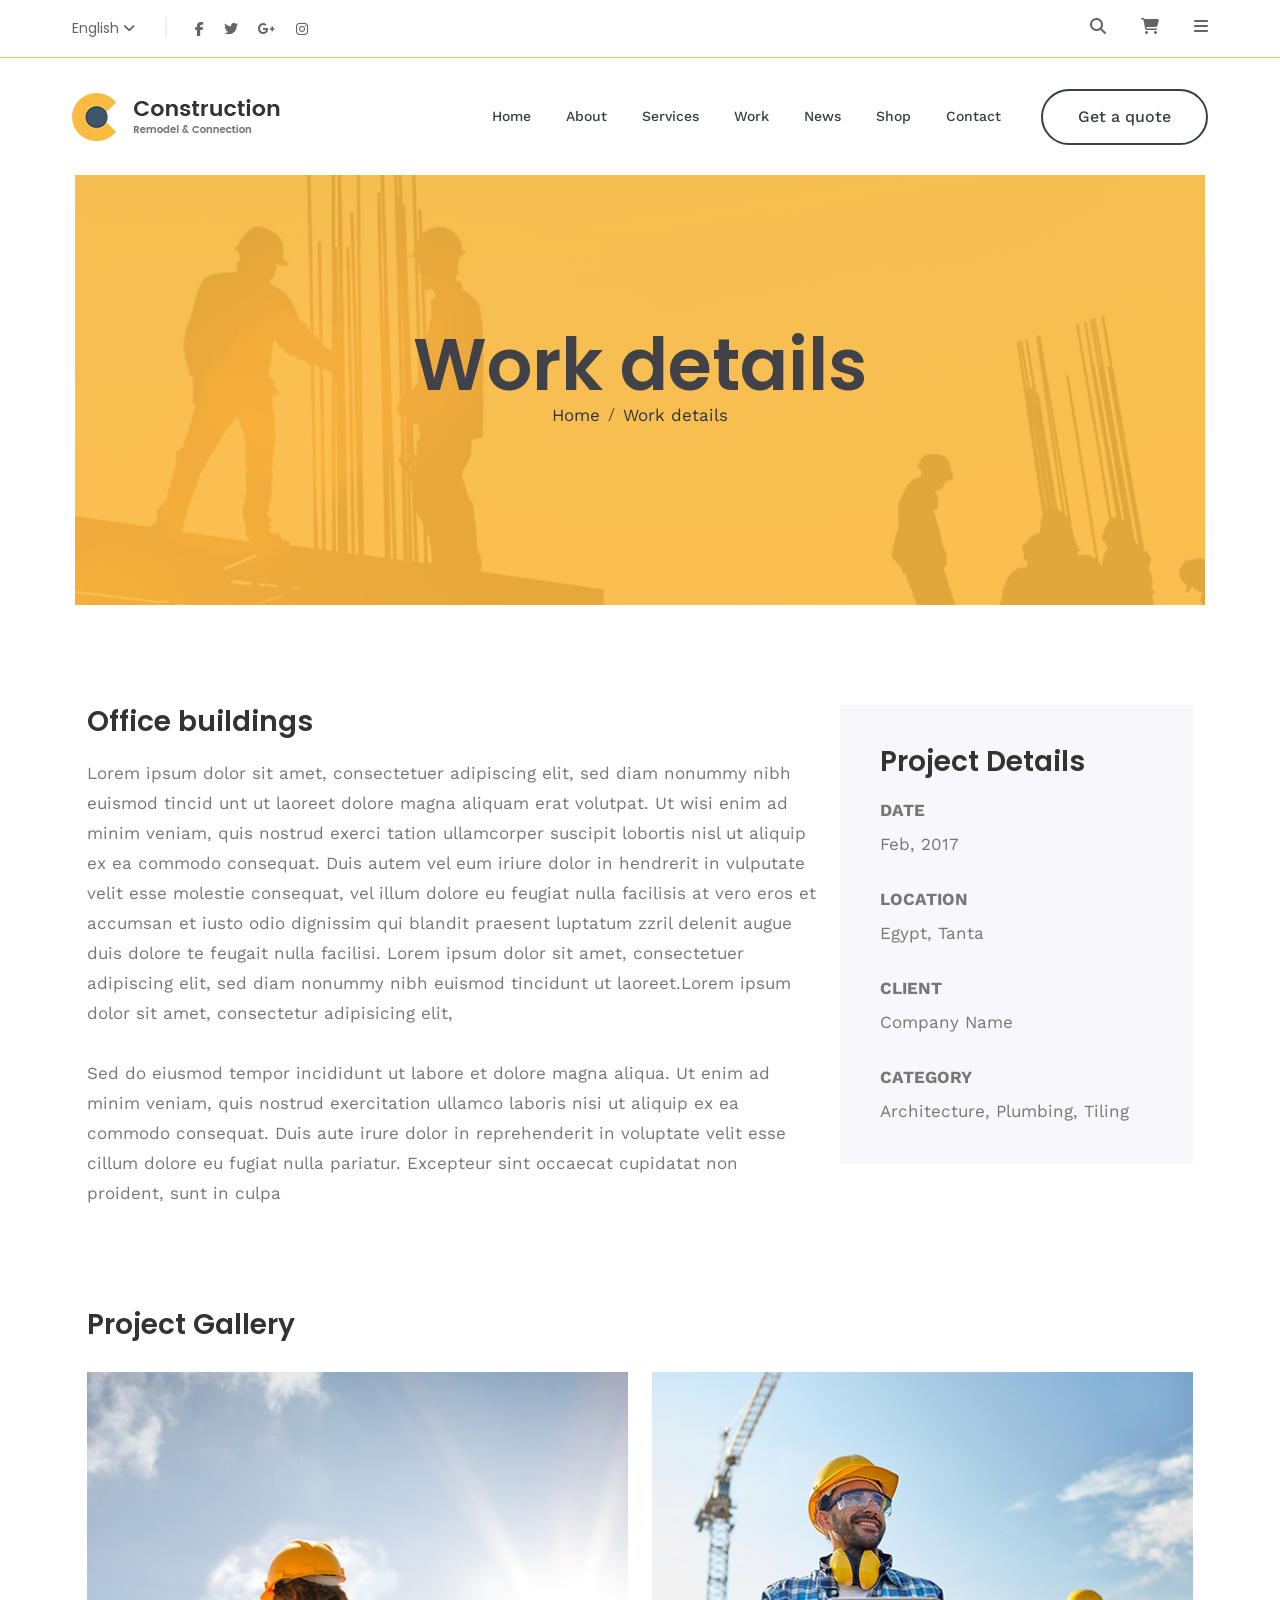
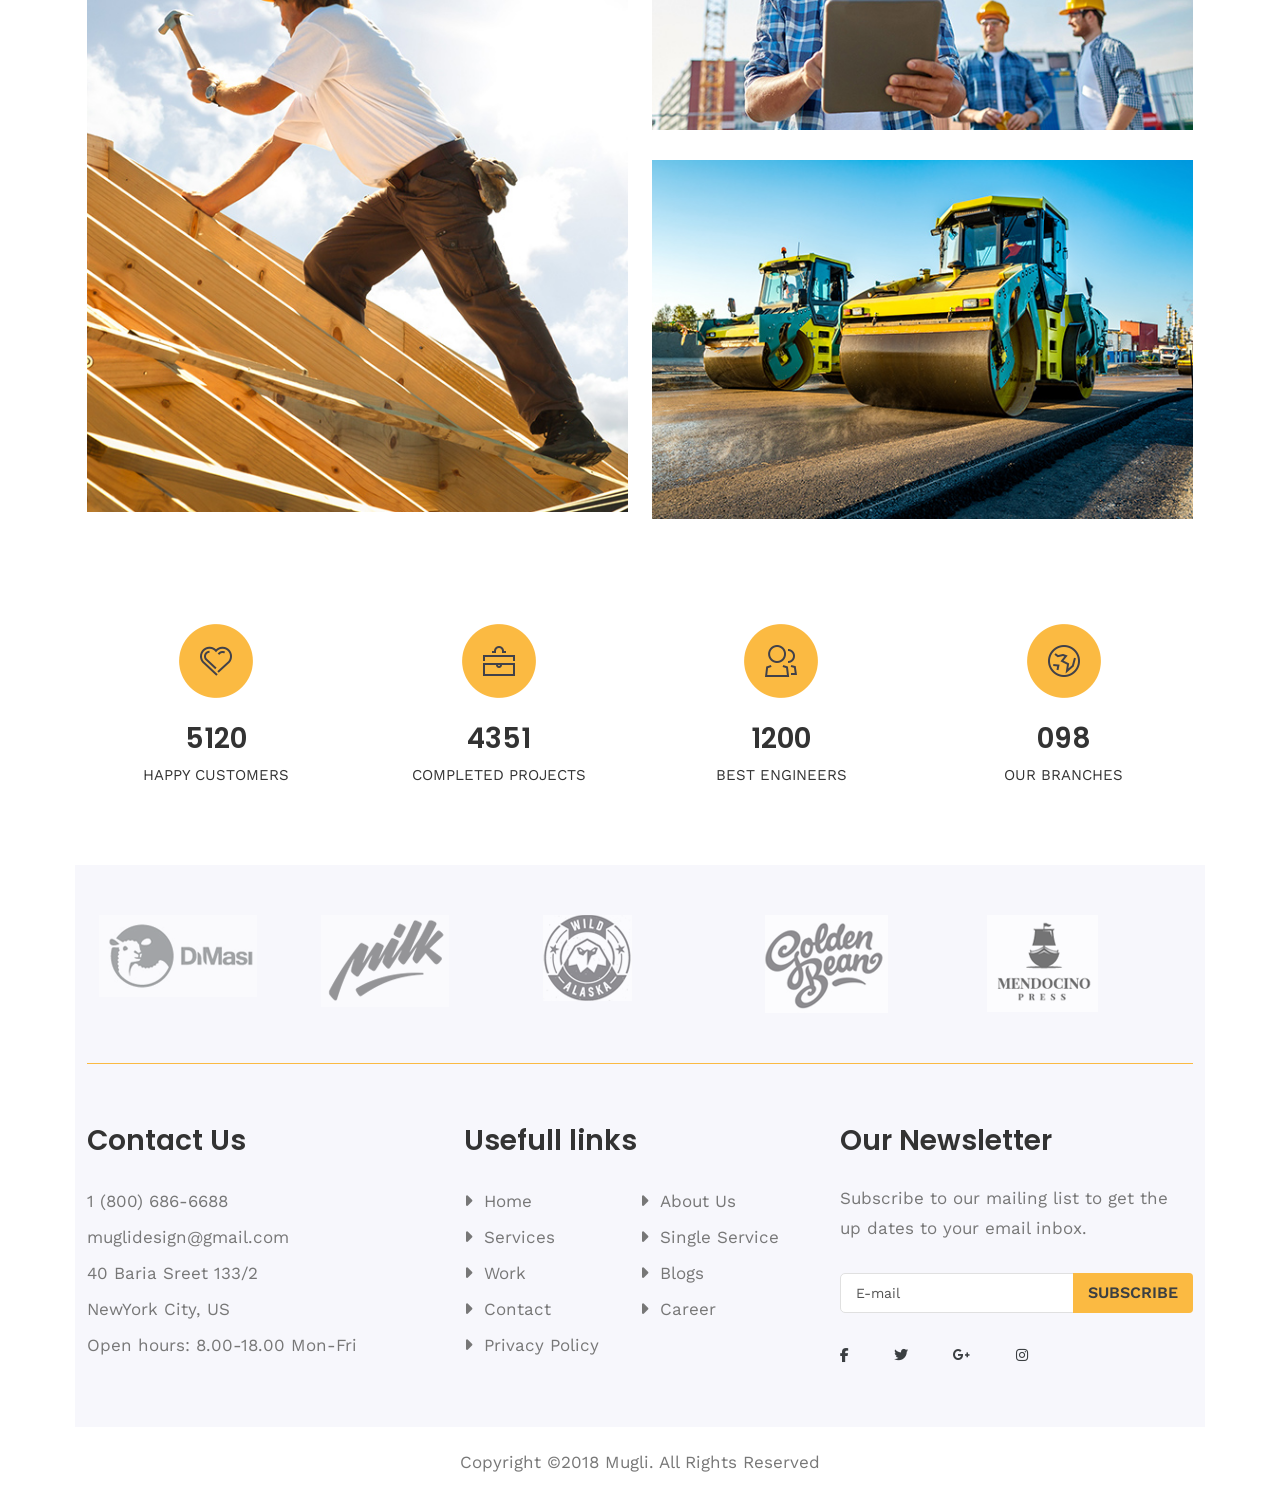
<file: work-details.html>
<!DOCTYPE html>
<html lang="en">
  <head>
    <meta charset="UTF-8" />
    <meta name="viewport" content="width=device-width, initial-scale=1.0" />
    <title>Work Details</title>
    <link rel="shortcut icon" href="favicon.ico" type="image/x-icon" />
    <link rel="stylesheet" href="css/bootstrap.min.css" />
    <link rel="stylesheet" href="https://cdnjs.cloudflare.com/ajax/libs/font-awesome/6.7.2/css/all.min.css" />
    <link rel="stylesheet" href="css/slick.css" />
    <link rel="stylesheet" href="css/meanmenu.css" />
    <link rel="stylesheet" href="css/magnific-popup.css" />
    <link rel="stylesheet" href="css/default.css" />
    <link rel="stylesheet" href="css/style.css" />
    <link rel="stylesheet" href="css/responsive.css" />
  </head>
  <body>
    <header>
      <!-- Top Header Section -->
      <div class="header-top-area pl-60 pr-60">
        <div class="container-fluid">
          <div class="row">
            <div class="col-xl-6 col-lg-6 col-md-6 col-6 d-flex align-items-center">
              <div class="language">
                <ul>
                  <li>
                    <a href="#">
                      English
                      <i class="fa-solid fa-angle-down"></i>
                    </a>
                    <ul>
                      <li><a href="#">Arabic</a></li>
                      <li><a href="#">Bangla</a></li>
                      <li><a href="#">Turkie</a></li>
                      <li><a href="#">German</a></li>
                      <li><a href="#">China</a></li>
                      <li><a href="#">Deutch</a></li>
                    </ul>
                  </li>
                </ul>
              </div>
              <div class="social-icon d-none d-md-block">
                <a href="#"><i class="fa-brands fa-facebook-f"></i></a>
                <a href="#"><i class="fa-brands fa-twitter"></i></a>
                <a href="#"><i class="fa-brands fa-google-plus-g"></i></a>
                <a href="#"><i class="fa-brands fa-instagram"></i></a>
              </div>
            </div>
            <div class="col-xl-6 col-lg-6 col-md-6 col-6">
              <div class="header-right f-right">
                <ul>
                  <li>
                    <a href="#"><i class="fa-solid fa-magnifying-glass"></i></a>
                    <div class="search-form">
                      <form action="#">
                        <input placeholder="Search" type="text" />
                        <button><i class="fa-solid fa-magnifying-glass"></i></button>
                      </form>
                    </div>
                  </li>
                  <li>
                    <a href="#"><i class="fa-solid fa-cart-shopping"></i></a>
                  </li>
                  <li>
                    <a class="info-bar" href="#"><i class="fa-solid fa-bars"></i></a>
                  </li>
                </ul>
              </div>
            </div>
          </div>
        </div>
      </div>
      <div class="extra-info">
        <div class="close-icon">
          <button><i class="fa-solid fa-xmark"></i></button>
        </div>
        <p>Lorem ipsum dolor sit amet, consectetur adipisicing elit, sed do eiusmod tempor incididunt ut labore et dolore magna aliqua. Ut enim ad minim veniam, quis nostrudexe rc itation ullamco laboris nisi ut aliquip ex ea com modo consequat. Duis aute irure.</p>
        <div class="instagram">
          <a href="#"><img src="img/insta/insta1.jpg" alt="" /></a>
          <a href="#"><img src="img/insta/insta2.jpg" alt="" /></a>
          <a href="#"><img src="img/insta/insta3.jpg" alt="" /></a>
          <a href="#"><img src="img/insta/insta4.jpg" alt="" /></a>
          <a href="#"><img src="img/insta/insta1.jpg" alt="" /></a>
          <a href="#"><img src="img/insta/insta2.jpg" alt="" /></a>
        </div>
        <div class="social-link-right mt-30">
          <a href="#"><i class="fa-brands fa-facebook-f"></i></a>
          <a href="#"><i class="fa-brands fa-twitter"></i></a>
          <a href="#"><i class="fa-brands fa-google-plus-g"></i></a>
          <a href="#"><i class="fa-brands fa-instagram"></i></a>
        </div>
      </div>

      <!-- Bottom Header Section -->
      <div class="header-bottom-area pl-60 pr-60">
        <div class="container-fluid">
          <div class="row align-items-center">
            <div class="col-xl-3 col-lg-3">
              <div class="logo">
                <a href="index.html"><img src="img/logo/logo.png" alt="" /></a>
              </div>
            </div>
            <div class="col-xl-9 col-lg-9">
              <div class="header-button f-right d-none d-lg-block">
                <a href="#">Get a quote</a>
              </div>
              <div class="main-menu f-right">
                <nav id="mobile-menu">
                  <ul>
                    <li>
                      <a href="index.html">Home</a>
                      <ul class="submenu">
                        <li>
                          <a href="index-2.html">Home v2</a>
                        </li>
                        <li><a href="index-3.html">Home v3</a></li>
                      </ul>
                    </li>
                    <li><a href="about.html">About</a></li>
                    <li><a href="services.html">Services</a></li>
                    <li>
                      <a href="work.html">Work</a>
                      <ul class="submenu">
                        <li>
                          <a href="work-details.html">Work Details</a>
                        </li>
                      </ul>
                    </li>
                    <li>
                      <a href="news.html">News</a>
                      <ul class="submenu">
                        <li>
                          <a href="news-details.html">News Details</a>
                        </li>
                        <li><a href="news-sidebar.html">News Sidebar</a></li>
                      </ul>
                    </li>
                    <li>
                      <a href="shop.html">Shop</a>
                      <ul class="submenu">
                        <li>
                          <a href="shop.html">Product Page</a>
                        </li>
                        <li><a href="product-details.html">Product Details</a></li>
                        <li><a href="cart.html">Cart Page</a></li>
                      </ul>
                    </li>
                    <li><a href="contact.html">Contact</a></li>
                  </ul>
                </nav>
              </div>
              <div class="mobile-menu"></div>
            </div>
          </div>
        </div>
      </div>
    </header>

    <!-- Slider Start -->
    <div class="wrapper-box pl-75 pr-75">
      <div class="page-title-area pt-160 pb-160" style="background-image: url(img/aboutusbg.jpg); background-repeat: no-repeat; background-position: center center; background-size: cover">
        <div class="container-fluid">
          <div class="row">
            <div class="col-xl-12">
              <div class="page-title text-center">
                <h1>Work details</h1>
                <nav aria-label="breadcrumb ">
                  <ol class="breadcrumb justify-content-center">
                    <li class="breadcrumb-item"><a href="index.html">Home</a></li>
                    <li class="breadcrumb-item active" aria-current="page"><a href="#">Work details</a></li>
                  </ol>
                </nav>
              </div>
            </div>
          </div>
        </div>
      </div>
      <!-- Portfolio Details -->
      <div class="portfolio-details pt-100 pb-30">
        <div class="container">
          <div class="row">
            <div class="col-xl-8">
              <div class="project-details mb-40">
                <h3 class="project-details-title mb-20">Office buildings</h3>
                <p>Lorem ipsum dolor sit amet, consectetuer adipiscing elit, sed diam nonummy nibh euismod tincid unt ut laoreet dolore magna aliquam erat volutpat. Ut wisi enim ad minim veniam, quis nostrud exerci tation ullamcorper suscipit lobortis nisl ut aliquip ex ea commodo consequat. Duis autem vel eum iriure dolor in hendrerit in vulputate velit esse molestie consequat, vel illum dolore eu feugiat nulla facilisis at vero eros et accumsan et iusto odio dignissim qui blandit praesent luptatum zzril delenit augue duis dolore te feugait nulla facilisi. Lorem ipsum dolor sit amet, consectetuer adipiscing elit, sed diam nonummy nibh euismod tincidunt ut laoreet.Lorem ipsum dolor sit amet, consectetur adipisicing elit,</p>
                <p>Sed do eiusmod tempor incididunt ut labore et dolore magna aliqua. Ut enim ad minim veniam, quis nostrud exercitation ullamco laboris nisi ut aliquip ex ea commodo consequat. Duis aute irure dolor in reprehenderit in voluptate velit esse cillum dolore eu fugiat nulla pariatur. Excepteur sint occaecat cupidatat non proident, sunt in culpa</p>
              </div>
            </div>
            <div class="col-xl-4">
              <div class="project-status gray-bg mb-40">
                <h3 class="project-details-title mb-20">Project Details</h3>
                <ul>
                  <li>
                    <b>Date</b>
                    <span>Feb, 2017</span>
                  </li>
                  <li>
                    <b>Location</b>
                    <span>Egypt, Tanta</span>
                  </li>
                  <li>
                    <b>CLIENT</b>
                    <span>Company Name</span>
                  </li>
                  <li>
                    <b>Category</b>
                    <span>Architecture, Plumbing, Tiling</span>
                  </li>
                </ul>
              </div>
            </div>
          </div>
          <div class="row pt-60">
            <div class="col-xl-12"><h3 class="project-details-title mb-30">Project Gallery</h3></div>
            <div class="col-xl-6">
              <div class="portfolio-details-img">
                <img src="img/portfolio/details/workdetails1.jpg" alt="" />
              </div>
            </div>
            <div class="col-xl-6">
              <div class="portfolio-details-img mb-30">
                <img src="img/portfolio/details/workdetails2.jpg" alt="" />
              </div>
              <div class="portfolio-details-img">
                <img src="img/portfolio/details/workdetails3.jpg" alt="" />
              </div>
            </div>
          </div>
        </div>
      </div>
      <!-- Counter Area -->
      <div class="counter-area pt-75 pb-45">
        <div class="container">
          <div class="row">
            <div class="col-xl-3 col-lg-3 col-md-3">
              <div class="single-counter text-center mb-30">
                <img src="img/icon/iconwbg1.png" alt="" />
                <span class="counter">5120</span>
                <p>Happy customers</p>
              </div>
            </div>
            <div class="col-xl-3 col-lg-3 col-md-3">
              <div class="single-counter text-center mb-30">
                <img src="img/icon/iconwbg2.png" alt="" />
                <span class="counter">4351</span>
                <p>Completed Projects</p>
              </div>
            </div>
            <div class="col-xl-3 col-lg-3 col-md-3">
              <div class="single-counter text-center mb-30">
                <img src="img/icon/iconwng3.png" alt="" />
                <span class="counter">1200</span>
                <p>Best Engineers</p>
              </div>
            </div>
            <div class="col-xl-3 col-lg-3 col-md-3">
              <div class="single-counter text-center mb-30">
                <img src="img/icon/iconwbg4.png" alt="" />
                <span class="counter">098</span>
                <p>Our Branches</p>
              </div>
            </div>
          </div>
        </div>
      </div>

      <!-- Footer Section -->
      <footer>
        <div class="brand-area gray-bg">
          <div class="container">
            <div class="brand-active brand-border pt-50 pb-50">
              <div class="single-brand">
                <a href="#"><img src="img/brandlogo/dmasi.png" alt="" /></a>
              </div>
              <div class="single-brand">
                <a href="#"><img src="img/brandlogo/milk.png" alt="" /></a>
              </div>
              <div class="single-brand">
                <a href="#"><img src="img/brandlogo/wild.png" alt="" /></a>
              </div>
              <div class="single-brand">
                <a href="#"><img src="img/brandlogo/golden.png" alt="" /></a>
              </div>
              <div class="single-brand">
                <a href="#"><img src="img/brandlogo/mendocino.png" alt="" /></a>
              </div>
              <div class="single-brand">
                <a href="#"><img src="img/brandlogo/dmasi.png" alt="" /></a>
              </div>
            </div>
          </div>
        </div>
        <div class="widget-area gray-bg pt-60 pb-30">
          <div class="container">
            <div class="row">
              <div class="col-xl-4 col-lg-3 col-md-4 mb-30">
                <div class="footer-widget">
                  <h3>Contact Us</h3>
                  <div class="footer-info">
                    <ul>
                      <li>1 (800) 686-6688</li>
                      <li>muglidesign@gmail.com</li>
                      <li>40 Baria Sreet 133/2</li>
                      <li>NewYork City, US</li>
                      <li>Open hours: 8.00-18.00 Mon-Fri</li>
                    </ul>
                  </div>
                </div>
              </div>
              <div class="col-xl-4 col-lg-5 col-md-3 mb-30">
                <div class="footer-widget">
                  <h3>Usefull links</h3>
                  <div class="footer-link">
                    <ul>
                      <li><a href="index.html">Home</a></li>
                      <li><a href="#">About Us</a></li>
                      <li><a href="#">Services</a></li>
                      <li><a href="#">Single Service</a></li>
                      <li><a href="#">Work</a></li>
                      <li><a href="#">Blogs</a></li>
                      <li><a href="#">Contact</a></li>
                      <li><a href="#">Career</a></li>
                      <li><a href="#">Privacy Policy</a></li>
                    </ul>
                  </div>
                </div>
              </div>
              <div class="col-xl-4 col-lg-4 col-md-5 mb-30">
                <div class="footer-widget">
                  <h3>Our Newsletter</h3>
                  <p class="pb-15">Subscribe to our mailing list to get the up dates to your email inbox.</p>
                  <form action="#">
                    <input type="email" placeholder="E-mail" />
                    <button class="brand-btn">Subscribe</button>
                  </form>
                  <div class="footer-icon mt-30">
                    <a href="#"><i class="fa-brands fa-facebook-f"></i></a>
                    <a href="#"><i class="fa-brands fa-twitter"></i></a>
                    <a href="#"><i class="fa-brands fa-google-plus-g"></i></a>
                    <a href="#"><i class="fa-brands fa-instagram"></i></a>
                  </div>
                </div>
              </div>
            </div>
          </div>
        </div>
        <div class="copyright-area">
          <div class="container">
            <div class="copyright-text text-center pt-20 pb-20">
              <p>Copyright ©2018 Mugli. All Rights Reserved</p>
            </div>
          </div>
        </div>
      </footer>
    </div>

    <!-- Js Link -->
    <script src="js/vendor/modernizr-3.5.0.min.js"></script>
    <script src="js/vendor/jquery-3.7.1.min.js"></script>
    <script src="js/bootstrap.bundle.min.js"></script>
    <script src="js/fontawesome.min.js"></script>
    <script src="js/slick.min.js"></script>
    <script src="js/jquery.nice-select.min.js"></script>
    <script src="js/isotope.pkgd.min.js"></script>
    <script src="js/jquery.magnific-popup.min.js"></script>
    <script src="js/jquery.meanmenu.min.js"></script>
    <!-- <script src="http://cdnjs.cloudflare.com/ajax/libs/waypoints/2.0.3/waypoints.min.js"></script>
    <script src="js/jquery.counterup.min.js"></script> -->
    <script src="js/main.js"></script>
  </body>
</html>
</file>
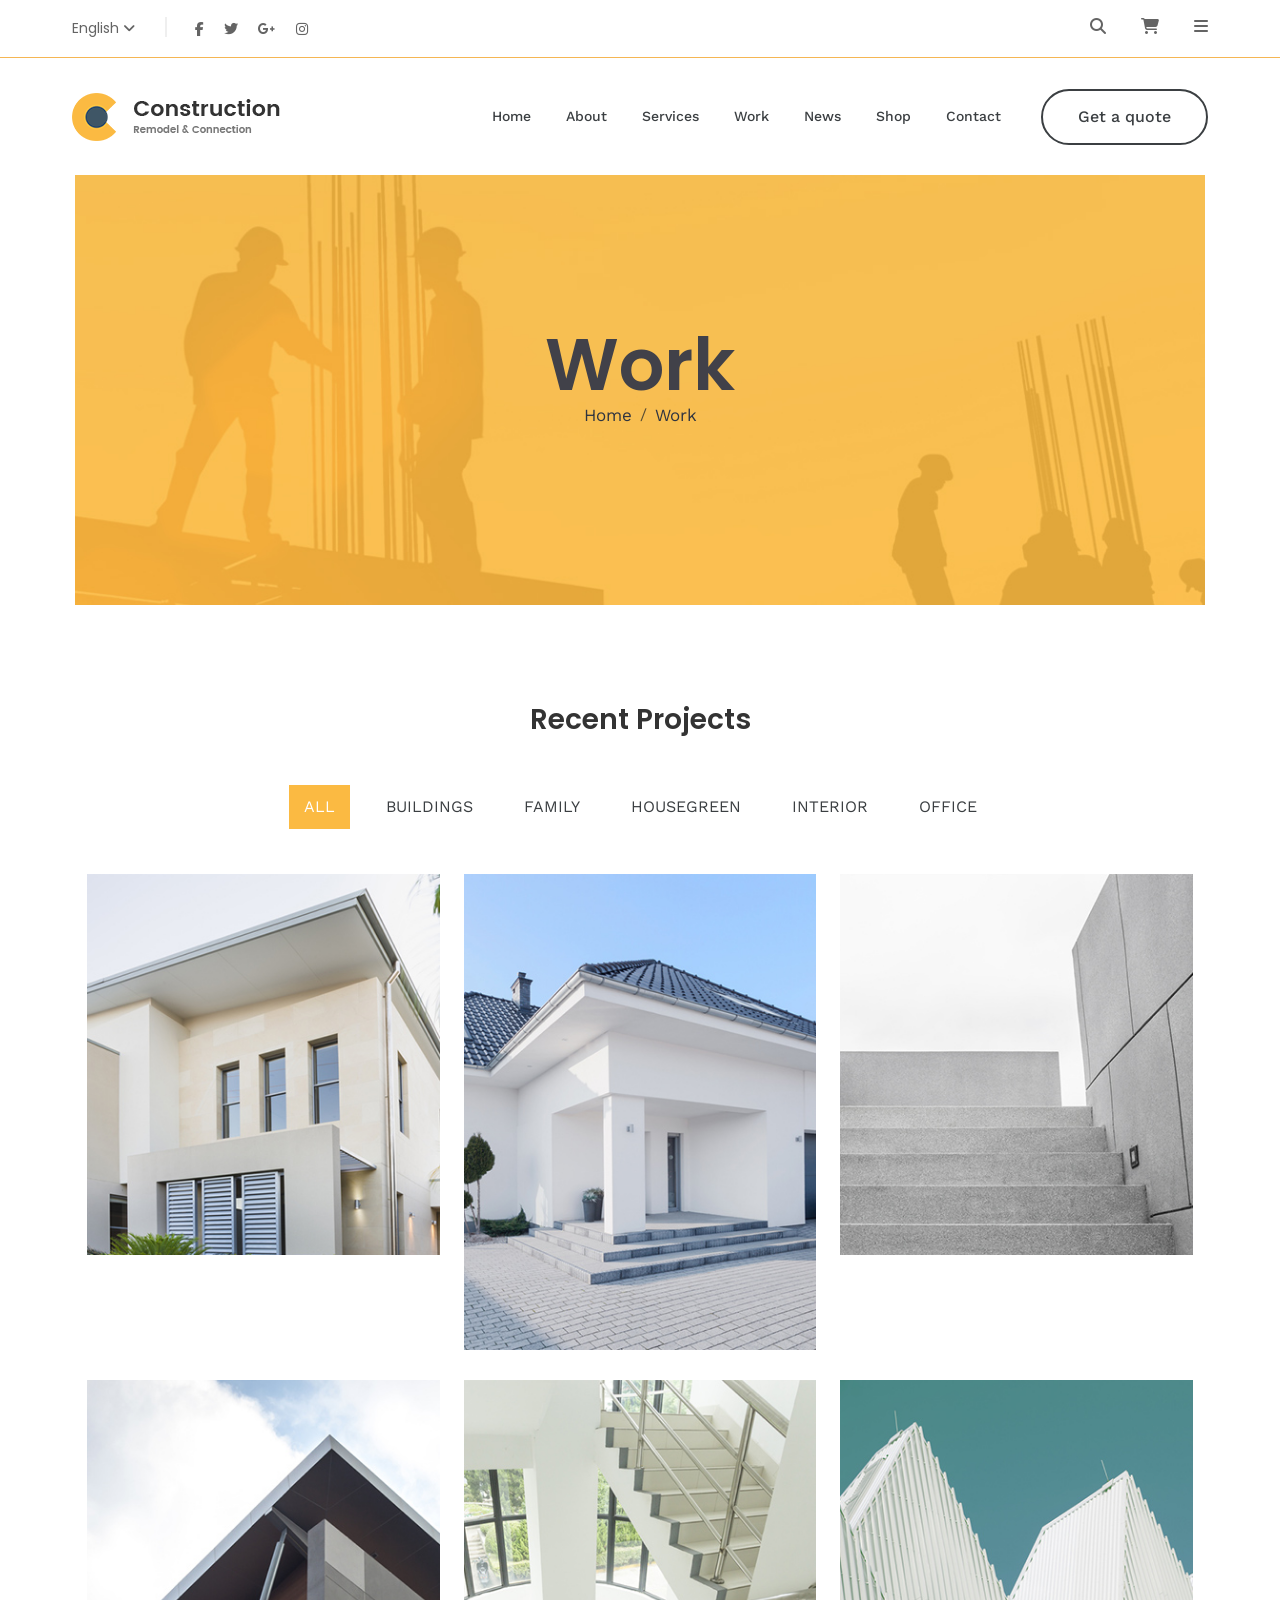
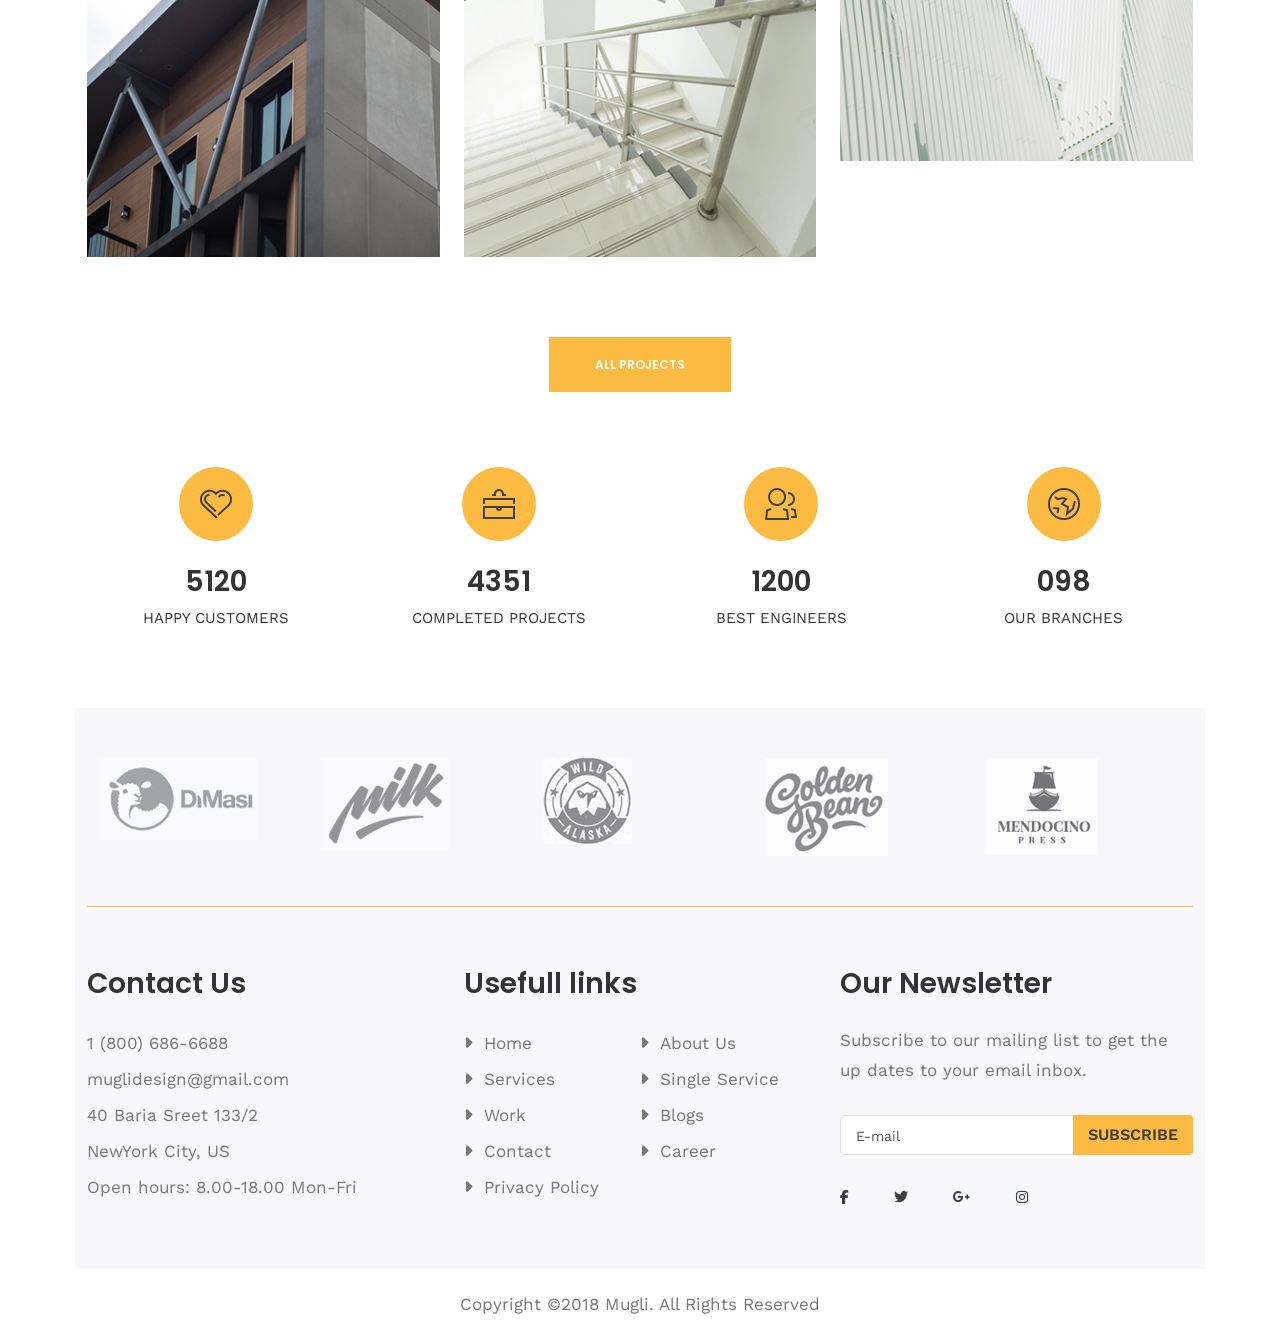
<file: work.html>
<!DOCTYPE html>
<html lang="en">
  <head>
    <meta charset="UTF-8" />
    <meta name="viewport" content="width=device-width, initial-scale=1.0" />
    <title>Work Page</title>
    <link rel="shortcut icon" href="favicon.ico" type="image/x-icon" />
    <link rel="stylesheet" href="css/bootstrap.min.css" />
    <link rel="stylesheet" href="https://cdnjs.cloudflare.com/ajax/libs/font-awesome/6.7.2/css/all.min.css" />
    <link rel="stylesheet" href="css/slick.css" />
    <link rel="stylesheet" href="css/meanmenu.css" />
    <link rel="stylesheet" href="css/nice-select.css" />
    <link rel="stylesheet" href="css/magnific-popup.css" />
    <link rel="stylesheet" href="css/default.css" />
    <link rel="stylesheet" href="css/style.css" />
    <link rel="stylesheet" href="css/responsive.css" />
  </head>
  <body>
    <header>
      <!-- Top Header Section -->
      <div class="header-top-area pl-60 pr-60">
        <div class="container-fluid">
          <div class="row">
            <div class="col-xl-6 col-lg-6 col-md-6 col-6 d-flex align-items-center">
              <div class="language">
                <ul>
                  <li>
                    <a href="#">
                      English
                      <i class="fa-solid fa-angle-down"></i>
                    </a>
                    <ul>
                      <li><a href="#">Arabic</a></li>
                      <li><a href="#">Bangla</a></li>
                      <li><a href="#">Turkie</a></li>
                      <li><a href="#">German</a></li>
                      <li><a href="#">China</a></li>
                      <li><a href="#">Deutch</a></li>
                    </ul>
                  </li>
                </ul>
              </div>
              <div class="social-icon d-none d-md-block">
                <a href="#"><i class="fa-brands fa-facebook-f"></i></a>
                <a href="#"><i class="fa-brands fa-twitter"></i></a>
                <a href="#"><i class="fa-brands fa-google-plus-g"></i></a>
                <a href="#"><i class="fa-brands fa-instagram"></i></a>
              </div>
            </div>
            <div class="col-xl-6 col-lg-6 col-md-6 col-6">
              <div class="header-right f-right">
                <ul>
                  <li>
                    <a href="#"><i class="fa-solid fa-magnifying-glass"></i></a>
                    <div class="search-form">
                      <form action="#">
                        <input placeholder="Search" type="text" />
                        <button><i class="fa-solid fa-magnifying-glass"></i></button>
                      </form>
                    </div>
                  </li>
                  <li>
                    <a href="#"><i class="fa-solid fa-cart-shopping"></i></a>
                  </li>
                  <li>
                    <a class="info-bar" href="#"><i class="fa-solid fa-bars"></i></a>
                  </li>
                </ul>
              </div>
            </div>
          </div>
        </div>
      </div>
      <div class="extra-info">
        <div class="close-icon">
          <button><i class="fa-solid fa-xmark"></i></button>
        </div>
        <p>Lorem ipsum dolor sit amet, consectetur adipisicing elit, sed do eiusmod tempor incididunt ut labore et dolore magna aliqua. Ut enim ad minim veniam, quis nostrudexe rc itation ullamco laboris nisi ut aliquip ex ea com modo consequat. Duis aute irure.</p>
        <div class="instagram">
          <a href="#"><img src="img/insta/insta1.jpg" alt="" /></a>
          <a href="#"><img src="img/insta/insta2.jpg" alt="" /></a>
          <a href="#"><img src="img/insta/insta3.jpg" alt="" /></a>
          <a href="#"><img src="img/insta/insta4.jpg" alt="" /></a>
          <a href="#"><img src="img/insta/insta1.jpg" alt="" /></a>
          <a href="#"><img src="img/insta/insta2.jpg" alt="" /></a>
        </div>
        <div class="social-link-right mt-30">
          <a href="#"><i class="fa-brands fa-facebook-f"></i></a>
          <a href="#"><i class="fa-brands fa-twitter"></i></a>
          <a href="#"><i class="fa-brands fa-google-plus-g"></i></a>
          <a href="#"><i class="fa-brands fa-instagram"></i></a>
        </div>
      </div>

      <!-- Bottom Header Section -->
      <div class="header-bottom-area pl-60 pr-60">
        <div class="container-fluid">
          <div class="row align-items-center">
            <div class="col-xl-3 col-lg-3">
              <div class="logo">
                <a href="index.html"><img src="img/logo/logo.png" alt="" /></a>
              </div>
            </div>
            <div class="col-xl-9 col-lg-9">
              <div class="header-button f-right d-none d-lg-block">
                <a href="#">Get a quote</a>
              </div>
              <div class="main-menu f-right">
                <nav id="mobile-menu">
                  <ul>
                    <li>
                      <a href="index.html">Home</a>
                      <ul class="submenu">
                        <li>
                          <a href="index-2.html">Home v2</a>
                        </li>
                        <li><a href="index-3.html">Home v3</a></li>
                      </ul>
                    </li>
                    <li><a href="about.html">About</a></li>
                    <li><a href="services.html">Services</a></li>
                    <li>
                      <a href="work.html">Work</a>
                      <ul class="submenu">
                        <li>
                          <a href="work-details.html">Work Details</a>
                        </li>
                      </ul>
                    </li>
                    <li>
                      <a href="news.html">News</a>
                      <ul class="submenu">
                        <li>
                          <a href="news-details.html">News Details</a>
                        </li>
                        <li><a href="news-sidebar.html">News Sidebar</a></li>
                      </ul>
                    </li>
                    <li>
                      <a href="shop.html">Shop</a>
                      <ul class="submenu">
                        <li>
                          <a href="shop.html">Product Page</a>
                        </li>
                        <li><a href="product-details.html">Product Details</a></li>
                        <li><a href="cart.html">Cart Page</a></li>
                      </ul>
                    </li>
                    <li><a href="contact.html">Contact</a></li>
                  </ul>
                </nav>
              </div>
              <div class="mobile-menu"></div>
            </div>
          </div>
        </div>
      </div>
    </header>

    <!-- Page Title Area -->
    <div class="wrapper-box pl-75 pr-75">
      <div class="page-title-area pt-160 pb-160" style="background-image: url(img/aboutusbg.jpg); background-repeat: no-repeat; background-position: center center; background-size: cover">
        <div class="container-fluid">
          <div class="row">
            <div class="col-xl-12">
              <div class="page-title text-center">
                <h1>Work</h1>
                <nav aria-label="breadcrumb ">
                  <ol class="breadcrumb justify-content-center">
                    <li class="breadcrumb-item"><a href="index.html">Home</a></li>
                    <li class="breadcrumb-item active" aria-current="page"><a href="#">Work</a></li>
                  </ol>
                </nav>
              </div>
            </div>
          </div>
        </div>
      </div>
      <!-- Portfolio Area -->
      <div class="portfolio-area pt-100">
        <div class="container">
          <div class="row">
            <div class="col-xl-12">
              <div class="section-title text-center mb-50">
                <h2>Recent Projects</h2>
              </div>
            </div>
          </div>
          <div class="row">
            <div class="col-xl-12">
              <div class="filter-menu">
                <div class="portfolio-menu filter-button-group mb-45 text-center">
                  <button class="active" data-filter="*">All</button>
                  <button data-filter="cat1">Buildings</button>
                  <button data-filter="cat2">Family</button>
                  <button data-filter="cat3">Housegreen</button>
                  <button data-filter="cat4">Interior</button>
                  <button data-filter="cat5">Office</button>
                </div>
              </div>
            </div>
          </div>
          <div class="row grid">
            <div class="col-xl-4 col-lg-4 col-md-6 grid-item">
              <div class="portfolio-wrapper mb-30">
                <div class="portfolio-thumb">
                  <img src="img/portfolio/sample1.jpg" alt="" />
                </div>
                <div class="portfolio-content">
                  <div class="icon">
                    <a class="popup-img" href="img/portfolio/sample1.jpg"><i class="fa-solid fa-plus"></i></a>
                  </div>

                  <h3><a href="#">Aplumber Repairs Pipes</a></h3>
                  <span>Buildings, Office</span>
                </div>
              </div>
            </div>
            <div class="col-xl-4 col-lg-4 col-md-6 grid-item">
              <div class="portfolio-wrapper mb-30">
                <div class="portfolio-thumb">
                  <img src="img/portfolio/sample2.jpg" alt="" />
                </div>
                <div class="portfolio-content">
                  <div class="icon">
                    <a class="popup-img" href="img/portfolio/sample2.jpg"><i class="fa-solid fa-plus"></i></a>
                  </div>

                  <h3><a href="#">Aplumber Repairs Pipes</a></h3>
                  <span>Buildings, Office</span>
                </div>
              </div>
            </div>
            <div class="col-xl-4 col-lg-4 col-md-6 grid-item">
              <div class="portfolio-wrapper mb-30">
                <div class="portfolio-thumb">
                  <img src="img/portfolio/sample3.jpg" alt="" />
                </div>
                <div class="portfolio-content">
                  <div class="icon">
                    <a class="popup-img" href="img/portfolio/sample3.jpg"><i class="fa-solid fa-plus"></i></a>
                  </div>

                  <h3><a href="#">Aplumber Repairs Pipes</a></h3>
                  <span>Buildings, Office</span>
                </div>
              </div>
            </div>
            <div class="col-xl-4 col-lg-4 col-md-6 grid-item">
              <div class="portfolio-wrapper mb-30">
                <div class="portfolio-thumb">
                  <img src="img/portfolio/sample4.jpg" alt="" />
                </div>
                <div class="portfolio-content">
                  <div class="icon">
                    <a class="popup-img" href="img/portfolio/sample4.jpg"><i class="fa-solid fa-plus"></i></a>
                  </div>

                  <h3><a href="#">Aplumber Repairs Pipes</a></h3>
                  <span>Buildings, Office</span>
                </div>
              </div>
            </div>
            <div class="col-xl-4 col-lg-4 col-md-6 grid-item">
              <div class="portfolio-wrapper mb-30">
                <div class="portfolio-thumb">
                  <img src="img/portfolio/sample5.jpg" alt="" />
                </div>
                <div class="portfolio-content">
                  <div class="icon">
                    <a class="popup-img" href="img/portfolio/sample5.jpg"><i class="fa-solid fa-plus"></i></a>
                  </div>

                  <h3><a href="#">Aplumber Repairs Pipes</a></h3>
                  <span>Buildings, Office</span>
                </div>
              </div>
            </div>
            <div class="col-xl-4 col-lg-4 col-md-6 grid-item">
              <div class="portfolio-wrapper mb-30">
                <div class="portfolio-thumb">
                  <img src="img/portfolio/sample6.jpg" alt="" />
                </div>
                <div class="portfolio-content">
                  <div class="icon">
                    <a class="popup-img" href="img/portfolio/sample6.jpg"><i class="fa-solid fa-plus"></i></a>
                  </div>

                  <h3><a href="#">Aplumber Repairs Pipes</a></h3>
                  <span>Buildings, Office</span>
                </div>
              </div>
            </div>
          </div>
          <div class="row">
            <div class="view-project text-center mt-50">
              <a class="btn brand-btn" href="#">All Projects</a>
            </div>
          </div>
        </div>
      </div>

      <!-- Counter Area -->
      <div class="counter-area pt-75 pb-45">
        <div class="container">
          <div class="row">
            <div class="col-xl-3 col-lg-3 col-md-3">
              <div class="single-counter text-center mb-30">
                <img src="img/icon/iconwbg1.png" alt="" />
                <span class="counter">5120</span>
                <p>Happy customers</p>
              </div>
            </div>
            <div class="col-xl-3 col-lg-3 col-md-3">
              <div class="single-counter text-center mb-30">
                <img src="img/icon/iconwbg2.png" alt="" />
                <span class="counter">4351</span>
                <p>Completed Projects</p>
              </div>
            </div>
            <div class="col-xl-3 col-lg-3 col-md-3">
              <div class="single-counter text-center mb-30">
                <img src="img/icon/iconwng3.png" alt="" />
                <span class="counter">1200</span>
                <p>Best Engineers</p>
              </div>
            </div>
            <div class="col-xl-3 col-lg-3 col-md-3">
              <div class="single-counter text-center mb-30">
                <img src="img/icon/iconwbg4.png" alt="" />
                <span class="counter">098</span>
                <p>Our Branches</p>
              </div>
            </div>
          </div>
        </div>
      </div>

      <!-- Footer Section -->
      <footer>
        <div class="brand-area gray-bg">
          <div class="container">
            <div class="brand-active brand-border pt-50 pb-50">
              <div class="single-brand">
                <a href="#"><img src="img/brandlogo/dmasi.png" alt="" /></a>
              </div>
              <div class="single-brand">
                <a href="#"><img src="img/brandlogo/milk.png" alt="" /></a>
              </div>
              <div class="single-brand">
                <a href="#"><img src="img/brandlogo/wild.png" alt="" /></a>
              </div>
              <div class="single-brand">
                <a href="#"><img src="img/brandlogo/golden.png" alt="" /></a>
              </div>
              <div class="single-brand">
                <a href="#"><img src="img/brandlogo/mendocino.png" alt="" /></a>
              </div>
              <div class="single-brand">
                <a href="#"><img src="img/brandlogo/dmasi.png" alt="" /></a>
              </div>
            </div>
          </div>
        </div>
        <div class="widget-area gray-bg pt-60 pb-30">
          <div class="container">
            <div class="row">
              <div class="col-xl-4 col-lg-3 col-md-4 mb-30">
                <div class="footer-widget">
                  <h3>Contact Us</h3>
                  <div class="footer-info">
                    <ul>
                      <li>1 (800) 686-6688</li>
                      <li>muglidesign@gmail.com</li>
                      <li>40 Baria Sreet 133/2</li>
                      <li>NewYork City, US</li>
                      <li>Open hours: 8.00-18.00 Mon-Fri</li>
                    </ul>
                  </div>
                </div>
              </div>
              <div class="col-xl-4 col-lg-5 col-md-3 mb-30">
                <div class="footer-widget">
                  <h3>Usefull links</h3>
                  <div class="footer-link">
                    <ul>
                      <li><a href="index.html">Home</a></li>
                      <li><a href="#">About Us</a></li>
                      <li><a href="#">Services</a></li>
                      <li><a href="#">Single Service</a></li>
                      <li><a href="#">Work</a></li>
                      <li><a href="#">Blogs</a></li>
                      <li><a href="#">Contact</a></li>
                      <li><a href="#">Career</a></li>
                      <li><a href="#">Privacy Policy</a></li>
                    </ul>
                  </div>
                </div>
              </div>
              <div class="col-xl-4 col-lg-4 col-md-5 mb-30">
                <div class="footer-widget">
                  <h3>Our Newsletter</h3>
                  <p class="pb-15">Subscribe to our mailing list to get the up dates to your email inbox.</p>
                  <form action="#">
                    <input type="email" placeholder="E-mail" />
                    <button class="brand-btn">Subscribe</button>
                  </form>
                  <div class="footer-icon mt-30">
                    <a href="#"><i class="fa-brands fa-facebook-f"></i></a>
                    <a href="#"><i class="fa-brands fa-twitter"></i></a>
                    <a href="#"><i class="fa-brands fa-google-plus-g"></i></a>
                    <a href="#"><i class="fa-brands fa-instagram"></i></a>
                  </div>
                </div>
              </div>
            </div>
          </div>
        </div>
        <div class="copyright-area">
          <div class="container">
            <div class="copyright-text text-center pt-20 pb-20">
              <p>Copyright ©2018 Mugli. All Rights Reserved</p>
            </div>
          </div>
        </div>
      </footer>
    </div>

    <!-- Js Link -->
    <script src="js/vendor/modernizr-3.5.0.min.js"></script>
    <script src="js/vendor/jquery-3.7.1.min.js"></script>
    <script src="js/bootstrap.bundle.min.js"></script>
    <script src="js/fontawesome.min.js"></script>
    <script src="js/slick.min.js"></script>
    <script src="js/jquery.nice-select.min.js"></script>
    <script src="js/isotope.pkgd.min.js"></script>
    <script src="js/jquery.magnific-popup.min.js"></script>
    <script src="js/jquery.meanmenu.min.js"></script>
    <!-- <script src="http://cdnjs.cloudflare.com/ajax/libs/waypoints/2.0.3/waypoints.min.js"></script>
    <script src="js/jquery.counterup.min.js"></script> -->
    <script src="js/main.js"></script>
  </body>
</html>
</file>
<file: css/default.css>
/* Deafult Margin & Padding */
/*-- Margin Top --*/
.mt-5 {
  margin-top: 5px;
}
.mt-10 {
  margin-top: 10px;
}
.mt-15 {
  margin-top: 15px;
}
.mt-20 {
  margin-top: 20px;
}
.mt-25 {
  margin-top: 25px;
}
.mt-30 {
  margin-top: 30px;
}
.mt-35 {
  margin-top: 35px;
}
.mt-40 {
  margin-top: 40px;
}
.mt-45 {
  margin-top: 45px;
}
.mt-50 {
  margin-top: 50px;
}
.mt-55 {
  margin-top: 55px;
}
.mt-60 {
  margin-top: 60px;
}
.mt-65 {
  margin-top: 65px;
}
.mt-70 {
  margin-top: 70px;
}
.mt-75 {
  margin-top: 75px;
}
.mt-80 {
  margin-top: 80px;
}
.mt-85 {
  margin-top: 85px;
}
.mt-90 {
  margin-top: 90px;
}
.mt-95 {
  margin-top: 95px;
}
.mt-100 {
  margin-top: 100px;
}
.mt-105 {
  margin-top: 105px;
}
.mt-110 {
  margin-top: 110px;
}
.mt-115 {
  margin-top: 115px;
}
.mt-120 {
  margin-top: 120px;
}
.mt-125 {
  margin-top: 125px;
}
.mt-130 {
  margin-top: 130px;
}
.mt-135 {
  margin-top: 135px;
}
.mt-140 {
  margin-top: 140px;
}
.mt-145 {
  margin-top: 145px;
}
.mt-150 {
  margin-top: 150px;
}
.mt-155 {
  margin-top: 155px;
}
.mt-160 {
  margin-top: 160px;
}
.mt-165 {
  margin-top: 165px;
}
.mt-170 {
  margin-top: 170px;
}
.mt-175 {
  margin-top: 175px;
}
.mt-180 {
  margin-top: 180px;
}
.mt-185 {
  margin-top: 185px;
}
.mt-190 {
  margin-top: 190px;
}
.mt-195 {
  margin-top: 195px;
}
.mt-200 {
  margin-top: 200px;
}
/*-- Margin Bottom --*/

.mb-5 {
  margin-bottom: 5px;
}
.mb-10 {
  margin-bottom: 10px;
}
.mb-15 {
  margin-bottom: 15px;
}
.mb-20 {
  margin-bottom: 20px;
}
.mb-25 {
  margin-bottom: 25px;
}
.mb-30 {
  margin-bottom: 30px;
}
.mb-35 {
  margin-bottom: 35px;
}
.mb-40 {
  margin-bottom: 40px;
}
.mb-45 {
  margin-bottom: 45px;
}
.mb-50 {
  margin-bottom: 50px;
}
.mb-55 {
  margin-bottom: 55px;
}
.mb-60 {
  margin-bottom: 60px;
}
.mb-65 {
  margin-bottom: 65px;
}
.mb-70 {
  margin-bottom: 70px;
}
.mb-75 {
  margin-bottom: 75px;
}
.mb-80 {
  margin-bottom: 80px;
}
.mb-85 {
  margin-bottom: 85px;
}
.mb-90 {
  margin-bottom: 90px;
}
.mb-95 {
  margin-bottom: 95px;
}
.mb-100 {
  margin-bottom: 100px;
}
.mb-105 {
  margin-bottom: 105px;
}
.mb-110 {
  margin-bottom: 110px;
}
.mb-115 {
  margin-bottom: 115px;
}
.mb-120 {
  margin-bottom: 120px;
}
.mb-125 {
  margin-bottom: 125px;
}
.mb-130 {
  margin-bottom: 130px;
}
.mb-135 {
  margin-bottom: 135px;
}
.mb-140 {
  margin-bottom: 140px;
}
.mb-145 {
  margin-bottom: 145px;
}
.mb-150 {
  margin-bottom: 150px;
}
.mb-155 {
  margin-bottom: 155px;
}
.mb-160 {
  margin-bottom: 160px;
}
.mb-165 {
  margin-bottom: 165px;
}
.mb-170 {
  margin-bottom: 170px;
}
.mb-175 {
  margin-bottom: 175px;
}
.mb-180 {
  margin-bottom: 180px;
}
.mb-185 {
  margin-bottom: 185px;
}
.mb-190 {
  margin-bottom: 190px;
}
.mb-195 {
  margin-bottom: 195px;
}
.mb-200 {
  margin-bottom: 200px;
}
/*-- Padding Top --*/

.pt-5 {
  padding-top: 5px;
}
.pt-10 {
  padding-top: 10px;
}
.pt-15 {
  padding-top: 15px;
}
.pt-20 {
  padding-top: 20px;
}
.pt-25 {
  padding-top: 25px;
}
.pt-30 {
  padding-top: 30px;
}
.pt-35 {
  padding-top: 35px;
}
.pt-40 {
  padding-top: 40px;
}
.pt-45 {
  padding-top: 45px;
}
.pt-50 {
  padding-top: 50px;
}
.pt-55 {
  padding-top: 55px;
}
.pt-60 {
  padding-top: 60px;
}
.pt-65 {
  padding-top: 65px;
}
.pt-70 {
  padding-top: 70px;
}
.pt-75 {
  padding-top: 75px;
}
.pt-80 {
  padding-top: 80px;
}
.pt-85 {
  padding-top: 85px;
}
.pt-90 {
  padding-top: 90px;
}
.pt-95 {
  padding-top: 95px;
}
.pt-100 {
  padding-top: 100px;
}
.pt-105 {
  padding-top: 105px;
}
.pt-110 {
  padding-top: 110px;
}
.pt-115 {
  padding-top: 115px;
}
.pt-120 {
  padding-top: 120px;
}
.pt-125 {
  padding-top: 125px;
}
.pt-130 {
  padding-top: 130px;
}
.pt-135 {
  padding-top: 135px;
}
.pt-140 {
  padding-top: 140px;
}
.pt-145 {
  padding-top: 145px;
}
.pt-150 {
  padding-top: 150px;
}
.pt-155 {
  padding-top: 155px;
}
.pt-160 {
  padding-top: 160px;
}
.pt-165 {
  padding-top: 165px;
}
.pt-170 {
  padding-top: 170px;
}
.pt-175 {
  padding-top: 175px;
}
.pt-180 {
  padding-top: 180px;
}
.pt-185 {
  padding-top: 185px;
}
.pt-190 {
  padding-top: 190px;
}
.pt-195 {
  padding-top: 195px;
}
.pt-200 {
  padding-top: 200px;
}
/*-- Padding Bottom --*/

.pb-5 {
  padding-bottom: 5px;
}
.pb-10 {
  padding-bottom: 10px;
}
.pb-15 {
  padding-bottom: 15px;
}
.pb-20 {
  padding-bottom: 20px;
}
.pb-25 {
  padding-bottom: 25px;
}
.pb-30 {
  padding-bottom: 30px;
}
.pb-35 {
  padding-bottom: 35px;
}
.pb-40 {
  padding-bottom: 40px;
}
.pb-45 {
  padding-bottom: 45px;
}
.pb-50 {
  padding-bottom: 50px;
}
.pb-55 {
  padding-bottom: 55px;
}
.pb-60 {
  padding-bottom: 60px;
}
.pb-65 {
  padding-bottom: 65px;
}
.pb-70 {
  padding-bottom: 70px;
}
.pb-75 {
  padding-bottom: 75px;
}
.pb-80 {
  padding-bottom: 80px;
}
.pb-85 {
  padding-bottom: 85px;
}
.pb-90 {
  padding-bottom: 90px;
}
.pb-95 {
  padding-bottom: 95px;
}
.pb-100 {
  padding-bottom: 100px;
}
.pb-105 {
  padding-bottom: 105px;
}
.pb-110 {
  padding-bottom: 110px;
}
.pb-115 {
  padding-bottom: 115px;
}
.pb-120 {
  padding-bottom: 120px;
}
.pb-125 {
  padding-bottom: 125px;
}
.pb-130 {
  padding-bottom: 130px;
}
.pb-135 {
  padding-bottom: 135px;
}
.pb-140 {
  padding-bottom: 140px;
}
.pb-145 {
  padding-bottom: 145px;
}
.pb-150 {
  padding-bottom: 150px;
}
.pb-155 {
  padding-bottom: 155px;
}
.pb-160 {
  padding-bottom: 160px;
}
.pb-165 {
  padding-bottom: 165px;
}
.pb-170 {
  padding-bottom: 170px;
}
.pb-175 {
  padding-bottom: 175px;
}
.pb-180 {
  padding-bottom: 180px;
}
.pb-185 {
  padding-bottom: 185px;
}
.pb-190 {
  padding-bottom: 190px;
}
.pb-195 {
  padding-bottom: 195px;
}
.pb-200 {
  padding-bottom: 200px;
}

/*-- Padding Left --*/
.pl-0 {
  padding-left: 0px;
}
.pl-5 {
  padding-left: 5px;
}
.pl-10 {
  padding-left: 10px;
}
.pl-15 {
  padding-left: 15px;
}
.pl-20 {
  padding-left: 20px;
}
.pl-25 {
  padding-left: 35px;
}
.pl-30 {
  padding-left: 30px;
}
.pl-35 {
  padding-left: 35px;
}

.pl-35 {
  padding-left: 35px;
}

.pl-40 {
  padding-left: 40px;
}

.pl-45 {
  padding-left: 45px;
}

.pl-50 {
  padding-left: 50px;
}

.pl-55 {
  padding-left: 55px;
}

.pl-60 {
  padding-left: 60px;
}
.pl-65 {
  padding-left: 65px;
}
.pl-70 {
  padding-left: 70px;
}
.pl-75 {
  padding-left: 75px;
}
.pl-80 {
  padding-left: 80px;
}
.pl-85 {
  padding-left: 80px;
}
.pl-90 {
  padding-left: 90px;
}
.pl-95 {
  padding-left: 95px;
}
.pl-100 {
  padding-left: 100px;
}
.pl-105 {
  padding-left: 105px;
}
.pl-120 {
  padding-left: 120px;
}

/*-- Padding Right --*/
.pr-0 {
  padding-right: 0px;
}
.pr-5 {
  padding-right: 5px;
}
.pr-10 {
  padding-right: 10px;
}
.pr-15 {
  padding-right: 15px;
}
.pr-20 {
  padding-right: 20px;
}
.pr-25 {
  padding-right: 35px;
}
.pr-30 {
  padding-right: 30px;
}
.pr-35 {
  padding-right: 35px;
}

.pr-35 {
  padding-right: 35px;
}

.pr-40 {
  padding-right: 40px;
}

.pr-45 {
  padding-right: 45px;
}

.pr-50 {
  padding-right: 50px;
}

.pr-55 {
  padding-right: 55px;
}

.pr-60 {
  padding-right: 60px;
}
.pr-65 {
  padding-right: 65px;
}
.pr-70 {
  padding-right: 70px;
}
.pr-75 {
  padding-right: 75px;
}
.pr-80 {
  padding-right: 80px;
}
.pr-85 {
  padding-right: 80px;
}
.pr-90 {
  padding-right: 90px;
}
.pr-95 {
  padding-right: 95px;
}
.pr-100 {
  padding-right: 100px;
}

/* font weight */
.f-700 {
  font-weight: 700;
}
.f-600 {
  font-weight: 600;
}
.f-500 {
  font-weight: 500;
}
.f-400 {
  font-weight: 400;
}
.f-300 {
  font-weight: 300;
}

/* Background Color */

.gray-bg {
  background: #f7f7fc;
}
.white-bg {
  background: #fff;
}
.black-bg {
  background: #222;
}
.theme-bg {
  background: #222;
}
.primary-bg {
  background: #222;
}
/* Color */

.white-color {
  color: #fff;
}
.black-color {
  color: #222;
}
.theme-color {
  color: #222;
}
.primary-color {
  color: #222;
}
/* black overlay */

[data-overlay] {
  position: relative;
}
[data-overlay]::before {
  background: #000 none repeat scroll 0 0;
  content: "";
  height: 100%;
  left: 0;
  position: absolute;
  top: 0;
  width: 100%;
  z-index: 1;
}
[data-overlay="3"]::before {
  opacity: 0.3;
}
[data-overlay="4"]::before {
  opacity: 0.4;
}
[data-overlay="5"]::before {
  opacity: 0.5;
}
[data-overlay="6"]::before {
  opacity: 0.6;
}
[data-overlay="7"]::before {
  opacity: 0.7;
}
[data-overlay="8"]::before {
  opacity: 0.8;
}
[data-overlay="9"]::before {
  opacity: 0.9;
}
</file>
<file: css/responsive.css>
/* XL Device:1200px. */
@media (min-width: 1200px) and (max-width: 1500px) {
  .slider-height {
    min-height: 700px;
  }
  .slide-img.slider-full > img {
    width: 62%;
    margin-top: 30px;
  }
  .slider-height-3 {
    min-height: 600px;
  }
  .blog-title > h2 {
    margin-top: -52px;
  }
  .slider-height-3 .slider-content h1 {
    font-size: 75px;
  }
  .product-description.pl-20 {
    padding-left: 90px;
  }
  .main-menu ul li {
    margin-left: 30px;
  }
}

/* LG Device :992px. */
@media (min-width: 992px) and (max-width: 1200px) {
  .header-top-area {
    padding: 0;
  }
  .header-bottom-area {
    padding-left: 0;
    padding-right: 0;
  }
  .main-menu ul li {
    margin-left: 30px;
  }
  .header-button > a {
    padding: 14px 16px;
  }
  .header-button {
    margin-bottom: 25px;
  }
  .wrapper-box {
    padding: 0 15px;
  }
  .slick-slide > img {
    display: block;
    width: 100%;
  }
  .slider-height {
    min-height: 600px;
  }
  .single-feature {
    padding: 0 0;
  }
  .promotion-text {
    padding-left: 20px;
    padding-top: 80px;
    padding-bottom: 80px;
  }
  .promo-2 {
    padding-top: 0;
    padding-bottom: 0;
  }
  .cta-img img {
    width: 100%;
  }

  .team-info {
    padding-top: 20px;
  }
  .single-counter.counter-2 {
    text-align: center;
  }
  .single-counter > p {
    margin-top: 20px;
  }
  .single-counter.counter-2 > p {
    padding-left: 0;
  }
  .blog-title > h2 {
    font-size: 20px;
    margin-top: -55px;
  }
  .header-top-3 {
    padding: 20px 0;
  }
  .header-top-3 .language.language-header-3.f-right {
    margin-top: 2px;
  }
  .slider-height-3 .slider-content h1 {
    font-size: 60px;
    color: #fff;
    line-height: 1.1;
    margin-bottom: 30px;
  }
  .slider-height-3 {
    min-height: 600px;
  }
  .blog-spec {
    padding-right: 15px;
  }
  .why-choose {
    padding: 0 0;
  }
  .update-cart a {
    padding: 10px 15px;
  }
  .contact-info {
    padding: 48px 45px;
  }
  .contact-info > h2 {
    font-size: 40px;
  }
  .service-box {
    padding: 20px;
    text-align: center;
  }
}

/* MD Device :768px. */
@media (min-width: 768px) and (max-width: 991px) {
  .header-bottom-area {
    padding-top: 10px;
    padding-bottom: 20px;
  }

  .slider-height {
    min-height: 550px;
  }
  .single-feature h2 {
    font-size: 18px;
    line-height: 25px;
    margin-bottom: 10px;
  }
  .single-feature {
    padding: 0;
  }
  .single-feature > p {
    font-size: 15px;
    line-height: 28px;
  }
  .features-area {
    padding: 50px 0px;
  }
  .promotion-text {
    padding: 50px 0px 50px 20px;
  }
  .single-counter.counter-2 > p {
    padding-left: 0px;
    padding-top: 25px;
    text-align: center;
  }
  .single-counter.counter-2 > span {
    text-align: center;
  }

  .wrapper-box {
    padding: 0 20px;
  }
  .footer-link li {
    width: 100%;
  }
  .footer-widget > h3 {
    font-size: 20px;
  }
  .promo-2 {
    padding-top: 0;
    padding-bottom: 0;
  }
  .mean-container a.meanmenu-reveal {
    margin-top: -45px;
    width: 15px;
    height: 15px;
  }
  .slider-height-3 .slider-content h1 {
    font-size: 50px;
    color: #fff;
    line-height: 1.1;
    margin-bottom: 30px;
  }
  .slider-height-3 {
    min-height: 500px;
  }
  .promotion-text {
    padding: 0px 0px 0px 10px;
  }
  .accordion {
    margin-left: 0;
    margin-top: 80px;
  }
  .rc-post > li {
    margin-bottom: 30px;
  }
  .job-list {
    padding: 30px;
    margin-bottom: 30px;
  }
  .update-cart.text-start.text-lg-end {
    margin-top: 20px;
  }
  .contact-info {
    margin-top: 30px;
  }
  .service-box {
    padding: 15px;

    text-align: center;
  }
}
/* small mobile :320px. */
@media (max-width: 767px) {
  .header-top-area {
    padding: 0 10px;
  }
  .header-bottom-area {
    padding: 17px 10px 4px;
  }
  .wrapper-box {
    padding: 0 20px;
  }
  .slider-height {
    min-height: 550px;
  }
  .slider-content h1 {
    font-size: 32px;
    line-height: 42px;
    margin-top: 16px;
    margin-bottom: 10px;
  }
  .slider-content span {
    letter-spacing: 2px;
    font-size: 12px;
  }
  .slider-content p {
    font-size: 15px;
    padding-right: 0px;
    line-height: 30px;
    margin-bottom: 35px;
  }
  .features-title > h2 {
    font-size: 36px;
  }
  .promotion-text {
    padding-left: 0;
  }
  .promo-2 {
    padding-top: 0;
    padding-bottom: 0;
    padding-left: 0;
  }

  .portfolio-button > button {
    margin-bottom: 10px;
  }
  .counter-area {
    background-size: cover;
  }
  .cap > img {
    width: 100%;
  }
  .single-brand > a {
    display: inline-block;
  }
  .single-brand {
    text-align: center;
  }
  .cta-img img {
    width: 100%;
  }
  .portfolio-menu > button {
    margin: 2px 0px;
  }

  .portfolio-thumb img {
    width: 100%;
  }
  .single-counter > p {
    margin-top: 15px;
    text-align: center;
  }
  .single-counter.counter-2 > span {
    text-align: center;
  }
  .logo.text-center {
    padding: 12px 0;
  }
  .mean-container a.meanmenu-reveal {
    width: 15px;
    height: 15px;

    margin-top: -41x;
  }
  .slider-height-3 .slider-content h1 {
    font-size: 38px;
  }
  .slider-height-3 {
    min-height: 500px;
  }
  .promotion-area.pt-30.pb-90 {
    padding-top: 0 0;
  }
  .accordion {
    margin-left: 0;
    margin-top: 40px;
  }
  .header-right ul li a {
    color: #646464;
    font-size: 14px;
  }
  .ab-menu .mean-container a.meanmenu-reveal {
    width: 15px;
    height: 15px;
    margin-top: -44px;
  }
  .page-title h1 {
    font-size: 50px;
  }
  .blog-item-info h3 a {
    font-size: 25px;

    line-height: 30px;
  }
  blockquote {
    margin-left: 0;
    border-left: 2px solid #e6e6e6;
    padding-left: 15px;

    margin-right: 0px;
  }
  .tags li {
    margin-right: 0px;
  }
  .blog-share-icon {
    margin-top: 20px;
  }
  .comments-text {
    margin-left: 0;
  }
  .comment-avater {
    float: none;
    margin-bottom: 30px;
  }
  .comments-reply {
    padding: 0;
    margin-top: 30px;
  }
  .job-list {
    padding: 20px;
    margin-bottom: 30px;
  }
  .page-title-area.pt-160.pb-160 {
    padding: 100px 0;
  }
  .coupon-left input[type="text"] {
    width: 100%;
    margin-bottom: 20px;
  }
  .update-cart a {
    width: 100%;
    margin: 10px 0;
  }
  .coupon-left button {
    width: 100%;
    text-align: left;
    margin-bottom: 5px;
  }
  .contact-form button {
    font-size: 11px;
  }
  .contact-info {
    padding: 30px 20px;
    margin-top: 30px;
  }
  .extra-info {
    width: 300px;
  }
  .portfolio-details-img {
    margin-bottom: 30px;
  }
  .product-filter .nice-select {
    float: left;
    margin-bottom: 20px;
  }
  .service-box {
    padding: 15px;
    text-align: center;
  }
  .product-description h2 {
    font-size: 34px;
  }
  .review-tab .nav-item {
    margin-right: 40px;
    position: relative;
  }
  .product-comments-text {
    margin-left: 0;
    overflow: hidden;
    margin-top: 20px;
  }
}

/* Large Mobile :480px.
@media only screen and (min-width: 480px) and (max-width: 767px) {
} */
</file>
<file: css/nice-select.css>
.nice-select {
  -webkit-tap-highlight-color: transparent;
  background-color: #fff;

  border: solid 1px #d5d5d5;
  box-sizing: border-box;
  clear: both;
  cursor: pointer;
  display: block;
  float: right;
  font-family: inherit;
  font-size: 14px;
  font-weight: normal;
  height: 42px;
  line-height: 40px;
  outline: none;
  padding-left: 18px;
  padding-right: 30px;
  position: relative;
  text-align: left !important;
  -webkit-transition: all 0.2s ease-in-out;
  transition: all 0.2s ease-in-out;
  -webkit-user-select: none;
  -moz-user-select: none;
  -ms-user-select: none;
  user-select: none;
  white-space: nowrap;
  width: auto;
}
.nice-select:hover {
  border-color: #dbdbdb;
}
.nice-select:active,
.nice-select.open,
.nice-select:focus {
  border-color: #999;
}
.nice-select:after {
  border-bottom: 2px solid #999;
  border-right: 2px solid #999;
  content: "";
  display: block;
  height: 5px;
  margin-top: -4px;
  pointer-events: none;
  position: absolute;
  right: 12px;
  top: 50%;
  -webkit-transform-origin: 66% 66%;
  -ms-transform-origin: 66% 66%;
  transform-origin: 66% 66%;
  -webkit-transform: rotate(45deg);
  -ms-transform: rotate(45deg);
  transform: rotate(45deg);
  -webkit-transition: all 0.15s ease-in-out;
  transition: all 0.15s ease-in-out;
  width: 5px;
}
.nice-select.open:after {
  -webkit-transform: rotate(-135deg);
  -ms-transform: rotate(-135deg);
  transform: rotate(-135deg);
}
.nice-select.open .list {
  opacity: 1;
  pointer-events: auto;
  -webkit-transform: scale(1) translateY(0);
  -ms-transform: scale(1) translateY(0);
  transform: scale(1) translateY(0);
}
.nice-select.disabled {
  border-color: #ededed;
  color: #999;
  pointer-events: none;
}
.nice-select.disabled:after {
  border-color: #cccccc;
}
.nice-select.wide {
  width: 100%;
}
.nice-select.wide .list {
  left: 0 !important;
  right: 0 !important;
}
.nice-select.right {
  float: right;
}
.nice-select.right .list {
  left: auto;
  right: 0;
}
.nice-select.small {
  font-size: 12px;
  height: 36px;
  line-height: 34px;
}
.nice-select.small:after {
  height: 4px;
  width: 4px;
}
.nice-select.small .option {
  line-height: 34px;
  min-height: 34px;
}
.nice-select .list {
  background-color: #fff;
  border-radius: 5px;
  box-shadow: 0 0 0 1px rgba(68, 68, 68, 0.11);
  box-sizing: border-box;
  margin-top: 4px;
  opacity: 0;
  overflow: hidden;
  padding: 0;
  pointer-events: none;
  position: absolute;
  top: 100%;
  left: 0;
  -webkit-transform-origin: 50% 0;
  -ms-transform-origin: 50% 0;
  transform-origin: 50% 0;
  -webkit-transform: scale(0.75) translateY(-21px);
  -ms-transform: scale(0.75) translateY(-21px);
  transform: scale(0.75) translateY(-21px);
  -webkit-transition: all 0.2s cubic-bezier(0.5, 0, 0, 1.25), opacity 0.15s ease-out;
  transition: all 0.2s cubic-bezier(0.5, 0, 0, 1.25), opacity 0.15s ease-out;
  z-index: 9;
}
.nice-select .list:hover .option:not(:hover) {
  background-color: transparent !important;
}
.nice-select .option {
  cursor: pointer;
  font-weight: 400;
  line-height: 40px;
  list-style: none;
  min-height: 40px;
  outline: none;
  padding-left: 18px;
  padding-right: 29px;
  text-align: left;
  -webkit-transition: all 0.2s;
  transition: all 0.2s;
}
.nice-select .option:hover,
.nice-select .option.focus,
.nice-select .option.selected.focus {
  background-color: #f6f6f6;
}
.nice-select .option.selected {
  font-weight: bold;
}
.nice-select .option.disabled {
  background-color: transparent;
  color: #999;
  cursor: default;
}

.no-csspointerevents .nice-select .list {
  display: none;
}

.no-csspointerevents .nice-select.open .list {
  display: block;
}
</file>
<file: css/style.css>
/*
  Theme Name: Construction - Multipurpose HTML Template
  Author: dmsrashedul
  Support: dmsrashedulislam@gmail.com
  Description: Creative  HTML Bootstrap5 template.
  Version: 1.0
*/

/* CSS Index 
-----------------------------------
1.Header Star
2.Header Bottom Area
3.Slider Area
4.Feature Section
5.Promotion Area
6.Portfolio Area
6.Section Title
7.Counter Section
8.Blog Section
9.Latest Blog Area
10.Testimoinal Area
11.Footer Section
12.Extra Info
13.Team Area
*/

/* 1. Theme default css */
@import url("https://fonts.googleapis.com/css2?family=Poppins:ital,wght@0,100;0,200;0,300;0,400;0,500;0,600;0,700;0,800;0,900;1,100;1,200;1,300;1,400;1,500;1,600;1,700;1,800;1,900&family=Work+Sans:ital,wght@0,100..900;1,100..900&display=swap");
body {
  font-family: "Work Sans", sans-serif;
  font-weight: normal;
  font-style: normal;
  font-family: 17px;
  font-weight: 400;
  color: #767676;
}
.img {
  width: 100%;
  transition: all 0.3s ease-out 0s;
}
.f-left {
  float: left;
}
.f-right {
  float: right;
}
.fix {
  overflow: hidden;
}
a,
.button {
  -webkit-transition: all 0.3s ease-out 0s;
  -moz-transition: all 0.3s ease-out 0s;
  -ms-transition: all 0.3s ease-out 0s;
  -o-transition: all 0.3s ease-out 0s;
  transition: all 0.3s ease-out 0s;
}
a:focus,
.button:focus {
  text-decoration: none;
  outline: none;
}
a:focus,
a:hover,
.portfolio-cat a:hover,
.footer -menu li a:hover {
  color: #3b3f42;
  text-decoration: none;
}
a {
  text-decoration: none;
}
a,
button {
  color: #3b3f42;
  outline: medium none;
}
.uppercase {
  text-transform: uppercase;
}
.capitalize {
  text-transform: capitalize;
}
h1,
h2,
h3,
h4,
h5,
h6 {
  font-family: "Poppins", sans-serif;
  font-weight: normal;
  color: #333333;
  margin-top: 0px;
  font-style: normal;
  font-weight: 400;
  text-transform: normal;
}
h1 a,
h2 a,
h3 a,
h4 a,
h5 a,
h6 a {
  color: inherit;
}
h1 {
  font-size: 40px;
  font-weight: 500;
}
h2 {
  font-size: 35px;
}
h3 {
  font-size: 28px;
}
h4 {
  font-size: 22px;
}
h5 {
  font-size: 18px;
}
h6 {
  font-size: 16px;
}
ul {
  margin: 0px;
  padding: 0px;
}
li {
  list-style: none;
}
p {
  font-size: 17px;
  font-weight: normal;
  line-height: 30px;
  color: #777777;
  margin-bottom: 15px;
}
hr {
  border-bottom: 1px solid #eceff8;
  border-top: 0 none;
  margin: 30px 0;
  padding: 0;
}
label {
  color: #7e7e7e;
  cursor: pointer;
  font-size: 14px;
  font-weight: 400;
}
*::-moz-selection {
  background: #d6b161;
  color: #fff;
  text-shadow: none;
}
::-moz-selection {
  background: #444;
  color: #fff;
  text-shadow: none;
}
::selection {
  background: #444;
  color: #fff;
  text-shadow: none;
}
*::-moz-placeholder {
  color: #555555;
  font-size: 14px;
  opacity: 1;
}
*::placeholder {
  color: #555555;
  font-size: 14px;
  opacity: 1;
}
.btn {
  font-family: "Poppins", sans-serif;
  display: inline-block;
  font-size: 12px;
  text-transform: uppercase;
  color: #fefefe;
  background-color: #2f3440;
  line-height: 1.1;
  padding: 20px 45px;
  font-weight: 600;
  border-radius: 0px;
}
.btn:hover {
  background-color: #fff;
  border: 1px solid #fbba42;
}
.brand-btn {
  background-color: #fbba42;
}

/* 1.Header Start*/
.header-top-area {
  border-bottom: 1px solid #f5b654;
}
.language ul li a {
  font-family: "Poppins", sans-serif;
  color: #646464;
  font-size: 14px;
  display: inline-block;
  padding: 18px 0px;
}
.language ul li:hover > a {
  color: #f5b654;
}
.language ul li {
  position: relative;
}
.language ul li ul {
  position: absolute;
  top: 100%;
  left: 0;
  backdrop-filter: blur(16px) saturate(180%);
  -webkit-backdrop-filter: blur(16px) saturate(180%);
  background-color: rgba(255, 255, 255, 0.75);
  border-radius: 12px;
  border: 1px solid rgba(209, 213, 219, 0.3);
  width: 110px;
  transition: all 0.3s ease 0s;
  padding: 7px 0px;
  opacity: 0;
  visibility: hidden;
  z-index: 1;
}
.language ul li:hover ul {
  opacity: 1;
  visibility: visible;
}

.language ul li ul li a {
  display: block;
  padding: 5px 14px;
  color: #222;
  font-size: 12px;
}
.language.language-header-3 > ul > li > a {
  border: 2px solid #ebebeb;
  padding: 14px 30px;
  border-radius: 30px;
  line-height: 1px;
}
.social-icon {
  margin-left: 30px;
  padding-left: 30px;
  position: relative;
}
.social-icon a {
  color: #646464;
  font-size: 14px;
  margin-right: 15px;
}
.social-icon a:hover {
  color: #f5b654;
}

.social-icon::before {
  content: "";
  top: 0;
  left: 0;
  width: 2px;
  height: 20px;
  position: absolute;
  background: #efefef;
}
.social-header-3 {
  margin-left: 0;
  padding-left: 0;
}
.social-header-3::before {
  display: none;
}
.transparent-header .social-icon::before {
  background: #343434;
  opacity: 10%;
}
.header-right {
  margin-top: 15px;
}
.header-right li {
  display: inline-block;
  margin-left: 30px;
  position: relative;
}
.header-right ul li a {
  color: #646464;
  font-size: 16px;
}
/* Header 3 */
.header-right.header-left-bar {
  margin-left: 0;
  margin-top: 0;
}
.header-right.header-right-bar {
  margin-top: 3px;
}
.search-form {
  position: absolute;
  right: 0;
  background-color: #222;
  width: 200px;
  z-index: 9;
  opacity: 0;
  visibility: hidden;
  transition: all ease 0.3s;
}
.header-right li:hover .search-form {
  opacity: 1;
  visibility: visible;
}
.search-form input {
  width: 100%;
  background: none;
  border: 0;
  height: 45px;
  padding: 0px 15px;
  color: #fff;
}
.search-form form {
  position: relative;
}
.search-form button {
  position: absolute;
  right: 0;
  background: #222;
  border: none;
  color: #fff;
  width: 42px;
  text-align: center;
  line-height: 42px;
}
.search-form input::placeholder {
  color: #fff;
}

/*2.Header Bottom Area */
.main-menu ul li {
  display: inline-block;
  margin-left: 50px;
  position: relative;
}
.transparent-header .main-menu ul li {
  margin-left: 45px;
}

header.transparent-header {
  position: absolute;
  top: 0;
  left: 0;
  width: 100%;
  z-index: 56;
}
.transparent-header .social-icon a {
  color: #343434;
}
.transparent-header .language ul li a {
  color: #343434;
}
.transparent-header .header-right ul li a {
  color: #343434;
}
.transparent-header .header-top-area {
  border-bottom: 1px solid #d9a138;
}
.transparent-header .main-menu ul li a {
  color: #343434;
}
.transparent-header .main-menu ul li:hover a {
  color: #fff;
}
.main-menu ul li a {
  color: #3b3f42;
  font-size: 14px;
  font-weight: 500;
  padding: 48px 0px;
  display: inline-block;
  text-transform: capitalize;
}
.main-menu ul li:hover a {
  color: #f5b654;
}
.header-button a {
  display: inline-block;
  padding: 14px 35px;
  color: #3b3f42;
  border: 2px solid #3b3f42;
  border-radius: 30px;
  font-weight: 500;
}
.header-button {
  margin-top: 31px;
  margin-left: 40px;
}
.header-button a:hover {
  background-color: #3b3f42;
  color: #f5b654;
}
.main-menu ul li ul.submenu {
  position: absolute;
  top: 110%;
  left: 0;
  backdrop-filter: blur(16px) saturate(180%);
  -webkit-backdrop-filter: blur(16px) saturate(180%);
  background-color: rgba(255, 255, 255, 0.75);
  border-radius: 12px;
  border: 1px solid rgba(209, 213, 219, 0.3);
  width: 250px;
  opacity: 0;
  visibility: hidden;
  transition: all 0.3s ease 0s;
  z-index: 1;
}
.main-menu ul li:hover > ul.submenu {
  opacity: 1;
  visibility: visible;
}
.main-menu ul li ul.submenu li {
  margin: 0px;
  display: block;
  border-bottom: 1px solid #ddd;
}
.main-menu ul li ul.submenu li:last-child {
  border: 0px;
}
.main-menu ul li ul.submenu li a {
  display: block;
  padding: 10px 20px;
  color: #373737;
}
.main-menu ul li ul.submenu li:hover > a {
  color: #777;
}
.main-menu ul li ul.submenu li ul.submenu {
  left: 100%;
  top: 0;
}
/*3.Slider Area */
.single-slider.height-100 {
  height: 100vh;
  background-size: cover;
  background-position: center;
}
.slide-img.slider-full > img {
  width: 75%;
}

.slider-height {
  min-height: 850px;
  background-size: cover;
}
.slider-content span {
  text-transform: uppercase;
  color: #333333;
  font-family: "Poppins", sans-serif;
  font-weight: 600;
  letter-spacing: 6px;
  font-size: 14px;
}
.slider-content h1 {
  font-size: 60px;
  font-weight: 700;
  color: #333333;
  line-height: 60px;
  margin-top: 18px;
  margin-bottom: 12px;
}
.slider-content p {
  font-size: 17px;
  color: #414149;
  padding-right: 230px;
  line-height: 30px;
  margin-bottom: 40px;
  font-weight: 400;
}
/* Slider 3 */
.slider-height-3 {
  min-height: 720px;
  background-repeat: no-repeat;
  background-position: center;
  background-size: cover;
}
.slider-height-3 .slider-content h1 {
  font-size: 90px;
  color: #fff;
  line-height: 1.1;
  margin-bottom: 30px;
}
.slider-height-3 .slider-content span {
  color: #fff;
}
.slider-height-3 .slider-content p {
  padding-right: 0;
  color: #fff;
}
.slider-height-3 .slider-content .btn {
  border-radius: 30px;
}
/*4.Feature Section */
.single-feature {
  padding: 0px 40px;
}
.single-feature > img {
  margin-bottom: 30px;
  max-height: 50px;
  object-fit: cover;
}
.single-feature h2 {
  font-size: 28px;
  font-weight: 600;
  line-height: 30px;
  margin-bottom: 15px;
}
.single-feature > p {
  font-size: 17px;
  line-height: 30px;
  margin: 0px;
}
.features-title > h2 {
  font-size: 48px;
  color: #414149;
  font-weight: 600;
  margin: 0;
}
.features-title > h2 span {
  color: #fbba42;
}
/* 5.Promotion Area */
.promotion-text > h3 {
  font-size: 28px;
  font-weight: 600;
  margin-bottom: 20px;
}
.promotion-text > span {
  color: #777777;
  font-size: 18px;
  font-weight: 500;
  margin-bottom: 25px;
  display: block;
}
.promotion-text > p {
  font-size: 17px;
  font-weight: 400;
  line-height: 30px;
  margin-bottom: 30px;
}
.promotion-img {
  position: absolute;
  top: 0;
  left: 0;
  height: 100%;
  width: 50%;
  background-repeat: no-repeat;
  background-size: cover;
}
.promotion-area {
  position: relative;
}
.btn-2 {
  background: none;
  border: 1px solid #fbba42;
  color: #222;
  padding: 17px 35px;
  line-height: 1;
}
.promotion-img-3 {
  height: 100%;
  width: 100%;
  background-repeat: no-repeat;
  background-size: cover;
  background-position: center;
}

/* 6.Portfolio Area */
.portfolio-thumb {
  position: relative;
}
.portfolio-thumb::before {
  content: "";
  background-color: #f5b654;
  position: absolute;
  width: 100%;
  height: 100%;
  left: 0;
  top: 0;
  opacity: 0.85;
  visibility: hidden;
}
.portfolio-wrapper {
  position: relative;
}
.portfolio-content {
  position: absolute;
  text-align: center;
  top: 50%;
  left: 0;
  right: 0;
  transform: translateY(-50%);
  padding: 30px;
  transition: all ease 0.3s;
  visibility: hidden;
  opacity: 0;
}
.portfolio-thumb > img {
  width: 100%;
}
.portfolio-content > h3 {
  color: #2f3440;
  font-size: 18px;
  font-weight: 600;
  margin-bottom: 5px;
}
.portfolio-content .icon > a {
  color: #414149;
  font-size: 35px;
  margin-bottom: 5px;
  display: block;
}
.portfolio-content > span {
  font-size: 17px;
  line-height: 30px;
  display: block;
}
.portfolio-wrapper:hover .portfolio-thumb::before {
  opacity: 0.85;
  visibility: visible;
}
.portfolio-wrapper:hover .portfolio-content {
  opacity: 1;
  visibility: visible;
}
.portfolio-menu > button {
  background: none;
  border: none;
  color: #3b3f42;
  text-transform: uppercase;
  font-weight: 400;
  border: none;
  display: inline-block;
  padding: 10px 15px;
  margin: 0px 8px;
  transition: all ease 0.3s;
}
.portfolio-menu > button:hover,
.portfolio-menu > button.active {
  background-color: #fbba42;
  color: #fff;
}
.portfolio-menu > button:focus {
  outline: 0 none;
}
/* 6.Section Title */
.section-title > h2 {
  font-size: 28px;
  font-weight: 600;
  line-height: 30px;
  color: #333333;
  margin: 0 0 15px;
}
.section-title-2 > h2 {
  font-size: 40px;
}
.section-title > p {
  font-size: 17px;
  line-height: 30px;
  margin-bottom: 0;
}
.section-title-2 > a {
  font-size: 11px;
  color: #333;
  text-transform: uppercase;
  line-height: 12px;
  letter-spacing: 2px;
  margin-top: 20px;
}
/* 7.Counter Section */
.single-counter > span {
  font-family: "Poppins", sans-serif;
  color: #333333;
  font-size: 28px;
  font-weight: 600;
  display: block;
  margin-top: 20px;
  margin-bottom: 0px;
}
.single-counter > p {
  font-size: 15px;
  color: #333333;
  text-transform: uppercase;
  margin: 0;
}
.single-counter.counter-2 > span {
  font-size: 72px;
  color: #414149;
  line-height: 20px;
}
.single-counter.counter-2 > p {
  line-height: 30px;
  padding-left: 14px;
}

/* 8.Blog Section */
.blog-wrapper {
  border: 1px solid #e0e0e0;
  padding: 30px;
  overflow: hidden;
  transition: all ease 0.3s;
}
.blog-wrapper:hover {
  border: 1px solid transparent;
  background-color: #fff;
}
.blog-inner {
  overflow: hidden;
}
.tag-blog > a {
  font-size: 14px;
  color: #333333;
  background: #fbba42;
  display: inline-block;
  padding: 7px 15px;
  border-radius: 30px;
  line-height: 1;
}
.blog-inner h4 {
  font-size: 18px;
  font-weight: 600;
  line-height: 30px;
  margin-top: 15px;
  margin-bottom: 20px;
}
.blog-inner > p {
  color: #777777;
  font-size: 17px;
  line-height: 30px;
  margin-bottom: 20px;
}
.blog-meta {
  border-top: 1px solid #e0e0e0;
  padding-top: 25px;
}
.blog-meta span {
  color: #646464;
}
.blog-meta span a {
  color: #333333;
  font-size: 11px;
}
.blog-more {
  color: #3b3f42;
  font-weight: 700;
  text-transform: uppercase;
  font-size: 13px;
  transition: all ease-in-out 0.3s;

  display: inline-block;
}
.blog-more-btn {
  transform: translateX(40px);
  transition: all ease-in-out 0.3s;
}

.blog-wrapper:hover .blog-more-btn {
  transform: translateX(0px);
}

/* 9.Latest Blog Area */
.blog-title > span {
  width: 50px;
  height: 50px;
  border: 1px solid #ebebeb;
  display: inline-block;
  text-align: center;
  font-size: 16px;
  font-weight: 600;
  color: #333;
  font-family: "Poppins", sans-serif;
  /* float: left; */
}

.blog-title span > span {
  font-size: 11px;
  font-weight: 400;
  display: block;
}
.blog-title > h2 {
  font-size: 22px;
  font-weight: 600;
  line-height: 28px;
  color: #333;
  margin-left: 54px;
  padding-left: 15px;
  margin-right: 20px;
  margin-bottom: 0;
}

.blog-latest-content > a {
  font-size: 14px;
  text-transform: capitalize;
  font-weight: 400;
}
.blog-latest-content p {
  margin-bottom: 30px;
}
.blog-img img {
  width: 100%;
}
.slick-dots {
  position: absolute;
  bottom: -60px;
  left: 0;
  text-align: center;
  right: 0;
}
.slick-dots > li {
  display: inline-block;
  margin: 0px 5px;
  line-height: 0;
}
.slick-dots button {
  text-indent: -10000px;
  border: 2px solid #646464;
  width: 10px;
  height: 10px;
  border-radius: 100%;
  padding: 0;
}
.slick-dots > li.slick-active button {
  background: #646464;
}
.slider-area .slick-dots {
  bottom: 30px;
}
.slider-area .slick-dots button {
  width: 12px;
  height: 12px;
}
/* 10.Testimoinal Area */

.testimonial-wrapper {
  border: 1px solid #ebebeb;
  padding: 0px 40px 35px 40px;
  top: 0;
  margin-top: 60px;
}
.testimonial-wrapper > p {
  color: #777;
  line-height: 30px;
  font-size: 17px;
  margin-bottom: 20px;
}
.client-info > h4 {
  color: #333333;
  font-size: 18px;
  font-weight: 500;
  margin-bottom: 5px;
}
.client-info > span {
  font-size: 14px;
  color: #777777;
}
.testimonial-img {
  margin-top: -60px;
  margin-bottom: 25px;
  display: inline-block;
}
/* Testimonial Wrapper 3 */
.testimonial-3 {
  margin-top: 0;
  padding: 40px 55px;
}
.testimonial-3 p {
  margin-bottom: 30px;
}
.testimonial-3 i {
  font-size: 36px;
  line-height: 21px;
  color: #f5b654;
  margin-bottom: 40px;
}
/* Testimonial Items */
.testimonial-items i {
  font-size: 72px;
  color: #f5b654;
  margin-bottom: 40px;
}
.designation h3 {
  font-size: 22px;
  font-weight: 600;
  margin-bottom: 5px;
}
.testimonial-nav {
  width: 310px;
  text-align: center;
  margin: auto;
  margin-top: 50px;
}
.testimonial-nav button {
  position: absolute;
  background: none;
  border: none;
  color: #777777;
  top: 50%;
  font-size: 24px;
  transform: translateY(-50%);
  z-index: 1;
}
.testimonial-nav button.slick-next {
  right: -50px;
}
.testimonial-nav button.slick-prev {
  left: -50px;
}
.testimonial-thumb > img {
  transform: scale(0.6);
}
.testimonial-thumb.slick-center > img {
  transform: scale(1);
}
/* Tesimonial 3 */
.accordion-button {
  font-size: 18px;
  font-family: Poppins;
  font-weight: 600;
  color: #333;
  border-bottom: none;
  background: none !important;
  padding: 0px;
}

.accordion-item {
  margin-bottom: 40px;
  border: none;
}
.accordion-button:focus {
  box-shadow: none;
}
.accordion-button:not(.collapsed) {
  background-color: none;
}

.accordion-body {
  font-size: 17px;
  color: #777;
  line-height: 29px;
  padding: 30px 35px 0 0;
}
.accordion {
  --bs-accordion-border-width: none;
  --bs-accordion-active-color: #333;
  margin-left: 30px;
}

.accordion-button::after {
  content: "";
  background-image: url('data:image/svg+xml,<svg xmlns="http://www.w3.org/2000/svg" width="16" height="16" fill="currentColor" stroke="black" stroke-width="3" viewBox="0 0 16 16"><path d="M8 1v14M1 8h14"/></svg>'); /* Bold Plus icon */
  background-repeat: no-repeat;
  background-size: 14px;
  background-position: center;
  width: 30px;
  height: 30px;
  display: inline-block;
  border: 1px solid #333;
  border-radius: 3px;
  transition: all 0.3s ease-in-out;
}

.accordion-button:not(.collapsed)::after {
  background-image: url('data:image/svg+xml,<svg xmlns="http://www.w3.org/2000/svg" width="16" height="16" fill="currentColor" stroke="black" stroke-width="3" viewBox="0 0 16 16"><path d="M1 8h14"/></svg>'); /* Bold Minus icon */
  background-color: #f5b654;
  border-color: #f5b654;
}

/* 11.Footer Section */
.brand-border {
  border-bottom: 1px solid #fbba42;
}
.footer-widget > h3 {
  font-size: 28px;
  font-weight: 600;
  margin-bottom: 25px;
}
.footer-info > ul li {
  color: #777777;
  font-size: 17px;
  line-height: 36px;
}
.footer-link li {
  float: left;
  width: 50%;
}

.footer-link li a {
  color: #777777;
  font-size: 17px;
  line-height: 36px;
  position: relative;
  padding-left: 20px;
  display: inline-block;
}
.footer-link li a::before {
  content: "\f0da";
  font-family: FontAwesome;
  position: absolute;
  top: 0;
  left: 0;
}
.footer-widget input {
  height: 40px;
  width: 100%;
  padding: 0px 15px;
  border: 1px solid #e0e0e0;
  border-radius: 5px;
}

.footer-widget > form {
  position: relative;
}
.footer-widget form button {
  position: absolute;
  right: 0;
  border: 0;
  height: 100%;
  color: #3b3f42;
  padding: 0 15px;
  font-weight: 600;
  text-transform: uppercase;
  border-radius: 0 4px 4px 0;
}
.footer-icon > a {
  font-size: 14px;
  margin-right: 40px;
}
.footer-icon > a:hover {
  color: #fbba42;
}
.copyright-text p {
  margin: 0px;
}

/* 12.Extra Info */
.extra-info > p {
  color: #333;
  font: 15px;
  line-height: 28px;
}
.extra-info {
  backdrop-filter: blur(16px) saturate(180%);
  -webkit-backdrop-filter: blur(16px) saturate(180%);
  background-color: rgba(255, 255, 255, 0.75);
  border-radius: 12px;
  border: 1px solid rgba(209, 213, 219, 0.3);
  width: 400px;
  height: 100%;
  position: fixed;
  z-index: 99999999;
  padding: 30px;
  top: 0px;
  right: 0;
  transform: translateX(100%);
}
.extra-info.info-open {
  transform: translateX(0);
}
.instagram {
  overflow: hidden;
}
.instagram a {
  width: 33.33%;
  float: left;
}
.instagram img {
  width: 100%;
}
.social-link-right > a {
  color: #333;
  height: 40px;
  width: 40px;
  border: 2px solid #333;
  display: inline-block;
  text-align: center;
  line-height: 40px;
  margin-right: 10px;
}
.close-icon > button {
  background: none;
  color: #fbba42;
  border: 0 none;
  font-size: 20px;
  padding: 0;
  cursor: pointer;
}
.close-icon {
  text-align: right;
  margin-top: -16px;
}

.counter-area {
  background-repeat: no-repeat;
  background-position: center;
  background-size: cover;
}
/* 13.Team Area */
.team-info > h3 {
  font-size: 18px;
  margin-bottom: 5px;
  font-weight: 500;
  color: #333333;
}
.team-info > span {
  font-size: 16px;
  color: #777;
}
.team-info {
  padding-top: 32px;
}
.team-img {
  position: relative;
}
.team-img:before {
  content: "";
  width: 100%;
  height: 0%;
  background: #fbba42;
  bottom: 0;
  left: 0;
  position: absolute;
  opacity: 0.9;
  transition: all ease-in 0.2s;
}

.team-icon {
  position: absolute;
  left: 0;
  top: 50%;
  right: 0;
  opacity: 0;
  visibility: hidden;
}
.team-icon > a {
  color: #313041;

  border-radius: 50%;
  display: inline-block;
  margin: 0 2px;
  line-height: 30px;
  width: 30px;
  height: 30px;
  font-size: 14px;
  transition: all ease-in 0.2s;
}
.team-icon > a:hover {
  background: #fff;
}
.single-team:hover > .team-img:before {
  height: 100%;
}
.single-team:hover .team-icon {
  opacity: 1;
  visibility: visible;
  transform: translateY(-50%);
}
.team-img img {
  width: 100%;
}
/* About Team */
.team-box {
  padding: 25px;
  border-radius: 12px;
}
.team-title h3 {
  font-size: 18px;
  color: #333;
  font-weight: 500;
  line-height: 1px;
  margin-bottom: 18px;
}
.team-title {
  margin-top: 30px;
  margin-bottom: 30px;
}
.team-title span {
  font-size: 16px;
  color: #777777;
  font-weight: 500;
  display: inline-block;
}
.team-about-icon > a {
  color: #3f5666;
  font-size: 14px;
  line-height: 30px;
  display: inline-block;
  background-color: #f7f7f7;
  border-radius: 50%;
  width: 30px;
  height: 30px;
  margin: 0 4px;
}
.team-about-icon > a:hover {
  background-color: #fbba42;
}
/* About Us Page*/
/* Page Title Area */
.page-title h1 {
  font-family: Poppins;
  font-size: 72px;
  font-weight: 600;
  color: #414149;
  line-height: 60px;
}
.breadcrumb-item a {
  font-size: 17px;
  color: #2f3440;
}
/* Services Area */
.service-box i {
  width: 50px;
  height: 50px;
  font-size: 28px;
  background: #f2f2f2;
  text-align: center;
  border-radius: 50%;
  line-height: 50px;
  margin-bottom: 24px;
  color: #333;
}
.service-box h3 {
  font-size: 28px;
  font-weight: 600;
  color: #333;
  margin-bottom: 14px;
}
.service-box p {
  margin-bottom: 0;
}

.service-box {
  padding: 30px;
  border: 2px solid transparent;
  transition: all ease 0.3s;
}
.service-box:hover {
  border-color: #f2f2f2;
}
.service-box i:hover {
  background-color: #fbba42;
}
/* Portfolio Details */
.portfolio-details-img img {
  width: 100%;
}
.project-details-title {
  font-size: 28px;

  font-weight: 600;
}
.project-details > P {
  margin-bottom: 30px;
}
.project-status {
  padding: 40px;
}
.project-status ul li {
  margin-bottom: 30px;
}
.project-status ul li:last-child {
  margin-bottom: 0px;
}
.project-status ul li b {
  text-transform: uppercase;
  font-size: 17px;
  color: #777;
}
.project-status ul li span {
  color: #777;
  font-size: 17px;
  display: block;
  margin-top: 8px;
}
/* News Page */
.blog-item-content h3 a {
  font-size: 22px;
  color: #333;
  font-weight: 600;
}
.news-area .blog-item {
  border-bottom: none;
  padding-bottom: 30px;
}
.blog-thumb img {
  width: 100%;
}
.blog-item-content h3 {
  margin-bottom: 10px;
}
.blog-item-content span {
  font-size: 14px;
  text-transform: uppercase;
  color: #333;
  position: relative;
  display: block;
  margin-bottom: 8px;
}
.blog-item-content span::before {
  content: "";
  background: #fbba42;
  height: 2px;
  width: 80px;
  top: 48%;
  left: 16%;
  position: absolute;
}
.blog-spec .blog-content-img img {
  width: 100%;
}
.blog-item-content p {
  margin: 0;
}
.constraction-pagination .page-item {
  margin: 0 5px;
}
.constraction-pagination .page-link {
  background: #f6f6f6;
  border: none;
  border-radius: 5px;
  color: #222;
  font-weight: 600;
  width: 40px;
  text-align: center;
}
.constraction-pagination .page-item.active a {
  background: #fbba42;
  border-color: #fbba42;
  border-radius: 5px !important;
}
.constraction-pagination .page-item:first-child .page-link {
  border-radius: 0;
  margin-left: 0;
}
.constraction-pagination .page-item:last-child .page-link {
  border-radius: 5px;
}
.constraction-pagination .page-link:focus {
  box-shadow: none;
}
/* News Sidebar */

.post-meta span a {
  color: #333;
  font-size: 14px;
  font-weight: 500;
}
.post-meta > span {
  font-size: 14px;
  font-weight: 400;
  text-transform: uppercase;
  margin-right: 5px;
}
.blog-item-info h3 a {
  font-size: 36px;
  color: #333;
  font-weight: 600;
  line-height: 48px;
}
.blog-item {
  border-bottom: 1px solid #e6e6e6;
  padding-bottom: 30px;
}

.side-widget > h3 {
  font-size: 28px;
  font-weight: 500;
  color: #333333;
  position: relative;
  margin-bottom: 25px;
  padding-bottom: 12px;
}

.side-widget > h3::before {
  content: "";
  position: absolute;
  width: 50px;
  height: 2px;
  background: #fbba42;
  bottom: 0;
  left: 0;
}

.cat li a {
  color: 17px;
  color: #777;
  line-height: 36px;
}
.cat li a::before {
  content: "\f101";
  font-family: FontAwesome;
  margin-right: 5px;
  font-size: 12px;
}
.cat li a:hover {
  color: #fbba42;
  font-weight: 600;
}
.rc-post-content {
  margin-left: 75px;
}
.rc-post-img img {
  margin-top: 6px;
}
.rc-post-content h5 {
  font-size: 14px;
  font-weight: 700;
  line-height: 24px;
  color: #6b6b6b;
  margin-bottom: 0;
}
.rc-post-content span {
  font-size: 12px;
  color: #646464;
  line-height: 24px;
}
.rc-post > li {
  margin-bottom: 12px;
}
.rc-post > li:last-child {
  margin-bottom: 0;
}
.tags li {
  display: inline-block;
  margin-right: 5px;
  margin-bottom: 10px;
}
.tags li a {
  color: #646464;
  font-size: 12px;
  padding: 10px;
  border: 1px solid #e6e6e6;
  display: inline-block;
  font-weight: 500;
}
.tags li a:hover {
  background-color: #fbba42;
  border-color: #fbba42;
}

/* News Details */
blockquote {
  margin-left: 50px;
  border-left: 5px solid #e6e6e6;
  padding-left: 30px;
  margin-top: 30px;
  margin-right: 20px;
}
.blog-share-icon > span {
  color: #595959;
  font-size: 15px;
}
.blog-share-icon a i {
  color: #595959;
  font-size: 15px;
  margin: 0 8px;
}
.blog-details {
  border-bottom: 1px solid #acacac;
}

.comments-text {
  margin-left: 125px;
}
.user-name {
  margin-bottom: 10px;
}
.user-name > h5 {
  font-size: 14px;
  font-weight: 600;
  color: #3f3f3f;
}
.user-name span {
  color: #646464;
  font-size: 12px;
}
.comments-text > p {
  font-size: 14px;
  color: #646464;
  line-height: 24px;
  margin-bottom: 25px;
}
.comments-text > a {
  border: 1px solid #e6e6e6;
  display: inline-block;
  color: #404040;
  font-size: 12px;
  padding: 10px 30px;
  text-transform: uppercase;
  font-weight: 500;
}

.posts-comments-form input,
textarea {
  width: 100%;
  height: 45px;
  border: 1px solid #e6e6e6;
  padding: 15px;
  font-weight: 500;
  margin-bottom: 25px;
  font-size: 14px;
  color: #646464;
}
.posts-comments-form textarea {
  height: 120px !important;
  resize: none;
}

/* Contact Page */
.contact-form {
  padding: 60px 40px;
}
.contact-form input {
  border: none;
  background: none;
  border-bottom: 1px solid #cccccf;
  min-height: 60px;
  width: 100%;
  margin-bottom: 30px;
  font-size: 13px;
}
.contact-form input:focus {
  outline: none;
  box-shadow: none;
}
.contact-form textarea {
  border: none;
  background: none;
  border-bottom: 1px solid #cccccf;
  min-height: 80px;
  width: 100%;
  resize: none;
  margin-bottom: 40px;
  font-size: 13px;
  padding: 0;
}
.contact-form textarea:focus {
  outline: none;
  box-shadow: none;
}
.contact-form button {
  color: #414149;
  font-size: 18px;
  font-weight: 500;
}
.contact-form > h3 {
  font-size: 18px;
  font-weight: 500;
  color: #333333;
  margin-bottom: 50px;
}
.contact-info > span {
  color: #646464;
  font-size: 17px;
  margin-bottom: 10px;
  display: inline-block;
}
.contact-info {
  padding: 56px 45px;
  border: 1px solid #f2f2f2;
}
.contact-info > h2 {
  font-size: 40px;
  font-weight: 600;
  color: #414149;
  margin-bottom: 50px;
}
.contact-meta-info h4 {
  font-size: 18px;
  font-weight: 500;
  color: #333333;
  margin-bottom: 15px;
}
.contact-meta-info > p {
  margin-bottom: 5px;
}
/* Careers Page */
.why-choose i {
  font-size: 36px;
  color: #414149;
  width: 110px;
  height: 110px;
  background-color: #fbba42;
  line-height: 110px;
  border-radius: 50%;
  margin-bottom: 30px;
}
.why-choose > h2 {
  font-size: 28px;
  font-weight: 600;
  color: #414149;
  margin-bottom: 10px;
}
.why-choose {
  padding: 0 18px;
}
.why-choose > p {
  margin: 0;
}
.job-list {
  padding: 30px 30px 60px 30px;
}
.job-list h3 {
  color: #414149;
  font-size: 28px;
  font-weight: 600;
  padding-bottom: 15px;
  margin-bottom: 40px;
  border-bottom: 1px solid #fbba42;
}

.job-list ul li {
  margin-bottom: 20px;
}
.job-list ul li a {
  font-size: 17px;
  color: #777777;
  font-weight: 500;
  display: block;
}
.job-description h2 {
  font-size: 28px;
  font-weight: 600;
  margin-bottom: 15px;
}
.job-description ul li {
  color: #777;
  font-size: 17px;
  line-height: 30px;
  margin-bottom: 30px;
  padding-left: 25px;
  position: relative;
}
.job-description ul li::before {
  content: "";
  position: absolute;
  left: 0;
  top: 12px;

  width: 10px;
  height: 10px;
  border: 2px solid #666;
  border-radius: 50%;
}
.cv-send span {
  font-weight: 600;
}
/* Shop Page */
.product-img {
  border: 1px solid #ebebeb;
  position: relative;
  transition: all ease 0.3s;
}
.product-img img {
  width: 100%;
}
.product-action > a {
  color: #414149;
  background-color: #fbba42;
  font-size: 18px;
  width: 50px;
  display: inline-block;
  height: 50px;
  line-height: 50px;
  text-align: center;
  transition: all ease 0.3s;
  visibility: hidden;
  opacity: 0;
}
.product-action {
  position: absolute;
  top: 10px;
  left: 10px;
}
.product-content h4 {
  color: #292929;
  font-size: 20px;
  font-weight: 500;
  margin-bottom: 5px;
}
.product-content span {
  color: #292929;
  font-size: 16px;
}
.product-wrapper:hover .product-img {
  border: 1px solid #fbba42;
}
.product-wrapper:hover .product-action > a {
  opacity: 1;
  visibility: visible;
}
.product-content {
  padding-top: 20px;
}
.product-showing > p {
  margin-bottom: 0;
}
.product-showing {
  margin-top: 14px;
}
/* Product Details */
.nav-pills .nav-link.active,
.nav-pills .show > .nav-link {
  color: none;
  background-color: none;
}
div#v-pills-tab {
  margin-top: -7px;
}
.product-description h2 {
  font-size: 40px;
  font-weight: 600;
  margin-bottom: 10px;
}
.rating a > i {
  color: #f8ca4d;
  font-size: 15px;
}
.pro-details-action .btn > i {
  margin-right: 10px;
}
.pro-details-action > a {
  font-size: 14px;
  display: inline-block;
  padding: 14px 20px;
  margin-right: 15px;
}
.pro-details-action .nice-select {
  display: inline-block;
  float: none;
  width: 70px;
  height: 45px;
  line-height: 42px;
}
.product-zoom-img .tab-pane img {
  width: 100%;
}
.product-description .amount {
  display: block;
  font-size: 28px;
  font-weight: 600;
  margin: 15px 0;
}
.review-tab .nav-link {
  font-size: 18px;
  font-weight: 500;
  color: #333;
  padding: 0;
  padding-bottom: 15px;
}
.review-tab .nav-item {
  margin-right: 65px;
  position: relative;
}
.nav.review-tab {
  border-bottom: 1px solid #e5e5e5;
}
.review-tab .nav-link.active::before {
  content: "";
  position: absolute;
  background: #fbba42;
  bottom: -1px;
  height: 2px;
  width: 100%;
  transition: all ease 0.3s;
}
.product-comments-text {
  margin-left: 20px;
  overflow: hidden;
}
.product-comments-text h4 {
  font-size: 17px;
}
.product-comments-text span {
  font-size: 14px;
}
.product-comments-list {
  padding-bottom: 40px;
  border-bottom: 1px solid #e5e5e5;
}
.product-comments .product-comments-list:last-child {
  border: 0;
}
.review-box > h4 {
  font-size: 18px;
  font-weight: 500;
  margin-bottom: 10px;
}
.rating-list {
  display: inline-block;
  margin-left: 13px;
}
.your-rating span {
  font-size: 16px;
  font-weight: 500;
  color: #414149;
}
.rating-list > a {
  font-size: 16px;
  color: #646464;
}

.review-form label {
  color: #414149;
  display: block;
  font-size: 16px;
  margin-bottom: 15px;
}
.review-form textarea {
  resize: none;
  width: 100%;
  height: 80px;
  border: 1px solid #eaeaea;
  padding: 15px;
  margin-bottom: 25px;
}
.review-form input {
  width: 100%;
  height: 40px;
  border: 1px solid #eaeaea;
  margin-bottom: 30px;
  padding: 0 15px;
}
/* Cart Page */
.cart-name h4 a {
  color: #414149;
  font-size: 17px;
  font-weight: 500;
}
.cart-price span {
  font-size: 17px;
  color: #777777;
  display: inline-block;
}
.cart-area .nice-select {
  border: 1px solid #dedede;
  float: none;
  margin: auto;
  width: 60px;
  border-radius: 0;
}
.cart-area td {
  vertical-align: middle;
  text-align: center;
}
.cart-area th {
  text-align: center;
  text-transform: uppercase;
}
.cart-img img {
  border: 1px solid #ededed;
  padding: 5px;
}
.coupon-left input[type="text"] {
  width: 50%;
  height: 50px;
  padding: 0 15px;
  border: 1px solid #e4e4e4;
  font-size: 16px;
}
.coupon-left input[type="text"]:focus {
  outline: none;
}

.coupon-left button {
  border: 1px solid #e4e4e4;
  padding: 12px 32px;
  background: none;
  font-size: 16px;
  color: #414149;
  text-transform: uppercase;
  cursor: pointer;
}
.coupon-left button:hover {
  border-color: #fbba42;
  background: #fbba42;
}
.coupon-left input[type="text"]::placeholder {
  font-size: 16px;
  color: #414149;
}
.update-cart a {
  border: 1px solid #e4e4e4;
  padding: 14px 25px;
  display: inline-block;
  font-size: 16px;
  color: #414149;
  text-transform: uppercase;
  cursor: pointer;
}
.update-cart a:hover {
  background-color: #fbba42;
  border-color: #fbba42;
}
.cart-total-price ul {
  border: 1px solid #e4e4e4;
}

.cart-total-price li {
  padding: 20px;
  border-bottom: 1px solid #e4e4e4;
  font-size: 17px;
  color: #414149;
}
.cart-total-price li:last-child {
  border-bottom: 0;
}
.cart-total-price span {
  float: right;
  font-size: 17px;
  color: #414149;
}
</file>
